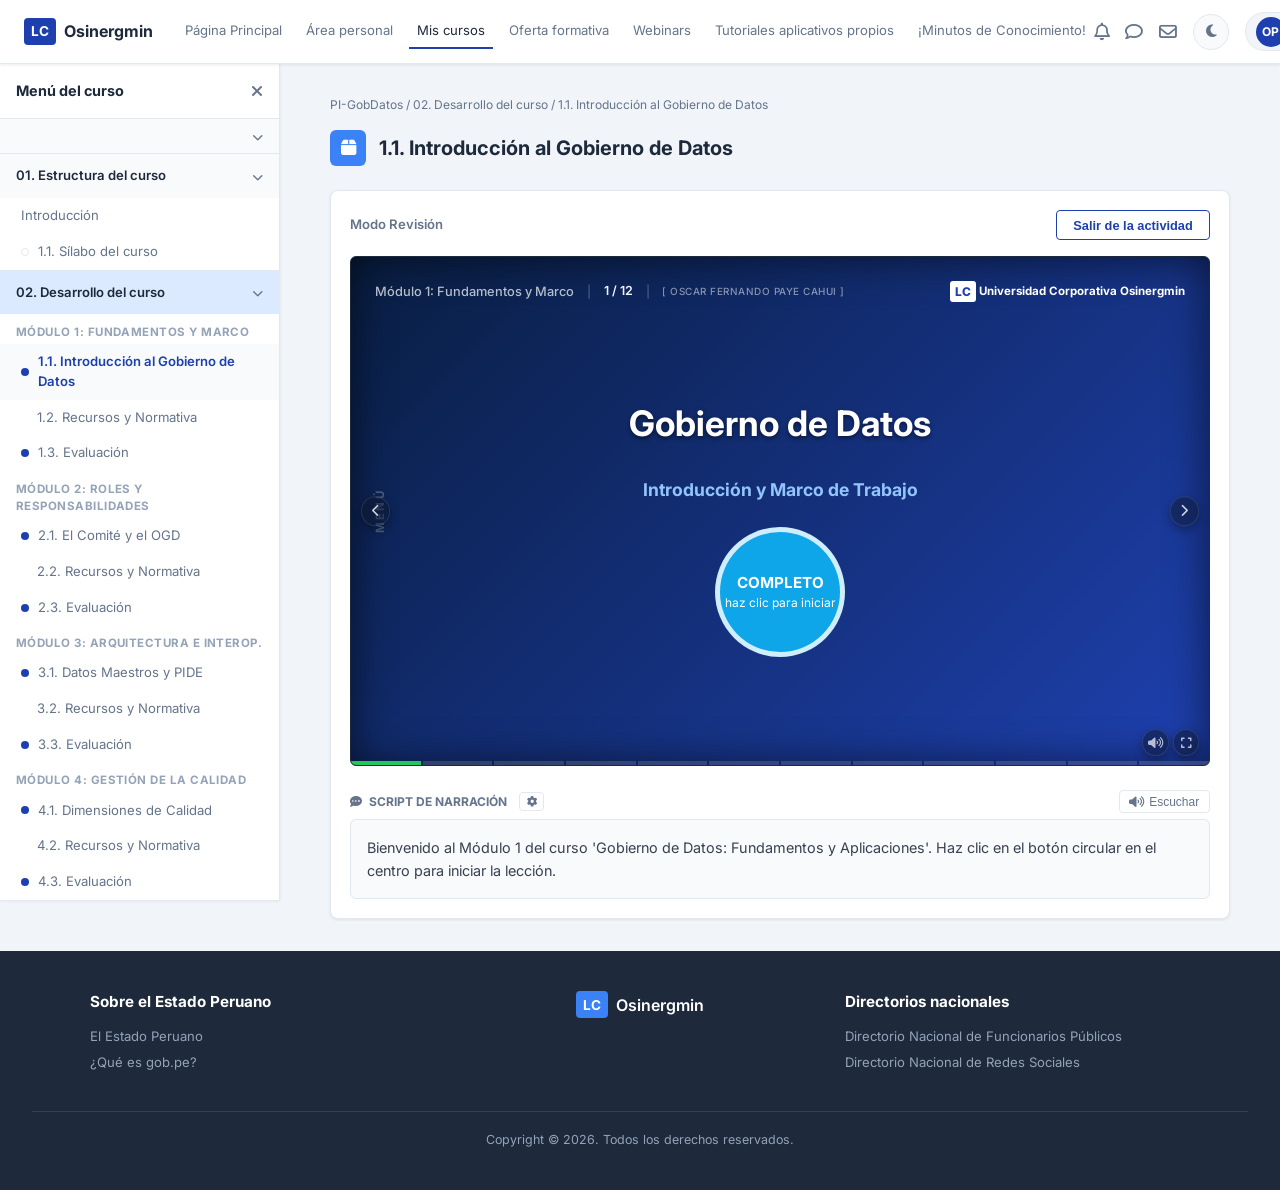
<file: index.html>
<!DOCTYPE html>
<html lang="es">
<head>
    <meta charset="UTF-8">
    <meta name="viewport" content="width=device-width, initial-scale=1.0">
    <title>Reproductor SCORM - Gobierno de Datos | Osinergmin</title>
    <meta name="description" content="Reproductor interactivo SCORM para el curso de Gobierno de Datos: Fundamentos y Aplicaciones - Universidad Corporativa Osinergmin.">
    <link rel="stylesheet" href="css/theme.css">
    <link rel="stylesheet" href="css/styles.css">
    <script src="js/theme.js"></script>
    <link rel="stylesheet" href="https://cdnjs.cloudflare.com/ajax/libs/font-awesome/6.4.0/css/all.min.css">
    <link href="https://fonts.googleapis.com/css2?family=Inter:wght@300;400;500;600;700&display=swap" rel="stylesheet">
    <style>
        body { font-family: 'Inter', 'Segoe UI', sans-serif; background: var(--bg-main); color: var(--text-primary); }

        /* ── Header ── */
        .header {
            height: var(--header-height);
            background-color: var(--bg-header);
            display: flex;
            align-items: center;
            justify-content: space-between;
            padding: 0 1.5rem;
            position: fixed;
            top: 0; left: 0;
            width: 100%;
            z-index: 1000;
            border-bottom: 1px solid var(--header-border);
        }
        .header-left { display: flex; align-items: center; gap: 1.5rem; }
        .logo { display: flex; align-items: center; gap: 0.5rem; font-weight: bold; font-size: 1rem; color: var(--logo-text); }
        .logo .lc-box { background: var(--accent-blue); color: white; padding: 0.2rem 0.45rem; border-radius: 4px; font-size: 0.85rem; }
        .nav-menu { display: flex; gap: 0.5rem; }
        .nav-item { color: var(--nav-item-color); font-size: 0.82rem; padding: 0.4rem 0.5rem; white-space: nowrap; text-decoration: none; transition: color 0.2s; }
        .nav-item:hover, .nav-item.active { color: var(--nav-item-active); }
        .header-right { display: flex; align-items: center; gap: 1rem; color: var(--icon-color); }
        .icon-btn { cursor: pointer; font-size: 1.1rem; color: var(--icon-color); }
        .user-profile { display: flex; align-items: center; gap: 0.5rem; background: var(--bg-user-pill); padding: 0.2rem 0.6rem; border-radius: 20px; color: var(--text-primary); border: 1px solid var(--border-color); }
        .avatar { width: 30px; height: 30px; background: var(--accent-blue); border-radius: 50%; display: flex; align-items: center; justify-content: center; font-weight: 700; font-size: 0.75rem; color: white; }

        /* ── Sidebar (light, like Moodle) ── */
        .sidebar-moodle {
            width: var(--sidebar-width);
            background: var(--bg-sidebar);
            border-right: 1px solid var(--border-color);
            position: fixed;
            top: var(--header-height);
            left: 0;
            height: calc(100vh - var(--header-height));
            overflow-y: auto;
            z-index: 100;
            box-shadow: var(--shadow-sm);
        }
        .sidebar-moodle::-webkit-scrollbar { width: 4px; }
        .sidebar-moodle::-webkit-scrollbar-thumb { background: var(--border-color); border-radius: 2px; }

        .sidebar-top-bar {
            display: flex; align-items: center; justify-content: space-between;
            padding: 1rem; border-bottom: 1px solid var(--border-color);
            position: sticky; top: 0; background: var(--bg-sidebar); z-index: 10;
        }
        .sidebar-top-bar h3 { font-size: 0.9rem; font-weight: 700; color: var(--text-primary); }
        .sidebar-top-bar .close-btn { cursor: pointer; color: var(--text-secondary); font-size: 1rem; }

        .sidebar-section { border-bottom: 1px solid var(--border-color); }
        .sidebar-section-header {
            display: flex; align-items: center; justify-content: space-between;
            padding: 0.75rem 1rem; cursor: pointer;
            background: var(--bg-elevated); transition: background var(--transition); user-select: none;
        }
        .sidebar-section-header:hover { background: var(--bg-subtle); }
        .sidebar-section-header.active-section { background: var(--accent-blue-subtle); }
        .sec-label { font-size: 0.82rem; font-weight: 600; color: var(--text-primary); }
        .chevron { font-size: 0.68rem; color: var(--text-secondary); transition: transform 0.25s; }
        .sidebar-section-header.open .chevron { transform: rotate(180deg); }

        .sidebar-section-body { display: none; background: var(--bg-sidebar); }
        .sidebar-section-body.open { display: block; }

        .sidebar-item {
            display: flex; align-items: center; gap: 0.6rem;
            padding: 0.5rem 1rem 0.5rem 1.3rem;
            font-size: 0.82rem; color: var(--text-secondary);
            cursor: pointer; transition: background var(--transition);
        }
        .sidebar-item:hover { background: var(--bg-elevated); }
        .sidebar-item.active { color: var(--accent-blue); font-weight: 600; background: var(--bg-elevated); }
        .dot { width: 8px; height: 8px; border-radius: 50%; background: var(--accent-blue); flex-shrink: 0; }
        .dot.empty { background: transparent; border: 1.5px solid var(--border-color); }
        .subgroup-label { padding: 0.6rem 1rem 0.2rem 1rem; font-size: 0.72rem; font-weight: 700; color: var(--text-muted); text-transform: uppercase; letter-spacing: 0.04em; }

        /* ── Main layout ── */
        .main-wrapper { display: flex; margin-top: var(--header-height); min-height: calc(100vh - var(--header-height)); }
        .content-area { flex: 1; margin-left: var(--sidebar-width); padding: 2rem; background: var(--bg-main); }

        .player-container {
            max-width: 900px;
            margin: 0 auto;
        }

        /* ── Breadcrumb ── */
        .player-breadcrumb {
            font-size: 0.75rem;
            color: #64748b;
            margin-bottom: 1rem;
        }

        /* ── Activity Header Title ── */
        .activity-header {
            display: flex;
            align-items: center;
            gap: 0.8rem;
            margin-bottom: 1.5rem;
        }
        .activity-header-icon {
            width: 36px;
            height: 36px;
            background: #3b82f6;
            color: white;
            border-radius: 6px;
            display: flex;
            align-items: center;
            justify-content: center;
            font-size: 1.1rem;
        }
        .activity-header-title {
            font-size: 1.25rem;
            font-weight: 700;
            color: var(--text-primary);
        }

        /* ── SCORM Frame Box ── */
        .player-frame {
            background: var(--bg-card);
            border: 1px solid var(--border-color);
            border-radius: 8px;
            padding: 1.2rem;
            box-shadow: var(--shadow-sm);
            position: relative;
        }

        /* Fullscreen styles for immersive presentation mode on the slide screen directly */
        #slide-screen:fullscreen {
            width: 100vw;
            height: 100vh;
            max-width: calc(100vh * (16 / 9.5));
            max-height: calc(100vw * (9.5 / 16));
            aspect-ratio: 16 / 9.5;
            margin: auto;
            border-radius: 0;
            padding: 1.5rem 2.5rem 1rem 2.5rem;
            box-sizing: border-box;
            background: linear-gradient(135deg, #091e42 0%, #1e40af 100%);
            display: flex;
            flex-direction: column;
            justify-content: space-between;
            box-shadow: 0 10px 30px rgba(0,0,0,0.5);
        }

        /* Mathematically exact base font size when fullscreen is active to maintain 100% faithful proportions */
        html.fullscreen-active {
            font-size: calc(min(100vw, calc(100vh * (16 / 9.5))) * (16 / 860));
        }

        /* Fullscreen toggle button style in the slide controls bar */
        .control-btn.fullscreen {
            background: rgba(255, 255, 255, 0.1);
            color: rgba(255, 255, 255, 0.8);
            width: 22px;
            height: 22px;
            border-radius: 50%;
            display: flex;
            align-items: center;
            justify-content: center;
            cursor: pointer;
            transition: all 0.2s;
            font-size: 0.7rem;
            margin-left: 0.5rem;
        }
        .control-btn.fullscreen:hover {
            background: rgba(255, 255, 255, 0.2);
            color: white;
            transform: scale(1.1);
        }

        .player-frame-top {
            display: flex;
            justify-content: space-between;
            align-items: center;
            margin-bottom: 1rem;
        }

        .mode-label {
            font-size: 0.82rem;
            font-weight: 600;
            color: var(--text-secondary);
        }

        .btn-exit-activity {
            background: var(--bg-card);
            border: 1px solid var(--accent-blue);
            color: var(--accent-blue);
            font-size: 0.8rem;
            font-weight: 600;
            padding: 0.4rem 1rem;
            border-radius: 4px;
            cursor: pointer;
            transition: all 0.2s;
        }
        .btn-exit-activity:hover {
            background: var(--accent-blue-subtle);
        }

        /* ── Presentation Slide Screen ── */
        .slide-screen {
            position: relative;
            width: 100%;
            aspect-ratio: 16 / 9.5;
            background: linear-gradient(135deg, #091e42 0%, #1e40af 100%);
            border-radius: 6px;
            overflow: hidden;
            display: flex;
            flex-direction: column;
            justify-content: space-between;
            padding: 1.5rem 1.5rem 0.5rem 1.5rem;
            box-shadow: inset 0 0 40px rgba(0,0,0,0.6);
            border: 1px solid #1e293b;
        }

        /* Slide layout items */
        .slide-header {
            display: flex;
            justify-content: space-between;
            align-items: center;
            width: 100%;
            color: rgba(255,255,255,0.7);
            font-size: 0.8rem;
            font-weight: 500;
            z-index: 10;
        }
        .slide-header-left {
            display: flex;
            align-items: center;
            gap: 0.8rem;
        }
        .slide-header-divider {
            color: rgba(255,255,255,0.25);
            font-size: 0.75rem;
            user-select: none;
        }
        #slide-indicator {
            font-weight: 600;
            color: rgba(255, 255, 255, 0.95);
            font-size: 0.78rem;
        }

        .slide-logo {
            display: flex;
            align-items: center;
            font-size: 0.72rem;
            color: white;
            font-weight: bold;
        }
        .slide-logo .lc-box {
            background: white;
            color: #1e40af;
            font-weight: 800;
            padding: 0.1rem 0.3rem;
            border-radius: 3px;
            margin-right: 0.2rem;
            font-size: 0.75rem;
        }

        .slide-menu-label {
            position: absolute;
            left: 0.5rem;
            top: 50%;
            transform: translateY(-50%) rotate(-90deg);
            color: rgba(255,255,255,0.25);
            font-weight: 700;
            letter-spacing: 0.2em;
            font-size: 0.72rem;
            pointer-events: none;
            z-index: 10;
        }

        .slide-body {
            flex: 1;
            display: flex;
            align-items: center;
            justify-content: center;
            z-index: 10;
            padding: 0.5rem 2.5rem;
            position: relative;
            min-height: 0;
            overflow-y: auto;
        }
        /* Custom scrollbar to keep a high-end look */
        .slide-body::-webkit-scrollbar {
            width: 6px;
        }
        .slide-body::-webkit-scrollbar-track {
            background: rgba(255, 255, 255, 0.02);
            border-radius: 3px;
        }
        .slide-body::-webkit-scrollbar-thumb {
            background: rgba(255, 255, 255, 0.15);
            border-radius: 3px;
        }
        .slide-body::-webkit-scrollbar-thumb:hover {
            background: rgba(255, 255, 255, 0.25);
        }

        /* ── Slide Types Styling ── */
        .welcome-center {
            display: flex;
            flex-direction: column;
            align-items: center;
            gap: 1.5rem;
        }

        .pulse-welcome-btn {
            width: 8.125rem;
            height: 8.125rem;
            border-radius: 50%;
            background: #0ea5e9;
            border: 0.3125rem solid rgba(255,255,255,0.8);
            color: white;
            font-weight: 700;
            font-size: 0.95rem;
            display: flex;
            flex-direction: column;
            align-items: center;
            justify-content: center;
            text-align: center;
            cursor: pointer;
            box-shadow: 0 0 0 0 rgba(14, 165, 233, 0.7);
            animation: welcome-pulse 2s infinite;
            user-select: none;
            transition: transform 0.2s;
        }
        .pulse-welcome-btn:hover {
            transform: scale(1.05);
        }
        @keyframes welcome-pulse {
            0% { box-shadow: 0 0 0 0 rgba(14, 165, 233, 0.7); }
            70% { box-shadow: 0 0 0 1.25rem rgba(14, 165, 233, 0); }
            100% { box-shadow: 0 0 0 0 rgba(14, 165, 233, 0); }
        }

        .slide-title-large {
            font-size: 2.2rem;
            font-weight: 700;
            color: white;
            text-align: center;
            line-height: 1.2;
            text-shadow: 0 2px 4px rgba(0,0,0,0.5);
        }
        .slide-subtitle-large {
            font-size: 1.1rem;
            color: #93c5fd;
            text-align: center;
            margin-top: 0.5rem;
        }
        .slide-desc-large {
            font-size: 0.85rem;
            color: rgba(255,255,255,0.7);
            margin-top: 1.5rem;
            text-align: center;
        }

        /* Exercise Cover Card */
        .exercise-cover-card {
            background: white;
            color: #1e293b;
            padding: 2rem;
            border-radius: 0.625rem;
            max-width: 30rem;
            width: 100%;
            text-align: center;
            box-shadow: 0 10px 25px rgba(0,0,0,0.3);
            display: flex;
            flex-direction: column;
            align-items: center;
            gap: 1rem;
        }
        .exercise-cover-card h3 {
            font-size: 1.25rem;
            font-weight: 700;
            color: #0ea5e9;
        }
        .exercise-cover-card p {
            font-size: 0.88rem;
            line-height: 1.5;
            color: #475569;
        }
        .btn-start-exercise {
            background: #0ea5e9;
            color: white;
            border: none;
            padding: 0.5rem 2rem;
            font-size: 0.9rem;
            font-weight: 600;
            border-radius: 20px;
            cursor: pointer;
            transition: background 0.2s;
        }
        .btn-start-exercise:hover {
            background: #0284c7;
        }

        /* Exercise Play State */
        .exercise-question-box {
            color: white;
            max-width: 37.5rem;
            width: 100%;
            display: flex;
            flex-direction: column;
            gap: 1rem;
        }
        .exercise-question-title {
            font-size: 1rem;
            font-weight: 600;
            line-height: 1.4;
            margin-bottom: 0.5rem;
        }
        .exercise-options-list {
            display: flex;
            flex-direction: column;
            gap: 0.6rem;
        }
        .exercise-option {
            background: rgba(255,255,255,0.08);
            border: 1px solid rgba(255,255,255,0.15);
            border-radius: 6px;
            padding: 0.8rem 1.2rem;
            color: white;
            font-size: 0.85rem;
            cursor: pointer;
            transition: all 0.2s;
            text-align: left;
            width: 100%;
            display: flex;
            align-items: center;
            justify-content: space-between;
        }
        .exercise-option:hover {
            background: rgba(255,255,255,0.15);
            border-color: rgba(255,255,255,0.3);
        }
        .exercise-option.correct {
            background: rgba(16, 185, 129, 0.25);
            border-color: #10b981;
            color: #a7f3d0;
            pointer-events: none;
        }
        .exercise-option.incorrect {
            background: rgba(239, 68, 68, 0.25);
            border-color: #ef4444;
            color: #fca5a5;
            pointer-events: none;
        }
        .exercise-feedback {
            font-size: 0.82rem;
            padding: 0.6rem 1rem;
            border-radius: 4px;
            margin-top: 0.5rem;
            display: none;
        }
        .exercise-feedback.success {
            background: rgba(16, 185, 129, 0.15);
            border: 1px solid rgba(16, 185, 129, 0.3);
            color: #34d399;
            display: block;
        }
        .exercise-feedback.error {
            background: rgba(239, 68, 68, 0.15);
            border: 1px solid rgba(239, 68, 68, 0.3);
            color: #f87171;
            display: block;
        }

        /* ── Player Bar Controls (Moodle style) ── */
        /* ── Floating Navigation Controls ── */
        .nav-arrow {
            position: absolute;
            top: 50%;
            transform: translateY(-50%);
            width: 1.85rem;
            height: 1.85rem;
            border-radius: 50%;
            background: rgba(15, 23, 42, 0.45);
            border: 1px solid rgba(255, 255, 255, 0.1);
            color: rgba(255, 255, 255, 0.8);
            display: flex;
            align-items: center;
            justify-content: center;
            cursor: pointer;
            z-index: 100;
            transition: all 0.2s cubic-bezier(0.4, 0, 0.2, 1);
            font-size: 0.8rem;
            box-shadow: 0 4px 10px rgba(0,0,0,0.3);
            padding: 0;
            outline: none;
        }
        .nav-arrow:hover {
            background: rgba(15, 23, 42, 0.8);
            border-color: rgba(255, 255, 255, 0.3);
            color: #ffffff;
            transform: translateY(-50%) scale(1.12);
            box-shadow: 0 6px 15px rgba(0,0,0,0.5);
        }
        .nav-arrow.prev-arrow {
            left: 0.6rem;
        }
        .nav-arrow.next-arrow {
            right: 0.6rem;
        }

        /* ── Floating Fullscreen Button ── */
        .fullscreen-float-btn {
            position: absolute;
            right: 0.6rem;
            bottom: 0.6rem;
            width: 1.65rem;
            height: 1.65rem;
            border-radius: 50%;
            background: rgba(15, 23, 42, 0.45);
            border: 1px solid rgba(255, 255, 255, 0.1);
            color: rgba(255, 255, 255, 0.7);
            display: flex;
            align-items: center;
            justify-content: center;
            cursor: pointer;
            z-index: 100;
            transition: all 0.2s cubic-bezier(0.4, 0, 0.2, 1);
            font-size: 0.75rem;
            box-shadow: 0 4px 10px rgba(0,0,0,0.3);
            padding: 0;
            outline: none;
        }
        .fullscreen-float-btn:hover {
            background: rgba(15, 23, 42, 0.8);
            border-color: rgba(255, 255, 255, 0.3);
            color: #ffffff;
            transform: scale(1.12);
            box-shadow: 0 6px 15px rgba(0,0,0,0.5);
        }

        .tts-float-btn {
            position: absolute;
            right: 2.5rem;
            bottom: 0.6rem;
            width: 1.65rem;
            height: 1.65rem;
            border-radius: 50%;
            background: rgba(15, 23, 42, 0.45);
            border: 1px solid rgba(255, 255, 255, 0.1);
            color: rgba(255, 255, 255, 0.7);
            display: flex;
            align-items: center;
            justify-content: center;
            cursor: pointer;
            z-index: 100;
            transition: all 0.2s cubic-bezier(0.4, 0, 0.2, 1);
            font-size: 0.75rem;
            box-shadow: 0 4px 10px rgba(0,0,0,0.3);
            padding: 0;
            outline: none;
        }
        .tts-float-btn:hover {
            background: rgba(15, 23, 42, 0.8);
            border-color: rgba(255, 255, 255, 0.3);
            color: #ffffff;
            transform: scale(1.12);
            box-shadow: 0 6px 15px rgba(0,0,0,0.5);
        }

        /* ── Thin Progress Bar at the Bottom Edge ── */
        .progress-bar-bottom {
            position: absolute;
            bottom: 0;
            left: 0;
            width: 100%;
            height: 4px;
            display: flex;
            gap: 2px;
            z-index: 100;
        }
        .progress-bar-bottom .segment {
            flex: 1;
            height: 100%;
            background: rgba(255, 255, 255, 0.15);
            border-radius: 0;
            transition: background 0.3s ease;
        }
        .progress-bar-bottom .segment.filled {
            background: #22c55e; /* green */
        }

        .student-name {
            font-weight: 500;
            color: rgba(255,255,255,0.5);
            text-transform: uppercase;
            font-size: 0.62rem;
            letter-spacing: 0.05em;
        }

        /* ── Script Box ── */
        .script-section {
            margin-top: 1.5rem;
        }
        .script-header {
            font-size: 0.75rem;
            font-weight: 700;
            color: var(--text-secondary);
            text-transform: uppercase;
            margin-bottom: 0.4rem;
            display: flex;
            align-items: center;
            gap: 0.4rem;
        }
        .script-body {
            background: var(--bg-elevated);
            border: 1px solid var(--border-color);
            border-radius: 6px;
            padding: 1rem;
            font-size: 0.9rem;
            line-height: 1.6;
            color: var(--text-body);
            min-height: 80px;
        }

        /* Drag & Drop Exercise */
        .dragdrop-container {
            display: flex;
            gap: 0.6rem;
            width: 100%;
            max-width: 48.75rem;
            align-items: stretch;
            color: white;
        }
        .dragdrop-column {
            flex: 1;
            display: flex;
            flex-direction: column;
            gap: 0.25rem;
            background: rgba(255, 255, 255, 0.03);
            border: 1px solid rgba(255, 255, 255, 0.08);
            border-radius: 6px;
            padding: 0.35rem;
        }
        .dragdrop-column h5 {
            font-size: 0.65rem;
            font-weight: 700;
            color: #38bdf8;
            margin-bottom: 0.1rem;
            text-transform: uppercase;
            letter-spacing: 0.05em;
            text-align: center;
        }
        .drag-item {
            background: rgba(255, 255, 255, 0.08);
            border: 1px solid rgba(255, 255, 255, 0.15);
            border-radius: 4px;
            padding: 0.25rem 0.45rem;
            font-size: 0.58rem;
            cursor: grab;
            user-select: none;
            transition: all 0.2s;
            line-height: 1.2;
        }
        .drag-item:hover {
            background: rgba(255, 255, 255, 0.15);
            border-color: #38bdf8;
        }
        .drag-item.selected {
            background: rgba(56, 189, 248, 0.25);
            border-color: #38bdf8;
            box-shadow: 0 0 8px rgba(56, 189, 248, 0.4);
        }
        .drag-item.correct {
            background: rgba(16, 185, 129, 0.15) !important;
            border-color: #10b981 !important;
            color: #a7f3d0 !important;
            cursor: not-allowed;
            opacity: 0.75;
        }
        .drop-zone {
            background: rgba(255, 255, 255, 0.04);
            border: 1.5px dashed rgba(255, 255, 255, 0.2);
            border-radius: 4px;
            padding: 0.25rem 0.4rem;
            min-height: 32px;
            display: flex;
            flex-direction: column;
            gap: 0.1rem;
            font-size: 0.58rem;
            transition: all 0.2s;
        }
        .drop-zone-header {
            display: flex;
            justify-content: space-between;
            align-items: center;
            font-weight: 600;
            color: #94a3b8;
            font-size: 0.58rem;
            text-transform: uppercase;
        }
        .drop-zone-header .platform-tag {
            background: rgba(56, 189, 248, 0.15);
            color: #38bdf8;
            padding: 0.02rem 0.15rem;
            border-radius: 2px;
            font-size: 0.52rem;
        }
        .drop-zone.hovered {
            background: rgba(56, 189, 248, 0.08);
            border-color: #38bdf8;
        }
        .drop-zone.correct {
            background: rgba(16, 185, 129, 0.06);
            border-color: #10b981;
            border-style: solid;
        }

        /* Fill in Blanks Exercise */
        .fillin-container {
            background: rgba(255, 255, 255, 0.03);
            border: 1px solid rgba(255, 255, 255, 0.08);
            border-radius: 0.5rem;
            padding: 1.2rem;
            max-width: 45rem;
            width: 100%;
            color: white;
            display: flex;
            flex-direction: column;
            gap: 1rem;
        }
        .fillin-text {
            font-size: 0.82rem;
            line-height: 2.0;
            text-align: justify;
        }
        .fillin-select {
            background: #1e293b;
            color: #38bdf8;
            border: 1px solid rgba(255, 255, 255, 0.2);
            border-radius: 4px;
            padding: 0.15rem 0.4rem;
            font-size: 0.8rem;
            font-weight: 600;
            cursor: pointer;
            outline: none;
            transition: all 0.2s;
            margin: 0 0.2rem;
            display: inline-block;
        }
        .fillin-select:focus {
            border-color: #38bdf8;
            box-shadow: 0 0 5px rgba(56, 189, 248, 0.5);
        }
        .fillin-select.correct {
            border-color: #10b981 !important;
            color: #10b981 !important;
            background: rgba(16, 185, 129, 0.1);
        }
        .fillin-select.incorrect {
            border-color: #ef4444 !important;
            color: #ef4444 !important;
            background: rgba(239, 68, 68, 0.1);
        }
        .btn-fillin-check {
            background: #0ea5e9;
            color: white;
            border: none;
            padding: 0.45rem 1.5rem;
            font-size: 0.8rem;
            font-weight: 600;
            border-radius: 4px;
            cursor: pointer;
            align-self: center;
            transition: background 0.2s;
        }
        .btn-fillin-check:hover {
            background: #0284c7;
        }

        /* Choose Your Own Adventure Exercise */
        .adventure-container {
            background: rgba(255, 255, 255, 0.03);
            border: 1px solid rgba(255, 255, 255, 0.08);
            border-radius: 0.5rem;
            padding: 1.2rem;
            max-width: 45rem;
            width: 100%;
            color: white;
            display: flex;
            flex-direction: column;
            gap: 1rem;
        }
        .adventure-scenario {
            background: rgba(14, 165, 233, 0.08);
            border-left: 4px solid #0ea5e9;
            padding: 0.8rem 1rem;
            font-size: 0.82rem;
            line-height: 1.5;
            border-radius: 0 4px 4px 0;
        }
        .adventure-options {
            display: flex;
            flex-direction: column;
            gap: 0.6rem;
        }
        .adventure-option-btn {
            background: rgba(255, 255, 255, 0.06);
            border: 1px solid rgba(255, 255, 255, 0.12);
            border-radius: 6px;
            padding: 0.7rem 1rem;
            color: white;
            font-size: 0.78rem;
            text-align: left;
            line-height: 1.4;
            cursor: pointer;
            transition: all 0.2s;
            width: 100%;
        }
        .adventure-option-btn:hover {
            background: rgba(255, 255, 255, 0.12);
            border-color: rgba(255, 255, 255, 0.25);
        }
        .adventure-option-btn.correct {
            background: rgba(16, 185, 129, 0.15) !important;
            border-color: #10b981 !important;
            color: #a7f3d0 !important;
        }
        .adventure-option-btn.incorrect {
            background: rgba(239, 68, 68, 0.15) !important;
            border-color: #ef4444 !important;
            color: #fca5a5 !important;
        }

        /* Content Slides Specifics */
        .content-split {
            display: flex;
            gap: 1.5rem;
            width: 100%;
            color: white;
            align-items: center;
        }
        .content-split-left {
            flex: 1;
            display: flex;
            flex-direction: column;
            align-items: center;
            justify-content: center;
            background: rgba(255, 255, 255, 0.04);
            border: 1px solid rgba(255, 255, 255, 0.08);
            border-radius: 8px;
            padding: 1.5rem;
            text-align: center;
        }
        .content-split-right {
            flex: 1.2;
            display: flex;
            flex-direction: column;
            gap: 0.8rem;
        }
        .metric-circle {
            width: 100px;
            height: 100px;
            border-radius: 50%;
            border: 6px solid #f59e0b; /* amber */
            display: flex;
            flex-direction: column;
            align-items: center;
            justify-content: center;
            font-size: 1.8rem;
            font-weight: 800;
            color: #f59e0b;
            margin-bottom: 0.5rem;
            box-shadow: 0 0 15px rgba(245, 158, 11, 0.2);
        }
        .list-card {
            background: rgba(255, 255, 255, 0.06);
            border-radius: 6px;
            padding: 0.6rem 0.8rem;
            font-size: 0.78rem;
            line-height: 1.4;
            display: flex;
            gap: 0.6rem;
            align-items: flex-start;
        }
        .list-card i {
            color: #f59e0b;
            font-size: 0.95rem;
            margin-top: 0.1rem;
        }
        .list-card-title {
            font-weight: 700;
            margin-bottom: 0.15rem;
            color: white;
        }
        .comparison-container {
            display: flex;
            gap: 1.2rem;
            width: 100%;
            max-width: 47.5rem;
            color: white;
        }
        .comparison-box {
            flex: 1;
            background: rgba(255,255,255,0.03);
            border: 1px solid rgba(255,255,255,0.08);
            border-radius: 8px;
            padding: 1.2rem;
            display: flex;
            flex-direction: column;
            align-items: center;
            text-align: center;
            gap: 0.5rem;
            transition: all 0.3s cubic-bezier(0.4, 0, 0.2, 1);
        }
        .comparison-box:hover {
            transform: translateY(-5px);
            background: rgba(255, 255, 255, 0.06);
        }
        .comparison-box.blue-theme {
            border-top: 4px solid #3b82f6;
        }
        .comparison-box.blue-theme:hover {
            border-top-color: #60a5fa;
            box-shadow: 0 12px 30px rgba(59, 130, 246, 0.2);
        }
        .comparison-box.green-theme {
            border-top: 4px solid #10b981;
        }
        .comparison-box.green-theme:hover {
            border-top-color: #34d399;
            box-shadow: 0 12px 30px rgba(16, 185, 129, 0.2);
        }
        .comparison-icon {
            font-size: 2.2rem;
            margin-bottom: 0.3rem;
        }
        .comparison-box.blue-theme .comparison-icon { color: #3b82f6; }
        .comparison-box.green-theme .comparison-icon { color: #10b981; }

        /* Elegant image frame to showcase graphics */
        .comparison-image-frame {
            background: #ffffff;
            padding: 0.5rem;
            border-radius: 0.5rem;
            display: flex;
            align-items: center;
            justify-content: center;
            width: 100%;
            height: 8.75rem;
            box-shadow: 0 4px 12px rgba(0, 0, 0, 0.15);
            transition: all 0.3s cubic-bezier(0.4, 0, 0.2, 1);
            margin-bottom: 0.6rem;
            overflow: hidden;
        }
        .comparison-box:hover .comparison-image-frame {
            transform: scale(1.04);
            box-shadow: 0 8px 24px rgba(0, 0, 0, 0.3);
        }

        /* Global premium image frame for single images inside slides */
        .slide-image-frame {
            background: #ffffff;
            padding: 0.5rem;
            border-radius: 0.5rem;
            display: flex;
            align-items: center;
            justify-content: center;
            box-shadow: 0 8px 24px rgba(0,0,0,0.3);
            transition: all 0.3s cubic-bezier(0.4, 0, 0.2, 1);
            overflow: hidden;
            margin: 0 auto 1rem auto;
        }
        .slide-image-frame img {
            max-width: 100%;
            max-height: 100%;
            object-fit: contain;
            transition: all 0.3s ease;
        }
        .slide-image-frame:hover {
            transform: scale(1.03);
            box-shadow: 0 12px 30px rgba(0,0,0,0.45);
        }

        .slide-visual-mockup {
            display: flex;
            flex-direction: column;
            gap: 0.6rem;
            background: rgba(0,0,0,0.25);
            border: 1px solid rgba(255,255,255,0.1);
            border-radius: 8px;
            padding: 1rem;
            width: 100%;
            max-width: 42.5rem;
            color: white;
        }
        .slide-visual-desc {
            background: rgba(255, 255, 255, 0.05);
            border-radius: 4px;
            padding: 0.5rem 0.8rem;
            font-size: 0.72rem;
            color: #94a3b8;
            font-style: italic;
            display: flex;
            align-items: center;
            gap: 0.5rem;
        }

        /* Slide 3: Flip and Staggered Animations */
        @keyframes slideInAndReveal {
            0% { opacity: 0; transform: translateY(15px); }
            100% { opacity: 1; transform: translateY(0); }
        }
        @keyframes flipToCorp {
            0% { transform: rotateY(0deg); }
            100% { transform: rotateY(180deg); }
        }
        .comparison-box.staggered-box {
            opacity: 0;
            animation: slideInAndReveal 0.6s cubic-bezier(0.4, 0, 0.2, 1) forwards;
        }
        .staggered-box-1 { animation-delay: 0.1s; }
        .staggered-box-2 { animation-delay: 0.2s; }
        .staggered-box-3 { animation-delay: 0.3s; }
        .staggered-box-4 { animation-delay: 0.4s; }
        .staggered-box-5 { animation-delay: 0.5s; }
        .staggered-box-6 { animation-delay: 0.6s; }
        .staggered-box-7 { animation-delay: 0.7s; }
        .staggered-box-8 { animation-delay: 0.8s; }

        .icon-flip-container {
            perspective: 1000px;
            width: 2.2rem;
            height: 2.2rem;
            display: inline-flex;
            align-items: center;
            justify-content: center;
            margin-bottom: 0.3rem;
        }
        .icon-flip-inner {
            position: relative;
            width: 100%;
            height: 100%;
            text-align: center;
            transition: transform 0.6s cubic-bezier(0.4, 0, 0.2, 1);
            transform-style: preserve-3d;
        }
        .icon-food, .icon-corp {
            position: absolute;
            width: 100%;
            height: 100%;
            backface-visibility: hidden;
            display: flex;
            align-items: center;
            justify-content: center;
            font-size: 1.3rem;
            top: 0;
            left: 0;
        }
        .icon-corp {
            transform: rotateY(180deg);
        }
        .icon-flip-inner.auto-flip {
            animation: flipToCorp 0.8s cubic-bezier(0.4, 0, 0.2, 1) forwards;
        }
        .flip-delay-1 { animation-delay: 12.5s; }
        .flip-delay-2 { animation-delay: 16.5s; }
        .flip-delay-3 { animation-delay: 21.5s; }
        .flip-delay-4 { animation-delay: 25.5s; }
        .flip-delay-5 { animation-delay: 30.5s; }
        .flip-delay-6 { animation-delay: 35.5s; }
        .flip-delay-7 { animation-delay: 41.5s; }
        .flip-delay-8 { animation-delay: 46.5s; }

        .comparison-box.staggered-box:hover .icon-flip-inner {
            transform: rotateY(0deg) scale(1.15) !important;
        }

        /* Slide 4 Conductor animations */
        @keyframes floatConductor {
            0% { transform: translateY(0px) rotate(0deg); }
            50% { transform: translateY(-6px) rotate(3deg); }
            100% { transform: translateY(0px) rotate(0deg); }
        }
        @keyframes pulseBorder {
            0% { transform: scale(1); opacity: 0.8; }
            100% { transform: scale(1.06); opacity: 0; }
        }
        .gov-card {
            transition: all 0.3s cubic-bezier(0.4, 0, 0.2, 1) !important;
        }
        .gov-card:hover {
            transform: translateY(-5px);
            box-shadow: 0 12px 24px rgba(255,255,255,0.06);
            background: rgba(255,255,255,0.05) !important;
        }
        .center-conductor-card:hover {
            box-shadow: 0 16px 36px rgba(168,85,247,0.35) !important;
        }

        /* Module 3 interactive styles */
        @keyframes glowPulse {
            0% { box-shadow: 0 0 4px rgba(34,197,94,0.4); }
            100% { box-shadow: 0 0 15px rgba(34,197,94,0.8); }
        }
        .game-opt {
            cursor: grab;
            user-select: none;
            transition: all 0.2s ease;
        }
        .game-opt:hover {
            transform: translateY(-2px);
            box-shadow: 0 4px 10px rgba(255,255,255,0.05);
        }

        footer { background: var(--footer-bg); padding: 2.5rem 2rem; color: var(--footer-text); }
        .footer-content { max-width: 1100px; margin: 0 auto; display: grid; grid-template-columns: repeat(3,1fr); gap: 2rem; }
        .footer-content h4 { color: white; font-size: 0.95rem; margin-bottom: 0.8rem; }
        .footer-content li { font-size: 0.82rem; margin-bottom: 0.4rem; color: var(--footer-text); }
        .footer-bottom { text-align: center; margin-top: 2rem; padding-top: 1.2rem; border-top: 1px solid var(--footer-border); font-size: 0.78rem; }

        /* ── Modal de Descargas ── */
        .modal-overlay {
            position: fixed;
            top: 0; left: 0; right: 0; bottom: 0;
            background: rgba(0, 0, 0, 0.5);
            display: none;
            align-items: center;
            justify-content: center;
            z-index: 1000;
            backdrop-filter: blur(4px);
        }
        .modal-overlay.open {
            display: flex;
        }
        .modal-card {
            background: var(--bg-card);
            border: 1px solid var(--border-color);
            border-radius: 8px;
            width: 90%;
            max-width: 550px;
            box-shadow: var(--shadow-lg);
            overflow: hidden;
            animation: modalFadeIn 0.3s ease;
        }
        @keyframes modalFadeIn {
            from { transform: translateY(10px); opacity: 0; }
            to { transform: translateY(0); opacity: 1; }
        }
        .modal-header {
            background: var(--bg-elevated);
            padding: 1rem 1.25rem;
            border-bottom: 1px solid var(--border-color);
            display: flex;
            align-items: center;
            justify-content: space-between;
        }
        .modal-header h3 {
            font-size: 0.95rem;
            font-weight: 700;
            color: var(--text-primary);
            margin: 0;
            display: flex;
            align-items: center;
            gap: 0.5rem;
        }
        .modal-close-btn {
            background: transparent;
            border: none;
            color: var(--text-secondary);
            font-size: 1.1rem;
            cursor: pointer;
            transition: color var(--transition);
        }
        .modal-close-btn:hover {
            color: var(--text-primary);
        }
        .modal-body {
            padding: 1.25rem;
            max-height: 400px;
            overflow-y: auto;
        }
        .downloads-list {
            display: flex;
            flex-direction: column;
            gap: 0.8rem;
        }
        .download-item {
            background: var(--bg-main);
            border: 1px solid var(--border-color);
            border-radius: 6px;
            padding: 0.75rem 1rem;
            display: flex;
            align-items: center;
            justify-content: space-between;
            transition: background var(--transition), border-color var(--transition);
        }
        .download-item:hover {
            background: var(--accent-blue-subtle);
            border-color: var(--accent-blue);
        }
        .download-info {
            display: flex;
            align-items: flex-start;
            gap: 0.8rem;
            flex: 1;
            margin-right: 1rem;
        }
        .download-info i {
            font-size: 1.3rem;
            color: #ef4444;
            margin-top: 0.1rem;
        }
        .download-details {
            display: flex;
            flex-direction: column;
            gap: 0.15rem;
        }
        .download-name {
            font-size: 0.82rem;
            font-weight: 600;
            color: var(--text-primary);
        }
        .download-desc {
            font-size: 0.72rem;
            color: var(--text-muted);
            line-height: 1.3;
        }
        .btn-download-action {
            background: var(--accent-blue);
            color: white;
            border: none;
            border-radius: 4px;
            padding: 0.4rem 0.8rem;
            font-size: 0.75rem;
            font-weight: 600;
            cursor: pointer;
            display: flex;
            align-items: center;
            gap: 0.3rem;
            transition: background var(--transition);
            text-decoration: none;
        }
        .btn-download-action:hover {
            background: var(--accent-blue-hover);
        }

        /* ── Roles Organigram Chart ── */
        .roles-org-chart {
            display: flex;
            flex-direction: column;
            align-items: center;
            width: 100%;
            margin: 0.1rem 0;
            font-family: 'Inter', sans-serif;
        }
        .chart-row {
            display: flex;
            justify-content: center;
            width: 100%;
            position: relative;
        }
        .chart-card {
            background: rgba(255, 255, 255, 0.03);
            border: 1px solid rgba(255, 255, 255, 0.08);
            border-radius: 4px;
            padding: 0.25rem 0.4rem;
            min-width: 120px;
            width: 120px;
            text-align: center;
            box-shadow: 0 4px 10px rgba(0, 0, 0, 0.15);
            transition: all 0.3s ease;
            backdrop-filter: blur(8px);
            display: flex;
            flex-direction: column;
            align-items: center;
            gap: 0.1rem;
            box-sizing: border-box;
        }
        .chart-card:hover {
            transform: translateY(-1px);
            border-color: rgba(255, 255, 255, 0.2);
            box-shadow: 0 4px 12px rgba(56, 189, 248, 0.15);
        }
        .card-icon {
            font-size: 0.9rem;
            margin-bottom: 0.05rem;
        }
        .card-title {
            font-size: 0.6rem;
            font-weight: 700;
            color: #f8fafc;
            line-height: 1.1;
        }
        .card-details {
            font-size: 0.55rem;
            color: #94a3b8;
            text-align: left;
            align-self: flex-start;
            width: 100%;
            margin-left: 0.2rem;
            line-height: 1.3;
        }
        .card-director {
            border-left: 3px solid #38bdf8; /* Cyan accent */
        }
        .card-ogd {
            border-left: 3px solid #c084fc; /* Purple accent */
        }
        .card-owner {
            border-left: 3px solid #fb923c; /* Orange accent */
        }
        .card-steward {
            border-left: 3px solid #fb923c; /* Orange accent */
        }
        .card-technical {
            border-left: 3px solid #fb923c; /* Orange accent */
            padding-bottom: 0.5rem;
        }
        
        /* Connector lines */
        .chart-line-vertical {
            width: 2px;
            height: 10px;
            background: rgba(255, 255, 255, 0.15);
        }
        .chart-row-staff {
            display: flex;
            align-items: center;
            width: 100%;
            padding-left: 50%; /* Start line from center */
            position: relative;
            margin: 0.02rem 0;
            box-sizing: border-box;
        }
        .chart-line-horizontal-staff {
            width: 10px;
            height: 2px;
            background: rgba(255, 255, 255, 0.15);
            position: absolute;
            left: calc(50% - 1px);
        }
        .chart-row-staff .chart-card {
            margin-left: 9px;
            min-width: 115px;
            width: 115px;
            padding: 0.25rem 0.35rem;
        }
        .chart-line-split-container {
            width: 50%;
            height: 10px;
            position: relative;
            border-top: 2px solid rgba(255, 255, 255, 0.15);
            border-left: 2px solid rgba(255, 255, 255, 0.15);
            border-right: 2px solid rgba(255, 255, 255, 0.15);
            margin-top: -6px; /* Align vertical line to center of top border */
            z-index: 1;
            box-sizing: border-box;
        }
        .chart-columns {
            display: flex;
            justify-content: space-between;
            width: 100%;
            margin-top: 2px;
            gap: 0.4rem;
            box-sizing: border-box;
        }
        .chart-column {
            display: flex;
            flex-direction: column;
            align-items: center;
            flex: 1;
            max-width: 125px;
        }
        .chart-line-arrow {
            color: rgba(255, 255, 255, 0.2);
            margin: 0.02rem 0;
            font-size: 0.55rem;
        }
        
        .purple-text {
            color: #c084fc;
        }
        .orange-text {
            color: #fb923c;
        }
        
        /* Tab buttons */
        .visual-tab-btn.active-tab {
            background: rgba(255, 255, 255, 0.1) !important;
            box-shadow: 0 2px 6px rgba(0,0,0,0.2);
        }
        .visual-tab-btn:hover {
            background: rgba(255, 255, 255, 0.05);
        }
    </style>
</head>
<body>

<!-- ══ HEADER ══ -->
<header class="header">
    <div class="header-left">
        <div class="logo">
            <span class="lc-box">LC</span>
            <span>Osinergmin</span>
        </div>
        <nav class="nav-menu">
            <a href="index.html" class="nav-item">Página Principal</a>
            <a href="area-personal.html" class="nav-item">Área personal</a>
            <a href="mis-cursos.html" class="nav-item active">Mis cursos</a>
            <a href="#" class="nav-item">Oferta formativa</a>
            <a href="#" class="nav-item">Webinars</a>
            <a href="#" class="nav-item">Tutoriales aplicativos propios</a>
            <a href="#" class="nav-item">¡Minutos de Conocimiento!</a>
        </nav>
    </div>
    <div class="header-right">
        <i class="fa-regular fa-bell icon-btn"></i>
        <i class="fa-regular fa-comment icon-btn"></i>
        <i class="fa-regular fa-envelope icon-btn"></i>
        <button id="theme-toggle" class="theme-toggle-btn" onclick="toggleTheme()"><i class="fa-solid fa-moon"></i></button>
        <div class="user-profile">
            <div class="avatar">OP</div>
            <i class="fa-solid fa-chevron-down" style="font-size:0.65rem;"></i>
        </div>
    </div>
</header>

<div class="main-wrapper">

    <!-- ══ SIDEBAR ══ -->
    <aside class="sidebar-moodle">
        <div class="sidebar-top-bar">
            <h3>Menú del curso</h3>
            <i class="fa-solid fa-xmark close-btn"></i>
        </div>

        <!-- Top blank section -->
        <div class="sidebar-section">
            <div class="sidebar-section-header open" onclick="toggleSection(this)">
                <span class="sec-label" style="color:#94a3b8;font-size:0.7rem;"></span>
                <i class="fa-solid fa-chevron-up chevron"></i>
            </div>
        </div>

        <!-- 01. Estructura -->
        <div class="sidebar-section">
            <div class="sidebar-section-header open" onclick="toggleSection(this)">
                <span class="sec-label">01. Estructura del curso</span>
                <i class="fa-solid fa-chevron-up chevron"></i>
            </div>
            <div class="sidebar-section-body open">
                <div class="sidebar-item" onclick="window.location.href='seccion-01.html'">Introducción</div>
                <div class="sidebar-item" onclick="window.location.href='curso.html'">
                    <span class="dot empty"></span>
                    1.1. Sílabo del curso
                </div>
            </div>
        </div>

        <!-- 02. Desarrollo -->
        <div class="sidebar-section">
            <div class="sidebar-section-header open active-section" onclick="toggleSection(this)">
                <span class="sec-label">02. Desarrollo del curso</span>
                <i class="fa-solid fa-chevron-up chevron"></i>
            </div>
            <div class="sidebar-section-body open">
                <div class="subgroup-label">Módulo 1: Fundamentos y Marco</div>
                <div class="sidebar-item" id="side-mod1_1" onclick="loadModule('1')"><span class="dot"></span>1.1. Introducción al Gobierno de Datos</div>
                <div class="sidebar-item" onclick="openDownloadsModal('1')">&nbsp;&nbsp;&nbsp;&nbsp;1.2. Recursos y Normativa</div>
                <div class="sidebar-item" onclick="window.location.href='evaluacion.html?module=1'"><span class="dot"></span>1.3. Evaluación</div>

                <div class="subgroup-label">Módulo 2: Roles y Responsabilidades</div>
                <div class="sidebar-item" id="side-mod2_1" onclick="loadModule('2')"><span class="dot"></span>2.1. El Comité y el OGD</div>
                <div class="sidebar-item" onclick="openDownloadsModal('2')">&nbsp;&nbsp;&nbsp;&nbsp;2.2. Recursos y Normativa</div>
                <div class="sidebar-item" onclick="window.location.href='evaluacion.html?module=2'"><span class="dot"></span>2.3. Evaluación</div>

                <div class="subgroup-label">Módulo 3: Arquitectura e Interop.</div>
                <div class="sidebar-item" id="side-mod3_1" onclick="loadModule('3')"><span class="dot"></span>3.1. Datos Maestros y PIDE</div>
                <div class="sidebar-item" onclick="openDownloadsModal('3')">&nbsp;&nbsp;&nbsp;&nbsp;3.2. Recursos y Normativa</div>
                <div class="sidebar-item" onclick="window.location.href='evaluacion.html?module=3'"><span class="dot"></span>3.3. Evaluación</div>

                <div class="subgroup-label">Módulo 4: Gestión de la Calidad</div>
                <div class="sidebar-item" id="side-mod4_1" onclick="loadModule('4')"><span class="dot"></span>4.1. Dimensiones de Calidad</div>
                <div class="sidebar-item" onclick="openDownloadsModal('4')">&nbsp;&nbsp;&nbsp;&nbsp;4.2. Recursos y Normativa</div>
                <div class="sidebar-item" onclick="window.location.href='evaluacion.html?module=4'"><span class="dot"></span>4.3. Evaluación</div>

                <div class="subgroup-label">Módulo 5: Metadatos y Trazabilidad</div>
                <div class="sidebar-item" id="side-mod5_1" onclick="loadModule('5')"><span class="dot"></span>5.1. ADN del Dato</div>
                <div class="sidebar-item" onclick="openDownloadsModal('5')">&nbsp;&nbsp;&nbsp;&nbsp;5.2. Recursos y Normativa</div>
                <div class="sidebar-item" onclick="window.location.href='evaluacion.html?module=5'"><span class="dot"></span>5.3. Evaluación</div>

                <div class="subgroup-label">Módulo 6: Seguridad y Ética del Dato</div>
                <div class="sidebar-item" id="side-mod6_1" onclick="loadModule('6')"><span class="dot empty"></span>6.1. Anonimización y Privacidad</div>
                <div class="sidebar-item" onclick="openDownloadsModal('6')">&nbsp;&nbsp;&nbsp;&nbsp;6.2. Recursos y Normativa</div>
                <div class="sidebar-item" onclick="window.location.href='evaluacion.html?module=6'"><span class="dot"></span>6.3. Evaluación</div>
            </div>
        </div>

        <!-- 03. Retroalimentación -->
        <div class="sidebar-section">
            <div class="sidebar-section-header open" onclick="toggleSection(this)">
                <span class="sec-label">03. Retroalimentación del cu...</span>
                <i class="fa-solid fa-chevron-up chevron"></i>
            </div>
            <div class="sidebar-section-body open">
                <div class="sidebar-item" onclick="window.location.href='modulo.html?m=3'"><span class="dot"></span>3.1. Encuesta de valoración del c...</div>
            </div>
        </div>

        <!-- 04. Acreditación -->
        <div class="sidebar-section">
            <div class="sidebar-section-header open" onclick="toggleSection(this)">
                <span class="sec-label">04. Acreditación del curso</span>
                <i class="fa-solid fa-chevron-up chevron"></i>
            </div>
            <div class="sidebar-section-body open">
                <div class="sidebar-item" onclick="window.location.href='modulo.html?m=4'"><span class="dot"></span>Certificado de 6 horas cronológi...</div>
            </div>
        </div>
    </aside>

    <!-- ══ MAIN CONTENT ══ -->
    <main class="content-area">
        <div class="player-container">
            
            <!-- Breadcrumb -->
            <div class="player-breadcrumb" id="player-breadcrumb">
                PI-GobDatos / 02. Desarrollo del curso / 1.1. Introducción al Gobierno de Datos
            </div>

            <!-- Activity Header -->
            <div class="activity-header">
                <div class="activity-header-icon">
                    <i class="fa-solid fa-box"></i>
                </div>
                <div class="activity-header-title" id="activity-title">
                    1.1. Introducción al Gobierno de Datos
                </div>
            </div>

            <!-- SCORM Box Frame -->
            <div class="player-frame">
                <div class="player-frame-top">
                    <span class="mode-label">Modo Revisión</span>
                    <button class="btn-exit-activity" id="btn-exit" onclick="exitActivity()">Salir de la actividad</button>
                </div>

                <!-- Slide Screen Area -->
                <div class="slide-screen" id="slide-screen">
                    
                    <!-- Slide Header -->
                    <div class="slide-header">
                        <div class="slide-header-left">
                            <span id="slide-header-module">Módulo 1</span>
                            <span class="slide-header-divider">|</span>
                            <span id="slide-indicator">1 / 5</span>
                            <span class="slide-header-divider">|</span>
                            <span class="student-name">[ Oscar Fernando Paye Cahui ]</span>
                        </div>
                        <div class="slide-logo">
                            <span class="lc-box">LC</span>
                            <span>Universidad Corporativa Osinergmin</span>
                        </div>
                    </div>

                    <!-- Slide Menu Side Indicator -->
                    <div class="slide-menu-label">MENÚ</div>

                    <!-- Slide Body Content -->
                    <div class="slide-body" id="slide-body">
                        <!-- Loaded dynamically via JS -->
                    </div>

                    <!-- Floating Navigation Controls -->
                    <button class="nav-arrow prev-arrow" onclick="prevSlide()"><i class="fa-solid fa-chevron-left"></i></button>
                    <button class="nav-arrow next-arrow" onclick="nextSlide()"><i class="fa-solid fa-chevron-right"></i></button>

                    <!-- TTS & Fullscreen Buttons -->
                    <button class="tts-float-btn tts-btn" onclick="readCurrentScript()" title="Escuchar">
                        <i class="fa-solid fa-volume-high"></i>
                    </button>
                    <button class="fullscreen-float-btn" id="btn-fullscreen-slide" onclick="toggleFullscreen()" title="Pantalla completa">
                        <i class="fa-solid fa-expand"></i>
                    </button>

                    <!-- Bottom-edge Progress Bar -->
                    <div class="progress-bar-bottom" id="progress-mod-segments"></div>

                </div><!-- /slide-screen -->

                <!-- Narrator Script Section -->
                <div class="script-section">
                    <div class="script-header">
                        <i class="fa-solid fa-comment-dots"></i> Script de Narración
                        <button onclick="TTS.configure()" title="Configurar API Key" style="margin-left:0.4rem;background:transparent;border:1px solid var(--border-color);color:var(--text-secondary);border-radius:4px;padding:0.2rem 0.4rem;cursor:pointer;font-size:0.65rem;">
                            <i class="fa-solid fa-gear"></i>
                        </button>
                        <button class="tts-btn" onclick="readCurrentScript()" title="Escuchar" style="margin-left:auto;background:transparent;border:1px solid var(--border-color);color:var(--text-secondary);border-radius:4px;padding:0.2rem 0.6rem;cursor:pointer;font-size:0.75rem;display:flex;align-items:center;gap:0.3rem;">
                            <i class="fa-solid fa-volume-high"></i> Escuchar
                        </button>
                    </div>
                    <div class="script-body" id="narrator-script">
                        Bienvenido al Módulo 1.
                    </div>
                </div>

            </div><!-- /player-frame -->

        </div>
    </main>
</div>

<!-- Footer -->
<footer>
    <div class="footer-content">
        <div>
            <h4>Sobre el Estado Peruano</h4>
            <ul>
                <li>El Estado Peruano</li>
                <li>¿Qué es gob.pe?</li>
            </ul>
        </div>
        <div style="text-align:center;">
            <div class="logo" style="justify-content:center; margin-bottom:0.8rem;">
                <span class="lc-box" style="background:#3b82f6;color:white;">LC</span>
                <span style="color:white;font-weight:600;">Osinergmin</span>
            </div>
        </div>
        <div>
            <h4>Directorios nacionales</h4>
            <ul>
                <li>Directorio Nacional de Funcionarios Públicos</li>
                <li>Directorio Nacional de Redes Sociales</li>
            </ul>
        </div>
    </div>
    <div class="footer-bottom">Copyright © 2026. Todos los derechos reservados.</div>
</footer>

<script src="js/tts.js"></script>
<script>
    function readCurrentScript() {
        const scriptEl = document.getElementById('narrator-script');
        if (scriptEl) TTS.toggle(scriptEl.textContent);
    }
    // Slide show mock database for all 6 modules
    const modulesSlidesData = {
        "1": {
            title: "1.1. Introducción al Gobierno de Datos",
            subtitle: "Módulo 1: Fundamentos y Marco",
            salirHash: "#mod1_1",
            slides: [
                {
                    type: "welcome",
                    title: "Gobierno de Datos",
                    subtitle: "Introducción y Marco de Trabajo",
                    buttonText: "COMPLETO<br><span style='font-size:0.75rem;font-weight:normal;'>haz clic para iniciar</span>",
                    script: "Bienvenido al Módulo 1 del curso 'Gobierno de Datos: Fundamentos y Aplicaciones'. Haz clic en el botón circular en el centro para iniciar la lección."
                },
                {
                    type: "intro",
                    title: "Módulo 1",
                    subtitle: "Fundamentos y Marco de Gobierno de Datos en el Estado Peruano",
                    desc: "Curso desarrollado para el fortalecimiento de conocimientos sobre el Gobierno de Datos",
                    script: "En este módulo revisaremos los Fundamentos y el Marco de Gobierno de Datos en el Estado Peruano. Este curso te ayudará a comprender cómo los datos se convierten en activos estratégicos de la institución."
                },
                {
                    type: "content",
                    title: "Valor Público: Beneficios del Gobierno de Datos",
                    contentHtml: `
                        <div class="content-split">
                            <div class="content-split-left" style="display:flex; flex-direction:column; align-items:center; justify-content:center;">
                                <div class="slide-image-frame" style="width: 13.75rem; height: 11.5rem; margin-bottom: 1rem;">
                                    <img src="imagenes/modulo-01/valor-publico.png" alt="Impacto Estratégico">
                                </div>
                                <div style="font-size:0.85rem;font-weight:bold;color:#10b981;text-transform:uppercase;letter-spacing:1px;">Impacto Estratégico</div>
                                <div style="font-size:0.7rem;color:rgba(255,255,255,0.6);margin-top:0.3rem;">Eficiencia y Valor</div>
                            </div>
                            <div class="content-split-right">
                                <div class="list-card">
                                    <i class="fa-solid fa-bullseye" style="color:#10b981;"></i>
                                    <div>
                                        <div class="list-card-title">Decisiones Precisas</div>
                                        <div style="color:rgba(255,255,255,0.7);">Información confiable y oportuna para diseñar políticas públicas basadas en evidencia real.</div>
                                    </div>
                                </div>
                                <div class="list-card">
                                    <i class="fa-solid fa-rocket" style="color:#10b981;"></i>
                                    <div>
                                        <div class="list-card-title">Eficiencia Operativa</div>
                                        <div style="color:rgba(255,255,255,0.7);">Reducción de costos al eliminar la duplicidad de datos y automatizar procesos manuales.</div>
                                    </div>
                                </div>
                            </div>
                        </div>
                    `,
                    script: "El Gobierno de Datos no es solo un cumplimiento normativo, sino una herramienta para generar valor público. Al implementarlo, logramos decisiones más precisas basadas en evidencia y una mayor eficiencia operativa, eliminando el retrabajo y los errores derivados de datos inconsistentes."
                },
                {
                    type: "content",
                    title: "El Cambio de Paradigma: De 'Archivo' a 'Activo'",
                    contentHtml: `
                        <div class="comparison-container">
                            <div class="comparison-box blue-theme">
                                <div class="comparison-image-frame">
                                    <img src="imagenes/modulo-01/archivo.png" alt="Residuo" style="max-width:100%;max-height:100%;object-fit:contain;filter:drop-shadow(0 4px 8px rgba(0,0,0,0.1));">
                                </div>
                                <h4 style="font-size:0.9rem;font-weight:700;">Enfoque Tradicional: El Residuo</h4>
                                <p style="font-size:0.75rem;color:rgba(255,255,255,0.7);line-height:1.4;">El dato como un simple subproducto de la burocracia. Se llena un formulario, se archiva físicamente y el dato 'muere' en el papel.</p>
                            </div>
                            <div class="comparison-box green-theme">
                                <div class="comparison-image-frame">
                                    <img src="imagenes/modulo-01/activo.png" alt="Activo" style="max-width:100%;max-height:100%;object-fit:contain;filter:drop-shadow(0 4px 8px rgba(0,0,0,0.1));">
                                </div>
                                <h4 style="font-size:0.9rem;font-weight:700;">Enfoque Moderno: Activo Estratégico</h4>
                                <p style="font-size:0.75rem;color:rgba(255,255,255,0.7);line-height:1.4;">Un recurso expansivo y renovable. A diferencia de los recursos físicos, el dato bien gobernado genera más valor cuanto más se utiliza y cruza con otros.</p>
                            </div>
                        </div>
                    `,
                    script: "Históricamente, los datos eran vistos como meros archivos o residuos administrativos de un trámite burocrático. Hoy en día, el Gobierno de Datos promueve tratarlos como activos estratégicos y fuentes de verdad. A diferencia del petróleo, que se agota al usarse, los datos gobernados multiplican su valor al cruzarse y analizarse."
                },
                {
                    type: "content",
                    title: "Marco Legal y Plataformas del Estado",
                    contentHtml: `
                        <div style="display:flex;flex-direction:column;gap:0.7rem;width:100%;color:white;font-size:0.78rem;">
                            <div style="background:rgba(255,255,255,0.04);border:1px solid rgba(255,255,255,0.08);border-radius:6px;padding:0.6rem 0.8rem;display:flex;align-items:center;gap:0.8rem;">
                                <i class="fa-solid fa-gavel" style="font-size:1.4rem;color:#38bdf8;width:24px;text-align:center;"></i>
                                <div><strong>Decreto Legislativo N° 1412 (Ley de Gobierno Digital):</strong> Establece la obligación legal de gestionar los datos como activos de información pública.</div>
                            </div>
                            <div style="background:rgba(255,255,255,0.04);border:1px solid rgba(255,255,255,0.08);border-radius:6px;padding:0.6rem 0.8rem;display:flex;align-items:center;gap:0.8rem;">
                                <i class="fa-solid fa-route" style="font-size:1.4rem;color:#10b981;width:24px;text-align:center;"></i>
                                <div><strong>Estrategia Nacional 2026-2030:</strong> Tiene la visión de posicionar al Perú como referente regional, alcanzando el nivel 4 de madurez de datos.</div>
                            </div>
                            <div style="display:grid;grid-template-columns:repeat(3, 1fr);gap:0.6rem;">
                                <div style="background:rgba(56,189,248,0.1);border:1px solid rgba(56,189,248,0.2);border-radius:6px;padding:0.5rem;text-align:center;">
                                    <strong style="color:#38bdf8;font-size:0.7rem;text-transform:uppercase;">PIDE</strong>
                                    <div style="font-size:0.62rem;color:rgba(255,255,255,0.7);margin-top:0.2rem;">Interoperabilidad segura de sistemas estatales.</div>
                                </div>
                                <div style="background:rgba(16,185,129,0.1);border:1px solid rgba(16,185,129,0.2);border-radius:6px;padding:0.5rem;text-align:center;">
                                    <strong style="color:#10b981;font-size:0.7rem;text-transform:uppercase;">PNDA</strong>
                                    <div style="font-size:0.62rem;color:rgba(255,255,255,0.7);margin-top:0.2rem;">Datos abiertos y reutilizables por la ciudadanía.</div>
                                </div>
                                <div style="background:rgba(168,85,247,0.1);border:1px solid rgba(168,85,247,0.2);border-radius:6px;padding:0.5rem;text-align:center;">
                                    <strong style="color:#c084fc;font-size:0.7rem;text-transform:uppercase;">GeoPerú</strong>
                                    <div style="font-size:0.62rem;color:rgba(255,255,255,0.7);margin-top:0.2rem;">Plataforma nacional de análisis geográfico y territorial.</div>
                                </div>
                            </div>
                        </div>
                    `,
                    script: "El Gobierno de Datos ya no es opcional en el Estado peruano. La Ley de Gobierno Digital (Decreto Legislativo 1412) obliga a tratar el dato como activo estratégico. Para lograr la integración y eliminar silos, contamos con plataformas transversales como PIDE para interoperabilidad, PNDA para datos abiertos y GeoPerú para análisis territorial."
                },
                {
                    type: "content",
                    title: "Del Caos a la Sinfonía",
                    contentHtml: `
                        <div class="slide-visual-mockup" style="display:flex; flex-direction:column; align-items:center; text-align:center; padding:1.5rem;">
                            <div class="slide-image-frame" style="width: 100%; max-width: 25rem; height: 10rem; margin-bottom: 1rem;">
                                <img src="imagenes/modulo-01/director-orquesta.png" alt="Director de Orquesta">
                            </div>
                            <h4 style="font-size:1.25rem;color:#f59e0b;font-weight:700;margin-bottom:0.8rem;text-transform:uppercase;letter-spacing:1px;">Del Caos a la Sinfonía</h4>
                            <p style="font-size:0.9rem;line-height:1.6;color:rgba(255,255,255,0.95);margin:0;max-width:85%;">
                                El Gobierno de Datos actúa como el director de la orquesta. El director no toca ningún instrumento ni conecta cables; su labor es asegurar que todos los miembros de la organización sigan la misma "partitura" y las mismas reglas para transformar el ruido y el desorden (silos de datos) en una armonía perfecta.
                            </p>
                        </div>
                    `,
                    script: "Veamos este concepto gráfico. El Gobierno de Datos es como un director de orquesta. No realiza el trabajo de programación o ingreso directo de todos los datos individuales, sino que establece las directrices comunes para que todas las áreas toquen armónicamente con la misma partitura."
                },
                {
                    type: "content",
                    title: "Confianza en las Decisiones",
                    contentHtml: `
                        <div class="slide-visual-mockup" style="display:flex; flex-direction:column; align-items:center; text-align:center; padding:1.2rem;">
                            <div class="slide-image-frame" style="width: 100%; max-width: 22rem; height: 9rem; margin-bottom: 0.6rem;">
                                <img src="imagenes/modulo-01/vehiculo-calidad.png" alt="Control de Calidad de Vehículo">
                            </div>
                            <h4 style="font-size:1.15rem;color:#10b981;font-weight:700;margin-bottom:0.4rem;text-transform:uppercase;letter-spacing:1px;">Confianza en nuestras Decisiones</h4>
                            <p style="font-size:0.82rem;line-height:1.5;color:rgba(255,255,255,0.95);margin:0;max-width:90%;text-align:justify;">
                                Así como no comprarías un auto nuevo si no cumple con estándares de seguridad, frenos confiables y garantías de fabricación, no podemos tomar decisiones estratégicas de negocio con datos que no han sido validados. El Gobierno de Datos es el control de calidad y la "garantía" de nuestra información.
                            </p>
                        </div>
                    `,
                    script: "Para ilustrar esto, podemos comparar la confianza en los datos con la seguridad de un automóvil. Antes de conducir a alta velocidad en decisiones estratégicas, necesitamos la garantía técnica de que los datos tienen la calidad y veracidad requeridas. La gobernanza de datos es esa garantía."
                },
                {
                    type: "content",
                    title: "El Ecosistema del Estado",
                    contentHtml: `
                        <div class="slide-visual-mockup" style="display:flex; flex-direction:column; align-items:center; text-align:center; padding:1.2rem;">
                            <div class="slide-image-frame" style="width: 100%; max-width: 32rem; height: 15rem; margin-bottom: 0.6rem;">
                                <img src="imagenes/modulo-01/engranajes-estado.jpg" alt="Ecosistema de Engranajes del Estado">
                            </div>
                            <h4 style="font-size:1.15rem;color:#c084fc;font-weight:700;margin-bottom:0.4rem;text-transform:uppercase;letter-spacing:1px;">El Ecosistema del Estado</h4>
                            <p style="font-size:0.82rem;line-height:1.5;color:rgba(255,255,255,0.95);margin:0;max-width:90%;text-align:justify;">
                                Destruir los silos de información es posible usando las herramientas transversales que el Estado peruano pone a nuestra disposición. Compartimos información pública en la PNDA, analizamos el territorio en GeoPerú y conectamos sistemas transaccionales directos usando la PIDE.
                            </p>
                        </div>
                    `,
                    script: "También es importante visualizar los tres engranajes del ecosistema del Estado. Mediante el uso estratégico de la PIDE, la PNDA y GeoPerú, logramos romper definitivamente los silos de información, facilitando la integración de los procesos y servicios al ciudadano."
                },
                {
                    type: "dragdrop",
                    title: "Ejercicio 1: El Rompecabezas del Ecosistema",
                    instruction: "Arrastra el problema de la izquierda hacia la solución o plataforma correcta de la derecha. (En móviles, puedes hacer clic en un elemento y luego en su destino).",
                    items: [
                        { id: "item1", text: "Cada vez que un ciudadano inicia un trámite, la entidad le exige llevar una copia física de su DNI, haciéndolo perder tiempo en colas.", shortText: "Copia física de DNI", match: "zone-pide" },
                        { id: "item2", text: "Los ciudadanos e investigadores sospechan de la transparencia en las contrataciones porque los datos del Estado están ocultos o en formatos inaccesibles.", shortText: "Falta de transparencia", match: "zone-pnda" },
                        { id: "item3", text: "Al planificar la infraestructura educativa, los ingenieros no pueden ver si los terrenos asignados para nuevos colegios están en zonas de alto riesgo de inundación.", shortText: "Riesgos de inundación", match: "zone-geoperu" },
                        { id: "item4", text: "Cada gerencia de la institución guarda su información en discos duros locales o servidores aislados, impidiendo que las áreas coordinen entre sí.", shortText: "Silos de información", match: "zone-ssot" },
                        { id: "item5", text: "El sistema genera reportes con registros de usuarios duplicados, datos incompletos o información que caducó hace meses, provocando errores en las decisiones.", shortText: "Registros duplicados", match: "zone-calidad" },
                        { id: "item6", text: "Cuando se detecta un error grave en un reporte del sistema, nadie se hace responsable porque no existen roles asignados sobre quién controla esa información.", shortText: "Sin responsable de datos", match: "zone-roles" }
                    ],
                    zones: [
                        { id: "zone-pide", title: "PIDE", tag: "Interoperabilidad", desc: "Plataforma de Interoperabilidad: Permite que las entidades públicas consulten el DNI en la RENIEC de forma automática y digital." },
                        { id: "zone-pnda", title: "PNDA", tag: "Datos Abiertos", desc: "Plataforma Nacional de Datos Abiertos: Publica los contratos y presupuestos en formatos libres para que cualquiera pueda auditarlos." },
                        { id: "zone-geoperu", title: "GeoPerú", tag: "Territorio", desc: "Plataforma Georreferencial: Cruza mapas de infraestructura pública con mapas de peligro ambiental en un solo visor territorial." },
                        { id: "zone-ssot", title: "SSOT", tag: "Silos", desc: "Gobernanza contra Silos: Establece una \"Fuente Única de Verdad\" para que todas las áreas consuman la misma información oficial." },
                        { id: "zone-calidad", title: "Calidad", tag: "Calidad", desc: "Gestión de Calidad del Dato: Implementa reglas automáticas de validación y limpieza para asegurar que la información sea exacta y vigente." },
                        { id: "zone-roles", title: "Roles", tag: "Responsabilidad", desc: "Roles y Responsabilidad: Define explícitamente quién es el \"Dueño del Dato\" para garantizar su custodia y rendición de cuentas." }
                    ],
                    feedbackSuccess: "¡Excelente! Has asociado correctamente cada situación con la plataforma o dimensión de gobernanza del Estado correspondiente.",
                    script: "Es momento de poner a prueba lo aprendido. Arrastra cada elemento de la izquierda a su zona de emparejamiento correspondiente en la derecha."
                },
                {
                    type: "fillin",
                    title: "Ejercicio 2: Beneficios del Gobierno de Datos",
                    instruction: "Selecciona el término correcto del menú desplegable para completar la política de madurez y gobernanza de la institución.",
                    textTemplate: "El objetivo central del Gobierno de Datos es generar {select1} mediante el uso de la información como un {select2}. Esto permite tomar {select3} basadas en evidencia y mejorar la {select4} al eliminar la duplicidad. Para lograrlo, es fundamental romper los {select5} y establecer responsabilidades claras sobre la calidad de la información.",
                    selects: {
                        "select1": {
                            options: ["costos operativos", "valor público", "burocracia"],
                            correct: "valor público"
                        },
                        "select2": {
                            options: ["residuo administrativo", "activo estratégico", "archivo digital"],
                            correct: "activo estratégico"
                        },
                        "select3": {
                            options: ["decisiones precisas", "aproximaciones", "intuiciones"],
                            correct: "decisiones precisas"
                        },
                        "select4": {
                            options: ["imagen pública", "eficiencia operativa", "infraestructura física"],
                            correct: "eficiencia operativa"
                        },
                        "select5": {
                            options: ["silos de información", "servidores locales", "canales de comunicación"],
                            correct: "silos de información"
                        }
                    },
                    feedbackSuccess: "¡Perfecto! Has identificado correctamente cómo el Gobierno de Datos genera valor y eficiencia institucional.",
                    script: "Realiza el segundo ejercicio. Completa el párrafo seleccionando la opción correcta en cada uno de los menús desplegables."
                },
                {
                    type: "adventure",
                    title: "Ejercicio 3: Caso Práctico - Decisión Estratégica",
                    instruction: "Analiza el escenario operacional y elige el curso de acción correcto según los principios de Gobierno de Datos.",
                    scenario: "Como Director de Área en Osinergmin, notas que tu equipo gasta 2 horas diarias cruzando archivos Excel de forma manual para un reporte urgente de fiscalización porque los datos de tu área no coinciden con los de otra gerencia técnica. ¿Cómo abordas esta ineficiencia?",
                    options: [
                        {
                            text: "Opción A (Enfoque de Parche / Reactivo): Asignar un analista dedicado exclusivamente a consolidar los Excel mediante macros automatizadas de forma local. Esto garantiza que el reporte de fiscalización se entregue a tiempo esta semana sin alterar los sistemas de la otra gerencia.",
                            correct: false,
                            feedback: "Alivia la carga inmediata, pero perpetúa el silo de información y el riesgo de errores humanos. No soluciona la raíz del problema."
                        },
                        {
                            text: "Opción B (Enfoque de Gobernanza / Proactivo - CORRECTA): Iniciar la conciliación de datos en la Mesa de Gobernanza institucional para unificar el origen de la variable bajo el marco de interoperabilidad estatal (DL 1412), y priorizar el desarrollo de un servicio web (API) que conecte ambas bases de datos.",
                            correct: true,
                            feedback: "¡Correcto! Aunque requiere mayor coordinación inicial, tratas el dato como un activo estratégico y construyes una 'Fuente Única de Verdad' (SSOT) que elimina los reprocesos para siempre."
                        },
                        {
                            text: "Opción C (Enfoque de Control Interno / Burocrático): Emitir un informe formal de disconformidad a la Oficina de TI solicitando que rechacen los reportes de la otra gerencia hasta que ellos corrijan y alineen sus datos con los tuyos.",
                            correct: false,
                            feedback: "Paraliza la fiscalización y genera fricción interinstitucional en lugar de resolver la calidad de la información."
                        }
                    ],
                    feedbackSuccess: "¡Felicitaciones! Has resuelto la encrucijada aplicando la gobernanza de datos para crear soluciones sostenibles y normalizadas en Osinergmin.",
                    script: "Para el último ejercicio, lee detenidamente el caso del cruce manual de Exceles y selecciona la alternativa de gobernanza correcta."
                },
                {
                    type: "completion",
                    title: "¡Felicitaciones!",
                    subtitle: "Has completado la actividad 1.1",
                    script: "¡Excelente trabajo! Has terminado esta actividad de aprendizaje interactivo. Haz clic en el botón 'Salir de la actividad' en la esquina superior derecha para regresar al panel."
                }
            ]
        },
        "2": {
            title: "2.1. El Ecosistema Humano",
            subtitle: "Módulo 2: Roles y Responsabilidades",
            salirHash: "#mod2_1",
            slides: [
                {
                    type: "welcome",
                    title: "Gobierno de Datos",
                    subtitle: "El Ecosistema Humano: Roles y Responsabilidades",
                    buttonText: "COMPLETO<br><span style='font-size:0.75rem;font-weight:normal;'>haz clic para iniciar</span>",
                    script: "Bienvenido al Módulo 2 del curso 'Gobierno de Datos: Fundamentos y Aplicaciones'. Haz clic en el botón circular en el centro para iniciar la lección sobre el Ecosistema Humano y sus roles."
                },
                {
                    type: "intro",
                    title: "Módulo 2",
                    subtitle: "Roles, Responsabilidades y Modelos Operativos",
                    desc: "Curso desarrollado por la Oficina de Gobierno de Datos para Osinergmin",
                    script: "En este módulo revisaremos los roles, las responsabilidades y los modelos operativos en el Gobierno de Datos. Aprenderemos cómo estructurar el ecosistema humano para pasar del caos a la sinfonía."
                },
                {
                    type: "content",
                    title: "La Cadena de Suministro del Dato",
                    contentHtml: `
                        <div style="display:flex; flex-direction:column; gap:0.5rem; width:100%; max-width:48rem; box-sizing:border-box;">
                            <!-- Tabs Selector -->
                            <div style="display:flex; justify-content:center; margin-bottom:0.2rem;">
                                <div style="display:inline-flex; background:rgba(255,255,255,0.03); border:1px solid rgba(255,255,255,0.08); border-radius:30px; padding:0.25rem; gap:0.25rem;">
                                    <button id="btn-tab-negocio" onclick="
                                        document.getElementById('tab-negocio').style.display='grid';
                                        document.getElementById('tab-tecnico').style.display='none';
                                        this.style.background='rgba(192,132,252,0.15)';
                                        this.style.borderColor='rgba(192,132,252,0.4)';
                                        this.style.color='#c084fc';
                                        this.style.boxShadow='0 0 10px rgba(168,85,247,0.2)';
                                        const btnTec = document.getElementById('btn-tab-tecnico');
                                        btnTec.style.background='transparent';
                                        btnTec.style.borderColor='transparent';
                                        btnTec.style.color='rgba(255,255,255,0.5)';
                                        btnTec.style.boxShadow='none';
                                    " style="padding:0.35rem 1rem; border-radius:20px; border:1px solid rgba(192,132,252,0.4); background:rgba(192,132,252,0.15); color:#c084fc; font-size:0.62rem; font-weight:700; text-transform:uppercase; cursor:pointer; transition:all 0.25s; display:flex; align-items:center; gap:0.3rem; box-shadow:0 0 10px rgba(168,85,247,0.2); outline:none;">
                                        <i class="fa-solid fa-users" style="font-size:0.7rem;"></i> Roles de Negocio y Estrategia
                                    </button>
                                    <button id="btn-tab-tecnico" onclick="
                                        document.getElementById('tab-negocio').style.display='none';
                                        document.getElementById('tab-tecnico').style.display='grid';
                                        this.style.background='rgba(52,211,153,0.15)';
                                        this.style.borderColor='rgba(52,211,153,0.4)';
                                        this.style.color='#34d399';
                                        this.style.boxShadow='0 0 10px rgba(52,211,153,0.2)';
                                        const btnNeg = document.getElementById('btn-tab-negocio');
                                        btnNeg.style.background='transparent';
                                        btnNeg.style.borderColor='transparent';
                                        btnNeg.style.color='rgba(255,255,255,0.5)';
                                        btnNeg.style.boxShadow='none';
                                    " style="padding:0.35rem 1rem; border-radius:20px; border:1px solid transparent; background:transparent; color:rgba(255,255,255,0.5); font-size:0.62rem; font-weight:700; text-transform:uppercase; cursor:pointer; transition:all 0.25s; display:flex; align-items:center; gap:0.3rem; outline:none;">
                                        <i class="fa-solid fa-gears" style="font-size:0.7rem;"></i> Roles Técnicos y de Soporte
                                    </button>
                                </div>
                            </div>

                            <!-- Pestaña 1: Negocio -->
                            <div id="tab-negocio" style="display:grid; grid-template-columns: repeat(2, 1fr); gap: 0.5rem; width: 100%;">
                                <!-- Box 1 -->
                                <div class="comparison-box blue-theme staggered-box staggered-box-1" style="padding:0.6rem 0.8rem; display:flex; flex-direction:row; align-items:flex-start; text-align:left; gap:0.8rem; border-top:3px solid #3b82f6; width:100%; box-sizing:border-box;">
                                    <div class="icon-flip-container" style="height:1.8rem; width:1.8rem; margin:0; flex-shrink:0; background:rgba(255,255,255,0.03); border:1px solid rgba(255,255,255,0.08); border-radius:50%; padding:0.2rem;">
                                        <div class="icon-flip-inner auto-flip flip-delay-1" style="font-size:1rem; height:100%; width:100%;">
                                            <i class="fa-solid fa-coins icon-food" style="color:#38bdf8; font-size:1rem;"></i>
                                            <i class="fa-solid fa-users icon-corp" style="color:#38bdf8; font-size:1rem;"></i>
                                        </div>
                                    </div>
                                    <div style="flex:1;">
                                        <h5 style="font-size:0.78rem; font-weight:700; margin:0; color:#fff; line-height:1.2;">1. Alta Dirección</h5>
                                        <span style="font-size:0.56rem; font-weight:600; color:#38bdf8; text-transform:uppercase; letter-spacing:0.5px; display:block; margin-top:0.05rem;">Los Inversionistas</span>
                                        <p style="font-size:0.64rem; color:rgba(255,255,255,0.7); line-height:1.3; margin:0.2rem 0 0 0;">Aprueban el modelo de gobernanza y priorizan los recursos de la institución.</p>
                                    </div>
                                </div>

                                <!-- Box 2 -->
                                <div class="comparison-box blue-theme staggered-box staggered-box-2" style="padding:0.6rem 0.8rem; display:flex; flex-direction:row; align-items:flex-start; text-align:left; gap:0.8rem; border-top:3px solid #c084fc; width:100%; box-sizing:border-box;">
                                    <div class="icon-flip-container" style="height:1.8rem; width:1.8rem; margin:0; flex-shrink:0; background:rgba(255,255,255,0.03); border:1px solid rgba(255,255,255,0.08); border-radius:50%; padding:0.2rem;">
                                        <div class="icon-flip-inner auto-flip flip-delay-2" style="font-size:1rem; height:100%; width:100%;">
                                            <i class="fa-solid fa-clipboard-list icon-food" style="color:#c084fc; font-size:1rem;"></i>
                                            <i class="fa-solid fa-user-tie icon-corp" style="color:#c084fc; font-size:1rem;"></i>
                                        </div>
                                    </div>
                                    <div style="flex:1;">
                                        <h5 style="font-size:0.78rem; font-weight:700; margin:0; color:#fff; line-height:1.2;">2. Oficial de Gobierno (OGD)</h5>
                                        <span style="font-size:0.56rem; font-weight:600; color:#c084fc; text-transform:uppercase; letter-spacing:0.5px; display:block; margin-top:0.05rem;">El Director Operativo</span>
                                        <p style="font-size:0.64rem; color:rgba(255,255,255,0.7); line-height:1.3; margin:0.2rem 0 0 0;">Articula todas las áreas y supervisa la marcha general de la gobernanza (sin cocinar).</p>
                                    </div>
                                </div>

                                <!-- Box 3 -->
                                <div class="comparison-box blue-theme staggered-box staggered-box-3" style="padding:0.6rem 0.8rem; display:flex; flex-direction:row; align-items:flex-start; text-align:left; gap:0.8rem; border-top:3px solid #818cf8; width:100%; box-sizing:border-box;">
                                    <div class="icon-flip-container" style="height:1.8rem; width:1.8rem; margin:0; flex-shrink:0; background:rgba(255,255,255,0.03); border:1px solid rgba(255,255,255,0.08); border-radius:50%; padding:0.2rem;">
                                        <div class="icon-flip-inner auto-flip flip-delay-3" style="font-size:1rem; height:100%; width:100%;">
                                            <i class="fa-solid fa-utensils icon-food" style="color:#818cf8; font-size:1rem;"></i>
                                            <i class="fa-solid fa-diagram-project icon-corp" style="color:#818cf8; font-size:1rem;"></i>
                                        </div>
                                    </div>
                                    <div style="flex:1;">
                                        <h5 style="font-size:0.78rem; font-weight:700; margin:0; color:#fff; line-height:1.2;">3. Líder del Dato</h5>
                                        <span style="font-size:0.56rem; font-weight:600; color:#818cf8; text-transform:uppercase; letter-spacing:0.5px; display:block; margin-top:0.05rem;">Gerente de Categoría</span>
                                        <p style="font-size:0.64rem; color:rgba(255,255,255,0.7); line-height:1.3; margin:0.2rem 0 0 0;">Define la estrategia del menú de datos y resuelve conflictos funcionales entre gerencias.</p>
                                    </div>
                                </div>

                                <!-- Box 4 -->
                                <div class="comparison-box blue-theme staggered-box staggered-box-4" style="padding:0.6rem 0.8rem; display:flex; flex-direction:row; align-items:flex-start; text-align:left; gap:0.8rem; border-top:3px solid #fb923c; width:100%; box-sizing:border-box;">
                                    <div class="icon-flip-container" style="height:1.8rem; width:1.8rem; margin:0; flex-shrink:0; background:rgba(255,255,255,0.03); border:1px solid rgba(255,255,255,0.08); border-radius:50%; padding:0.2rem;">
                                        <div class="icon-flip-inner auto-flip flip-delay-4" style="font-size:1rem; height:100%; width:100%;">
                                            <i class="fa-solid fa-tractor icon-food" style="color:#fb923c; font-size:1rem;"></i>
                                            <i class="fa-solid fa-user-shield icon-corp" style="color:#fb923c; font-size:1rem;"></i>
                                        </div>
                                    </div>
                                    <div style="flex:1;">
                                        <h5 style="font-size:0.78rem; font-weight:700; margin:0; color:#fff; line-height:1.2;">4. Dueño de Datos (Owner)</h5>
                                        <span style="font-size:0.56rem; font-weight:600; color:#fb923c; text-transform:uppercase; letter-spacing:0.5px; display:block; margin-top:0.05rem;">Dueño de la Granja</span>
                                        <p style="font-size:0.64rem; color:rgba(255,255,255,0.7); line-height:1.3; margin:0.2rem 0 0 0;">Asume responsabilidad legal, aprueba reglas de calidad y define quién accede a los datos.</p>
                                    </div>
                                </div>
                            </div>

                            <!-- Pestaña 2: Técnico -->
                            <div id="tab-tecnico" style="display:none; grid-template-columns: repeat(2, 1fr); gap: 0.5rem; width: 100%;">
                                <!-- Box 5 -->
                                <div class="comparison-box green-theme staggered-box staggered-box-5" style="padding:0.6rem 0.8rem; display:flex; flex-direction:row; align-items:flex-start; text-align:left; gap:0.8rem; border-top:3px solid #f59e0b; width:100%; box-sizing:border-box;">
                                    <div class="icon-flip-container" style="height:1.8rem; width:1.8rem; margin:0; flex-shrink:0; background:rgba(255,255,255,0.03); border:1px solid rgba(255,255,255,0.08); border-radius:50%; padding:0.2rem;">
                                        <div class="icon-flip-inner auto-flip flip-delay-5" style="font-size:1rem; height:100%; width:100%;">
                                            <i class="fa-solid fa-warehouse icon-food" style="color:#f59e0b; font-size:1rem;"></i>
                                            <i class="fa-solid fa-clipboard-check icon-corp" style="color:#f59e0b; font-size:1rem;"></i>
                                        </div>
                                    </div>
                                    <div style="flex:1;">
                                        <h5 style="font-size:0.78rem; font-weight:700; margin:0; color:#fff; line-height:1.2;">5. Gestor de Datos (Steward)</h5>
                                        <span style="font-size:0.56rem; font-weight:600; color:#f59e0b; text-transform:uppercase; letter-spacing:0.5px; display:block; margin-top:0.05rem;">Supervisor de Calidad</span>
                                        <p style="font-size:0.64rem; color:rgba(255,255,255,0.7); line-height:1.3; margin:0.2rem 0 0 0;">Ejecuta controles operativos de calidad del dato en el día a día y coordina con áreas.</p>
                                    </div>
                                </div>

                                <!-- Box 6 -->
                                <div class="comparison-box green-theme staggered-box staggered-box-6" style="padding:0.6rem 0.8rem; display:flex; flex-direction:row; align-items:flex-start; text-align:left; gap:0.8rem; border-top:3px solid #3b82f6; width:100%; box-sizing:border-box;">
                                    <div class="icon-flip-container" style="height:1.8rem; width:1.8rem; margin:0; flex-shrink:0; background:rgba(255,255,255,0.03); border:1px solid rgba(255,255,255,0.08); border-radius:50%; padding:0.2rem;">
                                        <div class="icon-flip-inner auto-flip flip-delay-6" style="font-size:1rem; height:100%; width:100%;">
                                            <i class="fa-solid fa-truck icon-food" style="color:#3b82f6; font-size:1rem;"></i>
                                            <i class="fa-solid fa-database icon-corp" style="color:#3b82f6; font-size:1rem;"></i>
                                        </div>
                                    </div>
                                    <div style="flex:1;">
                                        <h5 style="font-size:0.78rem; font-weight:700; margin:0; color:#fff; line-height:1.2;">6. Custodio Técnico</h5>
                                        <span style="font-size:0.56rem; font-weight:600; color:#3b82f6; text-transform:uppercase; letter-spacing:0.5px; display:block; margin-top:0.05rem;">El Transportista</span>
                                        <p style="font-size:0.64rem; color:rgba(255,255,255,0.7); line-height:1.3; margin:0.2rem 0 0 0;">Administra servidores físicos y virtuales, realiza respaldos e implementa la seguridad técnica.</p>
                                    </div>
                                </div>

                                <!-- Box 7 -->
                                <div class="comparison-box green-theme staggered-box staggered-box-7" style="padding:0.6rem 0.8rem; display:flex; flex-direction:row; align-items:flex-start; text-align:left; gap:0.8rem; border-top:3px solid #34d399; width:100%; box-sizing:border-box;">
                                    <div class="icon-flip-container" style="height:1.8rem; width:1.8rem; margin:0; flex-shrink:0; background:rgba(255,255,255,0.03); border:1px solid rgba(255,255,255,0.08); border-radius:50%; padding:0.2rem;">
                                        <div class="icon-flip-inner auto-flip flip-delay-7" style="font-size:1rem; height:100%; width:100%;">
                                            <i class="fa-solid fa-bowl-food icon-food" style="color:#34d399; font-size:1rem;"></i>
                                            <i class="fa-solid fa-chart-column icon-corp" style="color:#34d399; font-size:1rem;"></i>
                                        </div>
                                    </div>
                                    <div style="flex:1;">
                                        <h5 style="font-size:0.78rem; font-weight:700; margin:0; color:#fff; line-height:1.2;">7. Equipo BI / Analítica</h5>
                                        <span style="font-size:0.56rem; font-weight:600; color:#34d399; text-transform:uppercase; letter-spacing:0.5px; display:block; margin-top:0.05rem;">El Chef Gourmet</span>
                                        <p style="font-size:0.64rem; color:rgba(255,255,255,0.7); line-height:1.3; margin:0.2rem 0 0 0;">Toma los datos limpios y diseña modelos predictivos y tableros visuales para el negocio.</p>
                                    </div>
                                </div>

                                <!-- Box 8 -->
                                <div class="comparison-box green-theme staggered-box staggered-box-8" style="padding:0.6rem 0.8rem; display:flex; flex-direction:row; align-items:flex-start; text-align:left; gap:0.8rem; border-top:3px solid #10b981; width:100%; box-sizing:border-box;">
                                    <div class="icon-flip-container" style="height:1.8rem; width:1.8rem; margin:0; flex-shrink:0; background:rgba(255,255,255,0.03); border:1px solid rgba(255,255,255,0.08); border-radius:50%; padding:0.2rem;">
                                        <div class="icon-flip-inner auto-flip flip-delay-8" style="font-size:1rem; height:100%; width:100%;">
                                            <i class="fa-solid fa-mug-hot icon-food" style="color:#10b981; font-size:1rem;"></i>
                                            <i class="fa-solid fa-circle-user icon-corp" style="color:#10b981; font-size:1rem;"></i>
                                        </div>
                                    </div>
                                    <div style="flex:1;">
                                        <h5 style="font-size:0.78rem; font-weight:700; margin:0; color:#fff; line-height:1.2;">8. Usuario de Datos</h5>
                                        <span style="font-size:0.56rem; font-weight:600; color:#10b981; text-transform:uppercase; letter-spacing:0.5px; display:block; margin-top:0.05rem;">El Comensal</span>
                                        <p style="font-size:0.64rem; color:rgba(255,255,255,0.7); line-height:1.3; margin:0.2rem 0 0 0;">Consume la información final bajo políticas estrictas de confidencialidad y ética pública.</p>
                                    </div>
                                </div>
                            </div>
                        </div>
                        <div style="font-size: 0.52rem; color: rgba(255,255,255,0.4); text-align: center; margin-top: 0.2rem; font-style: italic;">
                            Pasa el cursor sobre un cuadro para recordar su analogía gastronómica
                        </div>
                    `,
                    script: "Implementar tecnología sin definir roles es simplemente automatizar el desorden. En muchas entidades públicas sufrimos del síndrome de la 'Propiedad Difusa': todos modifican y usan la información, pero cuando hay un error crítico, nadie rinde cuentas. Para solucionar esto y asegurar la calidad, nuestro Procedimiento Interno PI-59 establece 8 roles oficiales. Para entenderlos sin tecnicismos, asociemos el ciclo de vida de nuestros datos con la cadena de suministro de un restaurante de alta cocina: La Alta Dirección son los Inversionistas; aprueban el modelo de gobernanza y priorizan los recursos. El Oficial de Gobierno de Datos (OGD) es el Director Operativo; articula a todas las áreas y supervisa que el restaurante funcione, pero no cocina. El Líder del Dato (Head of Data) es el Gerente de Categoría; define la estrategia del menú y resuelve conflictos funcionales entre áreas. El Dueño de Datos (Data Owner) es el Dueño de la Granja; asume la responsabilidad legal, decide quién accede a sus ingredientes y aprueba sus reglas de calidad. El Gestor de Datos (Data Steward) es el Supervisor de Calidad; ejecuta los controles operativos día a día y coordina con las áreas usuarias. El Custodio Técnico (Data Custodian) es el Transportista y Jefe de Seguridad; administra los servidores, implementa respaldos y habilita accesos técnicos protegiendo la carga. El Equipo de Analítica es el Chef; toma los ingredientes limpios y diseña soluciones visuales para el negocio. Y finalmente, el Usuario de Datos es el Comensal; quien consume la información bajo estrictas políticas de confidencialidad y uso correcto."
                },
                {
                    type: "content",
                    title: "El Oficial de Gobierno de Datos y la Gobernanza No Invasiva",
                    contentHtml: `
                        <div class="ogd-governance-layout" style="display:flex; align-items:stretch; justify-content:center; gap:1.2rem; width:100%; padding:0.5rem 0;">
                            <!-- Left: Rigor Normativo -->
                            <div class="gov-card rigor-card" style="flex:1; background:rgba(255,255,255,0.03); border:1px solid rgba(239, 68, 68, 0.2); border-radius:12px; padding:0.8rem; display:flex; flex-direction:column; align-items:center; text-align:center;">
                                <div style="background:rgba(239, 68, 68, 0.1); border-radius:50%; width:3.2rem; height:3.2rem; display:flex; align-items:center; justify-content:center; margin-bottom:0.6rem; border:1px solid rgba(239, 68, 68, 0.3);">
                                    <i class="fa-solid fa-scale-balanced" style="font-size:1.6rem; color:#ef4444;"></i>
                                </div>
                                <h4 style="font-size:0.85rem; color:#ef4444; font-weight:700; margin:0 0 0.4rem 0; text-transform:uppercase; letter-spacing:1px;">Rigor Normativo</h4>
                                <div style="font-size:0.64rem; color:rgba(255,255,255,0.9); line-height:1.35; text-align:left; width:100%;">
                                    <p style="margin:0 0 0.3rem 0;"><strong>• Resoluciones SGTD</strong><br>N° 001-2022 y 002-2023-PCM/SGTD.</p>
                                    <p style="margin:0 0 0.3rem 0;"><strong>• Comité de Gobierno Digital</strong><br>Órgano que aprueba formalmente el Plan de Acción de Gobierno de Datos.</p>
                                    <p style="margin:0;"><strong>• Procedimiento PI-59</strong><br>Norma interna de Osinergmin con reporte directo a la Alta Dirección.</p>
                                </div>
                            </div>
                            
                            <!-- Center: Director de Orquesta -->
                            <div class="gov-card center-conductor-card" style="flex:1.2; background:linear-gradient(135deg, rgba(147, 51, 234, 0.15), rgba(59, 130, 246, 0.15)); border:2px solid rgba(168, 85, 247, 0.4); border-radius:16px; padding:1rem; display:flex; flex-direction:column; align-items:center; text-align:center; box-shadow:0 8px 24px rgba(168,85,247,0.15); position:relative;">
                                <div class="conductor-pulse" style="position:absolute; width:100%; height:100%; top:0; left:0; border-radius:16px; border: 1px solid rgba(168, 85, 247, 0.15); animation: pulseBorder 2s infinite;"></div>
                                <div style="background:rgba(168, 85, 247, 0.2); border-radius:50%; width:4.2rem; height:4.2rem; display:flex; align-items:center; justify-content:center; margin-bottom:0.7rem; border:2px solid rgba(168, 85, 247, 0.5); box-shadow:0 0 12px rgba(168, 85, 247, 0.3);">
                                    <i class="fa-solid fa-music" style="font-size:1.8rem; color:#c084fc; animation: floatConductor 3s ease-in-out infinite;"></i>
                                </div>
                                <h4 style="font-size:0.95rem; color:#c084fc; font-weight:700; margin:0 0 0.2rem 0; text-transform:uppercase; letter-spacing:1px;">El OGD</h4>
                                <div style="font-size:0.7rem; color:#ffffff; font-weight:600; margin-bottom:0.4rem;">Director de la Orquesta Sinfónica</div>
                                <p style="font-size:0.62rem; color:rgba(255,255,255,0.85); line-height:1.35; margin:0; text-align:justify;">
                                    Supervisa y asegura que el <strong>Dueño</strong>, el <strong>Gestor</strong> y el <strong>Custodio</strong> sigan la misma partitura de calidad, pero <strong>no toca ningún instrumento</strong> (no es dueño de los datos).
                                </p>
                            </div>
                            
                            <!-- Right: Tranquilidad Cultural -->
                            <div class="gov-card culture-card" style="flex:1; background:rgba(255,255,255,0.03); border:1px solid rgba(16, 185, 129, 0.2); border-radius:12px; padding:0.8rem; display:flex; flex-direction:column; align-items:center; text-align:center;">
                                <div style="background:rgba(16, 185, 129, 0.1); border-radius:50%; width:3.2rem; height:3.2rem; display:flex; align-items:center; justify-content:center; margin-bottom:0.6rem; border:1px solid rgba(16, 185, 129, 0.3);">
                                    <i class="fa-solid fa-hands-holding" style="font-size:1.6rem; color:#10b981;"></i>
                                </div>
                                <h4 style="font-size:0.85rem; color:#10b981; font-weight:700; margin:0 0 0.4rem 0; text-transform:uppercase; letter-spacing:1px;">Tranquilidad Cultural</h4>
                                <div style="font-size:0.64rem; color:rgba(255,255,255,0.9); line-height:1.4; text-align:left; width:100%;">
                                    <p style="margin:0 0 0.4rem 0;"><strong>• Gobernanza No Invasiva</strong><br>Propuesta metodológica de Robert S. Seiner.</p>
                                    <p style="margin:0;"><strong>• "Formalizar lo que ya haces"</strong><br>No crea burocracia ni nuevos puestos; reconoce y oficializa tu rol operativo actual.</p>
                                </div>
                            </div>
                        </div>
                    `,
                    script: "Es fundamental entender que el Oficial de Gobierno de Datos (OGD) no es el dueño absoluto de toda la información de la entidad. En realidad, actúa como el Director de una Orquesta Sinfónica: se asegura de que el Dueño, el Gestor y el Custodio sigan exactamente la misma partitura de calidad, pero él no toca ningún instrumento. Este rol está estrictamente respaldado por la Presidencia del Consejo de Ministros mediante las Resoluciones SGTD N° 001-2022 y 002-2023, y operativizado en Osinergmin a través de nuestro PI-59, exigiendo un reporte directo a la Alta Dirección. Asimismo, es el Comité de Gobierno y Transformación Digital de la entidad el encargado de aprobar formalmente el Plan de Acción de Gobierno de Datos. ¿Significa esto que crearemos nuevas burocracias o amenazaremos la cultura de la institución? Absolutamente no. Aquí aplicamos el principio de la Gobernanza de Datos No Invasiva. No estamos inventando puestos de trabajo adicionales; estamos identificando y formalizando las responsabilidades que ustedes, como colaboradores, ya ejercen sobre la información en su día a día. En palabras simples: si por tu función actual ya defines, produces o consumes datos, en la práctica ya eres un custodio. El modelo simplemente oficializa y reconoce tu rol para garantizar la trazabilidad y la transparencia en beneficio del ciudadano."
                },

                {
                    type: "content",
                    title: "¿Quién cocina nuestros datos?",
                    contentHtml: `
                        <div style="display:flex;flex-direction:column;align-items:center;width:100%;color:white;font-size:0.75rem;gap:0.6rem;">
                            <h4 style="font-size:1rem;color:#f59e0b;font-weight:700;margin:0;text-transform:uppercase;letter-spacing:1px;">¿Quién cocina nuestros datos?</h4>
                            <div style="display:flex;align-items:center;justify-content:center;gap:0;width:100%;max-width:38rem;">
                                <div style="display:flex;flex-direction:column;align-items:center;gap:0.25rem;flex:1;">
                                    <div style="background:rgba(251,191,36,0.12);border:2px solid #f59e0b;border-radius:50%;width:3.8rem;height:3.8rem;display:flex;align-items:center;justify-content:center;">
                                        <i class="fa-solid fa-wheat-awn" style="font-size:1.6rem;color:#fbbf24;"></i>
                                    </div>
                                    <div style="font-weight:700;color:#fbbf24;font-size:0.6rem;text-transform:uppercase;">🌾 Granja (Negocio)</div>
                                    <div style="font-size:0.5rem;color:rgba(255,255,255,0.6);text-align:center;max-width:6rem;line-height:1.3;">Define reglas de calidad y el propósito del dato</div>
                                </div>
                                <div style="display:flex;align-items:center;justify-content:center;flex-shrink:0;width:2rem;">
                                    <i class="fa-solid fa-arrow-right" style="color:rgba(255,255,255,0.25);font-size:1.1rem;"></i>
                                </div>
                                <div style="display:flex;flex-direction:column;align-items:center;gap:0.25rem;flex:1;">
                                    <div style="background:rgba(59,130,246,0.12);border:2px solid #3b82f6;border-radius:50%;width:3.8rem;height:3.8rem;display:flex;align-items:center;justify-content:center;">
                                        <i class="fa-solid fa-truck" style="font-size:1.6rem;color:#60a5fa;"></i>
                                    </div>
                                    <div style="font-weight:700;color:#60a5fa;font-size:0.6rem;text-transform:uppercase;">🚚 Transporte (TI)</div>
                                    <div style="font-size:0.5rem;color:rgba(255,255,255,0.6);text-align:center;max-width:6rem;line-height:1.3;">Gestiona almacenamiento, respaldos y accesos</div>
                                </div>
                                <div style="display:flex;align-items:center;justify-content:center;flex-shrink:0;width:2rem;">
                                    <i class="fa-solid fa-arrow-right" style="color:rgba(255,255,255,0.25);font-size:1.1rem;"></i>
                                </div>
                                <div style="display:flex;flex-direction:column;align-items:center;gap:0.25rem;flex:1;">
                                    <div style="background:rgba(16,185,129,0.12);border:2px solid #10b981;border-radius:50%;width:3.8rem;height:3.8rem;display:flex;align-items:center;justify-content:center;">
                                        <i class="fa-solid fa-utensils" style="font-size:1.6rem;color:#34d399;"></i>
                                    </div>
                                    <div style="font-weight:700;color:#34d399;font-size:0.6rem;text-transform:uppercase;">🍽️ Mesa (Consumidor)</div>
                                    <div style="font-size:0.5rem;color:rgba(255,255,255,0.6);text-align:center;max-width:6rem;line-height:1.3;">Usuario final / Ciudadano beneficiado</div>
                                </div>
                            </div>
                            <div style="width:100%;max-width:36rem;background:rgba(255,255,255,0.04);border:1px solid rgba(255,255,255,0.08);border-radius:8px;padding:0.4rem 0.6rem;text-align:center;font-size:0.58rem;color:rgba(255,255,255,0.75);line-height:1.4;">
                                <strong style="color:#f59e0b;">Lección clave:</strong> TI no es dueño del significado del dato. Solo el Negocio (Dueño/Gestor) define las reglas de calidad y el propósito.
                            </div>
                        </div>
                    `,
                    script: "Para entender los roles de gobernanza, utilicemos la analogía de la preparación de alimentos. Así como el productor de ingredientes es el Negocio que define las reglas del dato, el transportista es TI que solo gestiona la infraestructura sin ser dueño de su significado. El consumidor final es el ciudadano que recibe el servicio."
                },
                {
                    type: "content",
                    title: "El Oficial de Gobierno de Datos (OGD)",
                    contentHtml: `
                        <div class="slide-visual-mockup" style="max-width: 50rem; padding: 0.6rem;">
                            <div style="display: flex; gap: 1rem; align-items: stretch; width: 100%;">
                                <!-- Left Column: Visual Content (Diagram or Image) -->
                                <div style="flex: 1.25; display: flex; align-items: center; justify-content: center; background: rgba(0,0,0,0.15); border-radius: 6px; padding: 0.4rem; border: 1px solid rgba(255,255,255,0.05); min-height: 280px; position: relative;">
                                    
                                    <!-- Tab Content 1: CSS Diagram -->
                                    <div id="visual-tab-interactive-content" style="width:100%;">
                                        <div class="roles-org-chart">
                                            <!-- Row 1: Alta Dirección -->
                                            <div class="chart-row">
                                                <div class="chart-card card-director">
                                                    <i class="fa-solid fa-users card-icon" style="color:#38bdf8;"></i>
                                                    <div class="card-title">Alta Dirección</div>
                                                    <div style="font-size:0.5rem; color:#94a3b8; font-weight: normal; line-height: 1.1;">Estratégico / Patrocinio</div>
                                                </div>
                                            </div>
                                            
                                            <!-- Vertical connector -->
                                            <div class="chart-line-vertical"></div>
                                            
                                            <!-- Staff line & OGD -->
                                            <div class="chart-row-staff">
                                                <div class="chart-line-horizontal-staff"></div>
                                                <div class="chart-card card-ogd">
                                                    <i class="fa-solid fa-user-tie card-icon purple-text"></i>
                                                    <div class="card-title">Oficial de Gobierno</div>
                                                    <div style="font-size:0.5rem; color:#94a3b8; font-weight: normal; line-height: 1.1;">Articulador (OGD)</div>
                                                </div>
                                            </div>
                                            
                                            <!-- Vertical connector below staff -->
                                            <div class="chart-line-vertical" style="height: 10px; margin-top: -4px;"></div>
                                            
                                            <!-- Horizontal split line and vertical drops -->
                                            <div class="chart-line-split-container"></div>
                                            
                                            <!-- Columns below the split -->
                                            <div class="chart-columns">
                                                <!-- Left Column: Business & Strategy -->
                                                <div class="chart-column">
                                                    <div class="chart-card" style="border-left: 3px solid #818cf8; margin-bottom: 0.2rem;">
                                                        <i class="fa-solid fa-diagram-project card-icon" style="color:#818cf8;"></i>
                                                        <div class="card-title">Líder del Dato (Head)</div>
                                                        <div style="font-size:0.5rem; color:#94a3b8; font-weight: normal; line-height: 1.1;">Estratega de Dominio</div>
                                                    </div>
                                                    <div class="chart-line-arrow">
                                                        <i class="fa-solid fa-chevron-down"></i>
                                                    </div>
                                                    <div class="chart-card card-owner" style="margin-bottom: 0.2rem;">
                                                        <i class="fa-solid fa-user-shield card-icon" style="color:#fb923c;"></i>
                                                        <div class="card-title">Dueño de Datos (Owner)</div>
                                                        <div style="font-size:0.5rem; color:#94a3b8; font-weight: normal; line-height: 1.1;">Resp. Funcional</div>
                                                    </div>
                                                    <div class="chart-line-arrow">
                                                        <i class="fa-solid fa-chevron-down"></i>
                                                    </div>
                                                    <div class="chart-card card-steward">
                                                        <i class="fa-solid fa-clipboard-check card-icon" style="color:#f59e0b;"></i>
                                                        <div class="card-title">Gestor de Datos (Steward)</div>
                                                        <div style="font-size:0.5rem; color:#94a3b8; font-weight: normal; line-height: 1.1;">Gestor Operativo</div>
                                                    </div>
                                                </div>
                                                
                                                <!-- Right Column: Technical & Value -->
                                                <div class="chart-column">
                                                    <div class="chart-card" style="border-left: 3px solid #3b82f6; margin-bottom: 0.2rem;">
                                                        <i class="fa-solid fa-database card-icon" style="color:#3b82f6;"></i>
                                                        <div class="card-title">Custodio Técnico</div>
                                                        <div style="font-size:0.5rem; color:#94a3b8; font-weight: normal; line-height: 1.1;">Brazo Tecnológico</div>
                                                    </div>
                                                    <div class="chart-line-arrow">
                                                        <i class="fa-solid fa-chevron-down"></i>
                                                    </div>
                                                    <div class="chart-card" style="border-left: 3px solid #34d399; margin-bottom: 0.2rem;">
                                                        <i class="fa-solid fa-chart-column card-icon" style="color:#34d399;"></i>
                                                        <div class="card-title">Equipo BI / Analítica</div>
                                                        <div style="font-size:0.5rem; color:#94a3b8; font-weight: normal; line-height: 1.1;">Creador de Valor</div>
                                                    </div>
                                                    <div class="chart-line-arrow">
                                                        <i class="fa-solid fa-chevron-down"></i>
                                                    </div>
                                                    <div class="chart-card" style="border-left: 3px solid #10b981;">
                                                        <i class="fa-solid fa-circle-user card-icon" style="color:#10b981;"></i>
                                                        <div class="card-title">Usuario de Datos (User)</div>
                                                        <div style="font-size:0.5rem; color:#94a3b8; font-weight: normal; line-height: 1.1;">Consumidor</div>
                                                    </div>
                                                </div>
                                            </div>
                                        </div>
                                    </div>
                                    
                                    <!-- Tab Content 2: Reference Image is removed -->
                                </div>
                                
                                <!-- Right Column: Information & Description -->
                                <div style="flex: 0.75; display: flex; flex-direction: column; justify-content: space-between; padding: 0.2rem 0; box-sizing: border-box;">
                                    <div>
                                        <h4 style="font-size:0.85rem;color:#10b981;font-weight:700;margin:0 0 0.3rem 0;">Ecosistema Humano de Gobierno de Datos</h4>
                                        <p style="font-size:0.62rem;line-height:1.3;color:rgba(255,255,255,0.85);margin:0;text-align:justify;">
                                            El OGD actúa como el director de orquesta que coordina transversalmente a la <strong>Alta Dirección</strong> (estratégico), los <strong>Líderes de Datos</strong>, los <strong>Dueños de Datos</strong> y <strong>Gestores (stewards)</strong> en el negocio, con el brazo técnico y analítico (<strong>Custodios</strong>, <strong>BI/Analítica</strong> y <strong>Usuarios</strong>), asegurando la alineación operativa en Osinergmin.
                                        </p>
                                    </div>
                                    
                                    <div style="background: rgba(255,255,255,0.03); border: 1px solid rgba(255,255,255,0.06); border-radius: 4px; padding: 0.35rem; margin-top: 0.4rem; box-sizing: border-box;">
                                        <div style="font-size: 0.58rem; font-weight: bold; color: #38bdf8; margin-bottom: 0.1rem; text-transform: uppercase;">Alineación de Niveles:</div>
                                        <div style="font-size: 0.52rem; color: rgba(255,255,255,0.7); line-height: 1.25;">
                                            • <strong>Estratégico:</strong> Alta Dirección, OGD, Líderes.<br>
                                            • <strong>Táctico/Funcional:</strong> Dueños (Owners) y Gestores.<br>
                                            • <strong>Técnico/Consumo:</strong> Custodio, Analítica y Usuarios.
                                        </div>
                                    </div>
                                </div>
                            </div>
                        </div>
                    `,
                    script: "En pantalla observamos el nuevo Organigrama de 8 Roles. El OGD coordina transversalmente desde el centro, comunicando la Alta Dirección y los Líderes del Dominio con los roles funcionales (Dueños y Gestores) y el brazo técnico/analítico (Custodio, BI y Usuarios de Datos)."
                },
                {
                    type: "content",
                    title: "Eligiendo nuestro Modelo Operativo",
                    contentHtml: `
                        <div style="display:flex;flex-direction:column;gap:0.5rem;width:100%;color:white;font-size:0.75rem;">
                            <div style="display:flex;gap:0.4rem;align-items:stretch;">
                                <div style="flex:1;background:rgba(59,130,246,0.06);border:1px solid rgba(59,130,246,0.25);border-radius:8px;padding:0.5rem 0.4rem;display:flex;flex-direction:column;align-items:center;text-align:center;gap:0.3rem;">
                                    <i class="fa-solid fa-building-columns" style="font-size:1.3rem;color:#60a5fa;"></i>
                                    <div style="font-weight:700;color:#60a5fa;font-size:0.7rem;text-transform:uppercase;letter-spacing:0.5px;">Centralizado</div>
                                    <div style="font-size:0.55rem;color:rgba(255,255,255,0.75);line-height:1.35;">Una sola oficina dicta todas las directrices. Excelente para iniciar con baja madurez, pero genera cuellos de botella al escalar.</div>
                                    <div style="margin-top:auto;font-size:0.5rem;color:rgba(239,68,68,0.6);font-weight:600;">⚠️ Cuello de botella</div>
                                </div>
                                <div style="flex:1;background:rgba(245,158,11,0.06);border:1px solid rgba(245,158,11,0.25);border-radius:8px;padding:0.5rem 0.4rem;display:flex;flex-direction:column;align-items:center;text-align:center;gap:0.3rem;">
                                    <i class="fa-solid fa-sitemap" style="font-size:1.3rem;color:#fbbf24;"></i>
                                    <div style="font-weight:700;color:#fbbf24;font-size:0.7rem;text-transform:uppercase;letter-spacing:0.5px;">Descentralizado</div>
                                    <div style="font-size:0.55rem;color:rgba(255,255,255,0.75);line-height:1.35;">Cada gerencia actúa con autonomía total. Ofrece máxima agilidad local, pero dificulta la integración y crea silos.</div>
                                    <div style="margin-top:auto;font-size:0.5rem;color:rgba(239,68,68,0.6);font-weight:600;">⚠️ Silos de información</div>
                                </div>
                                <div style="flex:1;background:rgba(16,185,129,0.06);border:2px solid #10b981;border-radius:8px;padding:0.5rem 0.4rem;display:flex;flex-direction:column;align-items:center;text-align:center;gap:0.3rem;">
                                    <i class="fa-solid fa-scale-balanced" style="font-size:1.3rem;color:#34d399;"></i>
                                    <div style="font-weight:700;color:#34d399;font-size:0.7rem;text-transform:uppercase;letter-spacing:0.5px;">Federado / Híbrido ⭐</div>
                                    <div style="font-size:0.55rem;color:rgba(255,255,255,0.75);line-height:1.35;">El modelo ideal. La oficina central define lineamientos comunes, pero cada gerencia los implementa con agilidad y flexibilidad local.</div>
                                    <div style="margin-top:auto;font-size:0.5rem;color:#34d399;font-weight:700;">✅ Modelo recomendado</div>
                                </div>
                            </div>
                        </div>
                    `,
                    script: "Al elegir un modelo operativo debemos balancear control central vs. autonomía local. El modelo federado o híbrido es el recomendado porque permite directrices unificadas desde la oficina de gobierno de datos, mientras cada gerencia mantiene la agilidad para implementar según su realidad."
                },
                {
                    type: "dragdrop",
                    title: "Ejercicio 1: De la Cocina a los Roles Reales",
                    leftHeader: "La Responsabilidad en la 'Cocina de Datos'",
                    rightHeader: "El Rol Correcto (Solución)",
                    instruction: "Asocia cada responsabilidad específica de Osinergmin con su correspondiente rol técnico en el Gobierno de Datos, usando la analogía de la cocina como marco narrativo. (En móviles, puedes hacer clic en un elemento y luego en su destino).",
                    items: [
                        { id: "item1", text: "Es el líder del área que rinde cuentas legalmente por la existencia y seguridad de la información (ej. la base de datos de empresas supervisadas). Es el dueño de los insumos.", shortText: "Líder/Responsable Legal", match: "zone-owner" },
                        { id: "item2", text: "Es quien define las reglas del negocio, traduce las normas legales a formatos técnicos y se asegura de que los datos tengan la calidad adecuada en el día a día. Organiza el estante.", shortText: "Define reglas y calidad", match: "zone-steward" },
                        { id: "item3", text: "Es el administrador de TI o el ingeniero de infraestructura que se encarga del almacenamiento seguro, los respaldos (backups) y los accesos a los servidores. Transporta y almacena en frío.", shortText: "Servidores/Infraestructura TI", match: "zone-custodian" },
                        { id: "item4", text: "Es el equipo técnico que transforma los datos crudos en tableros de control (Dashboards), reportes de analítica e indicadores para la toma de decisiones. Cocina el plato de alto valor.", shortText: "Desarrolla tableros/reportes", match: "zone-bi" },
                        { id: "item5", text: "Son los fiscalizadores, analistas o usuarios finales que consultan los reportes listos para realizar sus tareas diarias y operativos en la institución. El comensal.", shortText: "Fiscalizadores/Usuarios", match: "zone-user" }
                    ],
                    zones: [
                        { id: "zone-owner", title: "DUEÑO DE DATOS", desc: "Data Owner" },
                        { id: "zone-steward", title: "GESTOR DE DATOS", desc: "Data Steward" },
                        { id: "zone-custodian", title: "CUSTODIO TÉCNICO", desc: "Data Custodian" },
                        { id: "zone-bi", title: "EQUIPO BI / ANALÍTICA", desc: "Creadores de Valor" },
                        { id: "zone-user", title: "USUARIO DE DATOS", desc: "Data User" }
                    ],
                    feedbackSuccess: "¡Excelente! Has asociado correctamente cada responsabilidad con su rol técnico oficial en el Gobierno de Datos de Osinergmin.",
                    feedbackError: "Ese rol no asume esta responsabilidad. ¡Inténtalo de nuevo!",
                    script: "Completa el primer ejercicio interactivo asociando las responsabilidades de datos de Osinergmin con su rol de gobernanza real."
                },
                {
                    type: "fillin",
                    title: "Ejercicio 2: Elige la Estructura y Formaliza",
                    instruction: "Selecciona el término correcto del menú desplegable para completar las políticas de modelamiento operativo.",
                    textTemplate: "Si nuestra entidad es poco madura en gestión de información, nos conviene iniciar con un modelo operativo {select1} donde la Oficina de Gobierno dicte las reglas. Sin embargo, a medida que crecemos, el modelo ideal es el {select2} porque equilibra la gobernanza corporativa con la agilidad local. Bajo un enfoque {select3}, ser un steward no es un cargo nuevo, sino una forma de {select4} las responsabilidades y rendición de cuentas que los colaboradores ya tienen en su día a día.",
                    selects: {
                        "select1": {
                            options: ["Centralizado", "Descentralizado", "Federado"],
                            correct: "Centralizado"
                        },
                        "select2": {
                            options: ["Centralizado", "Descentralizado", "Federado (Híbrido)"],
                            correct: "Federado (Híbrido)"
                        },
                        "select3": {
                            options: ["Invasivo", "No Invasivo", "Burocrático"],
                            correct: "No Invasivo"
                        },
                        "select4": {
                            options: ["eliminar", "formalizar", "ignorar"],
                            correct: "formalizar"
                        }
                    },
                    feedbackSuccess: "¡Excelente! Has completado el texto definiendo con precisión los modelos y el enfoque de gobernanza no invasiva.",
                    script: "Completa el segundo ejercicio de rellenar espacios seleccionando las alternativas que completan la política corporativa."
                },
                {
                    type: "adventure",
                    title: "Ejercicio 3: Caso Práctico - Resolviendo el Incendio",
                    instruction: "Analiza el escenario operacional y decide a qué actor de gobernanza debes acudir para resolver el conflicto.",
                    scenario: "Como Oficial de Gobierno de Datos, detectas que hay un grave error recurrente en los reportes de cobranzas de Osinergmin porque los usuarios ingresan las fechas en distintos formatos y con errores de tipeo. ¿A quién acudes primero para resolver la regla de negocio?",
                    options: [
                        {
                            text: "Coordinar con la Jefatura de TI para que implemente restricciones técnicas obligatorias y máscaras de entrada en el formulario del sistema, bloqueando cualquier formato de fecha que no sea estandarizado.",
                            correct: false,
                            feedback: "¡Cuidado! Aunque implementar una restricción técnica es necesario, la Jefatura de TI (Custodio Técnico) no debe definir la regla de negocio de manera aislada sin la participación del área dueña de los datos. Hacerlo podría generar fricción y parches técnicos sin alineación operativa."
                        },
                        {
                            text: "Convocar a la Gerencia de Cobranzas para establecer la regla de negocio del formato oficial de fecha requerido, validando el impacto que tendrá esta estandarización en sus operaciones diarias.",
                            correct: true,
                            feedback: "¡Excelente! Bajo los principios de Gobierno de Datos, la Gerencia de Cobranzas (Dueño de Datos) es quien debe definir primero la regla de negocio y evaluar su impacto. Posteriormente, TI (Custodio Técnico) automatizará y habilitará el control en los sistemas."
                        }
                    ],
                    feedbackSuccess: "¡Perfecto! Has resuelto la discrepancia de roles coordinando entre el Dueño del Dato de negocio y el Custodio Técnico.",
                    script: "Por último, lee la situación operacional y selecciona la alternativa de escalamiento y resolución de reglas de negocio adecuada."
                },
                {
                    type: "completion",
                    title: "¡Felicitaciones!",
                    subtitle: "Has completado la actividad 2.1",
                    script: "¡Excelente! Has finalizado esta lección interactiva de Roles y Responsabilidades. Haz clic en el botón superior para regresar al panel."
                }
            ]
        },
        "3": {
            title: "3.1. Arquitectura de Plataformas",
            subtitle: "Módulo 3: Arquitectura e Interop.",
            salirHash: "#mod3_1",
            slides: [
                {
                    type: "welcome",
                    title: "Gobierno de Datos",
                    subtitle: "Arquitectura, Plataformas e Interoperabilidad",
                    buttonText: "COMPLETO<br><span style='font-size:0.75rem;font-weight:normal;'>haz clic para iniciar</span>",
                    script: "Bienvenido al Módulo 3. Haz clic en el botón circular en el centro para iniciar la lección sobre Arquitectura de Información e Interoperabilidad."
                },
                {
                    type: "intro",
                    title: "Módulo 3",
                    subtitle: "La Caja de Herramientas y Refinamiento de Datos",
                    desc: "Curso desarrollado por la Oficina de Gobierno de Datos para Osinergmin",
                    script: "En este módulo estudiaremos las herramientas tecnológicas y arquitecturas de refinamiento que permiten integrar y compartir los datos en el Estado."
                },
                {
                    type: "content",
                    title: "Construyendo las Tuberías y la Caja de Herramientas",
                    contentHtml: `
                        <div style="display:flex;flex-direction:column;gap:0.5rem;width:100%;color:white;font-size:0.7rem;">
                            <div style="background:rgba(239,68,68,0.08);border:1px solid rgba(239,68,68,0.2);border-radius:5px;padding:0.45rem 0.6rem;display:flex;align-items:center;gap:0.4rem;">
                                <i class="fa-solid fa-gavel" style="color:#ef4444;font-size:0.8rem;"></i>
                                <div><strong style="color:#fca5a5;">DL N° 1246</strong> — Principio de <strong style="color:#fca5a5;">"Una Sola Vez"</strong>: prohibido exigir al ciudadano documentos que el Estado ya posee.</div>
                            </div>
                            <div style="display:grid;grid-template-columns:repeat(3, 1fr);gap:0.4rem;">
                                <div style="background:rgba(56,189,248,0.08);border:1px solid rgba(56,189,248,0.2);border-radius:5px;padding:0.4rem;text-align:center;">
                                    <strong style="color:#38bdf8;font-size:0.65rem;text-transform:uppercase;">PIDE</strong>
                                    <div style="font-size:0.55rem;color:rgba(255,255,255,0.7);margin-top:0.1rem;">Intercambio seguro en tiempo real mediante APIs con formato <strong>JSON / XML</strong>.</div>
                                </div>
                                <div style="background:rgba(16,185,129,0.08);border:1px solid rgba(16,185,129,0.2);border-radius:5px;padding:0.4rem;text-align:center;">
                                    <strong style="color:#10b981;font-size:0.65rem;text-transform:uppercase;">PNDA</strong>
                                    <div style="font-size:0.55rem;color:rgba(255,255,255,0.7);margin-top:0.1rem;">Publicación de datos abiertos para la ciudadanía en CSV/JSON.</div>
                                </div>
                                <div style="background:rgba(168,85,247,0.08);border:1px solid rgba(168,85,247,0.2);border-radius:5px;padding:0.4rem;text-align:center;">
                                    <strong style="color:#c084fc;font-size:0.65rem;text-transform:uppercase;">GeoPerú</strong>
                                    <div style="font-size:0.55rem;color:rgba(255,255,255,0.7);margin-top:0.1rem;">Plataforma nacional de análisis geográfico y territorial.</div>
                                </div>
                            </div>
                            <div style="background:rgba(255,255,255,0.03);border:1px solid rgba(255,255,255,0.08);border-radius:5px;padding:0.45rem 0.6rem;line-height:1.35;">
                                <strong>Datos Maestros del Estado:</strong> Nuestros sistemas consultan el <strong>DNI</strong> directamente a <i class="fa-solid fa-building-columns" style="color:#38bdf8;"></i> <strong>RENIEC</strong>, el <strong>RUC</strong> a <i class="fa-solid fa-building-columns" style="color:#10b981;"></i> <strong>SUNAT</strong> y el <strong>Ubigeo</strong> a <i class="fa-solid fa-building-columns" style="color:#c084fc;"></i> <strong>INEI</strong>, todo a través de la PIDE con APIs.
                            </div>
                            <div style="background:rgba(245,158,11,0.06);border:1px solid rgba(245,158,11,0.15);border-radius:5px;padding:0.45rem 0.6rem;line-height:1.35;">
                                <strong style="color:#fcd34d;">Nuestra Caja de Herramientas (PI-59):</strong> Los datos son como libros en una biblioteca:
                                <div style="display:grid;grid-template-columns:repeat(2,1fr);gap:0.3rem;margin-top:0.3rem;">
                                    <div style="background:rgba(255,255,255,0.04);border-radius:4px;padding:0.25rem 0.4rem;display:flex;align-items:center;gap:0.35rem;">
                                        <i class="fa-solid fa-book" style="color:#38bdf8;font-size:0.7rem;"></i>
                                        <div><strong style="color:#38bdf8;">Glosario</strong> — el acuerdo del idioma común.</div>
                                    </div>
                                    <div style="background:rgba(255,255,255,0.04);border-radius:4px;padding:0.25rem 0.4rem;display:flex;align-items:center;gap:0.35rem;">
                                        <i class="fa-solid fa-clipboard-list" style="color:#10b981;font-size:0.7rem;"></i>
                                        <div><strong style="color:#10b981;">Diccionario</strong> — la ficha técnica de los datos.</div>
                                    </div>
                                    <div style="background:rgba(255,255,255,0.04);border-radius:4px;padding:0.25rem 0.4rem;display:flex;align-items:center;gap:0.35rem;">
                                        <i class="fa-solid fa-magnifying-glass" style="color:#c084fc;font-size:0.7rem;"></i>
                                        <div><strong style="color:#c084fc;">Catálogo</strong> — el buscador de activos.</div>
                                    </div>
                                    <div style="background:rgba(255,255,255,0.04);border-radius:4px;padding:0.25rem 0.4rem;display:flex;align-items:center;gap:0.35rem;">
                                        <i class="fa-solid fa-passport" style="color:#f59e0b;font-size:0.7rem;"></i>
                                        <div><strong style="color:#f59e0b;">Linaje</strong> — el pasaporte del dato.</div>
                                    </div>
                                </div>
                            </div>
                            <div style="background:rgba(255,255,255,0.03);border:1px solid rgba(255,255,255,0.08);border-radius:5px;padding:0.35rem 0.6rem;line-height:1.3;font-size:0.65rem;">
                                <i class="fa-solid fa-diagram-project" style="color:#38bdf8;"></i> El estándar <strong>DAMA-DMBOK2</strong> recomienda el diseño <strong>Hub-and-Spoke</strong> (centro y radios) frente a conexiones punto a punto, reduciendo la complejidad técnica.
                            </div>
                        </div>
                    `,
                    script: "Para que el gobierno de datos funcione, necesitamos conectar la teoría con la arquitectura real. En el Perú, la interoperabilidad no es solo una buena idea, es un mandato. El Decreto Legislativo N° 1246 establece el principio de simplificación administrativa o el principio de 'Una Sola Vez'. Esto significa que está estrictamente prohibido exigirle al ciudadano un documento físico cuya información el Estado ya posee en sus bases de datos. No podemos seguir utilizando al ciudadano como nuestro mensajero no remunerado. Para lograrlo, utilizamos la Plataforma de Interoperabilidad del Estado (PIDE). Piensen en la PIDE como un sistema de carreteras digitales seguras. A través de estas carreteras, nuestros sistemas se comunican mediante conectores llamados APIs, utilizando formatos de texto universales y ligeros como JSON o XML. ¿Y qué viaja por estas carreteras? Principalmente Datos Maestros. Los datos maestros son la versión única, oficial y central de una entidad. Por ejemplo, en Osinergmin no inventamos la identidad de una persona; si necesitamos validarla, nuestro sistema consulta el DNI directamente a RENIEC, quien es el dueño oficial de ese dato maestro. Si validamos una empresa, consultamos el RUC a SUNAT, y para ubicar un distrito, usamos el Ubigeo oficial del INEI. Finalmente, para gobernar todo este flujo dentro de Osinergmin, nuestro Procedimiento Interno PI-59 nos exige organizar nuestra propia 'Caja de Herramientas'. Imaginen que los datos son libros en una inmensa biblioteca: El Glosario de Negocio es el acuerdo que define qué significa cada término para que todos hablemos el mismo idioma. El Diccionario de Datos es la ficha técnica que describe la estructura, el tipo de formato y las reglas de esos datos. El Catálogo de Datos es el sistema de búsqueda interactivo que nos permite saber exactamente qué información tenemos disponible y quién es el responsable. Y el Linaje de Datos (Data Lineage) es el 'pasaporte' del dato: nos cuenta la historia de dónde nació la información, cómo se transformó y por qué sistemas viajó hasta llegar a nuestro reporte final."
                },
                {
                    type: "content",
                    title: "La Pirámide de Refinamiento de Datos",
                    contentHtml: `
                        <div style="display:flex;flex-direction:column;gap:0.5rem;width:100%;color:white;font-size:0.75rem;">
                            <p style="margin:0;line-height:1.35;">Según el procedimiento corporativo PI-59 de Osinergmin, los datos pasan por tres capas en nuestro repositorio de datos:</p>
                            <div style="display:flex;flex-direction:column;gap:0.4rem;">
                                <div style="background:rgba(234,179,8,0.08);border:1px solid rgba(234,179,8,0.25);border-radius:5px;padding:0.45rem 0.6rem;display:flex;align-items:center;gap:0.6rem;">
                                    <span style="font-weight:bold;color:#eab308;background:rgba(234,179,8,0.2);padding:0.1rem 0.3rem;border-radius:3px;font-size:0.65rem;">Capa Amarilla (Bronce)</span>
                                    <div>Datos crudos (Raw Landing) recién extraídos, sin filtros, conservando el historial.</div>
                                </div>
                                <div style="background:rgba(16,185,129,0.08);border:1px solid rgba(16,185,129,0.25);border-radius:5px;padding:0.45rem 0.6rem;display:flex;align-items:center;gap:0.6rem;">
                                    <span style="font-weight:bold;color:#10b981;background:rgba(16,185,129,0.2);padding:0.1rem 0.3rem;border-radius:3px;font-size:0.65rem;">Capa Verde (Plata)</span>
                                    <div>Zona de confianza (Trusted). Se aplican reglas de limpieza, deduplicación y estandarización.</div>
                                </div>
                                <div style="background:rgba(59,130,246,0.08);border:1px solid rgba(59,130,246,0.25);border-radius:5px;padding:0.45rem 0.6rem;display:flex;align-items:center;gap:0.6rem;">
                                    <span style="font-weight:bold;color:#3b82f6;background:rgba(59,130,246,0.2);padding:0.1rem 0.3rem;border-radius:3px;font-size:0.65rem;">Capa Azul (Oro)</span>
                                    <div>Datos refinados y listos como 'Productos de Datos' para Inteligencia Artificial y dashboards gerenciales.</div>
                                </div>
                            </div>
                        </div>
                    `,
                    script: "Internamente en Osinergmin, refinamos los datos según el estándar PI-59. El dato entra como crudo a la Capa Amarilla (Bronce); tras limpiarse y estandarizarse pasa a la Capa Verde (Plata) como dato gobernado; y finalmente se consolida en la Capa Azul (Oro) listo para analítica e IA avanzada."
                },
                {
                    type: "content",
                    title: "Los Enfoques de Implementación",
                    contentHtml: `
                        <div class="comparison-container">
                            <div class="comparison-box blue-theme" style="padding:0.8rem;">
                                <h5 style="font-size:0.8rem;font-weight:700;margin:0 0 0.3rem 0;">Top-Down (Arriba-Abajo)</h5>
                                <p style="font-size:0.68rem;color:rgba(255,255,255,0.7);line-height:1.3;margin:0;">Control absoluto de TI. Alta seguridad y rigidez, pero crea cuellos de botella para el negocio.</p>
                            </div>
                            <div class="comparison-box blue-theme" style="padding:0.8rem;">
                                <h5 style="font-size:0.8rem;font-weight:700;margin:0 0 0.3rem 0;">Bottom-Up (Abajo-Arriba)</h5>
                                <p style="font-size:0.68rem;color:rgba(255,255,255,0.7);line-height:1.3;margin:0;">Acceso libre a datos crudos por todos. Alta agilidad, pero es caótico, inconsistente y peligroso.</p>
                            </div>
                            <div class="comparison-box green-theme" style="padding:0.8rem;">
                                <h5 style="font-size:0.8rem;font-weight:700;color:#10b981;margin:0 0 0.3rem 0;">Colaborativo</h5>
                                <p style="font-size:0.68rem;color:rgba(255,255,255,0.7);line-height:1.3;margin:0;">El equilibrio ideal. Combina seguridad defensiva (control) con agilidad ofensiva (lupa analítica y exploración).</p>
                            </div>
                        </div>
                    `,
                    script: "La literatura especializada en gobernanza advierte que existen tres enfoques de implementación. El enfoque Top-Down, controlado solo por TI, genera demoras; el Bottom-Up, de libre acceso, genera desorden; mientras que el enfoque Colaborativo representa el punto de equilibrio para asegurar cumplimiento sin paralizar la innovación analítica."
                },
                {
                    type: "content",
                    title: "El Ciclo de Vida del Dato (PI-59) y la 'Deuda Técnica'",
                    contentHtml: `
                        <div class="slide-visual-mockup" style="display:flex; flex-direction:column; gap:0.8rem; padding:1.2rem; align-items:center; width:100%;">
                            <h4 style="font-size:1.1rem; color:#38bdf8; font-weight:700; margin:0 0 0.2rem 0; text-transform:uppercase; letter-spacing:1px; text-align:center;">El Ciclo del Dato y la Deuda Técnica</h4>
                            
                            <div style="display:flex; gap:1.2rem; width:100%; align-items:stretch; justify-content:center;">
                                <!-- Left Column: Flowchart -->
                                <div style="flex:1; background:rgba(255,255,255,0.03); border:1px solid rgba(255,255,255,0.08); border-radius:10px; padding:0.8rem; display:flex; flex-direction:column; justify-content:space-between; gap:0.4rem;">
                                    <div style="font-size:0.6rem; font-weight:700; color:#38bdf8; text-transform:uppercase; text-align:center; letter-spacing:0.5px;">Ciclo de Vida (PI-59)</div>
                                    
                                    <div style="display:flex; flex-direction:column; gap:0.3rem;">
                                        <!-- Step 1 -->
                                        <div style="display:flex; align-items:center; gap:0.5rem; background:rgba(255,255,255,0.02); padding:0.3rem 0.5rem; border-radius:5px; border-left:3px solid #38bdf8;">
                                            <span style="font-weight:700; color:#38bdf8; font-size:0.65rem;">1.</span>
                                            <i class="fa-solid fa-plus-circle" style="color:#38bdf8; font-size:0.8rem;"></i>
                                            <span style="font-size:0.64rem; font-weight:600;">Generación de Datos</span>
                                        </div>
                                        <!-- Step 2 -->
                                        <div style="display:flex; align-items:center; gap:0.5rem; background:rgba(255,255,255,0.02); padding:0.3rem 0.5rem; border-radius:5px; border-left:3px solid #818cf8;">
                                            <span style="font-weight:700; color:#818cf8; font-size:0.65rem;">2.</span>
                                            <i class="fa-solid fa-cubes" style="color:#818cf8; font-size:0.8rem;"></i>
                                            <span style="font-size:0.64rem; font-weight:600;">Organización por Dominios</span>
                                        </div>
                                        <!-- Step 3 -->
                                        <div style="display:flex; align-items:center; gap:0.5rem; background:rgba(255,255,255,0.02); padding:0.3rem 0.5rem; border-radius:5px; border-left:3px solid #c084fc;">
                                            <span style="font-weight:700; color:#c084fc; font-size:0.65rem;">3.</span>
                                            <i class="fa-solid fa-key" style="color:#c084fc; font-size:0.8rem;"></i>
                                            <span style="font-size:0.64rem; font-weight:600;">Datos Maestros (Catálogo)</span>
                                        </div>
                                        <!-- Step 4 -->
                                        <div style="display:flex; align-items:center; gap:0.5rem; background:rgba(255,255,255,0.02); padding:0.3rem 0.5rem; border-radius:5px; border-left:3px solid #f59e0b;">
                                            <span style="font-weight:700; color:#f59e0b; font-size:0.65rem;">4.</span>
                                            <i class="fa-solid fa-box-archive" style="color:#f59e0b; font-size:0.8rem;"></i>
                                            <span style="font-size:0.64rem; font-weight:600;">Productos de Datos</span>
                                        </div>
                                        <!-- Step 5 -->
                                        <div style="display:flex; align-items:center; gap:0.5rem; background:rgba(255,255,255,0.02); padding:0.3rem 0.5rem; border-radius:5px; border-left:3px solid #10b981;">
                                            <span style="font-weight:700; color:#10b981; font-size:0.65rem;">5.</span>
                                            <i class="fa-solid fa-brain" style="color:#10b981; font-size:0.8rem;"></i>
                                            <span style="font-size:0.64rem; font-weight:600;">Analítica Avanzada / IA</span>
                                        </div>
                                    </div>
                                </div>
                                
                                <!-- Right Column: Legacy & APIs Metaphor -->
                                <div style="flex:1.2; background:rgba(255,255,255,0.03); border:1px solid rgba(255,255,255,0.08); border-radius:10px; padding:0.8rem; display:flex; flex-direction:column; align-items:center; justify-content:space-between; gap:0.5rem; position:relative; overflow:hidden;">
                                    <div style="font-size:0.6rem; font-weight:700; color:#fb923c; text-transform:uppercase; text-align:center; letter-spacing:0.5px;">Estrategia para Sistemas "Legacy" (Antiguos)</div>
                                    
                                    <div style="display:flex; width:100%; justify-content:space-around; align-items:center; min-height:100px; margin:0.3rem 0;">
                                        <!-- Legacy House -->
                                        <div style="display:flex; flex-direction:column; align-items:center; text-align:center; width:80px; z-index:2;">
                                            <div style="position:relative;">
                                                <i class="fa-solid fa-house-chimney-window" style="font-size:2.5rem; color:#94a3b8; animation: floatConductor 3s ease-in-out infinite;"></i>
                                                <span style="position:absolute; top:-3px; right:-3px; background:#ef4444; color:white; font-size:0.45rem; padding:1px 3px; border-radius:3px; font-weight:bold;">LEGACY</span>
                                            </div>
                                            <span style="font-size:0.55rem; color:#94a3b8; margin-top:0.3rem; font-weight:700; line-height:1.2;">Sistema Antiguo</span>
                                        </div>
                                        
                                        <!-- Glowing Pipe Connector -->
                                        <div style="flex:1; display:flex; flex-direction:column; align-items:center; margin:0 -10px; position:relative;">
                                            <div style="font-size:0.48rem; color:#38bdf8; font-weight:bold; background:rgba(56,189,248,0.1); padding:1px 4px; border-radius:3px; margin-bottom:0.15rem; z-index:2; border:1px solid rgba(56,189,248,0.25);">API / Tubería Externa</div>
                                            <div style="height:4px; width:90%; background:linear-gradient(90deg, #94a3b8, #38bdf8); box-shadow:0 0 10px #38bdf8; border-radius:2px;"></div>
                                        </div>
                                        
                                        <!-- Modern Tank (Single Source of Truth) -->
                                        <div style="display:flex; flex-direction:column; align-items:center; text-align:center; width:80px; z-index:2;">
                                            <i class="fa-solid fa-server" style="font-size:2.5rem; color:#38bdf8; animation: floatConductor 3s ease-in-out infinite; animation-delay:1.5s;"></i>
                                            <span style="font-size:0.55rem; color:#38bdf8; margin-top:0.3rem; font-weight:700; line-height:1.2;">Arquitectura Moderna</span>
                                        </div>
                                    </div>
                                    
                                    <p style="font-size:0.6rem; color:rgba(255,255,255,0.7); line-height:1.35; text-align:justify; margin:0; padding:0.3rem; background:rgba(0,0,0,0.15); border-radius:4px;">
                                        <strong>Remodelar la casa sin mudarse:</strong> Construimos APIs por fuera para extraer datos valiosos de sistemas antiguos sin interrumpir la operación del negocio.
                                    </p>
                                </div>
                            </div>
                        </div>
                    `,
                    script: "De acuerdo con nuestro Procedimiento PI-59, los datos en Osinergmin y en el Estado tienen un ciclo de vida exacto: se generan, se organizan por dominios, se documentan, se convierten en productos y finalmente impulsan la Inteligencia Artificial. Si este ciclo se rompe, los datos mueren en sistemas aislados. Pero seamos realistas: sabemos que la normativa nos exige modernizarnos, pero muchas áreas operan con sistemas antiguos o 'Legacy'. ¿Cómo cumplimos la norma sin paralizar la operación diaria? Apliquemos la estrategia de 'Remodelar la casa sin mudarse'. No necesitas derrumbar tus sistemas antiguos de la noche a la mañana. En lugar de eso, el equipo de Tecnología construye 'tuberías nuevas' por fuera (llamadas APIs) para extraer los datos valiosos de tu sistema viejo y conectarlos a la arquitectura moderna. Poco a poco, apagaremos las cañerías viejas sin que el negocio deje de funcionar."
                },
                {
                    type: "content",
                    title: "Interoperabilidad (PIDE) y el Fin del 'Mensajero No Remunerado'",
                    contentHtml: `
                        <div class="pide-mini-game" style="display:flex; flex-direction:column; gap:0.6rem; width:100%; font-size:0.75rem; align-items:center; color:white; background:rgba(0,0,0,0.15); padding:1rem; border-radius:10px; border:1px solid rgba(255,255,255,0.06);">
                            <div style="font-weight:700; color:#38bdf8; text-transform:uppercase; font-size:0.85rem; letter-spacing:0.5px; margin-bottom:0.2rem;">Mini-Reto: El Fin del Mensajero del Estado</div>
                            <div id="game-instruction" style="text-align:center; font-size:0.68rem; color:rgba(255,255,255,0.85); margin-bottom:0.4rem; max-width:85%;">
                                Haz clic en la opción correcta (o arrástrala sobre el ciudadano) para liberarlo de la carga burocrática de papeles.
                            </div>
                            
                            <div style="display:flex; width:100%; justify-content:space-around; align-items:center; min-height:120px; position:relative; margin:0.4rem 0;">
                                <!-- Left: Citizen and Papers -->
                                <div id="citizen-zone" ondragover="event.preventDefault();" ondrop="dropPideGame(event)" style="display:flex; flex-direction:column; align-items:center; position:relative; width:130px; transition:all 0.5s;">
                                    <!-- Papers Stack -->
                                    <div id="papers-stack" style="position:absolute; bottom:40px; display:flex; flex-direction:column; gap:2px; align-items:center; transition: all 0.5s; opacity:1; transform:scale(1);">
                                        <div style="width:36px; height:6px; background:#e2e8f0; border:1px solid #cbd5e1; border-radius:1px; transform:rotate(-2deg);"></div>
                                        <div style="width:40px; height:6px; background:#f1f5f9; border:1px solid #cbd5e1; border-radius:1px; transform:rotate(1deg);"></div>
                                        <div style="width:38px; height:6px; background:#e2e8f0; border:1px solid #cbd5e1; border-radius:1px; transform:rotate(-1deg);"></div>
                                        <div style="width:44px; height:6px; background:#ffffff; border:1px solid #cbd5e1; border-radius:1px; transform:rotate(3deg);"></div>
                                        <div style="width:42px; height:6px; background:#f8fafc; border:1px solid #cbd5e1; border-radius:1px; transform:rotate(-3deg);"></div>
                                    </div>
                                    
                                    <!-- Citizen Icon -->
                                    <i id="citizen-icon" class="fa-solid fa-person-walking-luggage" style="font-size:2.8rem; color:#f87171; transition:all 0.5s; margin-top:20px;"></i>
                                    <span id="citizen-label" style="font-size:0.58rem; font-weight:700; margin-top:0.3rem; color:#f87171;">Ciudadano Mensajero</span>
                                </div>
                                
                                <!-- Center Connection Line -->
                                <div id="connection-line" style="display:none; flex-direction:column; align-items:center; position:absolute; width:120px; left:50%; top:50%; transform:translate(-50%, -50%); transition:all 0.5s;">
                                    <div style="font-size:0.52rem; color:#22c55e; font-weight:700; text-transform:uppercase; margin-bottom:0.1rem; text-shadow:0 0 4px rgba(34,197,94,0.3);">Consulta Digital</div>
                                    <div style="height:3px; width:100px; background:linear-gradient(90deg, #38bdf8, #22c55e); box-shadow:0 0 8px #22c55e; border-radius:2px; animation: glowPulse 1.5s infinite alternate;"></div>
                                    <i class="fa-solid fa-bolt" style="color:#eab308; font-size:0.8rem; margin-top:0.15rem; animation: floatConductor 2s ease-in-out infinite;"></i>
                                </div>
                                
                                <!-- Right: Target Entities -->
                                <div id="reniec-target" style="display:none; flex-direction:column; align-items:center; width:90px; text-align:center;">
                                    <i class="fa-solid fa-building-columns" style="font-size:2.4rem; color:#38bdf8;"></i>
                                    <span style="font-size:0.58rem; font-weight:700; color:#38bdf8; margin-top:0.3rem; text-transform:uppercase;">RENIEC (PIDE)</span>
                                </div>

                                <!-- Draggable Cards Box -->
                                <div id="options-box" style="display:flex; flex-direction:column; gap:0.4rem; width:170px;">
                                    <!-- Option A -->
                                    <div class="game-opt" draggable="true" ondragstart="dragPideGame(event, 'opt-impresoras')" onclick="clickOptPideGame('opt-impresoras')" style="background:rgba(255,255,255,0.05); border:1px solid rgba(255,255,255,0.1); border-radius:6px; padding:0.35rem 0.5rem; cursor:grab; transition:all 0.2s;">
                                        <strong style="color:#ef4444; font-size:0.6rem;">A)</strong> <span style="font-size:0.58rem;">Comprar más impresoras</span>
                                    </div>
                                    <!-- Option B -->
                                    <div class="game-opt" draggable="true" ondragstart="dragPideGame(event, 'opt-archiveros')" onclick="clickOptPideGame('opt-archiveros')" style="background:rgba(255,255,255,0.05); border:1px solid rgba(255,255,255,0.1); border-radius:6px; padding:0.35rem 0.5rem; cursor:grab; transition:all 0.2s;">
                                        <strong style="color:#f59e0b; font-size:0.6rem;">B)</strong> <span style="font-size:0.58rem;">Contratar más archiveros</span>
                                    </div>
                                    <!-- Option C -->
                                    <div class="game-opt" draggable="true" ondragstart="dragPideGame(event, 'opt-pide')" onclick="clickOptPideGame('opt-pide')" style="background:rgba(56,189,248,0.1); border:1px dashed #38bdf8; border-radius:6px; padding:0.35rem 0.5rem; cursor:grab; transition:all 0.2s; box-shadow:0 0 5px rgba(56,189,248,0.1);">
                                        <strong style="color:#38bdf8; font-size:0.6rem;">C)</strong> <span style="font-size:0.58rem; font-weight:700;">Conectarse a la PIDE</span>
                                    </div>
                                </div>
                            </div>

                            <!-- Feedback Message Box -->
                            <div id="game-feedback" style="min-height:22px; font-size:0.64rem; font-weight:600; text-align:center; padding:0.2rem; border-radius:4px; width:100%; transition:all 0.3s; color:#94a3b8;">
                                Selecciona o suelta tu respuesta sobre el ciudadano...
                            </div>
                        </div>
                    `,
                    script: "Ahora hablemos de cómo compartimos estos datos. Imagina que vas a un restaurante, pides tu plato favorito y el mozo te responde: 'Claro que sí, pero primero vaya al mercado, compre los ingredientes, lávelos y tráigalos a la cocina'. Suena absurdo, ¿verdad? Pues eso es exactamente lo que hacemos cuando le pedimos a un ciudadano una copia literal de su DNI o una vigencia de poder que el propio Estado ya posee. Convertimos al ciudadano en el mensajero no remunerado de nuestras propias instituciones. Para eliminar esto, el Estado cuenta con la Plataforma de Interoperabilidad del Estado (PIDE). PIDE funciona como un servicio de mensajería instantánea ultra-seguro entre entidades. En lugar de pedir papeles, tus sistemas consultan directamente a RENIEC, SUNAT o SUNARP en milisegundos y con valor legal. Al interoperar, reducimos costos, eliminamos el fraude documental y, lo más importante, recuperamos la confianza del ciudadano."
                },
                {
                    type: "content",
                    title: "Arquitectura de Apertura (PNDA y GeoPerú)",
                    contentHtml: `
                        <div class="slide-visual-mockup" style="display:flex; flex-direction:column; gap:0.6rem; padding:1.2rem; align-items:center; width:100%;">
                            <h4 style="font-size:1.15rem; color:#c084fc; font-weight:700; margin:0 0 0.2rem 0; text-transform:uppercase; letter-spacing:1px; text-align:center;">Arquitectura de Apertura al Ciudadano</h4>
                            
                            <div style="display:flex; gap:1.2rem; width:100%; align-items:stretch; justify-content:center; margin-top:0.2rem;">
                                <!-- Left: PNDA -->
                                <div style="flex:1; background:rgba(255,255,255,0.03); border:1px solid rgba(56,189,248,0.2); border-radius:12px; padding:1rem; display:flex; flex-direction:column; align-items:center; text-align:center; transition:all 0.3s;">
                                    <div style="background:rgba(56,189,248,0.1); border-radius:50%; width:3.5rem; height:3.5rem; display:flex; align-items:center; justify-content:center; margin-bottom:0.75rem; border:1px solid rgba(56,189,248,0.3);">
                                        <div style="position:relative; display:flex; align-items:center; justify-content:center;">
                                            <i class="fa-solid fa-file-csv" style="font-size:2rem; color:#38bdf8; position:absolute; left:-18px; transform: scale(0.9); animation: floatConductor 3s ease-in-out infinite;"></i>
                                            <i class="fa-solid fa-arrow-right-long" style="font-size:0.8rem; color:white; z-index:2;"></i>
                                            <i class="fa-solid fa-chart-simple" style="font-size:2rem; color:#22c55e; position:absolute; right:-18px; transform: scale(0.9); animation: floatConductor 3s ease-in-out infinite; animation-delay:1.5s;"></i>
                                        </div>
                                    </div>
                                    <h5 style="font-size:0.9rem; color:#38bdf8; font-weight:700; margin:0 0 0.4rem 0; text-transform:uppercase;">PNDA (Datos Abiertos)</h5>
                                    <p style="font-size:0.64rem; color:rgba(255,255,255,0.85); line-height:1.4; text-align:justify; margin:0;">
                                        Democratiza la información pública publicando archivos limpios y legibles por computadora (Excel, CSV) para que la academia y empresas los investiguen y creen valor.
                                    </p>
                                </div>
                                
                                <!-- Right: GeoPerú -->
                                <div style="flex:1; background:rgba(255,255,255,0.03); border:1px solid rgba(168,85,247,0.2); border-radius:12px; padding:1rem; display:flex; flex-direction:column; align-items:center; text-align:center; transition:all 0.3s;">
                                    <div style="background:rgba(168,85,247,0.1); border-radius:50%; width:3.5rem; height:3.5rem; display:flex; align-items:center; justify-content:center; margin-bottom:0.75rem; border:1px solid rgba(168,85,247,0.3);">
                                        <div style="position:relative; display:flex; align-items:center; justify-content:center;">
                                            <i class="fa-solid fa-map-location-dot" style="font-size:1.8rem; color:#c084fc; animation: floatConductor 3.5s ease-in-out infinite;"></i>
                                            <i class="fa-solid fa-location-pin" style="font-size:1.2rem; color:#ef4444; position:absolute; top:-12px; animation: glowPulse 1.2s infinite alternate;"></i>
                                        </div>
                                    </div>
                                    <h5 style="font-size:0.9rem; color:#c084fc; font-weight:700; margin:0 0 0.4rem 0; text-transform:uppercase;">GeoPerú (Territorio)</h5>
                                    <p style="font-size:0.64rem; color:rgba(255,255,255,0.85); line-height:1.4; text-align:justify; margin:0;">
                                        Aporta el mapa del tesoro. Integra capas geoespaciales para visualizar en qué distritos y calles ocurren los eventos eléctricos o de hidrocarburos, cruzando datos territoriales.
                                    </p>
                                </div>
                            </div>
                        </div>
                    `,
                    script: "Finalmente, los datos que no son confidenciales deben ser devueltos a la sociedad para generar innovación. Para esto, contamos con dos plataformas clave: La Plataforma Nacional de Datos Abiertos (PNDA): Es nuestro gran libro contable público, donde subimos archivos limpios y procesables (como CSVs) para que la academia o el sector privado investiguen. La plataforma GeoPerú: Es nuestro mapa del tesoro. Aporta el componente territorial. No es lo mismo saber cuántas interrupciones eléctricas hubo, que ver exactamente en qué distrito y calle están ocurriendo en un mapa interactivo. Al publicar en estas plataformas, no solo cumplimos con la transparencia, sino que permitimos que emprendedores e investigadores crucen nuestra información y encuentren soluciones que nosotros, por la carga del día a día, no habríamos visto."
                },
                {
                    type: "dragdrop",
                    title: "Ejercicio 1: Ordenando la Caja de Herramientas",
                    leftHeader: "La Necesidad Real en la Gestión",
                    rightHeader: "La Solución Exacta",
                    instruction: "Asocia cada situación o necesidad operativa de Osinergmin con la herramienta tecnológica o plataforma gubernamental adecuada. (En móviles, puedes hacer clic en un elemento y luego en su destino).",
                    items: [
                        { id: "item1", text: "El área de Fiscalización de Hidrocarburos y el área de Administración no se ponen de acuerdo sobre si el término 'Usuario' se refiere a la empresa concesionaria o al ciudadano final.", shortText: "Glosario de término 'Usuario'", match: "zone-glossary" },
                        { id: "item2", text: "El equipo de desarrollo de software necesita saber con precisión la longitud, el tipo de dato y las restricciones de clave primaria de la tabla GFIS_EMPRESAS para realizar una migración.", shortText: "Estructura de GFIS_EMPRESAS", match: "zone-dictionary" },
                        { id: "item3", text: "Un nuevo analista de TI necesita un motor de búsqueda único para indexar y localizar rápidamente en qué servidores o bases de datos se encuentran guardados todos los activos de información de la institución.", shortText: "Indexar y buscar activos", match: "zone-catalog" },
                        { id: "item4", text: "Tras detectar un error en el Tablero de Control de Cobranzas, el equipo técnico necesita rastrear hacia atrás todo el camino del dato para ver en qué etapa de la extracción o transformación (ETL) se corrompió.", shortText: "Rastrear error en ETL de Cobranzas", match: "zone-lineage" },
                        { id: "item5", text: "El área de Planeamiento institucional debe disponibilizar las estadísticas de sanciones anuales en formatos CSV o JSON para cumplir con la Ley de Transparencia y permitir que la ciudadanía las descargue de forma libre.", shortText: "Publicar estadísticas CSV/JSON", match: "zone-pnda" },
                        { id: "item6", text: "Para agilizar el proceso de reclamos, el sistema de atención al usuario de Osinergmin necesita validar en tiempo real los antecedentes de una empresa conectándose directamente con los servidores del Ministerio de la Producción.", shortText: "Conexión en tiempo real con PRODUCE", match: "zone-pide" },
                        { id: "item7", text: "La Alta Dirección requiere visualizar sobre un mapa interactivo la densidad de las denuncias de usuarios comerciales cruzadas con los distritos en estado de emergencia.", shortText: "Visualizar denuncias en mapa", match: "zone-geoperu" }
                    ],
                    zones: [
                        { id: "zone-glossary", title: "Glosario de Negocio", desc: "" },
                        { id: "zone-dictionary", title: "Diccionario de Datos", desc: "" },
                        { id: "zone-catalog", title: "Catálogo de Datos", desc: "" },
                        { id: "zone-lineage", title: "Linaje de Datos", desc: "" },
                        { id: "zone-pnda", title: "PNDA", desc: "" },
                        { id: "zone-pide", title: "PIDE", desc: "" },
                        { id: "zone-geoperu", title: "GeoPerú", desc: "" }
                    ],
                    feedbackSuccess: "¡Excelente! Has asociado correctamente cada caso de uso real con su herramienta técnica o plataforma correspondiente de Gobierno de Datos.",
                    feedbackError: "Esa no es la herramienta o plataforma que soluciona esta necesidad operativa. ¡Inténtalo de nuevo!",
                    script: "Completa el primer ejercicio de emparejamiento asociando los casos y necesidades operativas con las herramientas y plataformas correspondientes."
                },
                {
                    type: "fillin",
                    title: "Ejercicio 2: El Enfoque Correcto y las Capas",
                    instruction: "Completa el párrafo seleccionando la opción correcta en cada menú desplegable según el flujo de arquitectura corporativa.",
                    textTemplate: "Si el área de TI asume el control total y actúa como el único guardián de las bases de datos, estamos aplicando un enfoque {select1}, lo cual crea cuellos de botella para el negocio. Para escalar con éxito sin violar leyes de privacidad, las mejores prácticas recomiendan adoptar un enfoque {select2}, donde se equilibre el cumplimiento normativo con el acceso a los datos. Asimismo, los datos recién extraídos ingresan a la {select3} (Bronce) y, tras aplicarse las reglas del catálogo, se consolidan en la {select4} (Plata) como data gobernada.",
                    selects: {
                        "select1": {
                            options: ["Top-Down (De arriba a abajo)", "Bottom-Up", "Colaborativo"],
                            correct: "Top-Down (De arriba a abajo)"
                        },
                        "select2": {
                            options: ["Top-Down", "Bottom-Up", "Colaborativo"],
                            correct: "Colaborativo"
                        },
                        "select3": {
                            options: ["Capa Amarilla", "Capa Verde", "Capa Azul"],
                            correct: "Capa Amarilla"
                        },
                        "select4": {
                            options: ["Capa Amarilla", "Capa Verde", "Capa Azul"],
                            correct: "Capa Verde"
                        }
                    },
                    feedbackSuccess: "¡Perfecto! Has identificado los enfoques arquitectónicos y el proceso de refinamiento de datos corporativo.",
                    script: "Completa el segundo ejercicio seleccionando los enfoques organizacionales y las capas de refinamiento de datos en los campos en blanco."
                },
                {
                    type: "adventure",
                    title: "Ejercicio 3: Caso Práctico - Decisión Arquitectónica",
                    instruction: "Analiza la situación y selecciona la decisión de diseño que simplifique las operaciones y cumpla con el marco legal peruano.",
                    scenario: "Estás diseñando un nuevo trámite digital para los ciudadanos en tu institución. Para completarlo, el sistema necesita comprobar que el usuario no tiene antecedentes penales (Poder Judicial) y que su empresa existe formalmente en registros públicos (SUNARP). ¿Cómo diseñas la arquitectura del flujo tecnológico?",
                    options: [
                        {
                            text: "Opción A (Enfoque Descentralizado / En Tiempo Real): Configurar el formulario web para que realice peticiones síncronas por cada trámite iniciado, conectándose directamente a las APIs del Poder Judicial y de la SUNARP a través de la plataforma PIDE, validando los datos en caliente durante la sesión del ciudadano.",
                            correct: true,
                            feedback: "¡Excelente! El Modelo de Interoperabilidad del Estado Peruano promueve el consumo síncrono en tiempo real vía PIDE. Esto evita la duplicidad de repositorios o bases de datos locales, garantizando que siempre se consulte la fuente única y oficial de la información sin crear silos redundantes."
                        },
                        {
                            text: "Opción B (Enfoque de Réplica / Por Lotes): Establecer un convenio de intercambio de datos para descargar semanalmente el subconjunto de datos maestros actualizados de SUNARP y Poder Judicial a un servidor local seguro, permitiendo que el sistema realice las consultas internamente sin depender de la latencia o disponibilidad de las redes externas.",
                            correct: false,
                            feedback: "¡Cuidado! Aunque parezca una opción para mitigar problemas de latencia, almacenar réplicas locales de datos maestros externos duplica repositorios e incumple las directivas del Modelo de Interoperabilidad, el cual exige el consumo síncrono desde la fuente oficial para evitar datos desactualizados e inconsistencias legales."
                        }
                    ],
                    feedbackSuccess: "¡Felicitaciones! Has optimizado la arquitectura digital de la entidad reduciendo la fricción para el administrado.",
                    script: "Finalmente, lee el caso práctico de trámites del ciudadano y toma la mejor decisión arquitectónica usando interoperabilidad."
                },
                {
                    type: "completion",
                    title: "¡Felicitaciones!",
                    subtitle: "Has completado la actividad 3.1",
                    script: "¡Excelente trabajo! Has terminado la lección de Arquitectura e Interoperabilidad. Sal de la actividad para regresar al panel del curso."
                }
            ]
        },
        "4": {
            title: "4.1. Calidad y Estandarización",
            subtitle: "Módulo 4: Gestión de la Calidad",
            salirHash: "#mod4_1",
            slides: [
                {
                    type: "welcome",
                    title: "Gobierno de Datos",
                    subtitle: "Gestión de la Calidad (Data Quality)",
                    buttonText: "COMPLETO<br><span style='font-size:0.75rem;font-weight:normal;'>haz clic para iniciar</span>",
                    script: "Bienvenido al Módulo 4. Haz clic en el botón circular en el centro para iniciar la lección sobre Gestión de la Calidad y Estandarización."
                },
                {
                    type: "intro",
                    title: "Módulo 4",
                    subtitle: "La Calidad Determina el Valor del Dato",
                    desc: "Curso desarrollado por la Oficina de Gobierno de Datos para Osinergmin",
                    script: "En este módulo estudiaremos las dimensiones de calidad de datos, el impacto del error en el ciudadano y la importancia de automatizar las validaciones."
                },
                {
                    type: "content",
                    title: "La Calidad y el Impacto en el Ciudadano",
                    contentHtml: `
                        <div class="content-split" style="gap:0.5rem;">
                            <div class="content-split-left" style="background:rgba(59,130,246,0.08);border-color:rgba(59,130,246,0.2);display:flex;flex-direction:column;align-items:center;justify-content:center;text-align:center;gap:0.35rem;">
                                <i class="fa-solid fa-water" style="font-size:2.5rem;color:#60a5fa;"></i>
                                <div style="font-weight:bold;color:#60a5fa;font-size:0.85rem;text-transform:uppercase;">Analogía: Planta de Tratamiento</div>
                                <div style="font-size:0.65rem;color:rgba(255,255,255,0.75);line-height:1.4;max-width:90%;">
                                    Tú no beberías agua directamente de un río turbio ni se la darías a tu familia. Necesitas una planta de tratamiento (el Programa Institucional de Calidad) para filtrarla. Los datos son iguales: requieren filtros antes de ser consumidos por la Alta Dirección o los ciudadanos.
                                </div>
                                <div style="display:flex;gap:0.3rem;font-size:0.55rem;flex-wrap:wrap;justify-content:center;">
                                    <span style="background:rgba(96,165,250,0.15);padding:0.15rem 0.4rem;border-radius:4px;">🌊 Río turbio</span>
                                    <span style="color:rgba(255,255,255,0.3);font-size:0.7rem;">→</span>
                                    <span style="background:rgba(16,185,129,0.15);padding:0.15rem 0.4rem;border-radius:4px;">🧪 Planta (PI-59)</span>
                                    <span style="color:rgba(255,255,255,0.3);font-size:0.7rem;">→</span>
                                    <span style="background:rgba(251,191,36,0.15);padding:0.15rem 0.4rem;border-radius:4px;">🚰 Agua potable</span>
                                </div>
                            </div>
                            <div class="content-split-right" style="display:flex;flex-direction:column;gap:0.4rem;">
                                <div class="list-card" style="padding:0.5rem 0.7rem;">
                                    <i class="fa-solid fa-file-shield" style="color:#38bdf8;"></i>
                                    <div>
                                        <div class="list-card-title" style="font-size:0.75rem;">Programa Institucional de Calidad (PI-59)</div>
                                        <div style="color:rgba(255,255,255,0.7);font-size:0.68rem;">Alineado a ISO/IEC 25000 y al Eje 2 de la Estrategia Nacional de Gobierno de Datos 2026-2030. Nuestro procedimiento que asegura la calidad desde el origen.</div>
                                    </div>
                                </div>
                                <div class="list-card" style="padding:0.5rem 0.7rem;">
                                    <i class="fa-solid fa-user-xmark" style="color:#ef4444;"></i>
                                    <div>
                                        <div class="list-card-title" style="font-size:0.75rem;">Impacto en el Ciudadano</div>
                                        <div style="color:rgba(255,255,255,0.7);font-size:0.68rem;">Coordenadas erróneas envían inspectores a lugares equivocados; un nombre mal escrito en un padrón bloquea el cobro de un bono. La mala calidad no es un problema informático, es un problema de servicio público.</div>
                                    </div>
                                </div>
                            </div>
                        </div>
                    `,
                    script: "Tener datos almacenados no sirve de nada si estos están contaminados. Por ello, el Eje 2 de la Estrategia Nacional de Gobierno de Datos 2026-2030 nos exige asegurar la calidad de la información desde su origen. En Osinergmin, alineamos nuestro esfuerzo a la norma internacional ISO/IEC 25000 y lo aterrizamos en nuestro propio Programa Institucional de Calidad de Datos a través del procedimiento PI-59. ¿Por qué somos tan estrictos con esto? Porque los errores de datos impactan directamente en el ciudadano. Imagina que enviamos inspectores a una planta basándonos en coordenadas erróneas, o que un ciudadano no puede cobrar un beneficio porque su nombre está mal escrito en nuestra base de datos. La mala calidad no es un problema informático; es un problema de servicio público."
                },
                {
                    type: "content",
                    title: "De la Corrección Manual a la Automatización Escalar",
                    contentHtml: `
                        <div style="display:flex;gap:1rem;width:100%;color:white;align-items:stretch;">
                            <div style="flex:1;background:rgba(255,255,255,0.03);border:1px solid rgba(255,255,255,0.08);border-radius:6px;padding:0.6rem;display:flex;flex-direction:column;gap:0.4rem;font-size:0.75rem;">
                                <strong style="color:#38bdf8;text-transform:uppercase;font-size:0.7rem;">Controles Clave</strong>
                                <div><strong>La Validez:</strong> Detectar errores operativos al introducir los datos manualmente.</div>
                                <div><strong>La Consistencia:</strong> Asegurar que el dato coincida en todos los sistemas.</div>
                                <div><strong>La Integridad:</strong> Monitorear posibles errores técnicos durante la transferencia.</div>
                            </div>
                            <div style="flex:1.2;background:rgba(255,255,255,0.03);border:1px solid rgba(255,255,255,0.08);border-radius:6px;padding:0.6rem;display:flex;flex-direction:column;gap:0.4rem;font-size:0.75rem;">
                                <strong style="color:#10b981;text-transform:uppercase;font-size:0.7rem;">Mejores Prácticas: Automatización</strong>
                                <p style="margin:0;line-height:1.4;color:rgba(255,255,255,0.85);">Corregir errores a mano en archivos Excel no es escalable a largo plazo.</p>
                                <p style="margin:0;line-height:1.4;color:rgba(255,255,255,0.85);font-weight:bold;">Debemos parametrizar reglas, definir métricas, generar reportes de excepciones y usar perfilamiento automatizado proactivo en lugar de parches manuales.</p>
                            </div>
                        </div>
                    `,
                    script: "Históricamente, las entidades corrigen errores a mano en Excel de forma reactiva. Los expertos en gobernanza de datos señalan que esto es insostenible. Se deben definir reglas de calidad y perfilamientos automatizados que descubran anomalías en origen."
                },
                {
                    type: "content",
                    title: "¿Conducirías a ciegas? El Impacto de la Mala Calidad",
                    contentHtml: `
                        <div class="slide-visual-mockup" style="display:flex; flex-direction:column; align-items:center; text-align:center; padding:1.2rem;">
                            <div class="slide-image-frame" style="width: 100%; max-width: 30rem; height: 16rem; margin-bottom: 0.6rem;">
                                <img src="imagenes/modulo-04/coche-calidad.png" alt="¿Conducirías a ciegas?">
                            </div>
                            <h4 style="font-size:1.15rem;color:#f59e0b;font-weight:700;margin-bottom:0.4rem;text-transform:uppercase;letter-spacing:1px;">¿Conducirías a ciegas? El Impacto de la Mala Calidad</h4>
                            <p style="font-size:0.82rem;line-height:1.5;color:rgba(255,255,255,0.95);margin:0;max-width:90%;text-align:justify;">
                                Así como al buscar un coche nuevo el requisito mínimo es la alta calidad y fiabilidad, al utilizar datos para Osinergmin debemos exigir garantías. Tomar decisiones con datos sin evaluar es como conducir un coche averiado. Un error de tipeo no es solo un problema técnico; es un trámite rechazado, una subvención no cobrada y una insatisfacción directa del ciudadano.
                            </p>
                        </div>
                    `,
                    script: "Para comprender el impacto de la mala calidad, comparemos la toma de decisiones con datos no verificados con la conducción de un auto averiado. En el sector público, la mala calidad de los datos se traduce directamente en perjuicios directos para el ciudadano."
                },
                {
                    type: "content",
                    title: "El Tablero de la Calidad (Dimensiones)",
                    contentHtml: `
                        <style>
                        @keyframes dimPulse { 0%,100% { border-color:#3b82f6; } 50% { border-color:#10b981; } }
                        .dim-caso-selected { border-color:#60a5fa !important; background:rgba(96,165,250,0.12) !important; box-shadow:0 0 10px rgba(96,165,250,0.3); }
                        </style>
                        <div style="display:flex;flex-direction:column;gap:0.5rem;width:100%;color:white;font-size:0.75rem;">
                            <!-- 6 Dimension cards grid -->
                            <div style="display:grid;grid-template-columns:1fr 1fr 1fr;gap:0.3rem;">
                                <div style="background:rgba(99,102,241,0.08);border:1px solid rgba(99,102,241,0.2);border-radius:6px;padding:0.3rem 0.4rem;text-align:left;">
                                    <div style="font-weight:700;color:#818cf8;font-size:0.6rem;text-transform:uppercase;margin-bottom:0.15rem;">🔍 Exactitud</div>
                                    <div style="font-size:0.55rem;color:rgba(255,255,255,0.7);">¿El dato refleja la realidad?<br><span style="color:rgba(255,255,255,0.35);font-style:italic;">Ej: Coordenadas de estación apuntan al mar en vez de su ubicación real.</span></div>
                                </div>
                                <div style="background:rgba(16,185,129,0.08);border:1px solid rgba(16,185,129,0.2);border-radius:6px;padding:0.3rem 0.4rem;text-align:left;">
                                    <div style="font-weight:700;color:#34d399;font-size:0.6rem;text-transform:uppercase;margin-bottom:0.15rem;">📋 Completitud</div>
                                    <div style="font-size:0.55rem;color:rgba(255,255,255,0.7);">¿Falta algún campo obligatorio?<br><span style="color:rgba(255,255,255,0.35);font-style:italic;">Ej: Expediente de reclamo sin número de teléfono de contacto.</span></div>
                                </div>
                                <div style="background:rgba(245,158,11,0.08);border:1px solid rgba(245,158,11,0.2);border-radius:6px;padding:0.3rem 0.4rem;text-align:left;">
                                    <div style="font-weight:700;color:#fbbf24;font-size:0.6rem;text-transform:uppercase;margin-bottom:0.15rem;">🔗 Consistencia</div>
                                    <div style="font-size:0.55rem;color:rgba(255,255,255,0.7);">¿El dato coincide en todos los sistemas?<br><span style="color:rgba(255,255,255,0.35);font-style:italic;">Ej: Operador "Habilitado" en Fiscalización pero "Inactivo" en Administración.</span></div>
                                </div>
                                <div style="background:rgba(239,68,68,0.08);border:1px solid rgba(239,68,68,0.2);border-radius:6px;padding:0.3rem 0.4rem;text-align:left;">
                                    <div style="font-weight:700;color:#f87171;font-size:0.6rem;text-transform:uppercase;margin-bottom:0.15rem;">⏱️ Oportunidad</div>
                                    <div style="font-size:0.55rem;color:rgba(255,255,255,0.7);">¿El dato está disponible a tiempo para decidir?<br><span style="color:rgba(255,255,255,0.35);font-style:italic;">Ej: Precio de combustibles de hace 3 años para un análisis actual.</span></div>
                                </div>
                                <div style="background:rgba(168,85,247,0.08);border:1px solid rgba(168,85,247,0.2);border-radius:6px;padding:0.3rem 0.4rem;text-align:left;">
                                    <div style="font-weight:700;color:#a78bfa;font-size:0.6rem;text-transform:uppercase;margin-bottom:0.15rem;">✅ Validez</div>
                                    <div style="font-size:0.55rem;color:rgba(255,255,255,0.7);">¿El formato y tipo son correctos?<br><span style="color:rgba(255,255,255,0.35);font-style:italic;">Ej: RUC registrado con solo 5 dígitos en vez de 11.</span></div>
                                </div>
                                <div style="background:rgba(236,72,153,0.08);border:1px solid rgba(236,72,153,0.2);border-radius:6px;padding:0.3rem 0.4rem;text-align:left;">
                                    <div style="font-weight:700;color:#f472b6;font-size:0.6rem;text-transform:uppercase;margin-bottom:0.15rem;">👥 Unicidad</div>
                                    <div style="font-size:0.55rem;color:rgba(255,255,255,0.7);">¿Hay registros duplicados?<br><span style="color:rgba(255,255,255,0.35);font-style:italic;">Ej: Una misma estación de servicio aparece 2 veces con IDs distintos.</span></div>
                                </div>
                            </div>
                            <!-- Interactive: Diagnóstico de Dimensiones -->
                            <div style="width:100%;background:rgba(15,23,42,0.5);border:2px dashed rgba(59,130,246,0.3);border-radius:8px;padding:0.5rem;text-align:center;margin-top:0.15rem;">
                                <div style="font-size:0.6rem;color:#60a5fa;font-weight:700;text-transform:uppercase;margin-bottom:0.3rem;">🧪 Diagnóstico Rápido: ¿Qué dimensión falla?</div>
                                <div style="display:flex;gap:0.4rem;justify-content:center;flex-wrap:wrap;margin-bottom:0.4rem;">
                                    <div id="dim-caso-a" class="dim-caso" style="flex:1;min-width:7rem;max-width:8.5rem;padding:0.3rem;background:rgba(255,255,255,0.04);border:1px solid rgba(255,255,255,0.15);border-radius:6px;cursor:pointer;transition:all 0.3s;font-size:0.55rem;" onclick="window.seleccionarCaso('A')">
                                        <div style="font-weight:700;color:#f8fafc;margin-bottom:0.2rem;font-size:0.6rem;">📄 Caso A</div>
                                        <div style="color:rgba(255,255,255,0.7);font-size:0.5rem;line-height:1.3;">El formulario web de registro de estaciones permite guardar el campo "RUC" aunque tenga solo 5 dígitos.</div>
                                    </div>
                                    <div id="dim-caso-b" class="dim-caso" style="flex:1;min-width:7rem;max-width:8.5rem;padding:0.3rem;background:rgba(255,255,255,0.04);border:1px solid rgba(255,255,255,0.15);border-radius:6px;cursor:pointer;transition:all 0.3s;font-size:0.55rem;" onclick="window.seleccionarCaso('B')">
                                        <div style="font-weight:700;color:#f8fafc;margin-bottom:0.2rem;font-size:0.6rem;">📄 Caso B</div>
                                        <div style="color:rgba(255,255,255,0.7);font-size:0.5rem;line-height:1.3;">Un operador logístico figura como "Habilitado" en el sistema de Fiscalización pero como "Inactivo" en Administración.</div>
                                    </div>
                                    <div id="dim-caso-c" class="dim-caso" style="flex:1;min-width:7rem;max-width:8.5rem;padding:0.3rem;background:rgba(255,255,255,0.04);border:1px solid rgba(255,255,255,0.15);border-radius:6px;cursor:pointer;transition:all 0.3s;font-size:0.55rem;" onclick="window.seleccionarCaso('C')">
                                        <div style="font-weight:700;color:#f8fafc;margin-bottom:0.2rem;font-size:0.6rem;">📄 Caso C</div>
                                        <div style="color:rgba(255,255,255,0.7);font-size:0.5rem;line-height:1.3;">Las coordenadas GPS de una estación de servicio apuntan al océano Pacífico en vez de la Av. Principal registrada en el expediente.</div>
                                    </div>
                                </div>
                                <div style="font-size:0.5rem;color:rgba(255,255,255,0.4);margin-bottom:0.25rem;">Haz clic en un caso y luego elige la dimensión que corresponde:</div>
                                <div style="display:flex;gap:0.25rem;justify-content:center;flex-wrap:wrap;">
                                    <button onclick="window.diagnosticarDimension('exactitud')" class="dim-btn" data-dim="exactitud" style="padding:0.25rem 0.5rem;background:rgba(99,102,241,0.1);border:1px solid #6366f1;border-radius:4px;color:#a5b4fc;font-size:0.5rem;font-weight:600;cursor:pointer;transition:all 0.3s;">Exactitud</button>
                                    <button onclick="window.diagnosticarDimension('completitud')" class="dim-btn" data-dim="completitud" style="padding:0.25rem 0.5rem;background:rgba(16,185,129,0.1);border:1px solid #10b981;border-radius:4px;color:#6ee7b7;font-size:0.5rem;font-weight:600;cursor:pointer;transition:all 0.3s;">Completitud</button>
                                    <button onclick="window.diagnosticarDimension('consistencia')" class="dim-btn" data-dim="consistencia" style="padding:0.25rem 0.5rem;background:rgba(245,158,11,0.1);border:1px solid #f59e0b;border-radius:4px;color:#fcd34d;font-size:0.5rem;font-weight:600;cursor:pointer;transition:all 0.3s;">Consistencia</button>
                                    <button onclick="window.diagnosticarDimension('oportunidad')" class="dim-btn" data-dim="oportunidad" style="padding:0.25rem 0.5rem;background:rgba(239,68,68,0.1);border:1px solid #ef4444;border-radius:4px;color:#fca5a5;font-size:0.5rem;font-weight:600;cursor:pointer;transition:all 0.3s;">Oportunidad</button>
                                    <button onclick="window.diagnosticarDimension('validez')" class="dim-btn" data-dim="validez" style="padding:0.25rem 0.5rem;background:rgba(168,85,247,0.1);border:1px solid #a855f7;border-radius:4px;color:#c084fc;font-size:0.5rem;font-weight:600;cursor:pointer;transition:all 0.3s;">Validez</button>
                                    <button onclick="window.diagnosticarDimension('unicidad')" class="dim-btn" data-dim="unicidad" style="padding:0.25rem 0.5rem;background:rgba(236,72,153,0.1);border:1px solid #ec4899;border-radius:4px;color:#f9a8d4;font-size:0.5rem;font-weight:600;cursor:pointer;transition:all 0.3s;">Unicidad</button>
                                </div>
                                <div id="dim-diagnostic-feedback" style="margin-top:0.35rem;font-size:0.55rem;color:rgba(255,255,255,0.5);min-height:1.3rem;">
                                    Selecciona un caso clicando en él y luego elige la dimensión.
                                </div>
                            </div>
                        </div>
                    `,
                    script: "Para medir la salud de nuestra información, el PI-59 establece dimensiones de calidad específicas que debemos evaluar en nuestro Tablero Institucional. Conozcamos las principales: Exactitud — el dato debe reflejar la realidad, como que una instalación activa figure como 'Activa' y no como 'Inactiva'. Completitud — no deben faltar datos obligatorios; un registro de contacto no sirve si el campo de teléfono está vacío. Consistencia — los datos no deben contradecirse entre sistemas; el sistema de multas no puede decir que una empresa debe 100 soles y el de cobranzas decir que debe 50. Oportunidad — el dato debe estar actualizado; un precio de combustible de hace tres años no nos sirve hoy. Validez — el dato debe cumplir los formatos acordados, como un RUC que obligatoriamente debe tener 11 dígitos. Unicidad — no deben existir registros duplicados sin control. Ahora practica con el diagnóstico interactivo de abajo: selecciona cada caso y elige la dimensión que corresponde."
                },
                {
                    type: "content",
                    title: "Automatizar para Escalar (Mejora Continua)",
                    contentHtml: `
                        <div class="slide-visual-mockup" style="display:flex; flex-direction:column; align-items:center; text-align:center; padding:1.2rem;">
                            <div class="slide-image-frame" style="width: 100%; max-width: 30rem; height: 16rem; margin-bottom: 0.6rem;">
                                <img src="imagenes/modulo-04/automatizacion-calidad.png" alt="Automatizar para Escalar">
                            </div>
                            <h4 style="font-size:1.15rem;color:#c084fc;font-weight:700;margin-bottom:0.4rem;text-transform:uppercase;letter-spacing:1px;">Automatizar para Escalar (Mejora Continua)</h4>
                            <p style="font-size:0.82rem;line-height:1.5;color:rgba(255,255,255,0.95);margin:0;max-width:90%;text-align:justify;">
                                No podemos depender de correcciones manuales eternas. Para que la calidad del dato crezca, debemos usar soluciones automatizadas que detecten valores nulos de forma proactiva, perfilen la base de datos y reporten excepciones atacando siempre la causa raíz del error.
                            </p>
                        </div>
                    `,
                    script: "Asimismo, observemos la diferencia entre parches manuales reactivos y la automatización inteligente. Para sostener el Gobierno de Datos, es vital usar herramientas automáticas que perfilen la base de datos y prevengan errores en la causa raíz."
                },
                {
                    type: "dragdrop",
                    title: "Ejercicio 1: Los Medidores del Coche",
                    instruction: "Arrastra la situación de negocio de la izquierda hacia la dimensión o tipo de falla de calidad que representa de la derecha. (En móviles, puedes hacer clic en un elemento y luego en su destino).",
                    items: [
                        { id: "item1", text: "El sistema de registro de estaciones de servicio acepta que el usuario guarde el campo de correo electrónico sin el símbolo @ y permite ingresar un RUC de solo 5 dígitos en lugar de 11.", match: "zone-validez" },
                        { id: "item2", text: "Al contrastar el padrón de empresas autorizadas, la Gerencia de Fiscalización encuentra que un mismo operador aparece activo con el estado de \"Habilitado\", pero en el sistema de Administración figura como \"Inactivo\".", match: "zone-consistencia" },
                        { id: "item3", text: "Al revisar el padrón de estaciones de servicio, el analista detecta que la 'Estación Los Olivos' aparece registrada 3 veces con códigos distintos y direcciones ligeramente diferentes.", match: "zone-unicidad" },
                        { id: "item4", text: "El equipo de analítica necesita calcular el índice de variación del precio de los combustibles de esta semana para un reporte de la Alta Dirección, pero la última actualización de la base de datos es de hace tres meses.", match: "zone-oportunidad" },
                        { id: "item5", text: "El equipo de catastro encuentra que las coordenadas GPS registradas para 15 estaciones de servicio apuntan al océano Pacífico, a 3 km de la ubicación real verificada en campo.", match: "zone-exactitud" },
                        { id: "item6", text: "Al revisar la base de datos de reclamos, el analista descubre que el campo 'Dirección del Domicilio del Reclamante' está vacío en el 40% de los registros del último trimestre.", match: "zone-completitud" }
                    ],
                    zones: [
                        { id: "zone-validez", title: "Falla de Validez", desc: "" },
                        { id: "zone-consistencia", title: "Falla de Consistencia", desc: "" },
                        { id: "zone-unicidad", title: "Falla de Unicidad", desc: "" },
                        { id: "zone-oportunidad", title: "Falla de Oportunidad", desc: "" },
                        { id: "zone-exactitud", title: "Falla de Exactitud", desc: "" },
                        { id: "zone-completitud", title: "Falla de Completitud", desc: "" }
                    ],
                    feedbackSuccess: "¡Excelente! Has asociado correctamente cada escenario con la dimensión de calidad afectada.",
                    script: "Resuelve el primer ejercicio clasificando las anomalías de calidad de la información según su dimensión técnica."
                },
                {
                    type: "fillin",
                    title: "Ejercicio 2: Escalando la Calidad",
                    instruction: "Completa el párrafo seleccionando la opción adecuada en cada menú desplegable según el modelo de mejora continua.",
                    textTemplate: "Según las mejores prácticas internacionales, para gestionar eficazmente la calidad de la información se debe priorizar la creación de reglas, métricas e informes de {select1}. Los estándares de gobernanza recomiendan utilizar soluciones {select2} (como perfiladores de datos), ya que depender de correcciones manuales en Excel impedirá, en última instancia, sostener y {select3} nuestro programa de Gobierno de Datos, condenándonos a parches reactivos en lugar de una mejora continua en la {select4}.",
                    selects: {
                        "select1": {
                            options: ["excepciones", "usuarios", "servidores"],
                            correct: "excepciones"
                        },
                        "select2": {
                            options: ["manuales", "impresas", "automatizadas"],
                            correct: "automatizadas"
                        },
                        "select3": {
                            options: ["bloquear", "limitar", "escalar"],
                            correct: "escalar"
                        },
                        "select4": {
                            options: ["causa raíz", "interfaz de usuario", "velocidad de red"],
                            correct: "causa raíz"
                        }
                    },
                    feedbackSuccess: "¡Perfecto! Has completado el enunciado con los pilares del control automático y la erradicación del error en el origen.",
                    script: "Completa el segundo párrafo seleccionando los conceptos de automatización de reglas e identificación de la causa raíz."
                },
                {
                    type: "adventure",
                    title: "Ejercicio 3: Caso Práctico - Cortando el Problema de Raíz",
                    instruction: "Analiza la situación y selecciona la decisión táctica del Custodio de Datos para erradicar las fallas del dataset.",
                    scenario: "Como Custodio de Datos de Recursos Humanos en Osinergmin, notas que el campo 'Fecha de Nacimiento' tiene miles de inconsistencias porque los usuarios lo llenan de forma manual usando distintos formatos (DD/MM/AA, MM-DD-AA, etc.), impidiendo realizar cálculos estadísticos automáticos.",
                    options: [
                        {
                            text: "Asigno a un practicante para que todos los viernes abra el archivo maestro en Excel y corrija a mano el formato de las fechas una por una para que el reporte de fin de mes salga limpio.",
                            correct: false,
                            feedback: "¡Cuidado! Estás aplicando un parche reactivo al final del proceso. Esto consume valiosas horas-hombre, no soluciona el origen del problema y no evita que ingresen datos corruptos en el próximo registro."
                        },
                        {
                            text: "Analizo la causa raíz y coordino con TI para parametrizar el formulario de ingreso del sistema web con un calendario desplegable obligatorio (regla de validez de formato), impidiendo que el error entre al sistema desde la ventanilla origen.",
                            correct: true,
                            feedback: "¡Excelente! Has implementado un control de calidad preventivo en el origen. Aseguras la dimensión de Validez desde la captura y erradicas futuros reprocesos para toda la gerencia."
                        }
                    ],
                    feedbackSuccess: "¡Perfecto! Has resuelto la incidencia aplicando controles preventivos integrados en los formularios del sistema.",
                    script: "Finalmente, lee la encrucijada de Recursos Humanos y decide si aplicar un parche manual reactivo o una validación preventiva en el origen."
                },
                {
                    type: "completion",
                    title: "¡Felicitaciones!",
                    subtitle: "Has completado la actividad 4.1",
                    script: "¡Excelente trabajo! Has terminado la lección interactiva de Calidad de Datos. Sal de la actividad para continuar con el programa."
                }
            ]
        },
        "5": {
            title: "5.1. Metadatos y Linaje",
            subtitle: "Módulo 5: Metadatos y Trazabilidad",
            salirHash: "#mod5_1",
            slides: [
                {
                    type: "welcome",
                    title: "Gobierno de Datos",
                    subtitle: "Metadatos, Documentación y Trazabilidad",
                    buttonText: "COMPLETO<br><span style='font-size:0.75rem;font-weight:normal;'>haz clic para iniciar</span>",
                    script: "Bienvenido al Módulo 5. Haz clic en el botón circular en el centro para iniciar la lección sobre Metadatos y Trazabilidad de la Información."
                },
                {
                    type: "intro",
                    title: "Módulo 5",
                    subtitle: "El ADN y el Linaje del Dato",
                    desc: "Curso desarrollado por la Oficina de Gobierno de Datos para Osinergmin",
                    script: "En este módulo estudiaremos los metadatos como el ADN de los datos y la importancia del linaje o trazabilidad para auditar procesos e implementar IA segura."
                },
                {
                    type: "content",
                    title: "La Infraestructura Invisible (DCAT-AP y el Ecosistema de Metadatos)",
                    contentHtml: `
                        <style>
                        @keyframes glowPulse { 0%,100% { opacity:1; } 50% { opacity:0.4; } }
                        @keyframes slideInRight { from { opacity:0; transform:translateX(30px); } to { opacity:1; transform:translateX(0); } }
                        </style>
                        <div style="display:flex;flex-direction:column;gap:0.5rem;width:100%;padding:0.2rem 0;">
                            <!-- Library analogy top -->
                            <div style="display:flex;gap:0.6rem;align-items:center;width:100%;">
                                <div style="flex:1;background:rgba(255,255,255,0.03);border:1px solid rgba(255,255,255,0.08);border-radius:8px;padding:0.6rem;text-align:center;">
                                    <div style="display:flex;gap:0.2rem;justify-content:center;margin-bottom:0.3rem;">
                                        <div style="width:0.8rem;height:1.4rem;background:rgba(148,163,184,0.3);border-radius:2px;border:1px solid rgba(255,255,255,0.1);"></div>
                                        <div style="width:0.8rem;height:1.4rem;background:rgba(148,163,184,0.3);border-radius:2px;border:1px solid rgba(255,255,255,0.1);"></div>
                                        <div style="width:0.8rem;height:1.4rem;background:rgba(148,163,184,0.3);border-radius:2px;border:1px solid rgba(255,255,255,0.1);"></div>
                                    </div>
                                    <div style="font-size:0.55rem;color:#94a3b8;font-weight:600;">📚 Datos sin metadatos</div>
                                    <div style="font-size:0.42rem;color:rgba(255,255,255,0.4);">Libros sin título ni autor</div>
                                </div>
                                <div style="font-size:1.2rem;color:#fbbf24;">→</div>
                                <div style="flex:1;background:rgba(16,185,129,0.06);border:1px solid #10b981;border-radius:8px;padding:0.6rem;text-align:center;box-shadow:0 0 10px rgba(16,185,129,0.1);">
                                    <div style="display:flex;gap:0.2rem;justify-content:center;margin-bottom:0.2rem;">
                                        <div style="width:0.8rem;height:1.4rem;background:rgba(16,185,129,0.2);border-radius:2px;border:1px solid #10b981;position:relative;">
                                            <div style="position:absolute;bottom:-1px;left:0;right:0;font-size:0.3rem;color:#10b981;line-height:1;">🔖</div>
                                        </div>
                                        <div style="width:0.8rem;height:1.4rem;background:rgba(16,185,129,0.2);border-radius:2px;border:1px solid #10b981;position:relative;">
                                            <div style="position:absolute;bottom:-1px;left:0;right:0;font-size:0.3rem;color:#10b981;line-height:1;">🔖</div>
                                        </div>
                                        <div style="width:0.8rem;height:1.4rem;background:rgba(16,185,129,0.2);border-radius:2px;border:1px solid #10b981;position:relative;">
                                            <div style="position:absolute;bottom:-1px;left:0;right:0;font-size:0.3rem;color:#10b981;line-height:1;">🔖</div>
                                        </div>
                                    </div>
                                    <div style="font-size:0.55rem;color:#10b981;font-weight:700;">Con metadatos (DCAT-AP)</div>
                                    <div style="font-size:0.42rem;color:rgba(255,255,255,0.5);">Autor · Actualización · Licencia · Formato</div>
                                </div>
                            </div>
                            <!-- DCAT-AP details -->
                            <div style="display:flex;gap:0.4rem;width:100%;">
                                <div style="flex:1;background:rgba(59,130,246,0.06);border:1px solid rgba(59,130,246,0.2);border-radius:6px;padding:0.35rem 0.5rem;text-align:center;">
                                    <div style="font-size:0.5rem;color:#93c5fd;font-weight:600;">📋 ¿Qué es DCAT-AP?</div>
                                    <div style="font-size:0.48rem;color:rgba(255,255,255,0.7);">Estándar internacional (SGTD-PCM) para catalogar datos en la PNDA. Como el "idioma universal" de los catálogos.</div>
                                </div>
                                <div style="flex:1;background:rgba(16,185,129,0.06);border:1px solid rgba(16,185,129,0.2);border-radius:6px;padding:0.35rem 0.5rem;text-align:center;">
                                    <div style="font-size:0.5rem;color:#6ee7b7;font-weight:600;">🔄 ¿Para qué sirve?</div>
                                    <div style="font-size:0.48rem;color:rgba(255,255,255,0.7);">Permite que ministerios, investigadores y plataformas internacionales lean y crucen datos automáticamente.</div>
                                </div>
                            </div>
                        </div>
                    `,
                    script: "Todos hemos escuchado que los metadatos son 'datos sobre otros datos', pero llevemos esto a la realidad. Imaginen entrar a la Biblioteca Nacional y descubrir que ningún libro tiene título, lomo, autor ni índice. Encontrar la información que necesitan sería imposible. Los metadatos son exactamente esas fichas bibliográficas. Para evitar que la Plataforma Nacional de Datos Abiertos (PNDA) se convierta en una biblioteca caótica, el Perú no inventa sus propias reglas. La Secretaría de Gobierno y Transformación Digital (SGTD) de la PCM promueve el uso del estándar internacional DCAT-AP (Data Catalog Vocabulary - Application Profile). No se asusten por las siglas; piénsenlo como el 'idioma universal' de los catálogos. Usar DCAT-AP garantiza que cuando Osinergmin publica un dataset, los sistemas de otros ministerios, investigadores o plataformas europeas puedan leer, entender y cruzar nuestras categorías de forma automática y sin intervención humana."
                },
                {
                    type: "content",
                    title: "Trazabilidad, Versionado y Auditoría de IA",
                    contentHtml: `
                        <style>
                        @keyframes borderPulse { 0%,100% { border-color:#3b82f6; } 50% { border-color:#10b981; } }
                        </style>
                        <div style="display:flex;flex-direction:column;gap:0.5rem;width:100%;color:white;font-size:0.75rem;">
                            <!-- Row 1: Linaje -->
                            <div style="background:rgba(255,255,255,0.04);border:1px solid rgba(255,255,255,0.08);border-radius:6px;padding:0.4rem 0.6rem;display:flex;align-items:center;gap:0.6rem;">
                                <i class="fa-solid fa-route" style="font-size:1.2rem;color:#f43f5e;width:22px;text-align:center;"></i>
                                <div><strong>Linaje del Dato:</strong> El pasaporte que cuenta la historia completa del dato: dónde nació, quién lo modificó y hacia dónde viaja.<br>
                                <span style="font-size:0.5rem;color:rgba(255,255,255,0.5);font-style:italic;">Ej: Sistema de Reclamos → ETL → Base Refinada → Dashboard de Fiscalización</span></div>
                            </div>
                            <!-- Row 2: Versionado -->
                            <div style="background:rgba(16,185,129,0.06);border:1px solid #10b981;border-radius:6px;padding:0.4rem 0.6rem;display:flex;align-items:flex-start;gap:0.6rem;">
                                <i class="fa-solid fa-clock-rotate-left" style="font-size:1.2rem;color:#10b981;width:22px;text-align:center;margin-top:0.1rem;"></i>
                                <div><strong>Versionado de Datasets para IA:</strong> Si un algoritmo de fiscalización toma hoy una decisión equivocada basándose en datos que publicamos hace un año, debemos poder auditar qué versión exacta del dataset lo alimentó. Sin versionado, no podemos abrir la caja negra de la IA.<br>
                                <span style="font-size:0.5rem;color:rgba(255,255,255,0.5);font-style:italic;">Regla de oro: Dataset v1.0 que entrenó la IA ≠ Dataset actual. Guardar ambas versiones es una exigencia de ética algorítmica.</span></div>
                            </div>
                            <!-- Row 3: Automatización -->
                            <div style="background:rgba(255,255,255,0.04);border:1px solid rgba(255,255,255,0.08);border-radius:6px;padding:0.4rem 0.6rem;display:flex;align-items:center;gap:0.6rem;">
                                <i class="fa-solid fa-microchip" style="font-size:1.2rem;color:#38bdf8;width:22px;text-align:center;"></i>
                                <div><strong>Automatización:</strong> Catálogos vivos (Collibra, Atlan, Informatica) para que la trazabilidad no dependa de memorias humanas ni archivos Excel.</div>
                            </div>

                            <!-- Interactive: Auditoría Algorítmica -->
                            <div style="width:100%;background:rgba(15,23,42,0.5);border:2px dashed rgba(239,68,68,0.3);border-radius:8px;padding:0.5rem;text-align:center;margin-top:0.2rem;">
                                <div style="font-size:0.6rem;color:#f87171;font-weight:700;text-transform:uppercase;margin-bottom:0.3rem;">🤖 Auditoría Algorítmica: La IA falló. ¿Qué versión del dataset revisas?</div>
                                <div style="display:flex;gap:0.4rem;justify-content:center;flex-wrap:wrap;">
                                    <button onclick="window.auditarVersion('actual')" style="flex:1;padding:0.35rem 0.3rem;background:rgba(239,68,68,0.1);border:1px solid #ef4444;border-radius:6px;color:#fca5a5;font-size:0.55rem;font-weight:700;cursor:pointer;transition:all 0.3s;min-width:6rem;">
                                        📁 Dataset Actual
                                    </button>
                                    <button onclick="window.auditarVersion('codigo')" style="flex:1;padding:0.35rem 0.3rem;background:rgba(255,255,255,0.03);border:1px solid rgba(255,255,255,0.15);border-radius:6px;color:rgba(255,255,255,0.6);font-size:0.55rem;font-weight:700;cursor:pointer;transition:all 0.3s;min-width:6rem;">
                                        📄 Código Fuente
                                    </button>
                                    <button onclick="window.auditarVersion('v1')" id="btn-version-v1" style="flex:1;padding:0.35rem 0.3rem;background:rgba(16,185,129,0.1);border:1px solid #10b981;border-radius:6px;color:#6ee7b7;font-size:0.55rem;font-weight:700;cursor:pointer;transition:all 0.3s;min-width:6rem;">
                                        📚 Dataset Versión 1.0
                                    </button>
                                </div>
                                <div id="audit-feedback" style="margin-top:0.3rem;font-size:0.55rem;color:rgba(255,255,255,0.5);min-height:1.2rem;">
                                    Selecciona la carpeta que necesitas para auditar la decisión errónea de la IA.
                                </div>
                            </div>
                        </div>
                    `,
                    script: "El segundo pilar de este módulo es la Trazabilidad o Linaje del Dato (Data Lineage). Esto es, básicamente, el pasaporte que cuenta la historia completa del dato: dónde nació, quién lo modificó y hacia dónde viaja. Aquí existe una regla de oro que muchas entidades olvidan: El Versionado de los Datasets. Hoy en día, nuestra información alimenta modelos de Inteligencia Artificial para agilizar procesos. Pero, ¿qué pasa si un algoritmo de fiscalización toma una decisión equivocada o discriminatoria hoy, basándose en un dataset que publicamos hace un año? Si nuestro Custodio de Datos no guardó la 'versión exacta' de los datos con los que esa IA aprendió en ese momento específico, no podremos auditar la decisión. El versionado no es solo un tema de almacenamiento para el área de TI; es una exigencia de ética algorítmica y reproducibilidad. Nos permite abrir la caja negra de la IA y asegurar que el Estado rinda cuentas ante el ciudadano por cada decisión automatizada."
                },
                {
                    type: "content",
                    title: "Los Metadatos: El ADN del Dato",
                    contentHtml: `
                        <div class="slide-visual-mockup" style="display:flex; flex-direction:column; align-items:center; text-align:center; padding:0.8rem 1.2rem 1.2rem;">
                            <h4 style="font-size:1.1rem;color:#f59e0b;font-weight:700;margin-bottom:0.6rem;text-transform:uppercase;letter-spacing:1px;">El ADN del Dato (Caso Práctico)</h4>
                            <div class="interactive-container" style="display:flex; gap:1.5rem; align-items:center; justify-content:center; width:100%; max-width:46rem; min-height:15rem; padding:0.5rem; background:rgba(255,255,255,0.02); border:1px solid rgba(255,255,255,0.08); border-radius:12px; position:relative;">
                                
                                <!-- Left column: Canned food / Excel data representation -->
                                <div style="flex:1; display:flex; flex-direction:column; align-items:center; justify-content:center; background:rgba(255,255,255,0.03); border:1px solid rgba(255,255,255,0.05); border-radius:10px; padding:0.8rem; min-height:13.5rem; position:relative; transition: all 0.3s ease;">
                                    <div id="canned-food-container" style="position:relative; width:6.2rem; height:7.5rem; background:linear-gradient(135deg, #475569 0%, #1e293b 100%); border:3px solid #64748b; border-radius:12px; display:flex; flex-direction:column; align-items:center; justify-content:center; box-shadow:0 10px 20px rgba(0,0,0,0.4); overflow:hidden; transition: all 0.4s ease;">
                                        <!-- Canned metal ridges -->
                                        <div style="width:100%; height:8px; background:#475569; border-bottom:1px solid #334155; position:absolute; top:8px;"></div>
                                        <div style="width:100%; height:8px; background:#475569; border-bottom:1px solid #334155; position:absolute; top:20px;"></div>
                                        <div style="width:100%; height:8px; background:#475569; border-top:1px solid #334155; position:absolute; bottom:20px;"></div>
                                        <div style="width:100%; height:8px; background:#475569; border-top:1px solid #334155; position:absolute; bottom:8px;"></div>
                                        
                                        <!-- Canned label / Excel sheet preview (unlabeled) -->
                                        <div id="canned-label-area" style="width:100%; height:3rem; background:#334155; display:flex; align-items:center; justify-content:center; color:#94a3b8; font-size:1.6rem; z-index:2; transition: all 0.4s cubic-bezier(0.175, 0.885, 0.32, 1.275);">
                                            <i class="fa-solid fa-question" id="canned-status-icon"></i>
                                        </div>
                                    </div>
                                    
                                    <!-- Table Representation representing raw codeless data -->
                                    <div style="margin-top:0.6rem; width:100%; font-family:monospace; font-size:0.55rem; background:rgba(0,0,0,0.3); padding:0.3rem 0.5rem; border-radius:4px; border:1px solid rgba(255,255,255,0.05); color:#94a3b8; text-align:left;">
                                        <div style="border-bottom:1px solid rgba(255,255,255,0.1); padding-bottom:2px; font-weight:bold; color:#f8fafc;">EXCEL_SIN_ETIQUETA.xlsx</div>
                                        <div style="display:flex; justify-content:space-between; margin-top:2px;"><span>102837</span><span>456.80</span><span>24/06</span><span>A</span></div>
                                        <div style="display:flex; justify-content:space-between; opacity:0.6;"><span>102838</span><span>120.00</span><span>24/06</span><span>I</span></div>
                                    </div>
                                </div>
                                
                                <!-- Middle: Interactivity Trigger -->
                                <div style="display:flex; flex-direction:column; align-items:center; justify-content:center; gap:0.4rem; z-index:3;">
                                    <button onclick="window.applyMetadataLabel()" style="background:linear-gradient(135deg, #f59e0b 0%, #d97706 100%); border:none; border-radius:50%; width:3.2rem; height:3.2rem; color:white; font-size:1.2rem; cursor:pointer; display:flex; align-items:center; justify-content:center; box-shadow:0 0 15px rgba(245,158,11,0.4); transition: all 0.3s ease;" class="pulse-button" title="Pegar Etiqueta de Metadatos">
                                        <i class="fa-solid fa-tag"></i>
                                    </button>
                                    <span style="font-size:0.58rem; color:#f59e0b; font-weight:600; text-transform:uppercase; letter-spacing:1px; text-align:center;">Pegar Etiqueta</span>
                                </div>

                                <!-- Right column: Nutritional Metadata Label -->
                                <div id="metadata-label-container" style="flex:1.2; display:flex; flex-direction:column; background:#f8fafc; border:2px solid #0f172a; border-radius:6px; padding:0.6rem; min-height:13.5rem; color:#0f172a; opacity:0.15; transform: translateX(20px); filter: blur(2px); transition: all 0.5s cubic-bezier(0.175, 0.885, 0.32, 1.275); box-shadow:0 10px 25px rgba(0,0,0,0.5); text-align:left;">
                                    <!-- Title and barcode -->
                                    <div style="display:flex; justify-content:space-between; align-items:center; border-bottom:3px solid #0f172a; padding-bottom:0.3rem; margin-bottom:0.3rem;">
                                        <div>
                                            <h4 style="margin:0; font-size:0.85rem; font-weight:900; text-transform:uppercase; font-family:'Inter',sans-serif; letter-spacing:0.5px; color:#0f172a;">METADATOS (PI-59)</h4>
                                            <span style="font-size:0.5rem; color:#475569; font-weight:600;">Ecosistema de Datos Osinergmin</span>
                                        </div>
                                        <i class="fa-solid fa-barcode" style="font-size:1.5rem; color:#0f172a;"></i>
                                    </div>
                                    
                                    <!-- Nutrition label items -->
                                    <div style="font-size:0.58rem; display:flex; flex-direction:column; gap:0.25rem; font-family:'Inter', sans-serif;">
                                        <div style="display:flex; justify-content:space-between; border-bottom:1px solid #cbd5e1; padding-bottom:1px;">
                                            <span style="font-weight:800; text-transform:uppercase;">Ingredientes (Origen)</span>
                                            <span style="font-weight:600; color:#1e293b;">Sistema de Fiscalización</span>
                                        </div>
                                        <div style="display:flex; justify-content:space-between; border-bottom:1px solid #cbd5e1; padding-bottom:1px;">
                                            <span style="font-weight:800; text-transform:uppercase;">Vigencia (Actualización)</span>
                                            <span style="font-weight:600; color:#1e293b;">Diaria (Cierre 23:59)</span>
                                        </div>
                                        <div style="display:flex; justify-content:space-between; border-bottom:1px solid #cbd5e1; padding-bottom:1px;">
                                            <span style="font-weight:800; text-transform:uppercase;">Reglas de Negocio</span>
                                            <span style="font-weight:600; color:#1e293b; text-align:right;">RUC de 11 dígitos, oblig.</span>
                                        </div>
                                        <div style="display:flex; justify-content:space-between; border-bottom:1px solid #cbd5e1; padding-bottom:1px;">
                                            <span style="font-weight:800; text-transform:uppercase;">Confidencialidad</span>
                                            <span style="font-weight:600; color:#1e293b;">Uso Interno / Ley 29733</span>
                                        </div>
                                        <div style="display:flex; justify-content:space-between; border-bottom:1px solid #cbd5e1; padding-bottom:1px;">
                                            <span style="font-weight:800; text-transform:uppercase;">Custodio / Dueño</span>
                                            <span style="font-weight:600; color:#1e293b;">Data Steward / Owner</span>
                                        </div>
                                        <div style="margin-top:0.2rem; padding:0.2rem; background:#fee2e2; border-left:3px solid #ef4444; border-radius:2px;">
                                            <div style="font-weight:900; font-size:0.5rem; color:#991b1b; text-transform:uppercase;">NIVEL DE PROTECCIÓN:</div>
                                            <div style="font-size:0.48rem; color:#7f1d1d; line-height:1.2; margin-top:1px;">Datos personales sensibles. Requiere enmascaramiento antes de compartir internamente.</div>
                                        </div>
                                    </div>
                                </div>
                            </div>
                        </div>
                    `,
                    script: "Imagina que vas al supermercado y compras una lata de conservas que no tiene etiqueta. No sabes si contiene atún, duraznos o algo a lo que eres alérgico. ¿Te la comerías? Probablemente no. Lo mismo ocurre con nuestra información. Un conjunto de datos sin contexto es solo una matriz de números y letras sin sentido. Aquí entran los Metadatos: son el ADN del dato. De acuerdo con nuestro PI-59, los metadatos documentan el origen, la vigencia, las reglas de negocio y el nivel de confidencialidad de la información. Sin metadatos, sufrimos de amnesia institucional. Si el experto que creó el reporte renuncia o se jubila, la institución pierde la capacidad de entender su propia información. Registrar metadatos no es una tarea opcional de Sistemas; es una obligación del Gestor de Datos (Data Steward) y del Dueño de Datos para asegurar que la información sea reutilizable."
                },
                {
                    type: "content",
                    title: "Trazabilidad (Linaje del Dato)",
                    contentHtml: `
                        <div class="slide-visual-mockup" style="display:flex; flex-direction:column; align-items:center; text-align:center; padding:1.2rem;">
                            <div class="slide-image-frame" style="width: 100%; max-width: 22rem; height: 9rem; margin-bottom: 0.6rem;">
                                <img src="imagenes/modulo-05/mapa-linaje.png" alt="Trazabilidad (Linaje del Dato)">
                            </div>
                            <h4 style="font-size:1.15rem;color:#10b981;font-weight:700;margin-bottom:0.4rem;text-transform:uppercase;letter-spacing:1px;">Trazabilidad (Linaje del Dato)</h4>
                            <p style="font-size:0.82rem;line-height:1.5;color:rgba(255,255,255,0.95);margin:0;max-width:90%;text-align:justify;">
                                Es la historia del dato. Nos permite rastrear un reporte gerencial o un dashboard hacia atrás, paso a paso, hasta descubrir exactamente en qué sistema de origen, en qué base de datos y por qué funcionario se originó la información.
                            </p>
                        </div>
                    `,
                    script: "También debemos analizar el linaje o trazabilidad de los datos. Funciona como un mapa de ruta que nos permite rastrear cualquier cifra en un dashboard hacia atrás hasta su origen transaccional."
                },
                {
                    type: "content",
                    title: "Automatizando la Memoria Institucional",
                    contentHtml: `
                        <div class="slide-visual-mockup" style="display:flex; flex-direction:column; align-items:center; text-align:center; padding:1.2rem;">
                            <div class="slide-image-frame" style="width: 100%; max-width: 22rem; height: 9rem; margin-bottom: 0.6rem;">
                                <img src="imagenes/modulo-05/automatizacion-metadatos.png" alt="Automatizando la Memoria Institucional">
                            </div>
                            <h4 style="font-size:1.15rem;color:#c084fc;font-weight:700;margin-bottom:0.4rem;text-transform:uppercase;letter-spacing:1px;">Automatizando la Memoria Institucional</h4>
                            <p style="font-size:0.82rem;line-height:1.5;color:rgba(255,255,255,0.95);margin:0;max-width:90%;text-align:justify;">
                                Según los estándares internacionales de gobernanza, el volumen de datos hace imposible documentar a mano de manera sostenible. Necesitamos soluciones técnicas automatizadas (Catálogos y Linaje digital) para que la confianza en nuestras decisiones no dependa de si un funcionario clave se fue de vacaciones.
                            </p>
                        </div>
                    `,
                    script: "Por otro lado, vemos la importancia de la automatización en la documentación. Los expertos en gobernanza señalan que para que la memoria institucional no se pierda, es fundamental usar herramientas automáticas en vez de hojas de cálculo manuales."
                },
                {
                    type: "dragdrop",
                    title: "Ejercicio 1: Desarmando el Contexto",
                    instruction: "Arrastra el concepto o estándar de la izquierda hacia su definición correspondiente de la derecha. (En móviles, puedes hacer clic en un elemento y luego en su destino).",
                    items: [
                        { id: "item1", text: "Son los 'datos sobre los datos', proporcionan el contexto (quién, cómo, cuándo).", match: "zone-metadatos" },
                        { id: "item2", text: "Es el historial completo y el camino que el dato ha recorrido desde su origen.", match: "zone-linaje" },
                        { id: "item3", text: "Tipo de solución recomendada por las mejores prácticas en gobernanza cuando el volumen de datos crece y la documentación manual falla.", match: "zone-catalogo" },
                        { id: "item4", text: "Es el estándar europeo de vocabulario de catálogo de datos que usa el Perú para la interoperabilidad.", match: "zone-dcat" }
                    ],
                    zones: [
                        { id: "zone-metadatos", title: "Metadatos", desc: "El ADN de la información" },
                        { id: "zone-linaje", title: "Trazabilidad / Linaje", desc: "Historial de vida del dato" },
                        { id: "zone-catalogo", title: "Catálogos Automatizados", desc: "Soluciones de software" },
                        { id: "zone-dcat", title: "DCAT-AP", desc: "Estándar de Interoperabilidad" }
                    ],
                    feedbackSuccess: "¡Correcto! Has relacionado con precisión cada término del ecosistema de documentación y metadatos.",
                    script: "Realiza el primer ejercicio interactivo emparejando los conceptos de la caja de herramientas de documentación."
                },
                {
                    type: "fillin",
                    title: "Ejercicio 2: La Regla de Oro",
                    instruction: "Completa el texto seleccionando el concepto correcto en cada menú desplegable según el ciclo de vida del dato.",
                    textTemplate: "De acuerdo con ILDA, si publicamos un dato sin su respectiva {select1}, impedimos su correcta reutilización por parte de otras áreas. Asimismo, los estándares internacionales de gobernanza nos enseñan que a medida que los datos crecen en {select2}, debemos abandonar los registros manuales en Excel e implementar {select3} para mantener viva la trazabilidad, de forma que los dashboards finales mantengan siempre la {select4} institucional.",
                    selects: {
                        "select1": {
                            options: ["seguridad", "documentación", "auditoría"],
                            correct: "documentación"
                        },
                        "select2": {
                            options: ["volumen y complejidad", "tamaño de servidores", "costo de licencias"],
                            correct: "volumen y complejidad"
                        },
                        "select3": {
                            options: ["hojas de cálculo Excel", "carpetas compartidas", "soluciones técnicas automatizadas"],
                            correct: "soluciones técnicas automatizadas"
                        },
                        "select4": {
                            options: ["fuerza", "confianza", "velocidad"],
                            correct: "confianza"
                        }
                    },
                    feedbackSuccess: "¡Excelente! Has completado las reglas sobre documentación automática y confianza institucional de los reportes.",
                    script: "Completa la regla de oro de la documentación de metadatos seleccionando los términos de volumen y soluciones técnicas."
                },
                {
                    type: "adventure",
                    title: "Ejercicio 3: Caso Práctico - La Auditoría Inesperada",
                    instruction: "Analiza la situación y decide qué herramienta de Gobierno de Datos utilizarás para responder la auditoría del regulador.",
                    scenario: "Un órgano de control (Contraloría) audita el Ministerio y detecta que el reporte anual de 'Inversión en Obras' de 2025 no cuadra con el presupuesto asignado. Te piden que expliques de dónde salió el número final del reporte. ¿Qué herramienta utilizas?",
                    options: [
                        {
                            text: "Abro el archivo Excel final que me envió el practicante e intento adivinar de qué celdas sumó los montos para responder rápido.",
                            correct: false,
                            feedback: "Estás perpetuando la cultura del parche. Sin una historia de vida documentada de la extracción del dato, la respuesta pierde validez, no es auditable y expone a la institución a un riesgo de auditoría severo."
                        },
                        {
                            text: "Utilizo el mapa de Trazabilidad (Linaje de Datos) de la institución para rastrear el dato hacia atrás, demostrando de qué sistema de origen se extrajo y qué transformaciones sufrió en el camino.",
                            correct: true,
                            feedback: "¡Excelente! La trazabilidad te permite realizar una auditoría exacta, identificar si hubo un error en la transformación o agregación del dato y rendir cuentas ante los reguladores con total transparencia."
                        }
                    ],
                    feedbackSuccess: "¡Felicitaciones! Has defendido el reporte ministerial con total transparencia basándote en la trazabilidad auditable del dato.",
                    script: "Finalmente, lee el caso de auditoría presupuestaria y selecciona la alternativa de linaje de datos o control manual."
                },
                {
                    type: "content",
                    title: "La Capa Azul y la Analítica",
                    contentHtml: `
                        <style>
                        @keyframes shake-robot {
                            0%, 100% { transform: translateX(0); }
                            25% { transform: translateX(-4px) translateY(-2px); }
                            75% { transform: translateX(4px) translateY(2px); }
                        }
                        </style>
                        <div class="slide-visual-mockup" style="display:flex; flex-direction:column; align-items:center; text-align:center; padding:0.6rem 1.2rem 1.2rem;">
                            <h4 style="font-size:1.1rem;color:#38bdf8;font-weight:700;margin-bottom:0.6rem;text-transform:uppercase;letter-spacing:1px;">El Refinamiento en la Capa Azul (Oro)</h4>
                            <div style="display:flex; width:100%; gap:1.2rem; align-items:center; justify-content:center; flex-wrap:wrap; margin-top:0.4rem;">
                                
                                <!-- Left: Pipes Container -->
                                <div style="flex:1; display:flex; flex-direction:column; gap:0.5rem; min-width:13rem; text-align:left;">
                                    <div style="font-size:0.6rem; color:#94a3b8; font-weight:700; text-transform:uppercase; margin-bottom:0.2rem;">Selecciona la tubería para alimentar a la IA:</div>
                                    
                                    <!-- Pipe Amarilla -->
                                    <button onclick="window.feedAI('amarilla')" class="pipe-btn" id="pipe-ama" style="display:flex; align-items:center; justify-content:space-between; padding:0.5rem 0.7rem; background:linear-gradient(90deg, rgba(234,179,8,0.12) 0%, rgba(15,23,42,0.8) 100%); border:1px solid #eab308; border-radius:6px; color:#fef08a; font-family:'Inter',sans-serif; font-size:0.65rem; font-weight:700; cursor:pointer; transition:all 0.3s ease; width:100%;">
                                        <div style="display:flex; align-items:center; gap:0.4rem;">
                                            <i class="fa-solid fa-water-ladder" style="color:#eab308; font-size:1rem;"></i>
                                            <div>
                                                <div style="font-weight:900;">Tubería Amarilla (Sucia / Bronce)</div>
                                                <div style="font-size:0.5rem; color:rgba(255,255,255,0.6); font-weight:normal;">Datos crudos en silos, duplicados y sin validar</div>
                                            </div>
                                        </div>
                                        <i class="fa-solid fa-chevron-right" style="font-size:0.55rem;"></i>
                                    </button>
                                    
                                    <!-- Pipe Verde -->
                                    <button onclick="window.feedAI('verde')" class="pipe-btn" id="pipe-ver" style="display:flex; align-items:center; justify-content:space-between; padding:0.5rem 0.7rem; background:linear-gradient(90deg, rgba(16,185,129,0.12) 0%, rgba(15,23,42,0.8) 100%); border:1px solid #10b981; border-radius:6px; color:#a7f3d0; font-family:'Inter',sans-serif; font-size:0.65rem; font-weight:700; cursor:pointer; transition:all 0.3s ease; width:100%;">
                                        <div style="display:flex; align-items:center; gap:0.4rem;">
                                            <i class="fa-solid fa-filter" style="color:#10b981; font-size:1rem;"></i>
                                            <div>
                                                <div style="font-weight:900;">Tubería Verde (Gobernada / Plata)</div>
                                                <div style="font-size:0.5rem; color:rgba(255,255,255,0.6); font-weight:normal;">Normalizada e integrada con reglas básicas</div>
                                            </div>
                                        </div>
                                        <i class="fa-solid fa-chevron-right" style="font-size:0.55rem;"></i>
                                    </button>
                                    
                                    <!-- Pipe Azul -->
                                    <button onclick="window.feedAI('azul')" class="pipe-btn" id="pipe-azu" style="display:flex; align-items:center; justify-content:space-between; padding:0.5rem 0.7rem; background:linear-gradient(90deg, rgba(59,130,246,0.15) 0%, rgba(15,23,42,0.8) 100%); border:2px solid #3b82f6; border-radius:6px; color:#93c5fd; font-family:'Inter',sans-serif; font-size:0.65rem; font-weight:700; cursor:pointer; transition:all 0.3s ease; width:100%;">
                                        <div style="display:flex; align-items:center; gap:0.4rem;">
                                            <i class="fa-solid fa-glass-water-droplet" style="color:#3b82f6; font-size:1rem;"></i>
                                            <div>
                                                <div style="font-weight:900;">Tubería Azul (Refinada / Oro)</div>
                                                <div style="font-size:0.5rem; color:rgba(255,255,255,0.7); font-weight:normal;">Fuente Única de Verdad lista para explotación</div>
                                            </div>
                                        </div>
                                        <i class="fa-solid fa-chevron-right" style="font-size:0.55rem;"></i>
                                    </button>
                                </div>
                                
                                <!-- Right: IA Robot & Feedback Container -->
                                <div style="flex:1; display:flex; flex-direction:column; align-items:center; justify-content:center; background:rgba(15,23,42,0.6); border:1px solid rgba(255,255,255,0.08); border-radius:10px; padding:0.8rem; min-height:13.5rem; text-align:center;" id="robot-feedback-panel">
                                    <div id="ai-robot-container" style="position:relative; width:4rem; height:4rem; display:flex; align-items:center; justify-content:center; font-size:2.4rem; color:#94a3b8; margin-bottom:0.5rem; transition:all 0.4s;">
                                        <div id="robot-glow" style="position:absolute; inset:-4px; border:2px dashed rgba(148,163,184,0.3); border-radius:50%; transition:all 0.4s;"></div>
                                        <i class="fa-solid fa-robot" id="ai-robot-icon"></i>
                                    </div>
                                    <div id="ai-feedback-title" style="font-size:0.7rem; font-weight:800; color:#cbd5e1; text-transform:uppercase; margin-bottom:0.2rem;">Estado de la IA: Hambriento</div>
                                    <p id="ai-feedback-desc" style="font-size:0.55rem; color:rgba(255,255,255,0.85); line-height:1.35; margin:0;">
                                        El modelo de IA está listo para ser entrenado. Elige una de las tuberías de refinamiento para alimentar el algoritmo.
                                    </p>
                                </div>
                            </div>
                        </div>
                    `,
                    script: "Hemos llegado a la cima de nuestra Pirámide de Refinamiento: La Capa Azul o Capa de Oro. Después de que nuestros datos han sido capturados, organizados en dominios y limpiados matemáticamente, es el momento de generar valor. De acuerdo con la Fase 3 de nuestro PI-59, aquí entra en acción nuestro Equipo de BI y Analítica (los Científicos de Datos). Ellos toman esta Fuente Única de Verdad para construir tableros de control y entrenar modelos predictivos. Pero debemos ser tajantes en una regla de oro: la Inteligencia Artificial no hace magia. Si alimentan a un modelo de IA con datos de la Capa Amarilla, la IA aprenderá esos errores y multiplicará el caos. La analítica avanzada solo funciona si se construye sobre los cimientos sólidos de la gobernanza."
                },
                {
                    type: "content",
                    title: "La IA en Políticas Públicas y el 'Humano en el Circuito'",
                    contentHtml: `
                        <div class="slide-visual-mockup" style="display:flex; flex-direction:column; align-items:center; text-align:center; padding:0.6rem 1.2rem 1.2rem;">
                            <h4 style="font-size:1.1rem;color:#10b981;font-weight:700;margin-bottom:0.6rem;text-transform:uppercase;letter-spacing:1px;">El Principio del Humano en el Circuito</h4>
                            <div style="display:flex; width:100%; gap:1.2rem; align-items:center; justify-content:center; flex-wrap:wrap; margin-top:0.4rem;">
                                
                                <!-- Left: Cockpit Visual representation -->
                                <div id="cockpit-container" style="flex:1; display:flex; flex-direction:column; align-items:center; justify-content:center; background:linear-gradient(135deg, #0f172a 0%, #1e293b 100%); border:2px solid rgba(255,255,255,0.1); border-radius:10px; padding:0.8rem; min-height:13.5rem; position:relative; overflow:hidden;">
                                    <!-- Radar and meters -->
                                    <div style="display:flex; gap:0.4rem; margin-bottom:0.6rem; width:100%; justify-content:space-around;">
                                        <div style="border:1px solid #38bdf8; width:3.2rem; height:3.2rem; border-radius:50%; position:relative; display:flex; align-items:center; justify-content:center; background:rgba(56,189,248,0.05); overflow:hidden;">
                                            <div style="width:100%; height:1px; background:#38bdf8; position:absolute; top:50%; left:0;"></div>
                                            <div style="width:1px; height:100%; background:#38bdf8; position:absolute; left:50%; top:0;"></div>
                                            <div id="radar-sweep" style="width:50%; height:100%; background:linear-gradient(90deg, rgba(56,189,248,0.3) 0%, transparent 100%); position:absolute; left:50%; top:0; transform-origin:left center; animation: spin-identity 4s linear infinite;"></div>
                                            <span style="font-size:0.4rem; color:#38bdf8; z-index:2; font-family:monospace; font-weight:bold;">RADAR IA</span>
                                        </div>
                                        <div style="border:1px solid #10b981; width:3.2rem; height:3.2rem; border-radius:4px; display:flex; flex-direction:column; align-items:center; justify-content:center; background:rgba(16,185,129,0.05); font-family:monospace; font-size:0.48rem; color:#10b981; gap:2px;">
                                            <div>ALT: 32000</div>
                                            <div>SPD: 420KT</div>
                                            <div style="font-size:0.4rem; color:#64748b; font-weight:bold;">ESTABLE</div>
                                        </div>
                                    </div>
                                    
                                    <!-- Pilot icon -->
                                    <div style="font-size:2.5rem; color:#38bdf8; transition:all 0.3s ease; cursor:pointer;" id="cockpit-control-icon">
                                        <i class="fa-solid fa-computer" id="cockpit-main-icon"></i>
                                    </div>
                                    
                                    <div style="font-size:0.52rem; color:#38bdf8; font-family:monospace; margin-top:0.4rem;" id="cockpit-status-bar">MODO: PILOTO AUTOMÁTICO ACTIVO</div>
                                </div>
                                
                                <!-- Right: Interaction and Text Panel -->
                                <div style="flex:1.2; display:flex; flex-direction:column; gap:0.5rem; min-height:13.5rem; justify-content:center; text-align:left;">
                                    <div style="font-size:0.6rem; color:#94a3b8; font-weight:700; text-transform:uppercase;">Control de la Decisión Algorítmica:</div>
                                    
                                    <div style="display:flex; gap:0.4rem;">
                                        <button onclick="window.toggleCockpit('ia')" id="btn-ia-cockpit" style="flex:1; padding:0.4rem; background:linear-gradient(135deg, #1e3a8a 0%, #172554 100%); border:1px solid #3b82f6; border-radius:6px; color:#93c5fd; font-size:0.6rem; font-weight:700; cursor:pointer; text-transform:uppercase; transition:all 0.3s ease; box-shadow:0 0 10px rgba(59,130,246,0.3);">
                                            <i class="fa-solid fa-robot"></i> Piloto IA
                                        </button>
                                        <button onclick="window.toggleCockpit('humano')" id="btn-human-cockpit" style="flex:1; padding:0.4rem; background:transparent; border:1px dashed rgba(255,255,255,0.2); border-radius:6px; color:#cbd5e1; font-size:0.6rem; font-weight:700; cursor:pointer; text-transform:uppercase; transition:all 0.3s ease;">
                                            <i class="fa-solid fa-hand-holding-hand"></i> Capitán Humano
                                        </button>
                                    </div>
                                    
                                    <div style="background:rgba(15,23,42,0.6); border:1px solid rgba(255,255,255,0.08); border-radius:8px; padding:0.5rem; min-height:5.5rem;" id="cockpit-info-panel">
                                        <strong style="font-size:0.7rem; color:#38bdf8; display:block; margin-bottom:0.2rem;" id="cockpit-panel-title">Piloto Automático Inteligente (IA)</strong>
                                        <p style="font-size:0.55rem; color:rgba(255,255,255,0.85); line-height:1.35; margin:0;" id="cockpit-panel-desc">
                                            El algoritmo de IA procesa miles de variables por segundo para predecir e identificar riesgos de interrupción o atención prioritaria. La máquina propone la ruta óptima de acción.
                                        </p>
                                    </div>
                                </div>
                            </div>
                        </div>
                    `,
                    script: "La Inteligencia Artificial tiene un potencial transformador para el Estado: puede procesar el lenguaje natural de los ciudadanos, cruzar miles de variables georreferenciadas en GeoPerú y predecir dónde ocurrirá la próxima interrupción eléctrica antes de que suceda. Sin embargo, en el sector público, la máquina propone, pero el humano dispone. Aquí aplicamos el principio del Humano en el Circuito (Human-in-the-loop). Un algoritmo puede recomendar a qué empresas fiscalizar o qué ciudadanos requieren atención prioritaria, pero la IA jamás debe ser el decisor final y autónomo. El Dueño del Dato y el funcionario a cargo evalúan la evidencia, asumen la responsabilidad legal e institucional, y toman la decisión final."
                },
                {
                    type: "content",
                    title: "Ética, Transparencia y Rendición de Cuentas",
                    contentHtml: `
                        <div class="slide-visual-mockup" style="display:flex; flex-direction:column; align-items:center; text-align:center; padding:0.6rem 1.2rem 1.2rem;">
                            <h4 style="font-size:1.1rem;color:#f87171;font-weight:700;margin-bottom:0.6rem;text-transform:uppercase;letter-spacing:1px;">Núcleo de IA y Ética</h4>
                            <div style="display:flex; width:100%; gap:1.2rem; align-items:stretch; justify-content:center; flex-wrap:wrap; margin-top:0.4rem;">
                                
                                <!-- Left: 4 Quadrants Grid -->
                                <div style="flex:1.2; display:grid; grid-template-columns:1fr 1fr; gap:0.5rem; min-width:14rem;">
                                    
                                    <!-- Quadrant 1: Transparencia -->
                                    <div onclick="window.selectEthic('trans')" class="ethic-quad" id="quad-trans" style="background:rgba(255,255,255,0.03); border:1px solid rgba(255,255,255,0.1); border-radius:6px; padding:0.5rem; cursor:pointer; transition:all 0.3s ease; text-align:left; display:flex; flex-direction:column; gap:0.2rem;">
                                        <div style="display:flex; align-items:center; gap:0.25rem; font-weight:800; font-size:0.6rem; color:#38bdf8;">
                                            <i class="fa-solid fa-eye"></i>
                                            <span>TRANSPARENCIA</span>
                                        </div>
                                        <div style="font-size:0.46rem; color:rgba(255,255,255,0.7); line-height:1.2;">Evitar cajas negras; poder explicar la lógica del algoritmo al ciudadano.</div>
                                    </div>
                                    
                                    <!-- Quadrant 2: Equidad -->
                                    <div onclick="window.selectEthic('equidad')" class="ethic-quad" id="quad-equidad" style="background:rgba(255,255,255,0.03); border:1px solid rgba(255,255,255,0.1); border-radius:6px; padding:0.5rem; cursor:pointer; transition:all 0.3s ease; text-align:left; display:flex; flex-direction:column; gap:0.2rem;">
                                        <div style="display:flex; align-items:center; gap:0.25rem; font-weight:800; font-size:0.6rem; color:#10b981;">
                                            <i class="fa-solid fa-scale-balanced"></i>
                                            <span>EQUIDAD</span>
                                        </div>
                                        <div style="font-size:0.46rem; color:rgba(255,255,255,0.7); line-height:1.2;">Mitigar sesgos históricos para evitar exclusiones injustas en los modelos.</div>
                                    </div>
                                    
                                    <!-- Quadrant 3: Privacidad -->
                                    <div onclick="window.selectEthic('privacidad')" class="ethic-quad" id="quad-privacidad" style="background:rgba(255,255,255,0.03); border:1px solid rgba(255,255,255,0.1); border-radius:6px; padding:0.5rem; cursor:pointer; transition:all 0.3s ease; text-align:left; display:flex; flex-direction:column; gap:0.2rem;">
                                        <div style="display:flex; align-items:center; gap:0.25rem; font-weight:800; font-size:0.6rem; color:#818cf8;">
                                            <i class="fa-solid fa-user-shield"></i>
                                            <span>PRIVACIDAD</span>
                                        </div>
                                        <div style="font-size:0.46rem; color:rgba(255,255,255,0.7); line-height:1.2;">Garantizar la protección de datos personales desde el diseño e IA ética.</div>
                                    </div>
                                    
                                    <!-- Quadrant 4: Rendición de Cuentas -->
                                    <div onclick="window.selectEthic('cuentas')" class="ethic-quad" id="quad-cuentas" style="background:rgba(255,255,255,0.03); border:2px solid #ef4444; border-radius:6px; padding:0.5rem; cursor:pointer; transition:all 0.3s ease; text-align:left; display:flex; flex-direction:column; gap:0.2rem; box-shadow:0 0 10px rgba(239,68,68,0.15);">
                                        <div style="display:flex; align-items:center; gap:0.25rem; font-weight:800; font-size:0.6rem; color:#f87171;">
                                            <i class="fa-solid fa-gavel" style="animation: pulse 1s infinite alternate;"></i>
                                            <span>RENDICIÓN DE CTAS.</span>
                                        </div>
                                        <div style="font-size:0.46rem; color:rgba(255,255,255,0.85); line-height:1.2; font-weight:bold;">Si la IA falla, existe un humano responsable de auditar y responder.</div>
                                    </div>
                                </div>
                                
                                <!-- Right: Detailed Ethics Panel -->
                                <div style="flex:1; display:flex; flex-direction:column; background:rgba(15,23,42,0.6); border:1px solid rgba(255,255,255,0.08); border-radius:8px; padding:0.6rem; min-height:13.5rem; justify-content:center; text-align:left;" id="ethics-detail-panel">
                                    <div id="ethic-panel-title" style="font-size:0.75rem; font-weight:800; color:#cbd5e1; text-transform:uppercase; margin-bottom:0.25rem; display:flex; align-items:center; gap:0.25rem;">
                                        <i class="fa-solid fa-scroll" style="color:#ef4444;"></i>
                                        <span>Gobernanza Algorítmica</span>
                                    </div>
                                    <p id="ethic-panel-desc" style="font-size:0.55rem; color:rgba(255,255,255,0.85); line-height:1.4; margin:0;">
                                        Haz clic en cualquiera de los cuadrantes del <strong>Núcleo de IA y Ética</strong> de Osinergmin para analizar los pilares fundamentales que nos guían en el uso público de algoritmos predictivos.
                                    </p>
                                </div>
                            </div>
                        </div>
                    `,
                    script: "Finalmente, el uso de analítica y algoritmos nos obliga a mantener un estándar ético inquebrantable frente a la sociedad, basado en cuatro pilares: Transparencia, Equidad, Privacidad y Rendición de Cuentas. Si un ciudadano cuestiona por qué se tomó una decisión regulatoria o administrativa, no podemos responderle: Lo dijo la máquina. Debemos evitar las cajas negras. Gracias a los metadatos y a la trazabilidad que documenta el Gestor de Datos, el Estado siempre debe poder explicar qué información se utilizó para entrenar el algoritmo y cómo se mitigan los sesgos históricos. La tecnología avanza, pero la rendición de cuentas siempre será profundamente humana."
                },
                {
                    type: "completion",
                    title: "¡Felicitaciones!",
                    subtitle: "Has completado la actividad 5.1",
                    script: "¡Excelente trabajo! Has terminado la lección interactiva de Metadatos, Analítica Avanzada e IA Ética. Sal de la actividad para continuar con el curso."
                }
            ]
        },
        "6": {
            title: "6.1. Anonimización y Privacidad",
            subtitle: "Módulo 6: Seguridad y Ética",
            salirHash: "#mod6_1",
            slides: [
                {
                    type: "welcome",
                    title: "Gobierno de Datos",
                    subtitle: "Seguridad, Anonimización y Ética del Dato",
                    buttonText: "COMPLETO<br><span style='font-size:0.75rem;font-weight:normal;'>haz clic para iniciar</span>",
                    script: "Bienvenido al Módulo 6 del curso. Haz clic en el botón circular en el centro para iniciar la lección final sobre Anonimización, Privacidad y Ética."
                },
                {
                    type: "intro",
                    title: "Módulo 6",
                    subtitle: "Estrategias de Datos y Protección al Ciudadano",
                    desc: "Curso desarrollado por la Oficina de Gobierno de Datos para Osinergmin",
                    script: "En este módulo final estudiaremos cómo equilibrar el valor de la información con los derechos del ciudadano, aplicando la Ley 29733 de Protección de Datos Personales."
                },
                {
                    type: "content",
                    title: "El Equilibrio Estratégico: Defensiva vs. Ofensiva",
                    contentHtml: `
                        <div style="display:flex;flex-direction:column;gap:0.5rem;width:100%;align-items:center;padding:0.2rem 0;">
                            <div style="display:flex;width:100%;gap:0.8rem;align-items:stretch;">
                                <div style="flex:1;background:rgba(239,68,68,0.1);border:2px solid #ef4444;border-radius:8px;padding:0.8rem;text-align:center;">
                                    <div style="font-size:2rem;margin-bottom:0.3rem;">🛡️</div>
                                    <h4 style="font-size:0.85rem;font-weight:700;margin:0 0 0.3rem 0;color:#ef4444;">ESTRATEGIA DEFENSIVA</h4>
                                    <p style="font-size:0.62rem;color:rgba(255,255,255,0.8);line-height:1.35;margin:0;">Protege a la institución y al ciudadano. Cumple la <strong>Ley N° 29733</strong> y evita multas de la <strong>ANPD</strong> de hasta <strong>100 UIT</strong>. Un error aquí destruye la confianza pública.</p>
                                </div>
                                <div style="flex:1;background:rgba(16,185,129,0.1);border:2px solid #10b981;border-radius:8px;padding:0.8rem;text-align:center;">
                                    <div style="font-size:2rem;margin-bottom:0.3rem;">⚽</div>
                                    <h4 style="font-size:0.85rem;font-weight:700;margin:0 0 0.3rem 0;color:#10b981;">ESTRATEGIA OFENSIVA</h4>
                                    <p style="font-size:0.62rem;color:rgba(255,255,255,0.8);line-height:1.35;margin:0;">Usa datos limpios para innovar, crear tableros analíticos y mejorar servicios. Genera <strong>Valor Público</strong> y <strong>Mejores Decisiones</strong> para el ciudadano.</p>
                                </div>
                            </div>
                            <div style="width:100%;text-align:center;background:rgba(255,255,255,0.04);border:1px dashed rgba(255,255,255,0.15);border-radius:6px;padding:0.4rem 0.6rem;">
                                <p style="font-size:0.6rem;color:#fbbf24;margin:0;font-weight:600;">⚖️ Un equipo sin defensa pierde por goleada legal; un equipo sin ofensiva no genera valor al ciudadano.</p>
                            </div>
                        </div>
                    `,
                    script: "El gobierno de datos es un acto de equilibrio entre jugar a la defensiva y a la ofensiva. Jugar a la defensiva significa proteger a la institución y al ciudadano. Aquí las reglas son estrictas, porque si fallamos, las consecuencias son devastadoras. Exponer información personal no solo destruye la confianza pública, sino que vulnera la Ley N° 29733 de Protección de Datos Personales. Un error aquí puede resultar en que la Autoridad Nacional de Protección de Datos (ANPD) nos imponga multas gravísimas de hasta 100 UIT. Por otro lado, jugar a la ofensiva significa usar los datos limpios para innovar, crear tableros analíticos y mejorar nuestros servicios. Pero recuerda: no puedes tener una buena ofensiva (innovación) si tu defensiva (seguridad) es frágil y expone a la entidad a riesgos legales."
                },
                {
                    type: "content",
                    title: "Técnicas de Protección y Ética en IA",
                    contentHtml: `
                        <style>
                        .tech-example { font-size:0.5rem;color:rgba(255,255,255,0.5);font-style:italic;margin-top:0.1rem;line-height:1.2; }
                        </style>
                        <div style="display:flex;flex-direction:column;gap:0.6rem;width:100%;color:white;font-size:0.75rem;">
                            <div style="background:rgba(255,255,255,0.04);border:1px solid rgba(255,255,255,0.08);border-radius:4px;padding:0.4rem 0.6rem;display:flex;align-items:flex-start;gap:0.6rem;">
                                <i class="fa-solid fa-mask" style="color:#eab308;font-size:1.2rem;width:24px;text-align:center;margin-top:0.1rem;"></i>
                                <div><strong>Seudonimización:</strong> Reemplaza el identificador por un alias reversible. El dato sigue bajo la Ley 29733 porque se guarda la llave de reversión.<br>
                                <span class="tech-example">Ej: "María López Rojas" → ID_USU_8392 (tabla de mapeo en servidor restringido)</span></div>
                            </div>
                            <div style="background:rgba(255,255,255,0.04);border:1px solid rgba(255,255,255,0.08);border-radius:4px;padding:0.4rem 0.6rem;display:flex;align-items:flex-start;gap:0.6rem;">
                                <i class="fa-solid fa-user-slash" style="color:#10b981;font-size:1.2rem;width:24px;text-align:center;margin-top:0.1rem;"></i>
                                <div><strong>Anonimización:</strong> Proceso irreversible que elimina toda posibilidad de identificar a una persona. Fuera del ámbito restrictivo de la ley. Dos técnicas clave:<br>
                                <span class="tech-example">• Supresión: Borrar columnas enteras (DNI, teléfono, correo)<br>
                                • Generalización: Reemplazar valores exactos por rangos ("15/04/1990" → "Abril 1990"; "S/ 4,732" → "S/ 4,000 - 5,000")</span></div>
                            </div>
                            <div style="background:rgba(255,255,255,0.04);border:1px solid rgba(255,255,255,0.08);border-radius:4px;padding:0.4rem 0.6rem;display:flex;align-items:flex-start;gap:0.6rem;">
                                <i class="fa-solid fa-users-gear" style="color:#38bdf8;font-size:1.2rem;width:24px;text-align:center;margin-top:0.1rem;"></i>
                                <div><strong>Ética e IA:</strong> Los datos históricos pueden contener sesgos del pasado. Si entrenas una IA con ellos, la máquina amplificará esos sesgos automáticamente. Exige supervisión humana (<strong>Human-in-the-loop</strong>).<br>
                                <span class="tech-example">Ej: Si el 90% de contrataciones históricas fueron hombres, la IA descartará mujeres aunque borres el campo "género"</span></div>
                            </div>
                        </div>
                    `,
                    script: "Para habilitar la ofensiva sin descuidar la defensa, aplicamos desidentificación. Mientras la seudonimización es reversible (ejemplo: convertimos nombres en códigos como ID_USU_8392 y guardamos la tabla de mapeo en un servidor seguro), la anonimización es un proceso irreversible que aplica dos técnicas: la supresión de columnas sensibles (como borrar el DNI o el teléfono) y la generalización por rangos (como convertir una fecha exacta '15/04/1990' en solo 'Abril 1990' para proteger la identidad sin perder el análisis estadístico). Finalmente, al trabajar con Inteligencia Artificial, recuerda que los datos históricos heredan sesgos humanos del pasado. Por ejemplo, si durante 20 años contratamos mayoritariamente hombres, la IA aprenderá a preferirlos aunque le borremos la columna 'género'. Por eso la ética exige mantener supervisión humana activa: el Human-in-the-loop."
                },
                {
                    type: "content",
                    title: "Seguridad, Privacidad y 'La Tormenta Perfecta'",
                    contentHtml: `
                        <div class="slide-visual-mockup" style="display:flex; flex-direction:column; align-items:center; text-align:center; padding:0.6rem 1.2rem 1.2rem;">
                            <h4 style="font-size:1.1rem;color:#f87171;font-weight:700;margin-bottom:0.6rem;text-transform:uppercase;letter-spacing:1px;">Riesgo Integrado: La Tormenta Perfecta</h4>
                            <div style="display:flex; width:100%; gap:1.2rem; align-items:center; justify-content:center; flex-wrap:wrap; margin-top:0.4rem;">
                                
                                <!-- Left: Venn Diagram container -->
                                <div style="position:relative; width:13rem; height:13rem; display:flex; align-items:center; justify-content:center; background:rgba(0,0,0,0.15); border-radius:50%; border:1px solid rgba(255,255,255,0.03);">
                                    
                                    <!-- Circle 1: Gobernanza (Top) -->
                                    <div id="venn-gov" class="venn-circle" onclick="window.selectVenn('gov')" style="position:absolute; top:0.4rem; width:7.2rem; height:7.2rem; border-radius:50%; background:rgba(234,179,8,0.2); border:2px solid #eab308; display:flex; flex-direction:column; align-items:center; justify-content:flex-start; padding-top:0.5rem; cursor:pointer; transition:all 0.3s ease; z-index:2; text-align:center;">
                                        <i class="fa-solid fa-sitemap" style="color:#eab308; font-size:1rem; margin-bottom:0.1rem;"></i>
                                        <span style="font-size:0.5rem; font-weight:800; color:#fef08a; text-transform:uppercase; letter-spacing:0.5px;">Gobernanza</span>
                                        <span style="font-size:0.42rem; color:rgba(255,255,255,0.85); width:85%; line-height:1; margin-top:2px;">Silos sin Data Owner</span>
                                    </div>

                                    <!-- Circle 2: Seguridad (Bottom Left) -->
                                    <div id="venn-seg" class="venn-circle" onclick="window.selectVenn('seg')" style="position:absolute; bottom:0.4rem; left:0.4rem; width:7.2rem; height:7.2rem; border-radius:50%; background:rgba(239,68,68,0.2); border:2px solid #ef4444; display:flex; flex-direction:column; align-items:center; justify-content:center; padding-bottom:0.5rem; cursor:pointer; transition:all 0.3s ease; z-index:2; text-align:center;">
                                        <i class="fa-solid fa-shield-virus" style="color:#ef4444; font-size:1rem; margin-bottom:0.1rem;"></i>
                                        <span style="font-size:0.5rem; font-weight:800; color:#fecaca; text-transform:uppercase; letter-spacing:0.5px;">Seguridad</span>
                                        <span style="font-size:0.42rem; color:rgba(255,255,255,0.85); width:80%; line-height:1; margin-top:2px;">Ataques & Malware</span>
                                    </div>

                                    <!-- Circle 3: Privacidad (Bottom Right) -->
                                    <div id="venn-priv" class="venn-circle" onclick="window.selectVenn('priv')" style="position:absolute; bottom:0.4rem; right:0.4rem; width:7.2rem; height:7.2rem; border-radius:50%; background:rgba(59,130,246,0.2); border:2px solid #3b82f6; display:flex; flex-direction:column; align-items:center; justify-content:center; padding-bottom:0.5rem; cursor:pointer; transition:all 0.3s ease; z-index:2; text-align:center;">
                                        <i class="fa-solid fa-user-lock" style="color:#3b82f6; font-size:1rem; margin-bottom:0.1rem;"></i>
                                        <span style="font-size:0.5rem; font-weight:800; color:#dbeafe; text-transform:uppercase; letter-spacing:0.5px;">Privacidad</span>
                                        <span style="font-size:0.42rem; color:rgba(255,255,255,0.85); width:80%; line-height:1; margin-top:2px;">Retención Excesiva</span>
                                    </div>

                                    <!-- Center Overlap: La Tormenta Perfecta -->
                                    <div id="venn-center" class="venn-circle-center" onclick="window.selectVenn('center')" style="position:absolute; width:2.8rem; height:2.8rem; border-radius:50%; background:rgba(255,255,255,0.15); border:1px dashed rgba(255,255,255,0.5); display:flex; align-items:center; justify-content:center; cursor:pointer; z-index:5; transition:all 0.3s ease; box-shadow:0 0 15px rgba(0,0,0,0.5);">
                                        <i class="fa-solid fa-bolt" id="venn-center-icon" style="color:#f59e0b; font-size:1.1rem; animation: glowPulse 1.5s infinite;"></i>
                                    </div>
                                </div>
                                
                                <!-- Right: Detail Panel -->
                                <div id="venn-detail-panel" style="flex:1.2; display:flex; flex-direction:column; background:rgba(15,23,42,0.6); border:1px solid rgba(255,255,255,0.08); border-radius:8px; padding:0.6rem; min-height:13rem; justify-content:center; transition:all 0.3s ease; text-align:left;">
                                    <div id="venn-detail-title" style="font-size:0.8rem; font-weight:700; color:#e2e8f0; margin-bottom:0.3rem; text-transform:uppercase; display:flex; align-items:center; gap:0.3rem;">
                                        <i class="fa-solid fa-circle-info" style="color:#38bdf8;"></i>
                                        <span>Riesgos Cruzados (Slide 33)</span>
                                    </div>
                                    <p id="venn-detail-desc" style="font-size:0.68rem; color:rgba(255,255,255,0.8); line-height:1.4; margin:0; text-align:justify;">
                                        Haz clic en cualquiera de los tres círculos de riesgo (Gobernanza, Seguridad o Privacidad) para analizar sus fallas técnicas y legales, o haz clic en el centro del diagrama para desatar <strong>'La Tormenta Perfecta'</strong>.
                                    </p>
                                </div>
                            </div>
                        </div>
                    `,
                    script: "Es vital separar dos conceptos que a menudo se confunden: La Seguridad es el candado en la puerta; asegura que los hackers no entren. La Privacidad, regulada por la Ley N° 29733, define qué pueden ver las personas que ya están adentro de la casa. ¿Qué pasa cuando fallan los controles? Nuestro Taller de Sensibilización advierte sobre un riesgo crítico llamado 'La Tormenta Perfecta'. Esto ocurre cuando tres fallas se cruzan: Un error técnico extrae información personal (Falla de Seguridad), se retienen datos de ciudadanos sin su consentimiento o por más tiempo del debido (Falla de Privacidad), y la base de datos está alojada en un servidor olvidado sin un Data Owner claro (Falla de Gobernanza). El resultado es el daño máximo institucional: pérdida total de la confianza ciudadana y multas millonarias."
                },
                {
                    type: "content",
                    title: "Soberanía en la Nube y Anonimización (Gap 4)",
                    contentHtml: `
                        <style>
                        @keyframes spin-identity {
                            from { transform: rotate(0deg); }
                            to { transform: rotate(360deg); }
                        }
                        </style>
                        <div class="slide-visual-mockup" style="display:flex; flex-direction:column; align-items:center; text-align:center; padding:0.6rem 1.2rem 1.2rem;">
                            <h4 style="font-size:1.1rem;color:#10b981;font-weight:700;margin-bottom:0.6rem;text-transform:uppercase;letter-spacing:1px;">Soberanía y Desidentificación de Datos</h4>
                            <div style="display:flex; width:100%; gap:1.5rem; align-items:center; justify-content:center; flex-wrap:wrap; margin-top:0.4rem;">
                                
                                <!-- Left: Citizen Face Card -->
                                <div style="position:relative; width:10.5rem; height:13.5rem; background:rgba(15,23,42,0.8); border:2px solid rgba(255,255,255,0.15); border-radius:10px; display:flex; flex-direction:column; align-items:center; justify-content:center; overflow:hidden; box-shadow:0 10px 20px rgba(0,0,0,0.5); transition:all 0.3s ease;" id="citizen-card">
                                    
                                    <!-- Face Container -->
                                    <div style="position:relative; width:5.5rem; height:5.5rem; display:flex; align-items:center; justify-content:center;" id="face-container">
                                        <!-- Outer glow and target line -->
                                        <div style="position:absolute; inset:-4px; border:2px dashed rgba(56,189,248,0.4); border-radius:50%; animation: spin-identity 20s linear infinite;"></div>
                                        
                                        <!-- The face icon representation -->
                                        <div id="citizen-face-element" style="position:relative; width:4.8rem; height:4.8rem; background:#334155; border-radius:50%; border:3px solid #64748b; display:flex; align-items:center; justify-content:center; font-size:2.4rem; color:#94a3b8; transition:all 0.4s cubic-bezier(0.175, 0.885, 0.32, 1.275); overflow:hidden;">
                                            <i class="fa-solid fa-user-tie" id="citizen-face-icon"></i>
                                            
                                            <!-- Superhero mask overlay (for seudonimización) -->
                                            <div id="mask-overlay" style="display:none; position:absolute; width:100%; height:1.4rem; background:#1e1b4b; border-top:2px solid #312e81; border-bottom:2px solid #312e81; top:1.8rem; left:0; transform: rotate(-5deg); z-index:3; align-items:center; justify-content:center;">
                                                <div style="width:0.5rem; height:0.5rem; background:#fbbf24; border-radius:50%; margin:0 0.2rem;"></div>
                                                <div style="width:0.5rem; height:0.5rem; background:#fbbf24; border-radius:50%; margin:0 0.2rem;"></div>
                                            </div>
                                        </div>
                                    </div>

                                    <!-- ID Details -->
                                    <div style="margin-top:0.8rem; text-align:center; width:90%; font-family:monospace; text-align:left; padding-left:0.4rem;" id="citizen-card-details">
                                        <div style="font-size:0.68rem; color:#f8fafc; font-weight:700;" id="cit-name">Juan Pérez Romero</div>
                                        <div style="font-size:0.58rem; color:#38bdf8; margin-top:2px;" id="cit-dni">DNI: 45789210</div>
                                        <div style="font-size:0.48rem; color:#94a3b8; margin-top:2px;" id="cit-status">ESTADO: Identificable</div>
                                    </div>
                                    
                                    <!-- Irreversible lock overlay (for anonimización) -->
                                    <div id="irreversible-lock" style="display:none; position:absolute; inset:0; background:rgba(15,23,42,0.85); align-items:center; justify-content:center; flex-direction:column; z-index:5;">
                                        <i class="fa-solid fa-lock" style="font-size:2.2rem; color:#10b981; animation: glowPulse 2s infinite;"></i>
                                        <span style="font-size:0.55rem; color:#10b981; font-weight:800; letter-spacing:1px; margin-top:0.4rem; text-transform:uppercase;">Irreversible</span>
                                    </div>
                                </div>
                                
                                <!-- Right: Buttons and Info Panel -->
                                <div style="flex:1.2; display:flex; flex-direction:column; gap:0.6rem; min-height:13.5rem; justify-content:center; text-align:left;">
                                    <div style="display:flex; gap:0.5rem;">
                                        <button onclick="window.applyIdentity('seuda')" style="flex:1; padding:0.4rem; background:linear-gradient(135deg, #312e81 0%, #1e1b4b 100%); border:1px solid #4338ca; border-radius:6px; color:#c7d2fe; font-size:0.62rem; font-weight:700; cursor:pointer; text-transform:uppercase; transition:all 0.3s ease;">
                                            <i class="fa-solid fa-mask"></i> Seudonimizar
                                        </button>
                                        <button onclick="window.applyIdentity('anoni')" style="flex:1; padding:0.4rem; background:linear-gradient(135deg, #064e3b 0%, #022c22 100%); border:1px solid #047857; border-radius:6px; color:#a7f3d0; font-size:0.62rem; font-weight:700; cursor:pointer; text-transform:uppercase; transition:all 0.3s ease;">
                                            <i class="fa-solid fa-user-slash"></i> Anonimizar
                                        </button>
                                    </div>
                                    
                                    <button onclick="window.applyIdentity('reset')" style="padding:0.25rem; background:transparent; border:1px dashed rgba(255,255,255,0.2); border-radius:4px; color:#94a3b8; font-size:0.55rem; cursor:pointer; transition:all 0.3s ease; text-align:center;">
                                        <i class="fa-solid fa-rotate-left"></i> Restablecer Rostro Original
                                    </button>

                                    <div style="background:rgba(15,23,42,0.6); border:1px solid rgba(255,255,255,0.08); border-radius:8px; padding:0.6rem;" id="identity-info-panel">
                                        <strong style="font-size:0.7rem; color:#38bdf8; display:block; margin-bottom:0.2rem;" id="id-panel-title">Selector de Identidad</strong>
                                        <p style="font-size:0.58rem; color:rgba(255,255,255,0.85); line-height:1.35; margin:0;" id="id-panel-desc">
                                            Haz clic en los botones de protección para experimentar la diferencia: ¿Es un cambio de identidad temporal o se destruye el molde de manera permanente?
                                        </p>
                                    </div>
                                    <div style="display:flex;gap:0.4rem;flex-wrap:wrap;">
                                        <div style="flex:1;background:rgba(59,130,246,0.08);border:1px solid rgba(59,130,246,0.2);border-radius:4px;padding:0.25rem 0.35rem;text-align:center;">
                                            <div style="font-size:0.45rem;color:#93c5fd;font-weight:600;">📋 Marco Normativo</div>
                                            <div style="font-size:0.5rem;color:white;">DU N° 007-2020<br><span style="color:rgba(255,255,255,0.5);font-size:0.42rem;">Confianza Digital</span></div>
                                        </div>
                                        <div style="flex:1;background:rgba(139,92,246,0.08);border:1px solid rgba(139,92,246,0.2);border-radius:4px;padding:0.25rem 0.35rem;text-align:center;">
                                            <div style="font-size:0.45rem;color:#c4b5fd;font-weight:600;">👤 Rol Clave</div>
                                            <div style="font-size:0.5rem;color:white;">Oficial de Datos<br>Personales<br><span style="color:rgba(255,255,255,0.5);font-size:0.42rem;">Enlace ANPD</span></div>
                                        </div>
                                    </div>
                                </div>
                            </div>
                        </div>
                    `,
                    script: "Hoy en día, la modernización bajo el Marco de Confianza Digital (Decreto de Urgencia N° 007-2020) nos impulsa a utilizar la Nube. Pero, ¿cómo mantenemos la soberanía de los datos de los peruanos si los servidores de la nube están en el extranjero? La respuesta está en la responsabilidad compartida y en la protección desde el diseño. Antes de que un dato sensible salga de nuestra entidad, el Custodio Técnico debe aplicar técnicas de protección, coordinando con el Oficial de Datos Personales, quien es nuestro enlace oficial con la Autoridad Nacional de Protección de Datos (ANPD). Recuerda este rol: el Oficial de Datos Personales es el encargado de velar por el cumplimiento de la Ley N° 29733 y de articular con la ANPD. Aquí es crucial no confundirse al momento de abrir datos: no es lo mismo seudonimizar que anonimizar. La Seudonimización es como ponerle una máscara a un ciudadano; si alguien tiene la llave o el código, puede quitarle la máscara y descubrir quién es. Esto sigue siendo un dato personal ante la ley. La Anonimización es destruir el molde irreversiblemente. Es imposible volver a identificar a la persona, quedando fuera del alcance de la Ley de Protección de Datos. Solo publicamos datos en formato abierto (como en la PNDA) cuando están total y estrictamente anonimizados."
                },
                {
                    type: "content",
                    title: "Las 4 A's de DAMA, el Entitlement y el Ataque de Enlace",
                    contentHtml: `
                        <style>
                        @keyframes glowPulse { 0%,100% { opacity:1; } 50% { opacity:0.4; } }
                        @keyframes shakeAlert { 0%,100% { transform:translateX(0); } 25% { transform:translateX(-4px); } 75% { transform:translateX(4px); } }
                        </style>
                        <div style="display:flex;flex-direction:column;gap:0.6rem;width:100%;padding:0.2rem 0;">
                            <!-- Part 1: Las 4 A's -->
                            <div style="display:flex;flex-direction:column;gap:0.3rem;width:100%;">
                                <h4 style="font-size:0.8rem;color:#c084fc;font-weight:700;margin:0;text-transform:uppercase;letter-spacing:1px;text-align:center;">Las 4 A's de la Seguridad</h4>
                                <div style="display:flex;gap:0.4rem;width:100%;">
                                    <div style="flex:1;text-align:center;background:rgba(56,189,248,0.1);border:1px solid #38bdf8;border-radius:6px;padding:0.35rem 0.2rem;">
                                        <div style="font-size:1.1rem;">🔑</div>
                                        <div style="font-size:0.55rem;font-weight:700;color:#38bdf8;">Autenticación</div>
                                        <div style="font-size:0.45rem;color:rgba(255,255,255,0.65);">¿Quién eres?</div>
                                    </div>
                                    <div style="flex:1;text-align:center;background:rgba(16,185,129,0.1);border:1px solid #10b981;border-radius:6px;padding:0.35rem 0.2rem;">
                                        <div style="font-size:1.1rem;">📋</div>
                                        <div style="font-size:0.55rem;font-weight:700;color:#10b981;">Autorización</div>
                                        <div style="font-size:0.45rem;color:rgba(255,255,255,0.65);">¿Qué puedes ver?</div>
                                    </div>
                                    <div style="flex:1;text-align:center;background:rgba(251,191,36,0.1);border:1px solid #fbbf24;border-radius:6px;padding:0.35rem 0.2rem;">
                                        <div style="font-size:1.1rem;">🚪</div>
                                        <div style="font-size:0.55rem;font-weight:700;color:#fbbf24;">Acceso</div>
                                        <div style="font-size:0.45rem;color:rgba(255,255,255,0.65);">¿Por dónde entras?</div>
                                    </div>
                                    <div style="flex:1;text-align:center;background:rgba(239,68,68,0.1);border:1px solid #ef4444;border-radius:6px;padding:0.35rem 0.2rem;">
                                        <div style="font-size:1.1rem;">📝</div>
                                        <div style="font-size:0.55rem;font-weight:700;color:#ef4444;">Auditoría</div>
                                        <div style="font-size:0.45rem;color:rgba(255,255,255,0.65);">¿Qué hiciste?</div>
                                    </div>
                                </div>
                                <div style="text-align:center;font-size:0.6rem;color:#a78bfa;font-weight:600;padding:0.2rem 0;border-top:1px dashed rgba(255,255,255,0.1);">🔐 Las 4 A's juntas definen tu <strong>Entitlement</strong> (derecho legítimo de uso)</div>
                            </div>

                            <!-- Part 2: Linkage Attack -->
                            <div style="display:flex;flex-direction:column;gap:0.4rem;width:100%;text-align:center;">
                                <h4 style="font-size:0.8rem;color:#f87171;font-weight:700;margin:0;text-transform:uppercase;letter-spacing:1px;">Riesgo: Ataque de Enlace</h4>
                                <div style="display:flex;gap:0.6rem;align-items:center;justify-content:center;">
                                    <div style="background:rgba(16,185,129,0.1);border:1px solid #10b981;border-radius:6px;padding:0.3rem 0.5rem;text-align:center;width:7rem;">
                                        <div style="font-size:0.7rem;color:#10b981;">Dataset Anónimo A</div>
                                        <div style="font-size:0.45rem;color:rgba(255,255,255,0.6);">Edad: 34<br>Distrito: Miraflores<br>Profesión: Ingeniero</div>
                                    </div>
                                    <div style="font-size:1.2rem;color:#fbbf24;">+</div>
                                    <div style="background:rgba(56,189,248,0.1);border:1px solid #38bdf8;border-radius:6px;padding:0.3rem 0.5rem;text-align:center;width:7rem;">
                                        <div style="font-size:0.7rem;color:#38bdf8;">Dato Público B</div>
                                        <div style="font-size:0.45rem;color:rgba(255,255,255,0.6);">Padrón Electoral<br>Miraflores<br>Ingenieros 34 años</div>
                                    </div>
                                    <div style="font-size:1.2rem;color:#ef4444;animation:shakeAlert 0.5s infinite;">=</div>
                                    <div style="background:rgba(239,68,68,0.15);border:2px solid #ef4444;border-radius:6px;padding:0.3rem 0.5rem;text-align:center;width:7rem;animation:glowPulse 2s infinite;">
                                        <div style="font-size:0.7rem;color:#ef4444;font-weight:700;">⚠️ REIDENTIFICADO</div>
                                        <div style="font-size:0.45rem;color:#fca5a5;">Juan Pérez Romero<br>DNI: 45789210</div>
                                    </div>
                                </div>
                                <div style="font-size:0.55rem;color:rgba(255,255,255,0.7);padding:0.2rem 0.4rem;background:rgba(239,68,68,0.05);border-radius:4px;">
                                    <strong style="color:#fca5a5;">Linkage Attack:</strong> El cruce de datasets aparentemente anónimos con fuentes externas puede reidentificar a las personas. El Custodio y el Dueño del Dato deben garantizar una anonimización irreversible.
                                </div>
                            </div>
                        </div>
                    `,
                    script: "Para garantizar esta protección, todo acceso a la información en el Estado debe regirse por los pilares de la seguridad, conocidos como las 4 A's: Autenticación: Confirmar que realmente eres quien dices ser (ej. usar tu credencial). Autorización: Definir qué nivel de información tienes permitido ver. Acceso: La puerta tecnológica real por donde entras al dato. Auditoría: El registro inmutable de todo lo que hiciste mientras estuviste adentro. Juntas, estas 4 A's definen tu Entitlement o derecho de uso legítimo. Pero la seguridad tecnológica debe ir acompañada de la ética, especialmente al abrir datos a la ciudadanía. Imagina que publicamos un dataset supuestamente anónimo, pero alguien cruza esa información con otro registro público y logra reidentificar a un ciudadano. A esto se le llama Ataque de Enlace (Linkage Attack). Para evitarlo, nuestro Custodio de Datos y Dueño del Dato deben asegurar que las técnicas de anonimización aplicadas destruyan irreversiblemente cualquier patrón que permita rastrear a una persona."
                },
                {
                    type: "dragdrop",
                    title: "Ejercicio 1: Casos Prácticos de Seguridad y Privacidad",
                    instruction: "Arrastra cada escenario operativo de la izquierda hacia la estrategia o técnica de seguridad que le corresponde en la derecha. (En móviles, puedes hacer clic en un elemento y luego en su destino).",
                    items: [
                        { id: "item1", text: "Para un entorno de pruebas de desarrollo, el sistema debe reemplazar los nombres reales de los representantes legales por identificadores alfanuméricos aleatorios (ID_9482), almacenando la tabla de mapeo original en un servidor aislado y altamente restringido para auditorías futuras.", match: "zone-seudo" },
                        { id: "item2", text: "Al transferir una base de datos histórica a un centro de investigación externo, la Oficina de Asesoría Jurídica determina que las columnas que contienen números de DNI y números telefónicos fijos deben borrarse por completo del esquema para evitar cualquier riesgo de reidentificación.", match: "zone-supresion" },
                        { id: "item3", text: "Al publicar un reporte estadístico sobre las multas impuestas a las empresas de hidrocarburos, se decide agrupar los montos exactos de las penalizaciones en bloques (ej. 'De 10 a 50 UIT', 'De 51 a 100 UIT') para proteger la confidencialidad comercial de los pequeños operadores.", match: "zone-generalizacion" },
                        { id: "item4", text: "Implementar políticas estrictas de control de accesos, cifrado de datos en reposo y auditorías automáticas de logs en el sistema informático de la institución con la finalidad exclusiva de prevenir fugas de información y cumplir con las sanciones de la Autoridad Nacional de Protección de Datos Personales (ANPD).", match: "zone-defensa" },
                        { id: "item5", text: "Utilizar los datos históricos de consumo de energía y denuncias de usuarios comerciales para entrenar un modelo analítico de Machine Learning que permita predecir qué zonas geográficas sufrirán mayores índices de saturación de red, optimizando la asignación de las cuadrillas de fiscalización.", match: "zone-ofensiva" }
                    ],
                    zones: [
                        { id: "zone-seudo", title: "Seudonimización", desc: "" },
                        { id: "zone-supresion", title: "Supresión de variables", desc: "" },
                        { id: "zone-generalizacion", title: "Generalización", desc: "" },
                        { id: "zone-defensa", title: "Estrategia Defensiva", desc: "" },
                        { id: "zone-ofensiva", title: "Estrategia Ofensiva", desc: "" }
                    ],
                    feedbackSuccess: "¡Correcto! Has identificado correctamente cada técnica de seguridad y privacidad aplicada a casos reales de Osinergmin.",
                    script: "Realiza el primer ejercicio interactivo clasificando cada escenario operativo de Osinergmin según la técnica o estrategia de seguridad que corresponde."
                },
                {
                    type: "fillin",
                    title: "Ejercicio 2: El Escudo y el Motor",
                    instruction: "Completa el texto del Marco de Confianza Digital seleccionando la palabra adecuada de cada menú desplegable.",
                    textTemplate: "Bajo el Marco de {select1} (DU N° 007-2020), la publicación de datos no debe vulnerar la Ley N° 29733 de Protección de Datos Personales. Si el Estado se enfoca únicamente en la Estrategia {select2}, corremos el riesgo de paralizar la innovación por exceso de controles. Por otro lado, aplicar una Estrategia {select3} sin cuidado puede derivar en multas severas de hasta 100 UIT. El equilibrio se logra aplicando técnicas como la {select4}, la cual garantiza que la identificación del ciudadano sea {select5}, permitiendo que la información genere valor público sin riesgos legales.",
                    selects: {
                        "select1": {
                            options: ["Confianza Digital", "Simplificación Administrativa", "Interoperabilidad"],
                            correct: "Confianza Digital"
                        },
                        "select2": {
                            options: ["Defensiva", "Ofensiva", "Colaborativa"],
                            correct: "Defensiva"
                        },
                        "select3": {
                            options: ["Defensiva", "Ofensiva", "Burocrática"],
                            correct: "Ofensiva"
                        },
                        "select4": {
                            options: ["Seudonimización", "Anonimización", "Encriptación"],
                            correct: "Anonimización"
                        },
                        "select5": {
                            options: ["reversible", "irreversible", "temporal"],
                            correct: "irreversible"
                        }
                    },
                    feedbackSuccess: "¡Excelente! Has definido las tensiones y el punto medio óptimo entre cumplimiento de privacidad y explotación inteligente del dato.",
                    script: "Completa el segundo ejercicio final detallando la balanza de Confianza Digital, defensa y anonimización irreversible."
                },
                {
                    type: "adventure",
                    title: "Ejercicio 3: Dilema de Ética Algorítmica - Ceguera vs Gobernanza Activa",
                    instruction: "Analiza el escenario ético y selecciona el curso de acción que realmente evite la discriminación algorítmica en Osinergmin.",
                    scenario: "Tu equipo de Inteligencia Artificial está creando un modelo para automatizar el primer filtro de contratación de personal en Osinergmin. Te piden la base de datos histórica de los últimos 20 años de contrataciones, que contiene variables como la universidad de procedencia, código postal, género y edad. ¿Cómo tratas estas variables para evitar que el algoritmo discrimine?",
                    options: [
                        {
                            text: "Eliminar por completo las columnas de 'género' y 'edad' del conjunto de datos antes de entregarlo al equipo de IA. Si el algoritmo no puede ver estos datos sensibles durante su entrenamiento, es matemáticamente imposible que tome decisiones discriminatorias basadas en ellos.",
                            correct: false,
                            feedback: "¡Cuidado! Esta es la trampa de la 'Ceguera de Datos'. Aunque suene lógico, la IA puede inferir el género o la edad a través de variables proxy como la universidad de procedencia o el código postal (distritos históricamente segregados). Si borras los datos sensibles pero no auditas el modelo, la IA discriminará igual y tú no podrás detectarlo porque eliminaste las variables de control. La opción correcta no es borrar, sino generalizar y auditar."
                        },
                        {
                            text: "Aplicar generalización de variables (convertir edades en rangos amplios y direcciones en macrorregiones). Además, mantener la variable 'género' en un entorno de prueba aislado estrictamente para medir y corregir los sesgos históricos que el algoritmo intente replicar a través de variables secundarias (como la universidad de procedencia).",
                            correct: true,
                            feedback: "¡Excelente decisión! Has aplicado 'Gobernanza Activa'. Al generalizar los datos sensibles y conservar una muestra controlada para auditar, puedes detectar si la IA está usando variables proxy para discriminar indirectamente. Esto es lo que exige la ética algorítmica real: no ceguera, sino transparencia y medición activa del sesgo (Human-in-the-loop)."
                        }
                    ],
                    feedbackSuccess: "¡Felicitaciones! Has comprendido el verdadero dilema de la ética algorítmica: no se trata de ocultar datos, sino de auditar activamente para evitar que la IA replique discriminación histórica mediante variables proxy.",
                    script: "Finalmente, lee el escenario del filtro algorítmico y elige entre la 'Ceguera de Datos' (trampa intuitiva) y la 'Gobernanza Activa' (solución correcta) que enseña el concepto de variables proxy en IA."
                },
                {
                    type: "completion",
                    title: "¡Felicitaciones!",
                    subtitle: "Has completado la actividad 6.1",
                    script: "¡Excelente! Has finalizado el módulo final de aprendizaje y completado la navegación del curso interactivo. Sal de la actividad para completar la acreditación."
                }
            ]
        }
    };

    let currentModuleId = "1";
    let currentSlideIndex = 0;
    let exerciseStarted = false;

    // Load module on start or parameter check
    function getQueryParam(param) {
        const urlParams = new URLSearchParams(window.location.search);
        return urlParams.get(param);
    }

    // Toggle collapsible sidebar section
    function toggleSection(el) {
        el.classList.toggle('open');
        const body = el.nextElementSibling;
        if (body && body.classList.contains('sidebar-section-body')) {
            body.classList.toggle('open');
        }
    }

    // Load specific module data into player
    function loadModule(moduleId) {
        if (!modulesSlidesData[moduleId]) return;
        currentModuleId = moduleId;
        currentSlideIndex = 0;
        exerciseStarted = false;

        const data = modulesSlidesData[moduleId];

        // Update URL query parameter without page reload
        const url = new URL(window.location);
        if (url.searchParams.get('module') !== moduleId) {
            url.searchParams.set('module', moduleId);
            window.history.pushState({ module: moduleId }, '', url);
        }

        // Update titles
        document.getElementById('activity-title').textContent = data.title;
        document.getElementById('player-breadcrumb').textContent = `PI-GobDatos / 02. Desarrollo del curso / ${data.title}`;
        document.getElementById('slide-header-module').textContent = data.subtitle;

        // Highlight sidebar active item
        document.querySelectorAll('.sidebar-item').forEach(item => {
            item.classList.remove('active');
        });
        const activeSideItem = document.getElementById(`side-mod${moduleId}_1`);
        if (activeSideItem) {
            activeSideItem.classList.add('active');
        }

        renderSlide();
    }

    // Render current slide HTML & Script
    function renderSlide() {
        const moduleData = modulesSlidesData[currentModuleId];
        const slide = moduleData.slides[currentSlideIndex];

        const slideBody = document.getElementById('slide-body');
        const slideIndicator = document.getElementById('slide-indicator');
        const narratorScript = document.getElementById('narrator-script');

        // Update indicator
        slideIndicator.textContent = `${currentSlideIndex + 1} / ${moduleData.slides.length}`;

        // Render progress segments
        renderProgressModSegments(moduleData.slides.length, currentSlideIndex);

        // Update script box
        narratorScript.innerHTML = slide.script;

        // Render slide content based on type
        if (slide.type === "welcome") {
            slideBody.innerHTML = `
                <div class="welcome-center">
                    <h2 class="slide-title-large">${slide.title}</h2>
                    <h4 class="slide-subtitle-large">${slide.subtitle}</h4>
                    <div class="pulse-welcome-btn" onclick="nextSlide()">
                        ${slide.buttonText}
                    </div>
                </div>
            `;
        } else if (slide.type === "intro") {
            slideBody.innerHTML = `
                <div class="welcome-center">
                    <h2 class="slide-title-large" style="color:#22c55e;">${slide.title}</h2>
                    <h3 class="slide-subtitle-large" style="font-size:1.3rem;color:white;font-weight:600;text-align:center;">${slide.subtitle}</h3>
                    <p class="slide-desc-large">${slide.desc}</p>
                </div>
            `;
        } else if (slide.type === "content") {
            slideBody.innerHTML = slide.contentHtml;
        } else if (slide.type === "dragdrop") {
            if (!exerciseStarted) {
                slideBody.innerHTML = `
                    <div class="exercise-cover-card">
                        <i class="fa-solid fa-puzzle-piece" style="font-size: 2.5rem; color: #0ea5e9;"></i>
                        <h3>${slide.title}</h3>
                        <p>${slide.instruction}</p>
                        <button class="btn-start-exercise" onclick="startExercise()">iniciar</button>
                    </div>
                `;
            } else {
                // Initialize Drag & Drop state variables
                window.draggedItemId = null;
                window.selectedItemId = null;
                window.matchedCount = 0;

                // Render Left items
                let itemsHtml = '';
                slide.items.forEach(item => {
                    itemsHtml += `
                        <div class="drag-item" id="${item.id}" draggable="true" ondragstart="dragItemStart(event, '${item.id}')" onclick="clickSelectDragItem('${item.id}')">
                            ${item.text}
                        </div>
                    `;
                });

                // Render Right drop zones
                let zonesHtml = '';
                slide.zones.forEach(zone => {
                    const isLongDesc = zone.desc && zone.desc.length > 30;
                    zonesHtml += `
                        <div class="drop-zone" id="${zone.id}" ondragover="dragOverZone(event)" ondragleave="dragLeaveZone(event)" ondrop="dropInZone(event, '${zone.id}')" onclick="clickSelectDropZone('${zone.id}')" style="${isLongDesc ? 'min-height: 36px; padding: 0.2rem 0.35rem; display: flex; flex-direction: column; gap: 0.04rem; justify-content: flex-start; align-items: stretch;' : ''}">
                            <div class="drop-zone-header" style="${isLongDesc ? 'display: flex; justify-content: space-between; align-items: center; width: 100%; margin-bottom: 0.01rem;' : ''}">
                                <span style="font-weight: 700; font-size: 0.58rem;">${zone.title}</span>
                                ${isLongDesc ? (zone.tag ? `<span class="platform-tag" style="font-size: 0.5rem; padding: 0.01rem 0.1rem; text-transform: uppercase;">${zone.tag}</span>` : '') : (zone.desc ? `<span class="platform-tag">${zone.desc}</span>` : '')}
                            </div>
                            ${isLongDesc ? `<div style="font-size: 0.52rem; color: rgba(255,255,255,0.65); line-height: 1.25; text-transform: none; text-align: left; font-weight: normal; margin-top: 0.03rem;">${zone.desc}</div>` : ''}
                            <div class="drop-zone-content" style="flex:1;display:flex;align-items:center;justify-content:center;color:rgba(255,255,255,0.3);font-size:0.54rem;pointer-events:none; ${isLongDesc ? 'border-top: 1px dashed rgba(255,255,255,0.08); margin-top: 0.1rem; padding-top: 0.03rem;' : ''}">
                                soltar aquí
                            </div>
                        </div>
                    `;
                });

                slideBody.innerHTML = `
                    <div style="display:flex;flex-direction:column;gap:0.5rem;width:100%;align-items:center;">
                        <div style="font-size:0.75rem;text-transform:uppercase;color:#38bdf8;font-weight:700;">${slide.title}</div>
                        <div class="dragdrop-container">
                            <div class="dragdrop-column">
                                <h5>${slide.leftHeader || "Necesidades / Problemas"}</h5>
                                ${itemsHtml}
                            </div>
                            <div class="dragdrop-column">
                                <h5>${slide.rightHeader || "Soluciones / Plataformas"}</h5>
                                ${zonesHtml}
                            </div>
                        </div>
                        <div class="exercise-feedback" id="exercise-feedback" style="width:100%;max-width:48.75rem;"></div>
                    </div>
                `;
            }
        } else if (slide.type === "fillin") {
            if (!exerciseStarted) {
                slideBody.innerHTML = `
                    <div class="exercise-cover-card">
                        <i class="fa-solid fa-pen-to-square" style="font-size: 2.5rem; color: #0ea5e9;"></i>
                        <h3>${slide.title}</h3>
                        <p>${slide.instruction}</p>
                        <button class="btn-start-exercise" onclick="startExercise()">iniciar</button>
                    </div>
                `;
            } else {
                // Generate template HTML with selects
                let htmlText = slide.textTemplate;
                for (const selectKey in slide.selects) {
                    const sel = slide.selects[selectKey];
                    let selHtml = `<select class="fillin-select" id="${selectKey}" onchange="resetSelectStyle(this)">`;
                    selHtml += `<option value="">--seleccionar--</option>`;
                    sel.options.forEach(opt => {
                        selHtml += `<option value="${opt}">${opt}</option>`;
                    });
                    selHtml += `</select>`;
                    htmlText = htmlText.replace(`{${selectKey}}`, selHtml);
                }

                slideBody.innerHTML = `
                    <div style="display:flex;flex-direction:column;gap:0.7rem;width:100%;align-items:center;">
                        <div style="font-size:0.75rem;text-transform:uppercase;color:#38bdf8;font-weight:700;">${slide.title}</div>
                        <div class="fillin-container">
                            <div class="fillin-text">
                                ${htmlText}
                            </div>
                            <button class="btn-fillin-check" onclick="checkFillinAnswers()">Verificar respuestas</button>
                        </div>
                        <div class="exercise-feedback" id="exercise-feedback" style="width:100%;max-width:45rem;"></div>
                    </div>
                `;
            }
        } else if (slide.type === "adventure") {
            if (!exerciseStarted) {
                slideBody.innerHTML = `
                    <div class="exercise-cover-card">
                        <i class="fa-solid fa-compass" style="font-size: 2.5rem; color: #0ea5e9;"></i>
                        <h3>${slide.title}</h3>
                        <p>${slide.instruction}</p>
                        <button class="btn-start-exercise" onclick="startExercise()">iniciar</button>
                    </div>
                `;
            } else {
                let optionsHtml = '';
                slide.options.forEach((opt, idx) => {
                    optionsHtml += `
                        <button class="adventure-option-btn" onclick="selectAdventureOption(${idx}, ${opt.correct}, this)">
                            ${opt.text}
                        </button>
                    `;
                });

                slideBody.innerHTML = `
                    <div style="display:flex;flex-direction:column;gap:0.7rem;width:100%;align-items:center;">
                        <div style="font-size:0.75rem;text-transform:uppercase;color:#38bdf8;font-weight:700;">${slide.title}</div>
                        <div class="adventure-container">
                            <div class="adventure-scenario">
                                <strong>Escenario:</strong> ${slide.scenario}
                            </div>
                            <div class="adventure-options">
                                ${optionsHtml}
                            </div>
                        </div>
                        <div class="exercise-feedback" id="exercise-feedback" style="width:100%;max-width:45rem;"></div>
                    </div>
                `;
            }
        } else if (slide.type === "exercise") {
            if (!exerciseStarted) {
                // Show Activity Cover Card (like referencia-inicio-actividad.png)
                slideBody.innerHTML = `
                    <div class="exercise-cover-card">
                        <i class="fa-solid fa-clipboard-question" style="font-size: 2.2rem; color: #0ea5e9;"></i>
                        <h3>Actividad</h3>
                        <p>En este capítulo hemos presentado los conceptos más importantes. A continuación, practica lo aprendido respondiendo a la pregunta sobre el tema. ¡Éxitos!</p>
                        <button class="btn-start-exercise" onclick="startExercise()">iniciar</button>
                    </div>
                `;
            } else {
                // Show Question and options
                const q = slide.exercise;
                let optionsHtml = '';
                q.options.forEach((opt, idx) => {
                    optionsHtml += `
                        <button class="exercise-option" onclick="checkAnswer(${idx}, ${opt.correct}, this)">
                            <span>${opt.text}</span>
                            <i class="fa-regular fa-circle" id="opt-icon-${idx}" style="font-size:0.9rem;"></i>
                        </button>
                    `;
                });

                slideBody.innerHTML = `
                    <div class="exercise-question-box">
                        <div style="font-size:0.75rem;text-transform:uppercase;color:#0ea5e9;font-weight:700;">Ejercicio de Refuerzo</div>
                        <h4 class="exercise-question-title">${q.question}</h4>
                        <div class="exercise-options-list">
                            ${optionsHtml}
                        </div>
                        <div class="exercise-feedback" id="exercise-feedback"></div>
                    </div>
                `;
            }
        } else if (slide.type === "completion") {
            slideBody.innerHTML = `
                <div class="welcome-center" style="text-align:center;">
                    <i class="fa-solid fa-circle-check" style="font-size:4.5rem;color:#22c55e;"></i>
                    <h2 class="slide-title-large" style="margin-top:1rem;">${slide.title}</h2>
                    <h3 class="slide-subtitle-large">${slide.subtitle}</h3>
                    <p style="color:rgba(255,255,255,0.7);font-size:0.85rem;margin-top:0.8rem;max-width:25rem;">Has concluido con la lección interactiva de este módulo. Ya puedes presionar el botón "Salir de la actividad" arriba a la derecha para continuar.</p>
                </div>
            `;
        }
    }

    // Start exercise play mode
    function startExercise() {
        exerciseStarted = true;
        renderSlide();
    }

    // Check answer of multiple choice question
    function checkAnswer(index, isCorrect, btnElement) {
        const feedbackEl = document.getElementById('exercise-feedback');
        const slide = modulesSlidesData[currentModuleId].slides[currentSlideIndex];
        const iconEl = document.getElementById(`opt-icon-${index}`);

        // Reset all options
        document.querySelectorAll('.exercise-option').forEach(btn => {
            btn.classList.remove('correct', 'incorrect');
        });
        document.querySelectorAll('.exercise-option i').forEach(icon => {
            icon.className = 'fa-regular fa-circle';
        });

        if (isCorrect) {
            btnElement.classList.add('correct');
            iconEl.className = 'fa-solid fa-circle-check';
            feedbackEl.className = 'exercise-feedback success';
            feedbackEl.innerHTML = `<strong>Correcto:</strong> ${slide.exercise.feedbackSuccess}`;
        } else {
            btnElement.classList.add('incorrect');
            iconEl.className = 'fa-solid fa-circle-xmark';
            feedbackEl.className = 'exercise-feedback error';
            feedbackEl.innerHTML = `<strong>Incorrecto:</strong> ${slide.exercise.feedbackError}`;
        }
    }

    // Drag & Drop Helper Functions
    function dragItemStart(e, itemId) {
        window.draggedItemId = itemId;
        e.dataTransfer.setData('text/plain', itemId);
    }

    function dragOverZone(e) {
        e.preventDefault();
        e.currentTarget.classList.add('hovered');
    }

    function dragLeaveZone(e) {
        e.currentTarget.classList.remove('hovered');
    }

    function dropInZone(e, zoneId) {
        e.preventDefault();
        const zoneEl = e.currentTarget;
        zoneEl.classList.remove('hovered');
        
        const itemId = e.dataTransfer.getData('text/plain') || window.draggedItemId;
        if (!itemId) return;

        verifyMatching(itemId, zoneId, zoneEl);
    }

    // Mobile/Click-to-match fallback
    function clickSelectDragItem(itemId) {
        const itemEl = document.getElementById(itemId);
        if (itemEl.classList.contains('correct')) return;

        document.querySelectorAll('.drag-item').forEach(el => el.classList.remove('selected'));
        
        window.selectedItemId = itemId;
        itemEl.classList.add('selected');
    }

    function clickSelectDropZone(zoneId) {
        if (!window.selectedItemId) return;
        const zoneEl = document.getElementById(zoneId);
        if (zoneEl.classList.contains('correct')) return;

        verifyMatching(window.selectedItemId, zoneId, zoneEl);
        
        document.querySelectorAll('.drag-item').forEach(el => el.classList.remove('selected'));
        window.selectedItemId = null;
    }

    function verifyMatching(itemId, zoneId, zoneEl) {
        const slide = modulesSlidesData[currentModuleId].slides[currentSlideIndex];
        const itemObj = slide.items.find(i => i.id === itemId);
        const feedbackEl = document.getElementById('exercise-feedback');

        if (itemObj.match === zoneId) {
            const itemEl = document.getElementById(itemId);
            itemEl.classList.add('correct');
            itemEl.setAttribute('draggable', 'false');
            itemEl.onclick = null;
            
            zoneEl.classList.add('correct');
            const contentEl = zoneEl.querySelector('.drop-zone-content');
            const textToShow = itemObj.shortText || (itemObj.text.split(':')[0] || itemObj.text);
            contentEl.innerHTML = `<span style="color:#10b981;font-weight:600;font-size:0.54rem;"><i class="fa-solid fa-circle-check"></i> ${textToShow}</span>`;
            
            zoneEl.onclick = null;

            window.matchedCount++;

            if (window.matchedCount === slide.items.length) {
                feedbackEl.className = 'exercise-feedback success';
                feedbackEl.innerHTML = `<strong>¡Correcto!</strong> ${slide.feedbackSuccess}`;
            } else {
                feedbackEl.className = 'exercise-feedback success';
                feedbackEl.innerHTML = `¡Buen trabajo! Sigue conectando los demás elementos.`;
                feedbackEl.style.display = 'block';
            }
        } else {
            feedbackEl.className = 'exercise-feedback error';
            feedbackEl.innerHTML = `<strong>Incorrecto:</strong> ${slide.feedbackError || "Esa plataforma o concepto no es el adecuado para solucionar esta necesidad. ¡Inténtalo de nuevo!"}`;
            
            zoneEl.style.borderColor = '#ef4444';
            setTimeout(() => {
                if (!zoneEl.classList.contains('correct')) {
                    zoneEl.style.borderColor = 'rgba(255,255,255,0.2)';
                }
            }, 1000);
        }
    }

    // Fill-in-the-blanks Helper Functions
    function resetSelectStyle(selEl) {
        selEl.classList.remove('correct', 'incorrect');
    }

    function checkFillinAnswers() {
        const slide = modulesSlidesData[currentModuleId].slides[currentSlideIndex];
        const feedbackEl = document.getElementById('exercise-feedback');
        let allCorrect = true;

        for (const selectKey in slide.selects) {
            const selEl = document.getElementById(selectKey);
            const correctVal = slide.selects[selectKey].correct;
            
            if (selEl.value === correctVal) {
                selEl.className = 'fillin-select correct';
            } else {
                selEl.className = 'fillin-select incorrect';
                allCorrect = false;
            }
        }

        if (allCorrect) {
            feedbackEl.className = 'exercise-feedback success';
            feedbackEl.innerHTML = `<strong>¡Correcto!</strong> ${slide.feedbackSuccess}`;
        } else {
            feedbackEl.className = 'exercise-feedback error';
            feedbackEl.innerHTML = `<strong>Incorrecto:</strong> Algunos términos seleccionados son incorrectos. Revisa el texto e inténtalo de nuevo.`;
        }
    }

    // Choose Your Own Adventure Helper Functions
    function selectAdventureOption(optionIdx, isCorrect, btnElement) {
        const slide = modulesSlidesData[currentModuleId].slides[currentSlideIndex];
        const feedbackEl = document.getElementById('exercise-feedback');

        document.querySelectorAll('.adventure-option-btn').forEach(btn => {
            btn.classList.remove('correct', 'incorrect');
        });

        if (isCorrect) {
            btnElement.classList.add('correct');
            feedbackEl.className = 'exercise-feedback success';
            feedbackEl.innerHTML = `<strong>¡Correcto!</strong> ${slide.options[optionIdx].feedback}<br><br>${slide.feedbackSuccess}`;
        } else {
            btnElement.classList.add('incorrect');
            feedbackEl.className = 'exercise-feedback error';
            feedbackEl.innerHTML = `<strong>Incorrecto:</strong> ${slide.options[optionIdx].feedback}`;
        }
    }

    // Next Slide logic
    function nextSlide() {
        const slides = modulesSlidesData[currentModuleId].slides;
        if (currentSlideIndex < slides.length - 1) {
            currentSlideIndex++;
            renderSlide();
        }
    }

    // Prev Slide logic
    function prevSlide() {
        if (currentSlideIndex > 0) {
            currentSlideIndex--;
            renderSlide();
        }
    }

    // Render Moodle player bar progress segments
    function renderProgressModSegments(totalSlides, activeIndex) {
        const container = document.getElementById('progress-mod-segments');
        container.innerHTML = '';
        for (let i = 0; i < totalSlides; i++) {
            const segment = document.createElement('div');
            segment.className = 'segment' + (i <= activeIndex ? ' filled' : '');
            container.appendChild(segment);
        }
    }

    // Exit activity page and return to seccion-02.html with the right scroll anchor
    function exitActivity() {
        const moduleData = modulesSlidesData[currentModuleId];
        window.location.href = `seccion-02.html${moduleData.salirHash}`;
    }

    // Toggle native fullscreen for the slide-screen container directly
    function toggleFullscreen() {
        const slideScreen = document.getElementById('slide-screen');
        const fsButton = document.getElementById('btn-fullscreen-slide');
        
        if (!document.fullscreenElement) {
            slideScreen.requestFullscreen().then(() => {
                document.documentElement.classList.add('fullscreen-active');
                if (fsButton) {
                    fsButton.innerHTML = '<i class="fa-solid fa-compress"></i>';
                    fsButton.setAttribute('title', 'Salir de pantalla completa');
                }
            }).catch(err => {
                console.error(`Error al intentar activar pantalla completa: ${err.message}`);
            });
        } else {
            document.exitFullscreen().then(() => {
                document.documentElement.classList.remove('fullscreen-active');
                if (fsButton) {
                    fsButton.innerHTML = '<i class="fa-solid fa-expand"></i>';
                    fsButton.setAttribute('title', 'Pantalla completa');
                }
            });
        }
    }

    // Listener to update button when fullscreen changes (including pressing Esc key)
    document.addEventListener('fullscreenchange', () => {
        const fsButton = document.getElementById('btn-fullscreen-slide');
        if (document.fullscreenElement) {
            document.documentElement.classList.add('fullscreen-active');
            if (fsButton) {
                fsButton.innerHTML = '<i class="fa-solid fa-compress"></i>';
                fsButton.setAttribute('title', 'Salir de pantalla completa');
            }
        } else {
            document.documentElement.classList.remove('fullscreen-active');
            if (fsButton) {
                fsButton.innerHTML = '<i class="fa-solid fa-expand"></i>';
                fsButton.setAttribute('title', 'Pantalla completa');
            }
        }
    });

    // ── DATABASE OF DOWNLOADABLE RESOURCES ──
    const moduleDownloads = {
        "1": {
            title: "Descargables de Módulo 1",
            files: [
                { name: "Cap3_DAMA_Data_Governance.pdf", type: "Guía Internacional", desc: "DAMA-DMBOK2 (Data Management Body of Knowledge) - Capítulo 3: Data Governance." },
                { name: "DL_1412_Ley_Gobierno_Digital.pdf", type: "Marco Legal Principal", desc: "Decreto Legislativo N° 1412 y su marco de gobernanza y gestión de datos en el Estado." },
                { name: "DU_006_2020_Transformacion_Digital.pdf", type: "Marco Legal", desc: "Decreto de Urgencia N° 006-2020 que crea el Sistema Nacional de Transformación Digital." },
                { name: "Estrategia_Nacional_GobDatos_2026-2030.pdf", type: "Hoja de Ruta País", desc: "Estrategia oficial para posicionar al Perú como referente en gobernanza de datos." },
                { name: "PI-59_Procedimiento_Interno_Osinergmin.pdf", type: "Manual Interno", desc: "Procedimiento Interno de Gestión de Gobernanza de Datos adaptado para Osinergmin." }
            ]
        },
        "2": {
            title: "Descargables de Módulo 2",
            files: [
                { name: "Res_SGTD_001-2022_Oficial_GobDatos.pdf", type: "Marco Legal de Roles", desc: "Resolución del perfil y responsabilidades del Oficial de Gobierno de Datos." },
                { name: "Res_SGTD_002-2023_Oficial_Seguridad.pdf", type: "Marco Legal de Roles", desc: "Perfil y responsabilidades del Oficial de Seguridad y Confianza Digital." },
                { name: "PI-59_Procedimiento_Interno_Osinergmin.pdf", type: "Manual Corporativo", desc: "Procedimiento Interno de Gestión de Gobernanza de Datos (Osinergmin)." },
                { name: "Robert_Seiner_Non_Invasive_Data_Governance.pdf", type: "Lectura Complementaria", desc: "Capítulos 7, 8 y 9 sobre capas operativas, tácticas y estratégicas de la gobernanza." }
            ]
        },
        "3": {
            title: "Descargables de Módulo 3",
            files: [
                { name: "DL_1246_Simplificacion_Administrativa.pdf", type: "Marco Legal", desc: "Decreto Legislativo sobre el Principio de 'Una sola vez' (Once-Only) en trámites." },
                { name: "Lineamientos_PIDE_PNDA.pdf", type: "Marco Legal", desc: "Lineamientos oficiales de interoperabilidad y datos abiertos del Estado." },
                { name: "DAMA_DMBOK2_Data_Architecture.pdf", type: "Guía Internacional", desc: "Capítulo sobre Arquitectura e Integración de Datos de DAMA." },
                { name: "PI-59_Capas_Refinamiento_Osinergmin.pdf", type: "Manual Corporativo", desc: "Gestión de capas de datos (Bronce/Plata/Oro) de Osinergmin." },
                { name: "Flujograma_Productos_Datos_Osinergmin.pdf", type: "Manual Corporativo", desc: "Flujograma técnico de implementación de productos de datos." }
            ]
        },
        "4": {
            title: "Descargables de Módulo 4",
            files: [
                { name: "Estrategia_Nacional_GobDatos_2026-2030_Eje2.pdf", type: "Marco Legal", desc: "Eje 2 de la estrategia nacional sobre calidad, gestión y privacidad de datos." },
                { name: "ISO_IEC_25000_Calidad_Datos.pdf", type: "Estándar Internacional", desc: "Modelo general internacional de la calidad de datos." },
                { name: "Cap13_DAMA_Data_Quality.pdf", type: "Guía Internacional", desc: "Capítulo 13: Data Quality Management de DAMA-DMBOK2." },
                { name: "PI-59_Definiciones_Calidad_Osinergmin.pdf", type: "Manual Corporativo", desc: "Definiciones de calidad de datos gobernados según el procedimiento de Osinergmin." }
            ]
        },
        "5": {
            title: "Descargables de Módulo 5",
            files: [
                { name: "DAMA_DMBOK2_Metadata_Management.pdf", type: "Guía Internacional", desc: "Capítulo 11: Metadata Management del DAMA-DMBOK2." },
                { name: "Lineamientos_DCAT-AP_SGTD.pdf", type: "Estándar Normativo", desc: "Lineamientos del estándar de metadatos DCAT-AP para la Plataforma de Datos Abiertos." },
                { name: "PI-59_Procedimiento_Interno_Osinergmin.pdf", type: "Manual Corporativo", desc: "Procedimiento Interno de Gestión de Gobernanza de Datos (Osinergmin)." },
                { name: "Guias_ILDA_Ciclo_Vida_Dato.pdf", type: "Documento de Referencia", desc: "Guías de la Iniciativa Latinoamericana por los Datos Abiertos sobre ciclo de vida." }
            ]
        },
        "6": {
            title: "Descargables de Módulo 6",
            files: [
                { name: "Ley_29733_Proteccion_Datos_Personales.pdf", type: "Marco Legal", desc: "Ley peruana de protección de datos personales y sus principios rectores." },
                { name: "DU_007-2020_Confianza_Digital.pdf", type: "Marco Legal", desc: "Decreto de Urgencia que crea el Marco de Confianza Digital en el Perú." },
                { name: "Cap7_DAMA_Data_Security.pdf", type: "Guía Internacional", desc: "Capítulo 7: Data Security de DAMA-DMBOK2 (Las 4 A's de la Seguridad)." },
                { name: "PI-59_Politicas_Seguridad_Informacion.pdf", type: "Manual Corporativo", desc: "Políticas de Seguridad de la Información (SGI-PO-01) de Osinergmin." }
            ]
        }
    };

    function openDownloadsModal(moduleId) {
        const data = moduleDownloads[moduleId];
        if (!data) return;

        document.getElementById('modal-title-text').textContent = data.title;
        const container = document.getElementById('modal-downloads-container');
        container.innerHTML = '';

        data.files.forEach(file => {
            const itemHtml = `
                <div class="download-item">
                    <div class="download-info">
                        <i class="fa-solid fa-file-pdf"></i>
                        <div class="download-details">
                            <span class="download-name">${file.name}</span>
                            <span class="download-desc"><strong>${file.type}</strong>: ${file.desc}</span>
                        </div>
                    </div>
                    <button class="btn-download-action" onclick="triggerMockDownload('${file.name}', this)">
                        <i class="fa-solid fa-download"></i> <span>Descargar</span>
                    </button>
                </div>
            `;
            container.innerHTML += itemHtml;
        });

        document.getElementById('downloads-modal').classList.add('open');
    }

    function closeDownloadsModal() {
        document.getElementById('downloads-modal').classList.remove('open');
    }

    function triggerMockDownload(filename, buttonEl) {
        const originalContent = buttonEl.innerHTML;
        buttonEl.disabled = true;
        buttonEl.innerHTML = `<i class="fa-solid fa-spinner fa-spin"></i> <span>Descargando...</span>`;
        
        setTimeout(() => {
            buttonEl.innerHTML = `<i class="fa-solid fa-circle-check" style="color: #22c55e;"></i> <span>¡Listo!</span>`;
            
            const blob = new Blob([`Mockup PDF de descarga para: ${filename}\nUniversidad Corporativa Osinergmin\nCurso: Gobierno de Datos: Fundamentos y Aplicaciones (Gobierno de Datos)`], { type: 'text/plain' });
            const url = URL.createObjectURL(blob);
            const a = document.createElement('a');
            a.href = url;
            a.download = filename;
            document.body.appendChild(a);
            a.click();
            document.body.removeChild(a);
            URL.revokeObjectURL(url);

            setTimeout(() => {
                buttonEl.disabled = false;
                buttonEl.innerHTML = originalContent;
            }, 1500);
        }, 1200);
    }

    function toggleVisualTab(tabType) {
        const interactiveContent = document.getElementById('visual-tab-interactive-content');
        const referenceContent = document.getElementById('visual-tab-reference-content');
        const interactiveBtn = document.getElementById('tab-btn-interactive');
        const referenceBtn = document.getElementById('tab-btn-reference');

        if (tabType === 'interactive') {
            if (interactiveContent) interactiveContent.style.display = 'block';
            if (referenceContent) referenceContent.style.display = 'none';
            if (interactiveBtn) {
                interactiveBtn.classList.add('active-tab');
                interactiveBtn.style.color = 'white';
            }
            if (referenceBtn) {
                referenceBtn.classList.remove('active-tab');
                referenceBtn.style.color = '#64748b';
            }
        } else {
            if (interactiveContent) interactiveContent.style.display = 'none';
            if (referenceContent) referenceContent.style.display = 'block';
            if (interactiveBtn) {
                interactiveBtn.classList.remove('active-tab');
                interactiveBtn.style.color = '#64748b';
            }
            if (referenceBtn) {
                referenceBtn.classList.add('active-tab');
                referenceBtn.style.color = 'white';
            }
        }
    }
    window.toggleVisualTab = toggleVisualTab;
    function dragPideGame(ev, optId) {
        ev.dataTransfer.setData("text/plain", optId);
    }
    window.dragPideGame = dragPideGame;

    function dropPideGame(ev, targetId) {
        if (ev && ev.preventDefault) ev.preventDefault();
        const optId = ev.dataTransfer ? ev.dataTransfer.getData("text/plain") : targetId;
        const fb = document.getElementById("game-feedback");
        const stack = document.getElementById("papers-stack");
        const citIcon = document.getElementById("citizen-icon");
        const citLabel = document.getElementById("citizen-label");
        const connLine = document.getElementById("connection-line");
        const reniecTarget = document.getElementById("reniec-target");
        const optionsBox = document.getElementById("options-box");
        const citizenZone = document.getElementById("citizen-zone");

        if (!fb || !citIcon) return;

        if (optId === "opt-pide") {
            if (stack) {
                stack.style.opacity = "0";
                stack.style.transform = "scale(0) translateY(-20px)";
            }
            citIcon.className = "fa-solid fa-person-circle-check";
            citIcon.style.color = "#22c55e";
            if (citLabel) {
                citLabel.textContent = "¡Ciudadano Libre!";
                citLabel.style.color = "#22c55e";
            }
            
            if (optionsBox) optionsBox.style.display = "none";
            if (citizenZone) citizenZone.style.marginRight = "60px";
            if (reniecTarget) reniecTarget.style.display = "flex";
            if (connLine) connLine.style.display = "flex";
            
            fb.textContent = "¡Correcto! La PIDE permite consultar datos de RENIEC directamente sin exigirle papel físico al ciudadano.";
            fb.style.color = "#22c55e";
            fb.style.background = "rgba(34,197,94,0.1)";
        } else {
            fb.style.color = "#ef4444";
            fb.style.background = "rgba(239,68,68,0.1)";
            if (optId === "opt-impresoras") {
                fb.textContent = "Incorrecto. Comprar más impresoras solo aumenta el gasto de papel y no soluciona el problema de fondo.";
            } else if (optId === "opt-archiveros") {
                fb.textContent = "Incorrecto. Contratar más archiveros solo expande la burocracia física, el ciudadano sigue cargando con los papeles.";
            } else {
                fb.textContent = "Suelte su respuesta sobre el ciudadano...";
                fb.style.color = "#94a3b8";
                fb.style.background = "transparent";
            }
            
            citIcon.style.transform = "translateX(5px)";
            setTimeout(() => { citIcon.style.transform = "translateX(-5px)"; }, 100);
            setTimeout(() => { citIcon.style.transform = "translateX(5px)"; }, 200);
            setTimeout(() => { citIcon.style.transform = "translateX(0)"; }, 300);
        }
    }
    window.dropPideGame = dropPideGame;

    function clickOptPideGame(optId) {
        dropPideGame(null, optId);
    }
    window.clickOptPideGame = clickOptPideGame;

    // -- MODULE 5 & 6 INTERACTIVE HANDLERS --
    window.feedAI = function(type) {
        const robotIcon = document.getElementById('ai-robot-icon');
        const glow = document.getElementById('robot-glow');
        const title = document.getElementById('ai-feedback-title');
        const desc = document.getElementById('ai-feedback-desc');
        const panel = document.getElementById('robot-feedback-panel');

        if (!robotIcon) return;

        // Reset pipe button scales and shadows
        document.querySelectorAll('.pipe-btn').forEach(btn => {
            btn.style.transform = 'scale(1)';
            btn.style.boxShadow = 'none';
        });

        // Highlight selected
        let btnId = '';
        if (type === 'amarilla') btnId = 'pipe-ama';
        else if (type === 'verde') btnId = 'pipe-ver';
        else if (type === 'azul') btnId = 'pipe-azu';
        const selectedBtn = document.getElementById(btnId);
        if (selectedBtn) {
            selectedBtn.style.transform = 'scale(1.03)';
            selectedBtn.style.boxShadow = '0 0 10px rgba(255,255,255,0.1)';
        }

        if (type === 'amarilla') {
            robotIcon.className = 'fa-solid fa-robot';
            robotIcon.style.color = '#ef4444';
            robotIcon.style.animation = 'shake-robot 0.2s infinite';
            
            glow.style.borderColor = '#ef4444';
            glow.style.animation = 'none';
            
            panel.style.borderColor = 'rgba(239, 68, 68, 0.4)';
            title.textContent = 'Estado de la IA: Error (GIGO)';
            title.style.color = '#fca5a5';
            desc.innerHTML = `<div style="background:rgba(239,68,68,0.12); padding:0.4rem; border-radius:4px; border:1px solid rgba(239,68,68,0.2); margin-top:2px;">
                <strong>¡Falla Crítica! Basura entra, basura sale.</strong> Si entrenamos al algoritmo con datos sucios, duplicados o no validados de la Capa Amarilla (Bronce), la IA heredará y multiplicará esos errores a velocidad luz.
            </div>`;
        } else if (type === 'verde') {
            robotIcon.className = 'fa-solid fa-robot';
            robotIcon.style.color = '#eab308';
            robotIcon.style.animation = 'none';
            
            glow.style.borderColor = '#eab308';
            glow.style.animation = 'pulseBorder 1.5s infinite';
            
            panel.style.borderColor = 'rgba(234, 179, 8, 0.4)';
            title.textContent = 'Estado de la IA: Procesamiento Básico';
            title.style.color = '#fef08a';
            desc.innerHTML = `<strong>Normalización aceptada:</strong> La Capa Verde (Plata) ofrece datos depurados y limpios. Sin embargo, no contiene el modelado de negocio refinado ni los productos finales optimizados para la analítica avanzada predictiva.`;
        } else if (type === 'azul') {
            robotIcon.className = 'fa-solid fa-robot';
            robotIcon.style.color = '#38bdf8';
            robotIcon.style.animation = 'pulseBorder 1.2s infinite';
            
            glow.style.borderColor = '#38bdf8';
            glow.style.animation = 'spin-identity 6s linear infinite';
            
            panel.style.borderColor = 'rgba(56, 189, 248, 0.4)';
            title.textContent = 'Estado de la IA: Inteligente y Listo';
            title.style.color = '#bae6fd';
            desc.innerHTML = `<div style="background:rgba(56,189,248,0.12); padding:0.4rem; border-radius:4px; border:1px solid rgba(56,189,248,0.2); margin-top:2px;">
                <strong>¡Entrenamiento Exitoso!</strong> Alimentar al robot con datos refinados y gobernados (Capa Azul / Oro) crea una verdadera 'Fuente Única de Verdad'. La IA procesa con precisión y genera dashboards de decisiones estratégicas.
            </div>`;
        }
    };

    window.toggleCockpit = function(mode) {
        const mainIcon = document.getElementById('cockpit-main-icon');
        const statusBar = document.getElementById('cockpit-status-bar');
        const panelTitle = document.getElementById('cockpit-panel-title');
        const panelDesc = document.getElementById('cockpit-panel-desc');
        const infoPanel = document.getElementById('cockpit-info-panel');
        const btnIa = document.getElementById('btn-ia-cockpit');
        const btnHuman = document.getElementById('btn-human-cockpit');

        if (!mainIcon) return;

        if (mode === 'ia') {
            mainIcon.className = 'fa-solid fa-computer';
            mainIcon.style.color = '#38bdf8';
            statusBar.textContent = 'MODO: PILOTO AUTOMÁTICO ACTIVO';
            statusBar.style.color = '#38bdf8';
            
            btnIa.style.background = 'linear-gradient(135deg, #1e3a8a 0%, #172554 100%)';
            btnIa.style.border = '1px solid #3b82f6';
            btnIa.style.color = '#93c5fd';
            btnIa.style.boxShadow = '0 0 10px rgba(59,130,246,0.3)';
            
            btnHuman.style.background = 'transparent';
            btnHuman.style.border = '1px dashed rgba(255,255,255,0.2)';
            btnHuman.style.color = '#cbd5e1';
            btnHuman.style.boxShadow = 'none';

            panelTitle.textContent = 'Piloto Automático Inteligente (IA)';
            panelTitle.style.color = '#38bdf8';
            panelDesc.innerHTML = 'El algoritmo de IA procesa miles de variables por segundo para predecir e identificar riesgos de interrupción o atención prioritaria. La máquina <strong>propone la ruta óptima</strong>. Sin embargo, no está facultada legalmente para tomar la decisión por sí sola.';
            infoPanel.style.borderColor = 'rgba(56, 189, 248, 0.4)';
        } else if (mode === 'humano') {
            mainIcon.className = 'fa-solid fa-hands-holding-child';
            mainIcon.style.color = '#10b981';
            statusBar.textContent = 'MODO: HUMANO A CARGO (HUMAN-IN-THE-LOOP)';
            statusBar.style.color = '#10b981';

            btnHuman.style.background = 'linear-gradient(135deg, #064e3b 0%, #022c22 100%)';
            btnHuman.style.border = '1px solid #047857';
            btnHuman.style.color = '#a7f3d0';
            btnHuman.style.boxShadow = '0 0 10px rgba(4,120,87,0.3)';
            
            btnIa.style.background = 'transparent';
            btnIa.style.border = '1px dashed rgba(255,255,255,0.2)';
            btnIa.style.color = '#cbd5e1';
            btnIa.style.boxShadow = 'none';

            panelTitle.textContent = 'Capitán Humano al Mando';
            panelTitle.style.color = '#10b981';
            panelDesc.innerHTML = '<strong>El funcionario toma el mando en la cabina ética.</strong> Aunque la IA sugiere un curso de acción, el <strong>Dueño del Dato (Data Owner)</strong> evalúa la evidencia, asume la responsabilidad legal e institucional y firma la decisión final para asegurar un trato justo al ciudadano.';
            infoPanel.style.borderColor = 'rgba(16, 185, 129, 0.4)';
        }
    };

    window.selectEthic = function(type) {
        const title = document.getElementById('ethic-panel-title');
        const desc = document.getElementById('ethic-panel-desc');
        const panel = document.getElementById('ethics-detail-panel');
        
        document.querySelectorAll('.ethic-quad').forEach(q => {
            q.style.transform = 'scale(1)';
            q.style.background = 'rgba(255,255,255,0.03)';
        });

        if (type === 'trans') {
            const el = document.getElementById('quad-trans');
            el.style.transform = 'scale(1.04)';
            el.style.background = 'rgba(56,189,248,0.1)';
            
            panel.style.borderColor = 'rgba(56,189,248,0.4)';
            title.innerHTML = `<i class="fa-solid fa-eye" style="color:#38bdf8;"></i> <span style="color:#38bdf8;">Transparencia</span>`;
            desc.innerHTML = `<strong>Evitar las 'cajas negras':</strong> Si un ciudadano o regulador cuestiona por qué se tomó una decisión basada en IA, la institución debe poder explicar la lógica del algoritmo de forma transparente y auditable. Los metadatos y el linaje de datos documentados por el <strong>Data Steward</strong> garantizan esta capacidad.`;
        } else if (type === 'equidad') {
            const el = document.getElementById('quad-equidad');
            el.style.transform = 'scale(1.04)';
            el.style.background = 'rgba(16,185,129,0.1)';
            
            panel.style.borderColor = 'rgba(16,185,129,0.4)';
            title.innerHTML = `<i class="fa-solid fa-scale-balanced" style="color:#10b981;"></i> <span style="color:#10b981;">Equidad</span>`;
            desc.innerHTML = `<strong>Mitigar sesgos históricos:</strong> Si los datasets históricos utilizados para entrenar la IA contienen discriminación del pasado, la máquina aprenderá y amplificará de forma automatizada esa desigualdad. La gobernanza de datos audita de forma proactiva las variables de origen para garantizar tratos justos.`;
        } else if (type === 'privacidad') {
            const el = document.getElementById('quad-privacidad');
            el.style.transform = 'scale(1.04)';
            el.style.background = 'rgba(129,140,248,0.1)';
            
            panel.style.borderColor = 'rgba(129,140,248,0.4)';
            title.innerHTML = `<i class="fa-solid fa-user-shield" style="color:#818cf8;"></i> <span style="color:#818cf8;">Privacidad del Ciudadano</span>`;
            desc.innerHTML = `<strong>Privacidad por diseño:</strong> La IA debe respetar escrupulosamente los datos personales (Ley N° 29733). Solo se alimentan los modelos predictivos con datos anonimizados de forma irreversible o generalizados por rangos de valores para proteger identidades.`;
        } else if (type === 'cuentas') {
            const el = document.getElementById('quad-cuentas');
            el.style.transform = 'scale(1.04)';
            el.style.background = 'rgba(239,68,68,0.1)';
            
            panel.style.borderColor = '#ef4444';
            title.innerHTML = `<i class="fa-solid fa-gavel" style="color:#f87171;"></i> <span style="color:#f87171; font-weight:bold;">Rendición de Cuentas</span>`;
            desc.innerHTML = `<div style="background:rgba(239,68,68,0.15); padding:0.4rem; border-radius:4px; border:1px solid rgba(239,68,68,0.2); margin-top:2px;">
                <strong>El Humano Responsable:</strong> Si un modelo de Inteligencia Artificial falla en su predicción o genera un perjuicio, la culpa no es de 'la máquina'. El **Dueño del Dato (Data Owner)** es la autoridad responsable y legal de auditar, justificar y, si es necesario, reparar el impacto provocado por el algoritmo predictivo.
            </div>`;
        }
    };
    window.applyMetadataLabel = function() {
        const label = document.getElementById('metadata-label-container');
        const canFood = document.getElementById('canned-food-container');
        const labelArea = document.getElementById('canned-label-area');
        const icon = document.getElementById('canned-status-icon');
        
        if (label && canFood && labelArea && icon) {
            canFood.style.background = 'linear-gradient(135deg, #f59e0b 0%, #b45309 100%)';
            canFood.style.borderColor = '#fbbf24';
            
            labelArea.style.background = '#f8fafc';
            labelArea.style.color = '#b45309';
            icon.className = 'fa-solid fa-file-invoice';
            
            label.style.opacity = '1';
            label.style.transform = 'translateX(0)';
            label.style.filter = 'none';
            
            const button = document.querySelector('.pulse-button');
            if (button) {
                button.style.transform = 'scale(0.9)';
                setTimeout(() => { button.style.transform = 'none'; }, 150);
            }
        }
    };

    window.auditarVersion = function(opt) {
        const feedback = document.getElementById('audit-feedback');
        const btnActual = document.querySelector('button[onclick*=\"actual\"]');
        const btnCodigo = document.querySelector('button[onclick*=\"codigo\"]');
        const btnV1 = document.getElementById('btn-version-v1');
        
        if (opt === 'v1') {
            feedback.innerHTML = '<span style=\"color:#10b981;font-weight:700;\">✅ ¡Correcto! Solo a través del versionado exacto (Dataset Versión 1.0) podemos auditar qué información histórica sesgó o desvió la predicción del algoritmo. El versionado es una exigencia de ética algorítmica y reproducibilidad.</span>';
            document.getElementById('btn-version-v1').style.borderColor = '#10b981';
            document.getElementById('btn-version-v1').style.background = 'rgba(16,185,129,0.2)';
        } else if (opt === 'actual') {
            feedback.innerHTML = '<span style=\"color:#f87171;font-weight:700;\">❌ Incorrecto. El Dataset Actual contiene datos nuevos que la IA no usó para entrenarse. No puedes auditar una decisión pasada con datos del presente. Necesitas la versión histórica exacta.</span>';
        } else {
            feedback.innerHTML = '<span style=\"color:#f87171;font-weight:700;\">❌ Incorrecto. El Código Fuente te dice cómo procesa la IA, pero no qué datos específicos la alimentaron. Sin el dataset exacto de la versión 1.0, no puedes auditar si el error vino de los datos históricos.</span>';
        }
    };

    // Módulo 4: Interactive Dimension Diagnostic
    window._casoSeleccionado = null;
    window.seleccionarCaso = function(caso) {
        document.querySelectorAll('.dim-caso').forEach(el => {
            el.classList.remove('dim-caso-selected');
            el.style.borderColor = 'rgba(255,255,255,0.15)';
        });
        const el = document.getElementById('dim-caso-' + caso.toLowerCase());
        if (el) {
            el.classList.add('dim-caso-selected');
            el.style.borderColor = '#60a5fa';
        }
        window._casoSeleccionado = caso;
        const fb = document.getElementById('dim-diagnostic-feedback');
        if (fb) fb.innerHTML = 'Caso ' + caso + ' seleccionado. Ahora elige la dimensión.';
    };
    window.diagnosticarDimension = function(dim) {
        const caso = window._casoSeleccionado;
        const fb = document.getElementById('dim-diagnostic-feedback');
        if (!caso) {
            if (fb) fb.innerHTML = '<span style=\"color:#f87171;\">⚠️ Primero haz clic en un caso (A, B o C).</span>';
            return;
        }
        const respuestas = { A: 'validez', B: 'consistencia', C: 'exactitud' };
        const casoEl = document.getElementById('dim-caso-' + caso.toLowerCase());
        const correcta = respuestas[caso];
        if (dim === correcta) {
            if (casoEl) {
                casoEl.style.background = 'rgba(16,185,129,0.15)';
                casoEl.style.borderColor = '#10b981';
                casoEl.style.cursor = 'default';
                casoEl.onclick = null;
            }
            if (fb) fb.innerHTML = '<span style=\"color:#10b981;font-weight:700;\">✅ ¡Correcto! Caso ' + caso + ' es una falla de <strong>' + dim.charAt(0).toUpperCase() + dim.slice(1) + '</strong>.</span>';
            window._casoSeleccionado = null;
            // Check if all 3 solved
            const restantes = document.querySelectorAll('.dim-caso[onclick]');
            if (restantes.length === 0 && fb) {
                fb.innerHTML = '<span style=\"color:#34d399;font-weight:700;\">🎉 ¡Diagnóstico completo! Has clasificado correctamente los 3 casos. Ahora sabes identificar Exactitud, Consistencia y Validez en escenarios reales de Osinergmin.</span>';
            }
        } else {
            if (casoEl) {
                casoEl.style.background = 'rgba(239,68,68,0.15)';
                casoEl.style.borderColor = '#ef4444';
                setTimeout(() => {
                    casoEl.style.background = 'rgba(255,255,255,0.04)';
                    casoEl.style.borderColor = 'rgba(255,255,255,0.15)';
                }, 600);
            }
            if (fb) fb.innerHTML = '<span style=\"color:#f87171;font-weight:700;\">❌ Incorrecto. El Caso ' + caso + ' no corresponde a <strong>' + dim.charAt(0).toUpperCase() + dim.slice(1) + '</strong>. Relee el escenario e intenta de nuevo.</span>';
        }
    };

    window.selectVenn = function(type) {
        const title = document.getElementById('venn-detail-title');
        const desc = document.getElementById('venn-detail-desc');
        const panel = document.getElementById('venn-detail-panel');
        const centerIcon = document.getElementById('venn-center-icon');
        
        document.querySelectorAll('.venn-circle').forEach(el => {
            el.style.transform = 'scale(1)';
            el.style.boxShadow = 'none';
            el.style.zIndex = '2';
        });
        const center = document.getElementById('venn-center');
        if (center) {
            center.style.transform = 'scale(1)';
            center.style.background = 'rgba(255,255,255,0.15)';
            center.style.borderColor = 'rgba(255,255,255,0.4)';
        }
        if (centerIcon) {
            centerIcon.style.color = '#f59e0b';
            centerIcon.className = 'fa-solid fa-bolt';
        }

        if (type === 'gov') {
            const el = document.getElementById('venn-gov');
            el.style.transform = 'scale(1.05)';
            el.style.boxShadow = '0 0 15px rgba(234,179,8,0.4)';
            el.style.zIndex = '3';
            
            panel.style.borderColor = 'rgba(234,179,8,0.4)';
            title.innerHTML = `<i class="fa-solid fa-sitemap" style="color:#eab308;"></i> <span style="color:#fef08a;">Falla de Gobernanza</span>`;
            desc.innerHTML = `<strong>Silos sin Data Owner claro:</strong> Las bases de datos se alojan en servidores olvidados y desatendidos. Nadie sabe quién es el responsable de los datos ni quién debe autorizar o dar de baja la información. Esto genera desorden institucional y duplicidad.`;
        } else if (type === 'seg') {
            const el = document.getElementById('venn-seg');
            el.style.transform = 'scale(1.05)';
            el.style.boxShadow = '0 0 15px rgba(239,68,68,0.4)';
            el.style.zIndex = '3';
            
            panel.style.borderColor = 'rgba(239,68,68,0.4)';
            title.innerHTML = `<i class="fa-solid fa-shield-virus" style="color:#ef4444;"></i> <span style="color:#fecaca;">Falla de Seguridad</span>`;
            desc.innerHTML = `<strong>Ataques y Malware:</strong> Ausencia de candados técnicos. La falta de cifrado, de firewalls configurados o de autenticación robusta permite que intrusos cibernéticos o malware sustraigan bases de datos críticas de la entidad pública.`;
        } else if (type === 'priv') {
            const el = document.getElementById('venn-priv');
            el.style.transform = 'scale(1.05)';
            el.style.boxShadow = '0 0 15px rgba(59,130,246,0.4)';
            el.style.zIndex = '3';
            
            panel.style.borderColor = 'rgba(59,130,246,0.4)';
            title.innerHTML = `<i class="fa-solid fa-user-lock" style="color:#3b82f6;"></i> <span style="color:#dbeafe;">Falla de Privacidad</span>`;
            desc.innerHTML = `<strong>Incumplimiento de la Ley N° 29733:</strong> Las personas internas de la casa acceden y comparten datos sensibles sin consentimiento o por más tiempo del debido. Se violan las normativas de confidencialidad y los derechos de protección de datos personales.`;
        } else if (type === 'center') {
            if (center) {
                center.style.transform = 'scale(1.15)';
                center.style.background = 'rgba(239,68,68,0.3)';
                center.style.borderColor = '#ef4444';
            }
            if (centerIcon) {
                centerIcon.style.color = '#ef4444';
                centerIcon.className = 'fa-solid fa-circle-exclamation';
            }
            
            panel.style.borderColor = '#ef4444';
            title.innerHTML = `<i class="fa-solid fa-fire" style="color:#ef4444; animation: pulse 1s infinite;"></i> <span style="color:#fca5a5; font-weight:800;">La Tormenta Perfecta</span>`;
            desc.innerHTML = `<div style="background:rgba(239,68,68,0.15); padding:0.5rem; border-radius:4px; border:1px solid rgba(239,68,68,0.25); margin-top:2px;">
                <strong>¡Daño Institucional Máximo!</strong> Ocurre cuando se cruzan las tres fallas: un error técnico extrae información personal (Seguridad), se retenían datos de ciudadanos sin consentimiento (Privacidad), y no hay ningún Data Owner claro que responda por ese servidor desatendido (Gobernanza). El resultado: pérdida total de la confianza pública y multas de hasta 100 UIT por parte de la ANPD (Autoridad Nacional de Protección de Datos Personales).
            </div>`;
        }
    };

    window.applyIdentity = function(type) {
        const faceEl = document.getElementById('citizen-face-element');
        const mask = document.getElementById('mask-overlay');
        const lock = document.getElementById('irreversible-lock');
        
        const nameEl = document.getElementById('cit-name');
        const dniEl = document.getElementById('cit-dni');
        const statusEl = document.getElementById('cit-status');
        const card = document.getElementById('citizen-card');
        
        const pTitle = document.getElementById('id-panel-title');
        const pDesc = document.getElementById('id-panel-desc');
        const infoPanel = document.getElementById('identity-info-panel');

        if (!faceEl) return;

        if (type === 'seuda') {
            mask.style.display = 'flex';
            lock.style.display = 'none';
            faceEl.style.filter = 'none';
            faceEl.style.background = '#312e81';
            faceEl.style.borderColor = '#4338ca';
            
            nameEl.textContent = 'TOKEN_USER_A9';
            dniEl.textContent = 'KEY: [ENCRYPTED]';
            statusEl.textContent = 'ESTADO: Seudonimizado';
            statusEl.style.color = '#818cf8';
            card.style.borderColor = '#4338ca';
            
            pTitle.textContent = 'Seudonimización: Máscara Reversible';
            pTitle.style.color = '#818cf8';
            pDesc.innerHTML = '<strong>Es como usar una máscara de superhéroe.</strong> El DNI y nombre se ocultan tras un código o token. Sin embargo, si alguien tiene la llave para desencriptar, se le quita la máscara y vuelve a ser plenamente identificable. <strong>Por ley (Ley N° 29733), sigue considerándose un dato personal.</strong>';
            infoPanel.style.borderColor = 'rgba(67,56,202,0.4)';
        } else if (type === 'anoni') {
            mask.style.display = 'none';
            lock.style.display = 'flex';
            faceEl.style.filter = 'blur(10px)';
            faceEl.style.background = '#022c22';
            faceEl.style.borderColor = '#047857';
            
            nameEl.textContent = 'SUJETO_ANÓNIMO';
            dniEl.textContent = 'DNI: COMPLETAMENTE ELIMINADO';
            statusEl.textContent = 'ESTADO: Anonimizado';
            statusEl.style.color = '#34d399';
            card.style.borderColor = '#047857';
            
            pTitle.textContent = 'Anonimización: Destrucción Irreversible';
            pTitle.style.color = '#34d399';
            pDesc.innerHTML = '<strong>El molde se ha destruido.</strong> Se aplican técnicas de supresión de variables y generalización. Es imposible reidentificar a la persona por cualquier medio. Al no haber riesgo, el dato queda <strong>fuera del alcance de la Ley N° 29733</strong>, y está listo para ser publicado en la PNDA como dato abierto.';
            infoPanel.style.borderColor = 'rgba(4,120,87,0.4)';
        } else if (type === 'reset') {
            mask.style.display = 'none';
            lock.style.display = 'none';
            faceEl.style.filter = 'none';
            faceEl.style.background = '#334155';
            faceEl.style.borderColor = '#64748b';
            
            nameEl.textContent = 'Juan Pérez Romero';
            dniEl.textContent = 'DNI: 45789210';
            statusEl.textContent = 'ESTADO: Identificable';
            statusEl.style.color = '#94a3b8';
            card.style.borderColor = 'rgba(255,255,255,0.15)';
            
            pTitle.textContent = 'Selector de Identidad';
            pTitle.style.color = '#38bdf8';
            pDesc.textContent = 'Haz clic en los botones de protección para experimentar la diferencia: ¿Es un cambio de identidad temporal o se destruye el molde de manera permanente?';
            infoPanel.style.borderColor = 'rgba(255,255,255,0.08)';
        }
    };

    window.feedRobot = function(pipe) {
        const robot = document.getElementById('ia-robot');
        const msg = document.getElementById('robot-message');
        if (!robot || !msg) return;
        
        if (pipe === 'amarilla') {
            robot.style.color = '#ef4444';
            robot.style.transform = 'scale(0.9) rotate(5deg)';
            msg.innerHTML = '<strong style="color:#ef4444;">¡COLAPSO! Basura entra, basura sale (GIGO).</strong> La IA aprendió datos sucios y duplicados, alucinando y multiplicando el caos.';
        } else if (pipe === 'verde') {
            robot.style.color = '#10b981';
            robot.style.transform = 'scale(1.02) rotate(0deg)';
            msg.innerHTML = '<strong style="color:#10b981;">Capa Verde (Plata) conectada.</strong> Datos limpios, pero se requiere consolidarlos en la Capa Azul (Oro) para explotación analítica óptima.';
        } else if (pipe === 'azul') {
            robot.style.color = '#38bdf8';
            robot.style.transform = 'scale(1.15) rotate(0deg)';
            msg.innerHTML = '<strong style="color:#38bdf8;">¡CONEXIÓN EXITOSA!</strong> Capa Azul (Oro) activa. Alimentando la IA con la Fuente Única de Verdad refinada. Dashboard Estratégico generado.';
        }
    };

    window.toggleAutopilot = function(isOn) {
        const status = document.getElementById('cockpit-status');
        const btnOn = document.getElementById('btn-auto-on');
        const btnOff = document.getElementById('btn-auto-off');
        if (!status) return;
        
        if (isOn) {
            status.innerHTML = '<div style="background:rgba(56,189,248,0.15); border:1px solid #38bdf8; padding:0.5rem; border-radius:4px; margin-top:0.4rem; color:#e0f2fe;"><strong>Piloto Automático (IA) Activo:</strong> Procesando variables de GeoPerú y prediciendo incidencias. Sugiriendo empresas a fiscalizar...</div>';
            if (btnOn) {
                btnOn.style.background = '#38bdf8';
                btnOn.style.color = '#0f172a';
            }
            if (btnOff) {
                btnOff.style.background = 'rgba(255,255,255,0.05)';
                btnOff.style.color = '#94a3b8';
            }
        } else {
            status.innerHTML = '<div style="background:rgba(244,63,94,0.15); border:1px solid #f43f5e; padding:0.5rem; border-radius:4px; margin-top:0.4rem; color:#ffe4e6;"><strong>Humano en el Circuito (Capitán) al Mando:</strong> El funcionario evalúa la sugerencia de la IA, asume la responsabilidad legal y decide el curso de acción para proteger los derechos del ciudadano.</div>';
            if (btnOff) {
                btnOff.style.background = '#f43f5e';
                btnOff.style.color = '#ffffff';
            }
            if (btnOn) {
                btnOn.style.background = 'rgba(255,255,255,0.05)';
                btnOn.style.color = '#94a3b8';
            }
        }
    };

    window.selectEthicQuadrant = function(quadrant) {
        const textEl = document.getElementById('ethic-quadrant-text');
        const titleEl = document.getElementById('ethic-quadrant-title');
        const panel = document.getElementById('ethic-detail-panel');
        if (!textEl || !titleEl) return;
        
        document.querySelectorAll('.ethic-card').forEach(el => {
            el.style.borderColor = 'rgba(255,255,255,0.1)';
            el.style.background = 'rgba(255,255,255,0.02)';
        });
        
        const activeCard = document.getElementById('ethic-card-' + quadrant);
        if (activeCard) {
            activeCard.style.borderColor = '#c084fc';
            activeCard.style.background = 'rgba(192,132,252,0.08)';
        }
        
        if (quadrant === 'transparencia') {
            panel.style.borderColor = '#38bdf8';
            titleEl.innerHTML = '<i class="fa-solid fa-eye" style="color:#38bdf8; margin-right:4px;"></i> Transparencia';
            textEl.innerHTML = '<strong>Evitar las cajas negras.</strong> Debemos ser capaces de explicarle al ciudadano qué información entrenó el algoritmo, qué lógica o reglas de negocio se aplicaron, y cómo se llegó a una determinación regulatoria.';
        } else if (quadrant === 'equidad') {
            panel.style.borderColor = '#fbbf24';
            titleEl.innerHTML = '<i class="fa-solid fa-scale-balanced" style="color:#fbbf24; margin-right:4px;"></i> Equidad';
            textEl.innerHTML = '<strong>Prevenir la discriminación.</strong> Los algoritmos no deben heredar o multiplicar sesgos históricos o prejuicios. El entrenamiento debe ser auditado de forma continua para garantizar decisiones justas.';
        } else if (quadrant === 'privacidad') {
            panel.style.borderColor = '#10b981';
            titleEl.innerHTML = '<i class="fa-solid fa-user-shield" style="color:#10b981; margin-right:4px;"></i> Privacidad';
            textEl.innerHTML = '<strong>Protección desde el diseño.</strong> Ningún algoritmo debe consumir o exponer datos personales sin enmascaramiento dinámico o anonimización irreversible previa.';
        } else if (quadrant === 'rendicion') {
            panel.style.borderColor = '#ef4444';
            titleEl.innerHTML = '<i class="fa-solid fa-user-check" style="color:#ef4444; margin-right:4px;"></i> Rendición de Cuentas';
            textEl.innerHTML = '<strong>Responsabilidad Humana.</strong> Si el algoritmo de IA comete un error, la responsabilidad no es de "la máquina". El <strong>Dueño del Dato (Data Owner)</strong> y el funcionario competente asumen la responsabilidad legal e institucional de reparar el impacto.';
        }
    };

    // On Load initialization
    window.addEventListener('DOMContentLoaded', () => {
        const moduleParam = getQueryParam('module');
        const initialModuleId = moduleParam && modulesSlidesData[moduleParam] ? moduleParam : "1";
        loadModule(initialModuleId);
    });

    window.addEventListener('popstate', (event) => {
        const moduleParam = getQueryParam('module');
        const initialModuleId = moduleParam && modulesSlidesData[moduleParam] ? moduleParam : "1";
        loadModule(initialModuleId);
    });
</script>

<!-- HTML Structure for Downloads Modal -->
<div class="modal-overlay" id="downloads-modal" onclick="if(event.target === this) closeDownloadsModal()">
    <div class="modal-card">
        <div class="modal-header">
            <h3><i class="fa-solid fa-folder-open" style="color: #3b82f6;"></i> <span id="modal-title-text">Recursos del Módulo</span></h3>
            <button class="modal-close-btn" onclick="closeDownloadsModal()"><i class="fa-solid fa-xmark"></i></button>
        </div>
        <div class="modal-body">
            <div class="downloads-list" id="modal-downloads-container">
                <!-- Dynamically filled -->
            </div>
        </div>
    </div>
</div>
</body>
</html>
</file>
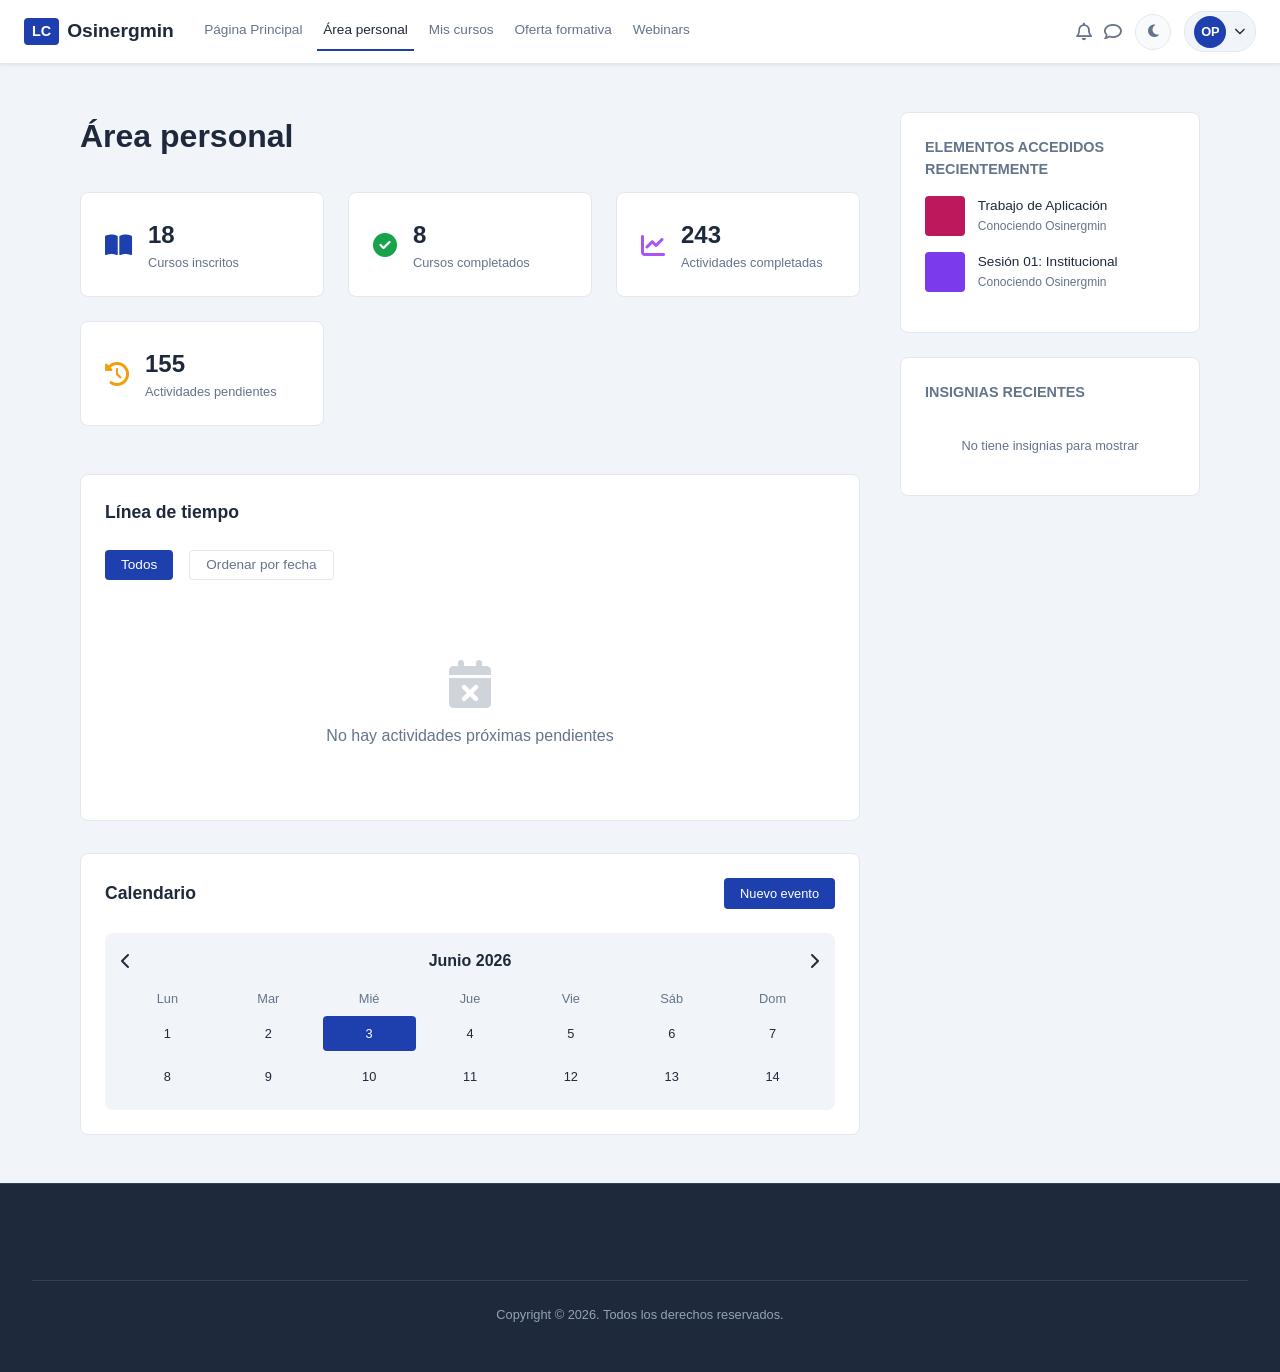
<file: area-personal.html>
<!DOCTYPE html>
<html lang="es">
<head>
    <meta charset="UTF-8">
    <meta name="viewport" content="width=device-width, initial-scale=1.0">
    <title>Área Personal - Osinergmin Mockup</title>
    <link rel="stylesheet" href="css/theme.css">
    <link rel="stylesheet" href="css/styles.css">
    <link rel="stylesheet" href="https://cdnjs.cloudflare.com/ajax/libs/font-awesome/6.4.0/css/all.min.css">
    <script src="js/theme.js"></script>
</head>
<body>
    <header class="header">
        <div class="header-left">
            <div class="logo">
                <span class="lc-box">LC</span>
                <span>Osinergmin</span>
            </div>
            <nav class="nav-menu">
                <a href="index.html" class="nav-item">Página Principal</a>
                <a href="area-personal.html" class="nav-item active">Área personal</a>
                <a href="mis-cursos.html" class="nav-item">Mis cursos</a>
                <a href="#" class="nav-item">Oferta formativa</a>
                <a href="#" class="nav-item">Webinars</a>
            </nav>
        </div>
        <div class="header-right">
            <i class="fa-regular fa-bell icon-btn"></i>
            <i class="fa-regular fa-comment icon-btn"></i>
            <button id="theme-toggle" class="theme-toggle-btn" onclick="toggleTheme()"><i class="fa-solid fa-moon"></i></button>
            <div class="user-profile">
                <div class="avatar">OP</div>
                <i class="fa-solid fa-chevron-down" style="font-size: 0.7rem;"></i>
            </div>
        </div>
    </header>

    <div class="main-wrapper" style="display: block;">
        <main class="content-area" style="margin-left: 0; padding: 3rem 5rem; display: grid; grid-template-columns: 1fr 300px; gap: 2.5rem;">
            <div>
                <h1 style="font-size: 2rem; margin-bottom: 2rem;">Área personal</h1>
                
                <div style="display: grid; grid-template-columns: repeat(auto-fit, minmax(200px, 1fr)); gap: 1.5rem; margin-bottom: 3rem;">
                    <!-- Stat 1 -->
                    <div style="background-color: var(--bg-card); padding: 1.5rem; border-radius: 8px; border: 1px solid var(--border-color); display: flex; align-items: center; gap: 1rem;">
                        <i class="fa-solid fa-book-open" style="font-size: 1.5rem; color: var(--accent-blue);"></i>
                        <div>
                            <p style="font-size: 1.5rem; font-weight: bold;">18</p>
                            <p style="font-size: 0.8rem; color: var(--text-secondary);">Cursos inscritos</p>
                        </div>
                    </div>
                    <!-- Stat 2 -->
                    <div style="background-color: var(--bg-card); padding: 1.5rem; border-radius: 8px; border: 1px solid var(--border-color); display: flex; align-items: center; gap: 1rem;">
                        <i class="fa-solid fa-circle-check" style="font-size: 1.5rem; color: var(--accent-green);"></i>
                        <div>
                            <p style="font-size: 1.5rem; font-weight: bold;">8</p>
                            <p style="font-size: 0.8rem; color: var(--text-secondary);">Cursos completados</p>
                        </div>
                    </div>
                    <!-- Stat 3 -->
                    <div style="background-color: var(--bg-card); padding: 1.5rem; border-radius: 8px; border: 1px solid var(--border-color); display: flex; align-items: center; gap: 1rem;">
                        <i class="fa-solid fa-chart-line" style="font-size: 1.5rem; color: #a855f7;"></i>
                        <div>
                            <p style="font-size: 1.5rem; font-weight: bold;">243</p>
                            <p style="font-size: 0.8rem; color: var(--text-secondary);">Actividades completadas</p>
                        </div>
                    </div>
                    <!-- Stat 4 -->
                    <div style="background-color: var(--bg-card); padding: 1.5rem; border-radius: 8px; border: 1px solid var(--border-color); display: flex; align-items: center; gap: 1rem;">
                        <i class="fa-solid fa-clock-rotate-left" style="font-size: 1.5rem; color: #f59e0b;"></i>
                        <div>
                            <p style="font-size: 1.5rem; font-weight: bold;">155</p>
                            <p style="font-size: 0.8rem; color: var(--text-secondary);">Actividades pendientes</p>
                        </div>
                    </div>
                </div>

                <div style="background-color: var(--bg-card); padding: 1.5rem; border-radius: 8px; border: 1px solid var(--border-color); margin-bottom: 2rem;">
                    <h3 style="font-size: 1.1rem; margin-bottom: 1.5rem;">Línea de tiempo</h3>
                    <div style="display: flex; gap: 1rem; margin-bottom: 2rem;">
                        <button style="background: var(--accent-blue); color: white; border: none; padding: 0.4rem 1rem; border-radius: 4px; font-size: 0.85rem; cursor: pointer;">Todos</button>
                        <button style="background: transparent; border: 1px solid var(--border-color); color: var(--text-secondary); padding: 0.4rem 1rem; border-radius: 4px; font-size: 0.85rem; cursor: pointer;">Ordenar por fecha</button>
                    </div>
                    <div style="text-align: center; padding: 3rem; color: var(--text-secondary);">
                        <i class="fa-solid fa-calendar-xmark" style="font-size: 3rem; margin-bottom: 1rem; opacity: 0.3;"></i>
                        <p>No hay actividades próximas pendientes</p>
                    </div>
                </div>

                <div style="background-color: var(--bg-card); padding: 1.5rem; border-radius: 8px; border: 1px solid var(--border-color);">
                    <div style="display: flex; justify-content: space-between; align-items: center; margin-bottom: 1.5rem;">
                        <h3 style="font-size: 1.1rem;">Calendario</h3>
                        <button class="btn-primary" style="font-size: 0.8rem;">Nuevo evento</button>
                    </div>
                    <!-- Simplified Calendar Mockup -->
                    <div style="background: var(--bg-main); border-radius: 8px; padding: 1rem;">
                        <div style="display: flex; justify-content: space-between; align-items: center; margin-bottom: 1rem;">
                            <i class="fa-solid fa-chevron-left"></i>
                            <span style="font-weight: bold;">Junio 2026</span>
                            <i class="fa-solid fa-chevron-right"></i>
                        </div>
                        <div style="display: grid; grid-template-columns: repeat(7, 1fr); gap: 0.5rem; text-align: center; font-size: 0.8rem;">
                            <div style="color: var(--text-secondary);">Lun</div>
                            <div style="color: var(--text-secondary);">Mar</div>
                            <div style="color: var(--text-secondary);">Mié</div>
                            <div style="color: var(--text-secondary);">Jue</div>
                            <div style="color: var(--text-secondary);">Vie</div>
                            <div style="color: var(--text-secondary);">Sáb</div>
                            <div style="color: var(--text-secondary);">Dom</div>
                            <!-- Days -->
                            <div style="padding: 0.5rem;">1</div><div style="padding: 0.5rem;">2</div><div style="padding: 0.5rem; background: var(--accent-blue); border-radius: 4px; color: white;">3</div><div style="padding: 0.5rem;">4</div><div style="padding: 0.5rem;">5</div><div style="padding: 0.5rem;">6</div><div style="padding: 0.5rem;">7</div>
                            <div style="padding: 0.5rem;">8</div><div style="padding: 0.5rem;">9</div><div style="padding: 0.5rem;">10</div><div style="padding: 0.5rem;">11</div><div style="padding: 0.5rem;">12</div><div style="padding: 0.5rem;">13</div><div style="padding: 0.5rem;">14</div>
                        </div>
                    </div>
                </div>
            </div>

            <aside>
                <div style="background-color: var(--bg-card); padding: 1.5rem; border-radius: 8px; border: 1px solid var(--border-color); margin-bottom: 1.5rem;">
                    <h4 style="font-size: 0.9rem; color: var(--text-secondary); margin-bottom: 1rem; text-transform: uppercase;">Elementos accedidos recientemente</h4>
                    <ul style="font-size: 0.85rem;">
                        <li style="margin-bottom: 1rem; display: flex; gap: 0.8rem;">
                            <div style="width: 40px; height: 40px; background: #be185d; border-radius: 4px; flex-shrink: 0;"></div>
                            <div>
                                <p style="font-weight: 500;">Trabajo de Aplicación</p>
                                <p style="font-size: 0.75rem; color: var(--text-secondary);">Conociendo Osinergmin</p>
                            </div>
                        </li>
                        <li style="margin-bottom: 1rem; display: flex; gap: 0.8rem;">
                            <div style="width: 40px; height: 40px; background: #7c3aed; border-radius: 4px; flex-shrink: 0;"></div>
                            <div>
                                <p style="font-weight: 500;">Sesión 01: Institucional</p>
                                <p style="font-size: 0.75rem; color: var(--text-secondary);">Conociendo Osinergmin</p>
                            </div>
                        </li>
                    </ul>
                </div>

                <div style="background-color: var(--bg-card); padding: 1.5rem; border-radius: 8px; border: 1px solid var(--border-color);">
                    <h4 style="font-size: 0.9rem; color: var(--text-secondary); margin-bottom: 1rem; text-transform: uppercase;">Insignias recientes</h4>
                    <div style="text-align: center; color: var(--text-secondary); font-size: 0.8rem; padding: 1rem;">
                        No tiene insignias para mostrar
                    </div>
                </div>
            </aside>
        </main>
    </div>

    <footer class="footer">
        <div class="footer-bottom">
            Copyright © 2026. Todos los derechos reservados.
        </div>
    </footer>

    <script src="js/script.js"></script>
</body>
</html>
</file>
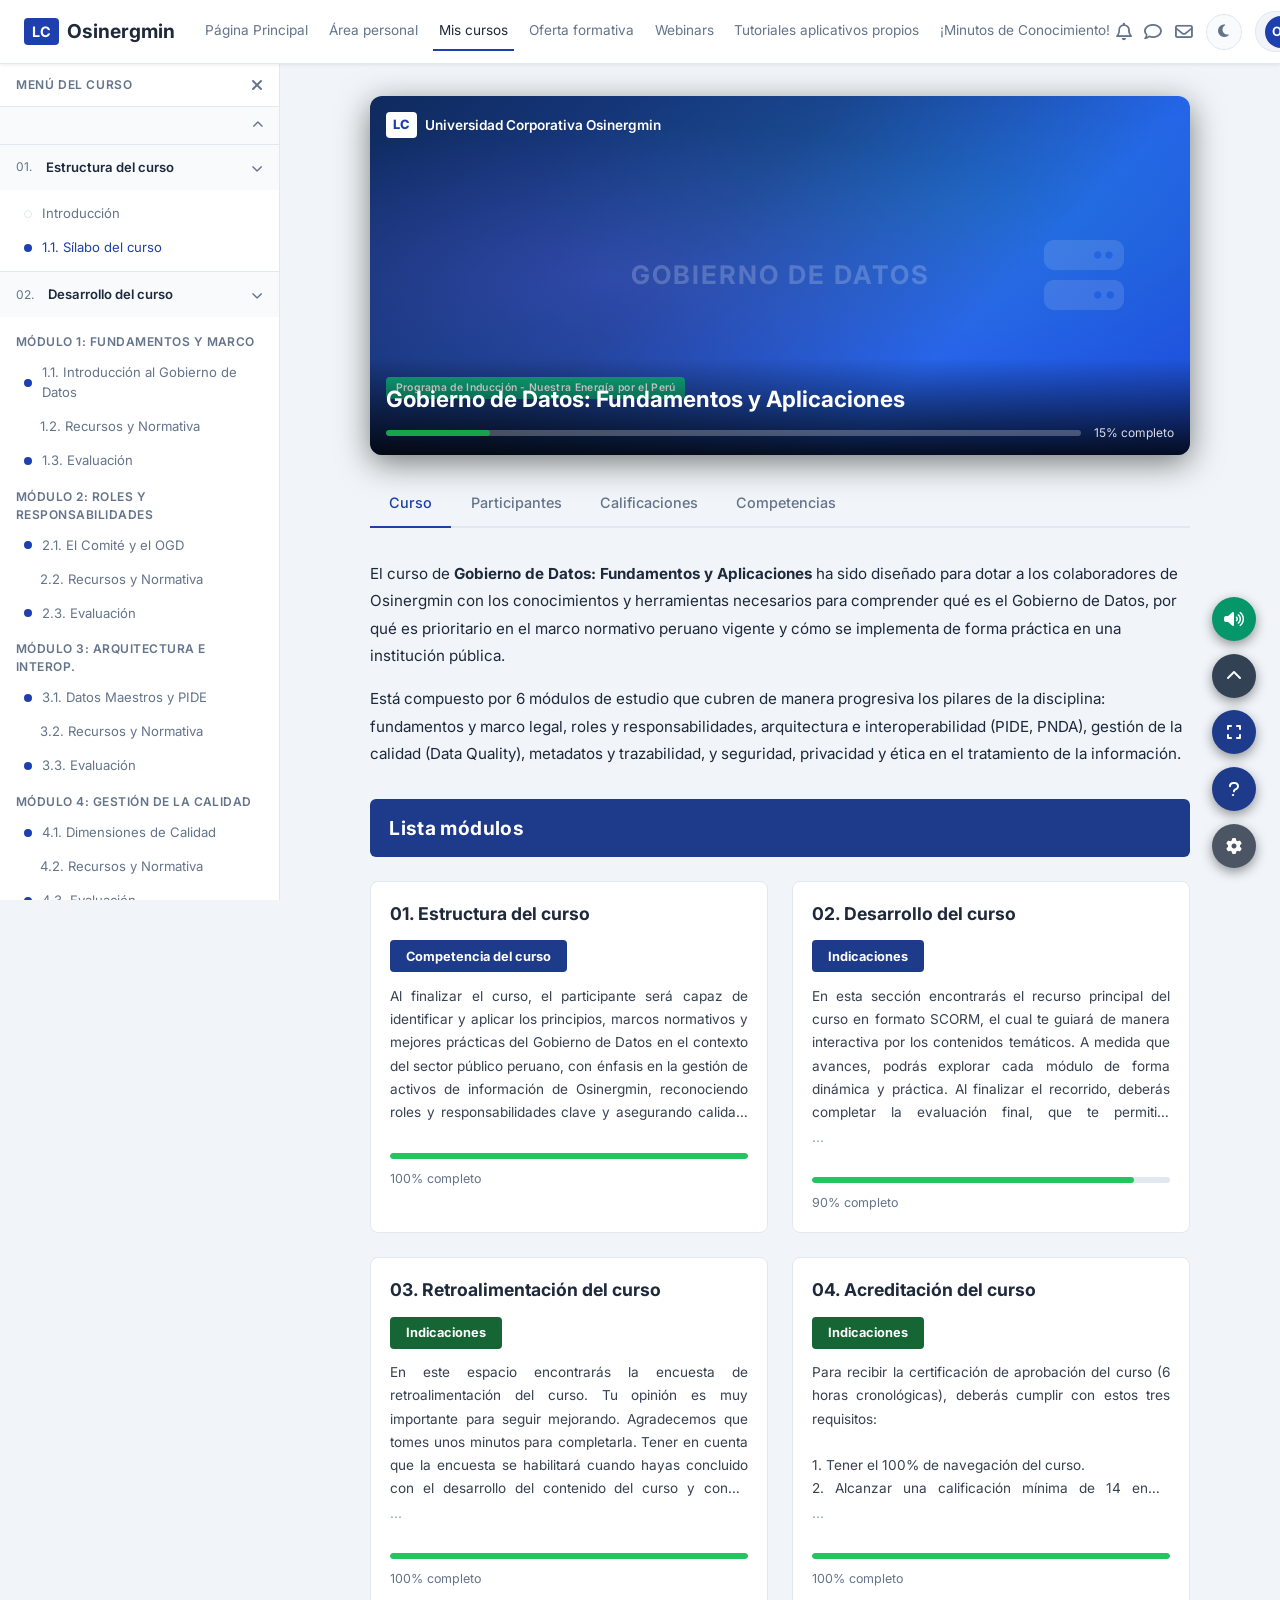
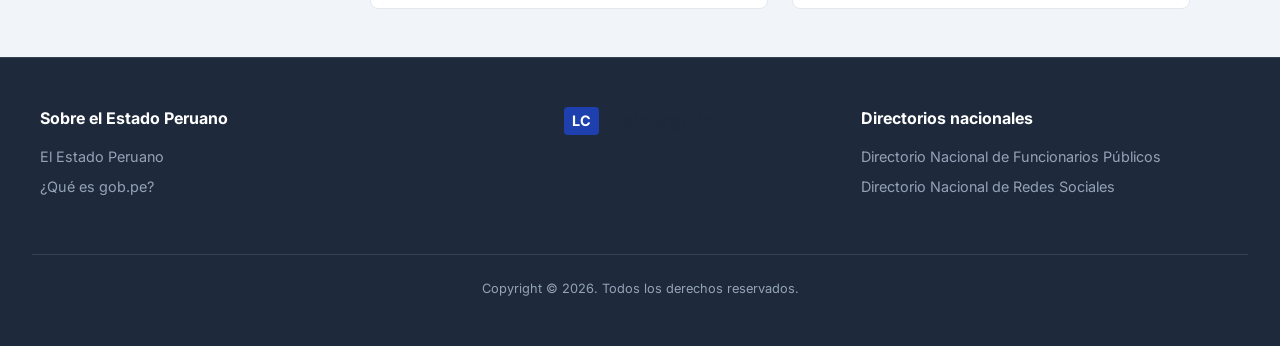
<file: curso.html>
<!DOCTYPE html>
<html lang="es">
<head>
    <meta charset="UTF-8">
    <meta name="viewport" content="width=device-width, initial-scale=1.0">
    <title>Curso: Gobierno de Datos: Fundamentos y Aplicaciones - Osinergmin</title>
    <meta name="description" content="Curso Gobierno de Datos: Fundamentos y Aplicaciones - Universidad Corporativa Osinergmin.">
    <link rel="stylesheet" href="css/theme.css">
    <link rel="stylesheet" href="css/styles.css">
    <script src="js/theme.js"></script>
    <link rel="stylesheet" href="https://cdnjs.cloudflare.com/ajax/libs/font-awesome/6.4.0/css/all.min.css">
    <link href="https://fonts.googleapis.com/css2?family=Inter:wght@300;400;500;600;700&display=swap" rel="stylesheet">
    <style>
        body { font-family: 'Inter', 'Segoe UI', sans-serif; }

        /* ── Sidebar Moodle-style ── */
        .sidebar-moodle {
            width: var(--sidebar-width);
            background-color: var(--bg-sidebar);
            border-right: 1px solid var(--border-color);
            position: fixed;
            top: var(--header-height);
            left: 0;
            height: calc(100vh - var(--header-height));
            overflow-y: auto;
            z-index: 100;
        }
        .sidebar-moodle::-webkit-scrollbar { width: 4px; }
        .sidebar-moodle::-webkit-scrollbar-track { background: transparent; }
        .sidebar-moodle::-webkit-scrollbar-thumb { background: var(--border-color); border-radius: 2px; }

        .sidebar-top-bar {
            display: flex;
            align-items: center;
            justify-content: space-between;
            padding: 0.75rem 1rem;
            border-bottom: 1px solid var(--border-color);
            background: var(--bg-sidebar);
            position: sticky;
            top: 0;
            z-index: 10;
        }
        .sidebar-top-bar span {
            font-size: 0.75rem;
            font-weight: 600;
            text-transform: uppercase;
            letter-spacing: 0.05em;
            color: var(--text-secondary);
        }
        .sidebar-top-bar .close-btn {
            cursor: pointer;
            color: var(--text-secondary);
            font-size: 1rem;
            transition: color 0.2s;
        }
        .sidebar-top-bar .close-btn:hover { color: var(--text-primary); }

        /* Collapsible section in sidebar */
        .sidebar-section {
            border-bottom: 1px solid var(--border-color);
        }
        .sidebar-section-header {
            display: flex;
            align-items: center;
            justify-content: space-between;
            padding: 0.8rem 1rem;
            cursor: pointer;
            background: var(--bg-elevated);
            transition: background 0.2s;
            user-select: none;
        }
        .sidebar-section-header:hover { background: var(--accent-blue-subtle); }
        .sidebar-section-header .sec-title {
            font-size: 0.82rem;
            font-weight: 600;
            color: var(--text-primary);
        }
        .sidebar-section-header .sec-num {
            font-size: 0.75rem;
            color: var(--text-secondary);
            margin-right: 0.5rem;
        }
        .sidebar-section-header .chevron {
            font-size: 0.7rem;
            color: var(--text-secondary);
            transition: transform 0.25s;
        }
        .sidebar-section-header.open .chevron { transform: rotate(180deg); }

        .sidebar-section-body {
            padding: 0.4rem 0;
            display: none;
        }
        .sidebar-section-body.open { display: block; }

        .sidebar-item {
            display: flex;
            align-items: center;
            gap: 0.6rem;
            padding: 0.45rem 1rem 0.45rem 1.5rem;
            font-size: 0.82rem;
            color: var(--text-secondary);
            cursor: pointer;
            transition: color 0.2s, background 0.2s;
            border-radius: 0;
        }
        .sidebar-item:hover { color: var(--text-primary); background: var(--bg-elevated); }
        .sidebar-item.active { color: var(--accent-blue); }
        .sidebar-item .dot {
            width: 8px; height: 8px;
            border-radius: 50%;
            background: var(--accent-blue);
            flex-shrink: 0;
        }
        .sidebar-item .dot.empty {
            background: transparent;
            border: 1px solid var(--border-color);
        }
        .sidebar-subgroup-label {
            padding: 0.6rem 1rem 0.3rem 1rem;
            font-size: 0.75rem;
            font-weight: 600;
            color: var(--text-secondary);
            text-transform: uppercase;
            letter-spacing: 0.04em;
        }

        /* ── Content area ── */
        .content-area {
            margin-left: var(--sidebar-width);
            padding: 0;
            background-color: var(--bg-main);
            min-height: calc(100vh - var(--header-height));
        }

        /* ── Hero Banner ── */
        .course-hero {
            position: relative;
            width: 100%;
            max-width: 820px;
            margin: 2rem auto 0;
            border-radius: 12px;
            overflow: hidden;
            box-shadow: 0 8px 32px rgba(0,0,0,0.5);
        }
        .course-hero-img {
            width: 100%;
            aspect-ratio: 16/7;
            background: linear-gradient(135deg, #0f2a5e 0%, #1a3f8f 40%, #2563eb 70%, #1d4ed8 100%);
            display: flex;
            flex-direction: column;
            align-items: center;
            justify-content: center;
            position: relative;
            overflow: hidden;
        }
        .course-hero-img::before {
            content: '';
            position: absolute;
            inset: 0;
            background:
                radial-gradient(ellipse at 30% 50%, rgba(99,102,241,0.3) 0%, transparent 60%),
                radial-gradient(ellipse at 70% 30%, rgba(16,185,129,0.15) 0%, transparent 50%);
        }
        .hero-logo-area {
            position: absolute;
            top: 1rem;
            left: 1rem;
            display: flex;
            align-items: center;
            gap: 0.5rem;
        }
        .hero-logo-area .lc-box {
            background: white;
            color: var(--accent-blue);
            font-weight: 800;
            font-size: 0.8rem;
            padding: 0.2rem 0.45rem;
            border-radius: 4px;
        }
        .hero-logo-area span:last-child {
            font-size: 0.85rem;
            font-weight: 600;
            color: white;
        }
        .hero-badge {
            position: absolute;
            bottom: 3.5rem;
            left: 1rem;
            background: rgba(16,185,129,0.9);
            color: white;
            font-size: 0.65rem;
            font-weight: 600;
            padding: 0.2rem 0.6rem;
            border-radius: 4px;
            letter-spacing: 0.03em;
        }
        .hero-title-overlay {
            position: absolute;
            bottom: 0;
            left: 0;
            right: 0;
            background: linear-gradient(to top, rgba(0,0,0,0.85) 0%, transparent 100%);
            padding: 1.5rem 1rem 0.8rem;
        }
        .hero-title-overlay h1 {
            font-size: 1.4rem;
            font-weight: 700;
            color: white;
            margin-bottom: 0.5rem;
        }
        .hero-progress-wrap {
            display: flex;
            align-items: center;
            gap: 0.8rem;
        }
        .hero-progress-bar {
            flex: 1;
            height: 6px;
            background: rgba(255,255,255,0.25);
            border-radius: 3px;
            overflow: hidden;
        }
        .hero-progress-fill {
            height: 100%;
            background: var(--accent-green);
            border-radius: 3px;
            width: 15%;
        }
        .hero-progress-text {
            font-size: 0.75rem;
            color: rgba(255,255,255,0.85);
            white-space: nowrap;
        }
        /* Big icon overlay in center */
        .hero-center-icon {
            font-size: 5rem;
            color: rgba(255,255,255,0.12);
            position: absolute;
            right: 8%;
            top: 50%;
            transform: translateY(-50%);
        }
        .hero-center-text {
            text-align: center;
            z-index: 1;
        }
        .hero-center-text p {
            font-size: 1.6rem;
            font-weight: 700;
            color: white;
            opacity: 0.2;
            letter-spacing: 2px;
            text-transform: uppercase;
        }

        /* ── Tabs ── */
        .course-tabs {
            max-width: 820px;
            margin: 0 auto;
            display: flex;
            gap: 0;
            border-bottom: 2px solid var(--border-color);
            margin-top: 1.5rem;
        }
        .course-tab {
            padding: 0.8rem 1.2rem;
            font-size: 0.9rem;
            color: var(--text-secondary);
            cursor: pointer;
            border-bottom: 2px solid transparent;
            margin-bottom: -2px;
            transition: color 0.2s, border-color 0.2s;
            font-weight: 500;
        }
        .course-tab:hover { color: var(--text-primary); }
        .course-tab.active {
            color: var(--accent-blue);
            border-bottom-color: var(--accent-blue);
        }

        /* ── Tab Content ── */
        .tab-content { display: none; }
        .tab-content.active { display: block; }

        .course-body {
            max-width: 820px;
            margin: 0 auto;
            padding: 0 0 3rem;
        }

        /* Description text */
        .course-description {
            margin-top: 2rem;
            color: var(--text-primary);
            line-height: 1.8;
            font-size: 0.95rem;
        }
        .course-description p + p { margin-top: 1rem; }

        /* "Lista módulos" section header */
        .section-header-bar {
            background: #1e3a8a;
            color: white;
            font-size: 1.2rem;
            font-weight: 700;
            padding: 0.9rem 1.2rem;
            border-radius: 6px;
            margin: 2rem 0 1.5rem;
            letter-spacing: 0.02em;
        }

        /* Module grid */
        .module-grid {
            display: grid;
            grid-template-columns: 1fr 1fr;
            gap: 1.5rem;
        }
        @media (max-width: 700px) { .module-grid { grid-template-columns: 1fr; } }

        .module-card {
            background: var(--bg-card);
            border-radius: 8px;
            overflow: hidden;
            border: 1px solid var(--border-color);
            color: var(--text-primary);
            transition: box-shadow var(--transition), transform var(--transition);
            cursor: pointer;
        }
        .module-card:hover {
            box-shadow: var(--shadow-md);
            transform: translateY(-2px);
        }
        .module-card-title {
            font-size: 1.1rem;
            font-weight: 700;
            color: var(--text-primary);
            padding: 1.2rem 1.2rem 0.8rem;
        }
        .module-card-badge {
            display: inline-block;
            background: var(--badge-dark-bg);
            color: var(--badge-dark-txt);
            font-size: 0.8rem;
            font-weight: 700;
            padding: 0.4rem 1rem;
            margin: 0 1.2rem 0.8rem;
            border-radius: 4px;
        }
        .module-card-badge.green { background: #166534; }
        .module-card-body {
            padding: 0 1.2rem 1rem;
        }
        .module-card-body p {
            font-size: 0.85rem;
            color: var(--text-body);
            line-height: 1.7;
            text-align: justify;
            display: -webkit-box;
            -webkit-line-clamp: 6;
            -webkit-box-orient: vertical;
            overflow: hidden;
        }
        .module-card-body .ellipsis {
            color: var(--text-muted);
            font-size: 0.85rem;
            margin-top: 0.3rem;
        }
        .module-card-progress {
            padding: 0.8rem 1.2rem 1.2rem;
        }
        .module-card-progress .prog-bar { background: var(--progress-bg); }
        .module-card-progress .prog-fill { background: var(--progress-fill); }
        .module-card-progress .prog-label { color: var(--text-secondary); }
        .module-card-progress .prog-bar {
            height: 6px;
            background: #e2e8f0;
            border-radius: 3px;
            overflow: hidden;
            margin-bottom: 0.4rem;
        }
        .module-card-progress .prog-fill {
            height: 100%;
            background: #22c55e;
            border-radius: 3px;
        }
        .module-card-progress .prog-label {
            font-size: 0.78rem;
            color: #64748b;
        }

        /* Wrapper scroll inner */
        .content-scroll {
            padding: 0 2.5rem 0;
        }

        /* Floating buttons */
        .float-btns {
            position: fixed;
            right: 1.5rem;
            bottom: 2rem;
            display: flex;
            flex-direction: column;
            gap: 0.8rem;
            z-index: 200;
        }
        .float-btn {
            width: 44px;
            height: 44px;
            border-radius: 50%;
            background: #1e3a8a;
            color: white;
            display: flex;
            align-items: center;
            justify-content: center;
            cursor: pointer;
            box-shadow: 0 4px 12px rgba(0,0,0,0.4);
            font-size: 1rem;
            transition: background 0.2s, transform 0.2s;
            border: none;
        }
        .float-btn:hover { background: #2563eb; transform: scale(1.08); }
        .float-btn.scroll-top { background: #334155; }
    </style>
</head>
<body>
    <!-- ══ HEADER ══ -->
    <header class="header">
        <div class="header-left">
            <div class="logo">
                <span class="lc-box">LC</span>
                <span>Osinergmin</span>
            </div>
            <nav class="nav-menu">
                <a href="index.html" class="nav-item">Página Principal</a>
                <a href="area-personal.html" class="nav-item">Área personal</a>
                <a href="mis-cursos.html" class="nav-item active">Mis cursos</a>
                <a href="#" class="nav-item">Oferta formativa</a>
                <a href="#" class="nav-item">Webinars</a>
                <a href="#" class="nav-item">Tutoriales aplicativos propios</a>
                <a href="#" class="nav-item">¡Minutos de Conocimiento!</a>
            </nav>
        </div>
        <div class="header-right">
            <i class="fa-regular fa-bell icon-btn"></i>
            <i class="fa-regular fa-comment icon-btn"></i>
            <i class="fa-regular fa-envelope icon-btn"></i>
            <button id="theme-toggle" class="theme-toggle-btn" onclick="toggleTheme()"><i class="fa-solid fa-moon"></i></button>
            <div class="user-profile">
                <div class="avatar">OP</div>
                <i class="fa-solid fa-chevron-down" style="font-size:0.7rem;"></i>
            </div>
        </div>
    </header>

    <div class="main-wrapper">
        <!-- ══ SIDEBAR ══ -->
        <aside class="sidebar-moodle" id="course-sidebar">
            <div class="sidebar-top-bar">
                <span>Menú del curso</span>
                <i class="fa-solid fa-xmark close-btn" id="sidebar-close"></i>
            </div>

            <!-- Top blank collapsible (like real Moodle) -->
            <div class="sidebar-section">
                <div class="sidebar-section-header" onclick="toggleSection(this)">
                    <span class="sec-title" style="color:var(--text-secondary);"></span>
                    <i class="fa-solid fa-chevron-up chevron"></i>
                </div>
            </div>

            <!-- 01. Estructura del curso -->
            <div class="sidebar-section">
                <div class="sidebar-section-header open" onclick="toggleSection(this)">
                    <div style="display:flex;align-items:center;gap:0.4rem;">
                        <span class="sec-num">01.</span>
                        <span class="sec-title">Estructura del curso</span>
                    </div>
                    <i class="fa-solid fa-chevron-up chevron"></i>
                </div>
                <div class="sidebar-section-body open">
                    <div class="sidebar-item" onclick="window.location.href='seccion-01.html'" style="cursor:pointer;">
                        <span class="dot empty"></span>
                        Introducción
                    </div>
                    <div class="sidebar-item active" onclick="window.location.href='curso.html'" style="cursor:pointer;">
                        <span class="dot"></span>
                        1.1. Sílabo del curso
                    </div>
                </div>
            </div>

            <!-- 02. Desarrollo del curso -->
            <div class="sidebar-section">
                <div class="sidebar-section-header open" onclick="toggleSection(this)">
                    <div style="display:flex;align-items:center;gap:0.4rem;">
                        <span class="sec-num">02.</span>
                        <span class="sec-title">Desarrollo del curso</span>
                    </div>
                    <i class="fa-solid fa-chevron-up chevron"></i>
                </div>
                <div class="sidebar-section-body open">
                    <div class="sidebar-subgroup-label">Módulo 1: Fundamentos y Marco</div>
                    <div class="sidebar-item" onclick="window.location.href='index.html?module=1'">
                        <span class="dot"></span>
                        1.1. Introducción al Gobierno de Datos
                    </div>
                    <div class="sidebar-item" onclick="window.location.href='seccion-02.html#mod1_2'">
                        &nbsp;&nbsp;&nbsp;&nbsp;1.2. Recursos y Normativa
                    </div>
                    <div class="sidebar-item" onclick="window.location.href='evaluacion.html?module=1'">
                        <span class="dot"></span>
                        1.3. Evaluación
                    </div>

                    <div class="sidebar-subgroup-label">Módulo 2: Roles y Responsabilidades</div>
                    <div class="sidebar-item" onclick="window.location.href='index.html?module=2'">
                        <span class="dot"></span>
                        2.1. El Comité y el OGD
                    </div>
                    <div class="sidebar-item" onclick="window.location.href='seccion-02.html#mod2_2'">
                        &nbsp;&nbsp;&nbsp;&nbsp;2.2. Recursos y Normativa
                    </div>
                    <div class="sidebar-item" onclick="window.location.href='evaluacion.html?module=2'">
                        <span class="dot"></span>
                        2.3. Evaluación
                    </div>

                    <div class="sidebar-subgroup-label">Módulo 3: Arquitectura e Interop.</div>
                    <div class="sidebar-item" onclick="window.location.href='index.html?module=3'">
                        <span class="dot"></span>
                        3.1. Datos Maestros y PIDE
                    </div>
                    <div class="sidebar-item" onclick="window.location.href='seccion-02.html#mod3_2'">
                        &nbsp;&nbsp;&nbsp;&nbsp;3.2. Recursos y Normativa
                    </div>
                    <div class="sidebar-item" onclick="window.location.href='evaluacion.html?module=3'">
                        <span class="dot"></span>
                        3.3. Evaluación
                    </div>

                    <div class="sidebar-subgroup-label">Módulo 4: Gestión de la Calidad</div>
                    <div class="sidebar-item" onclick="window.location.href='index.html?module=4'">
                        <span class="dot"></span>
                        4.1. Dimensiones de Calidad
                    </div>
                    <div class="sidebar-item" onclick="window.location.href='seccion-02.html#mod4_2'">
                        &nbsp;&nbsp;&nbsp;&nbsp;4.2. Recursos y Normativa
                    </div>
                    <div class="sidebar-item" onclick="window.location.href='evaluacion.html?module=4'">
                        <span class="dot"></span>
                        4.3. Evaluación
                    </div>

                    <div class="sidebar-subgroup-label">Módulo 5: Metadatos y Trazabilidad</div>
                    <div class="sidebar-item" onclick="window.location.href='index.html?module=5'">
                        <span class="dot"></span>
                        5.1. ADN del Dato
                    </div>
                    <div class="sidebar-item" onclick="window.location.href='seccion-02.html#mod5_2'">
                        &nbsp;&nbsp;&nbsp;&nbsp;5.2. Recursos y Normativa
                    </div>
                    <div class="sidebar-item" onclick="window.location.href='evaluacion.html?module=5'">
                        <span class="dot"></span>
                        5.3. Evaluación
                    </div>

                    <div class="sidebar-subgroup-label">Módulo 6: Seguridad y Ética</div>
                    <div class="sidebar-item" onclick="window.location.href='index.html?module=6'">
                        <span class="dot empty"></span>
                        6.1. Anonimización y Privacidad
                    </div>
                    <div class="sidebar-item" onclick="window.location.href='seccion-02.html#mod6_2'">
                        &nbsp;&nbsp;&nbsp;&nbsp;6.2. Recursos y Normativa
                    </div>
                    <div class="sidebar-item" onclick="window.location.href='evaluacion.html?module=6'">
                        <span class="dot"></span>
                        6.3. Evaluación
                    </div>
                </div>
            </div>

            <!-- 03. Retroalimentación -->
            <div class="sidebar-section">
                <div class="sidebar-section-header open" onclick="toggleSection(this)">
                    <div style="display:flex;align-items:center;gap:0.4rem;">
                        <span class="sec-num">03.</span>
                        <span class="sec-title">Retroalimentación del cu...</span>
                    </div>
                    <i class="fa-solid fa-chevron-up chevron"></i>
                </div>
                <div class="sidebar-section-body open">
                    <div class="sidebar-item">
                        <span class="dot"></span>
                        3.1. Encuesta de valoración del c...
                    </div>
                </div>
            </div>

            <!-- 04. Acreditación -->
            <div class="sidebar-section">
                <div class="sidebar-section-header open" onclick="toggleSection(this)">
                    <div style="display:flex;align-items:center;gap:0.4rem;">
                        <span class="sec-num">04.</span>
                        <span class="sec-title">Acreditación del curso</span>
                    </div>
                    <i class="fa-solid fa-chevron-up chevron"></i>
                </div>
                <div class="sidebar-section-body open">
                    <div class="sidebar-item">
                        <span class="dot"></span>
                        Certificado de 6 horas cronológi...
                    </div>
                </div>
            </div>
        </aside>

        <!-- ══ MAIN CONTENT ══ -->
        <main class="content-area">
            <div class="content-scroll">

                <!-- Hero Banner -->
                <div class="course-hero">
                    <div class="course-hero-img">
                        <div class="hero-logo-area">
                            <span class="lc-box">LC</span>
                            <span>Universidad Corporativa Osinergmin</span>
                        </div>
                        <i class="fa-solid fa-server hero-center-icon"></i>
                        <div class="hero-center-text">
                            <p>Gobierno de Datos</p>
                        </div>
                        <div class="hero-badge">Programa de Inducción - Nuestra Energía por el Perú</div>
                        <div class="hero-title-overlay">
                            <h1>Gobierno de Datos: Fundamentos y Aplicaciones</h1>
                            <div class="hero-progress-wrap">
                                <div class="hero-progress-bar">
                                    <div class="hero-progress-fill" style="width:15%;"></div>
                                </div>
                                <span class="hero-progress-text">15% completo</span>
                            </div>
                        </div>
                    </div>
                </div>

                <!-- Tabs -->
                <div class="course-tabs" id="course-tabs">
                    <div class="course-tab active" data-tab="curso" onclick="switchTab(this, 'curso')">Curso</div>
                    <div class="course-tab" data-tab="participantes" onclick="switchTab(this, 'participantes')">Participantes</div>
                    <div class="course-tab" data-tab="calificaciones" onclick="switchTab(this, 'calificaciones')">Calificaciones</div>
                    <div class="course-tab" data-tab="competencias" onclick="switchTab(this, 'competencias')">Competencias</div>
                </div>

                <!-- ══ TAB: Curso ══ -->
                <div class="course-body">
                    <div id="tab-curso" class="tab-content active">
                        <div class="course-description">
                            <p>El curso de <strong>Gobierno de Datos: Fundamentos y Aplicaciones</strong> ha sido diseñado para dotar a los colaboradores de Osinergmin con los conocimientos y herramientas necesarios para comprender qué es el Gobierno de Datos, por qué es prioritario en el marco normativo peruano vigente y cómo se implementa de forma práctica en una institución pública.</p>
                            <p>Está compuesto por 6 módulos de estudio que cubren de manera progresiva los pilares de la disciplina: fundamentos y marco legal, roles y responsabilidades, arquitectura e interoperabilidad (PIDE, PNDA), gestión de la calidad (Data Quality), metadatos y trazabilidad, y seguridad, privacidad y ética en el tratamiento de la información.</p>
                        </div>

                        <!-- Lista módulos -->
                        <div class="section-header-bar">Lista módulos</div>

                        <div class="module-grid">

                            <!-- Módulo 01 -->
                            <div class="module-card" onclick="window.location.href='seccion-01.html'">
                                <div class="module-card-title">01. Estructura del curso</div>
                                <div class="module-card-badge">Competencia del curso</div>
                                <div class="module-card-body">
                                    <p>Al finalizar el curso, el participante será capaz de identificar y aplicar los principios, marcos normativos y mejores prácticas del Gobierno de Datos en el contexto del sector público peruano, con énfasis en la gestión de activos de información de Osinergmin, reconociendo roles y responsabilidades clave y asegurando calidad, trazabilidad y seguridad ética...</p>
                                </div>
                                <div class="module-card-progress">
                                    <div class="prog-bar"><div class="prog-fill" style="width:100%;"></div></div>
                                    <span class="prog-label">100% completo</span>
                                </div>
                            </div>

                            <!-- Módulo 02 -->
                            <div class="module-card" onclick="window.location.href='seccion-02.html'">
                                <div class="module-card-title">02. Desarrollo del curso</div>
                                <div class="module-card-badge">Indicaciones</div>
                                <div class="module-card-body">
                                    <p>En esta sección encontrarás el recurso principal del curso en formato SCORM, el cual te guiará de manera interactiva por los contenidos temáticos. A medida que avances, podrás explorar cada módulo de forma dinámica y práctica. Al finalizar el recorrido, deberás completar la evaluación final, que te permitirá demostrar los conocimientos adquiridos y avanzar hacia la acreditación del curso.</p>
                                    <span class="ellipsis">...</span>
                                </div>
                                <div class="module-card-progress">
                                    <div class="prog-bar"><div class="prog-fill" style="width:90%;"></div></div>
                                    <span class="prog-label">90% completo</span>
                                </div>
                            </div>

                            <!-- Módulo 03 -->
                            <div class="module-card" onclick="window.location.href='modulo.html?m=3'">
                                <div class="module-card-title">03. Retroalimentación del curso</div>
                                <div class="module-card-badge green">Indicaciones</div>
                                <div class="module-card-body">
                                    <p>En este espacio encontrarás la encuesta de retroalimentación del curso. Tu opinión es muy importante para seguir mejorando. Agradecemos que tomes unos minutos para completarla. Tener en cuenta que la encuesta se habilitará cuando hayas concluido con el desarrollo del contenido del curso y con la evaluación.</p>
                                    <span class="ellipsis">...</span>
                                </div>
                                <div class="module-card-progress">
                                    <div class="prog-bar"><div class="prog-fill" style="width:100%;"></div></div>
                                    <span class="prog-label">100% completo</span>
                                </div>
                            </div>

                            <!-- Módulo 04 -->
                            <div class="module-card" onclick="window.location.href='modulo.html?m=4'">
                                <div class="module-card-title">04. Acreditación del curso</div>
                                <div class="module-card-badge green">Indicaciones</div>
                                <div class="module-card-body">
                                    <p>Para recibir la certificación de aprobación del curso (6 horas cronológicas), deberás cumplir con estos tres requisitos:<br><br>1. Tener el 100% de navegación del curso.<br>2. Alcanzar una calificación mínima de 14 en la evaluación del curso.<br>3. Responder la encuesta de valoración del curso.</p>
                                    <span class="ellipsis">...</span>
                                </div>
                                <div class="module-card-progress">
                                    <div class="prog-bar"><div class="prog-fill" style="width:100%;"></div></div>
                                    <span class="prog-label">100% completo</span>
                                </div>
                            </div>

                        </div>
                    </div>

                    <!-- ══ TAB: Participantes ══ -->
                    <div id="tab-participantes" class="tab-content">
                        <div class="course-description">
                            <p style="color:var(--text-secondary);font-style:italic;">Vista de participantes del curso — pendiente de contenido.</p>
                        </div>
                    </div>

                    <!-- ══ TAB: Calificaciones ══ -->
                    <div id="tab-calificaciones" class="tab-content">
                        <div class="course-description">
                            <p style="color:var(--text-secondary);font-style:italic;">Vista de calificaciones — pendiente de contenido.</p>
                        </div>
                    </div>

                    <!-- ══ TAB: Competencias ══ -->
                    <div id="tab-competencias" class="tab-content">
                        <div class="course-description">
                            <p style="color:var(--text-secondary);font-style:italic;">Vista de competencias — pendiente de contenido.</p>
                        </div>
                    </div>
                </div>
            </div>
        </main>
    </div>

    <!-- Footer -->
    <footer class="footer">
        <div class="footer-content">
            <div class="footer-section">
                <h4>Sobre el Estado Peruano</h4>
                <ul>
                    <li>El Estado Peruano</li>
                    <li>¿Qué es gob.pe?</li>
                </ul>
            </div>
            <div class="footer-section" style="text-align:center;">
                <div class="logo" style="justify-content:center;margin-bottom:1rem;">
                    <span class="lc-box">LC</span>
                    <span>Osinergmin</span>
                </div>
            </div>
            <div class="footer-section">
                <h4>Directorios nacionales</h4>
                <ul>
                    <li>Directorio Nacional de Funcionarios Públicos</li>
                    <li>Directorio Nacional de Redes Sociales</li>
                </ul>
            </div>
        </div>
        <div class="footer-bottom">
            Copyright © 2026. Todos los derechos reservados.
        </div>
    </footer>

    <!-- Floating buttons -->
    <div class="float-btns">
        <button class="float-btn tts-btn" onclick="TTS.toggle(TTS.getPageText())" title="Escuchar contenido" style="background:#059669;">
            <i class="fa-solid fa-volume-high"></i>
        </button>
        <button class="float-btn scroll-top" onclick="window.scrollTo({top:0,behavior:'smooth'})" title="Volver arriba">
            <i class="fa-solid fa-chevron-up"></i>
        </button>
        <button class="float-btn" title="Pantalla completa">
            <i class="fa-solid fa-expand"></i>
        </button>
        <button class="float-btn" title="Ayuda">
            <i class="fa-solid fa-question"></i>
        </button>
        <button class="float-btn" onclick="TTS.configure()" title="Configurar TTS" style="background:#4b5563;">
            <i class="fa-solid fa-gear"></i>
        </button>
    </div>

    <script src="js/tts.js"></script>
    <script src="js/script.js"></script>
    <script>
        // ── Tab switching ──
        function switchTab(el, tabId) {
            document.querySelectorAll('.course-tab').forEach(t => t.classList.remove('active'));
            document.querySelectorAll('.tab-content').forEach(t => t.classList.remove('active'));
            el.classList.add('active');
            document.getElementById('tab-' + tabId).classList.add('active');
        }

        // ── Sidebar section toggle ──
        function toggleSection(headerEl) {
            headerEl.classList.toggle('open');
            const body = headerEl.nextElementSibling;
            if (body && body.classList.contains('sidebar-section-body')) {
                body.classList.toggle('open');
            }
        }

        // Hover lift on course cards
        document.querySelectorAll('.module-card').forEach(card => {
            card.addEventListener('mouseenter', () => card.style.boxShadow = '0 8px 28px rgba(30,58,138,0.18)');
            card.addEventListener('mouseleave', () => card.style.boxShadow = '');
        });
    </script>
</body>
</html>
</file>
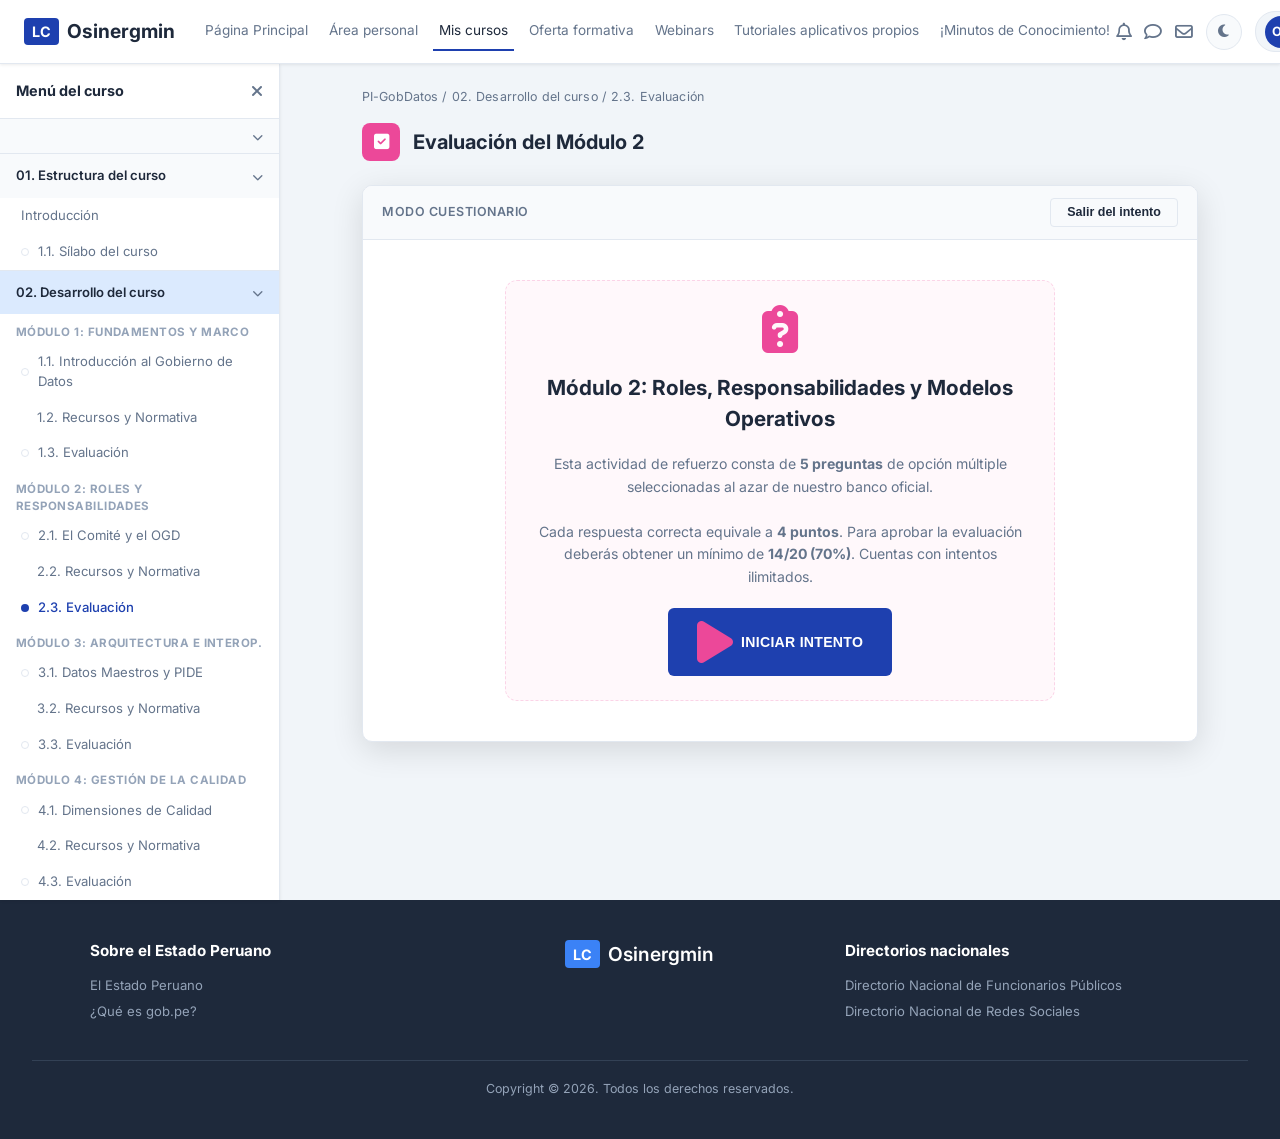
<file: evaluacion.html>
<!DOCTYPE html>
<html lang="es">
<head>
    <meta charset="UTF-8">
    <meta name="viewport" content="width=device-width, initial-scale=1.0">
    <title>Evaluación - Gobierno de Datos | Osinergmin</title>
    <meta name="description" content="Evaluación de refuerzo del curso de Gobierno de Datos: Fundamentos y Aplicaciones - Universidad Corporativa Osinergmin.">
    <link rel="stylesheet" href="css/theme.css">
    <link rel="stylesheet" href="css/styles.css">
    <script src="js/theme.js"></script>
    <link rel="stylesheet" href="https://cdnjs.cloudflare.com/ajax/libs/font-awesome/6.4.0/css/all.min.css">
    <link href="https://fonts.googleapis.com/css2?family=Inter:wght@300;400;500;600;700&display=swap" rel="stylesheet">
    <style>
        body { font-family: 'Inter', 'Segoe UI', sans-serif; background: var(--bg-main); color: var(--text-primary); }

        /* ── Sidebar ── */
        .sidebar-moodle {
            width: var(--sidebar-width);
            background: var(--bg-sidebar);
            border-right: 1px solid var(--border-color);
            position: fixed; top: var(--header-height); left: 0;
            height: calc(100vh - var(--header-height));
            overflow-y: auto; z-index: 100;
            box-shadow: var(--shadow-sm);
        }
        .sidebar-moodle::-webkit-scrollbar { width: 4px; }
        .sidebar-moodle::-webkit-scrollbar-thumb { background: var(--border-color); border-radius: 2px; }

        .sidebar-top-bar {
            display: flex; align-items: center; justify-content: space-between;
            padding: 1rem; border-bottom: 1px solid var(--border-color);
            position: sticky; top: 0; background: var(--bg-sidebar); z-index: 10;
        }
        .sidebar-top-bar h3 { font-size: 0.9rem; font-weight: 700; color: var(--text-primary); }
        .sidebar-top-bar .close-btn { cursor: pointer; color: var(--text-secondary); font-size: 1rem; }

        .sidebar-section { border-bottom: 1px solid var(--border-color); }
        .sidebar-section-header {
            display: flex; align-items: center; justify-content: space-between;
            padding: 0.75rem 1rem; cursor: pointer;
            background: var(--bg-elevated); transition: background var(--transition); user-select: none;
        }
        .sidebar-section-header:hover { background: var(--accent-blue-subtle); }
        .sidebar-section-header.active-section { background: var(--accent-blue-subtle); }
        .sec-label { font-size: 0.82rem; font-weight: 600; color: var(--text-primary); }
        .chevron { font-size: 0.68rem; color: var(--text-secondary); transition: transform 0.25s; }
        .sidebar-section-header.open .chevron { transform: rotate(180deg); }
        .sidebar-section-body { display: none; background: var(--bg-sidebar); }
        .sidebar-section-body.open { display: block; }
        .sidebar-item {
            display: flex; align-items: center; gap: 0.6rem;
            padding: 0.5rem 1rem 0.5rem 1.3rem;
            font-size: 0.82rem; color: var(--text-secondary);
            cursor: pointer; transition: background var(--transition);
        }
        .sidebar-item:hover { background: var(--bg-elevated); color: var(--text-primary); }
        .sidebar-item.active { color: var(--accent-blue); font-weight: 500; }
        .dot { width: 8px; height: 8px; border-radius: 50%; background: var(--accent-blue); flex-shrink: 0; }
        .dot.empty { background: transparent; border: 1.5px solid var(--border-color); }
        .subgroup-label { padding: 0.6rem 1rem 0.2rem 1rem; font-size: 0.72rem; font-weight: 700; color: var(--text-muted); text-transform: uppercase; letter-spacing: 0.04em; }

        /* ── Layout ── */
        .main-wrapper { display: flex; margin-top: var(--header-height); min-height: calc(100vh - var(--header-height)); }
        .content-area { flex: 1; margin-left: var(--sidebar-width); padding: 0; background: var(--bg-main); }

        .player-container {
            max-width: 900px;
            margin: 0 auto;
            padding: 1.5rem 2rem 4rem;
        }

        .player-breadcrumb {
            font-size: 0.78rem;
            color: var(--text-secondary);
            margin-bottom: 1rem;
            letter-spacing: 0.01em;
        }

        .activity-header {
            display: flex;
            align-items: center;
            gap: 0.8rem;
            margin-bottom: 1.5rem;
        }
        .activity-header-icon {
            width: 38px;
            height: 38px;
            background-color: #ec4899;
            color: white;
            border-radius: 8px;
            display: flex;
            align-items: center;
            justify-content: center;
            font-size: 1.1rem;
        }
        .activity-header-title {
            font-size: 1.25rem;
            font-weight: 700;
            color: var(--text-primary);
        }

        /* ── Player Box ── */
        .player-frame {
            background: var(--bg-card);
            border: 1px solid var(--border-color);
            border-radius: 10px;
            overflow: hidden;
            box-shadow: var(--shadow-lg);
            display: flex;
            flex-direction: column;
            min-height: 480px;
        }
        .player-frame-top {
            display: flex;
            align-items: center;
            justify-content: space-between;
            padding: 0.75rem 1.2rem;
            background: var(--bg-elevated);
            border-bottom: 1px solid var(--border-color);
        }
        .mode-label {
            font-size: 0.78rem;
            font-weight: 600;
            color: var(--text-secondary);
            text-transform: uppercase;
            letter-spacing: 0.04em;
        }
        .btn-exit-activity {
            background: transparent;
            border: 1px solid var(--border-color);
            color: var(--text-primary);
            font-size: 0.78rem;
            font-weight: 600;
            padding: 0.4rem 1rem;
            border-radius: 4px;
            cursor: pointer;
            transition: all var(--transition);
        }
        .btn-exit-activity:hover {
            background: var(--bg-elevated);
            border-color: var(--text-secondary);
        }

        .quiz-body {
            flex: 1;
            padding: 2.5rem 2rem;
            display: flex;
            flex-direction: column;
            align-items: center;
            justify-content: center;
            background: linear-gradient(180deg, var(--bg-card) 0%, rgba(255,255,255,0.01) 100%);
            position: relative;
        }

        /* ── Cover Card ── */
        .cover-card {
            max-width: 550px;
            text-align: center;
            display: flex;
            flex-direction: column;
            align-items: center;
            gap: 1.2rem;
            padding: 1.5rem;
            background: rgba(236,72,153,0.04);
            border: 1px dashed rgba(236,72,153,0.2);
            border-radius: 12px;
        }
        .cover-card i {
            font-size: 3rem;
            color: #ec4899;
        }
        .cover-card h3 {
            font-size: 1.3rem;
            font-weight: 700;
            margin: 0;
            color: var(--text-primary);
        }
        .cover-card p {
            font-size: 0.88rem;
            line-height: 1.6;
            color: var(--text-secondary);
            margin: 0;
        }
        .btn-primary-action {
            background: var(--accent-blue);
            color: white;
            font-size: 0.88rem;
            font-weight: 600;
            padding: 0.65rem 1.8rem;
            border-radius: 6px;
            border: none;
            cursor: pointer;
            transition: background var(--transition);
            display: flex;
            align-items: center;
            gap: 0.5rem;
            text-transform: uppercase;
            letter-spacing: 0.02em;
        }
        .btn-primary-action:hover {
            background: var(--accent-blue-hover);
        }

        /* ── Question Card ── */
        .question-box {
            width: 100%;
            max-width: 680px;
            display: flex;
            flex-direction: column;
            gap: 1.2rem;
        }
        .question-header {
            display: flex;
            align-items: center;
            justify-content: space-between;
            font-size: 0.72rem;
            font-weight: 700;
            color: var(--text-muted);
            text-transform: uppercase;
            letter-spacing: 0.04em;
        }
        .question-title {
            font-size: 1.05rem;
            font-weight: 600;
            line-height: 1.5;
            color: var(--text-primary);
            margin: 0;
        }
        .options-list {
            display: flex;
            flex-direction: column;
            gap: 0.8rem;
            margin-top: 0.4rem;
        }
        .option-btn {
            background: var(--bg-elevated);
            border: 1px solid var(--border-color);
            border-radius: 8px;
            padding: 0.9rem 1.2rem;
            font-size: 0.88rem;
            color: var(--text-primary);
            text-align: left;
            cursor: pointer;
            transition: all var(--transition);
            display: flex;
            align-items: center;
            justify-content: space-between;
            gap: 1rem;
        }
        .option-btn:hover {
            border-color: var(--accent-blue);
            background: var(--bg-card);
        }
        .option-btn.selected {
            border-color: var(--accent-blue);
            background: rgba(59,130,246,0.08);
            font-weight: 500;
        }
        .option-btn.selected i {
            color: var(--accent-blue);
        }
        .option-btn i {
            color: var(--text-muted);
            font-size: 1.05rem;
            transition: color var(--transition);
        }

        .action-row {
            display: flex;
            justify-content: flex-end;
            margin-top: 1.5rem;
            width: 100%;
            max-width: 680px;
        }

        /* ── Progress and Score ── */
        .quiz-progress-bar {
            width: 100%;
            height: 4px;
            background: var(--border-color);
            position: absolute;
            bottom: 0;
            left: 0;
        }
        .quiz-progress-fill {
            height: 100%;
            background: var(--accent-blue);
            width: 0%;
            transition: width 0.3s ease;
        }

        /* ── Results view ── */
        .results-box {
            width: 100%;
            max-width: 680px;
            display: flex;
            flex-direction: column;
            gap: 2rem;
            align-items: center;
        }
        .score-circle-container {
            display: flex;
            flex-direction: column;
            align-items: center;
            gap: 0.8rem;
        }
        .score-circle {
            width: 130px;
            height: 130px;
            border-radius: 50%;
            display: flex;
            flex-direction: column;
            align-items: center;
            justify-content: center;
            font-weight: 800;
            box-shadow: var(--shadow-md);
            position: relative;
        }
        .score-circle.approved {
            background: rgba(16,185,129,0.08);
            border: 4px solid #10b981;
            color: #10b981;
        }
        .score-circle.failed {
            background: rgba(239,68,68,0.08);
            border: 4px solid #ef4444;
            color: #ef4444;
        }
        .score-num { font-size: 2.2rem; line-height: 1; }
        .score-total { font-size: 0.88rem; color: var(--text-secondary); font-weight: 500; margin-top: 0.2rem; }
        .score-label {
            font-size: 0.72rem;
            font-weight: 700;
            padding: 0.25rem 0.75rem;
            border-radius: 20px;
            text-transform: uppercase;
            letter-spacing: 0.04em;
        }
        .score-label.approved { background: #10b981; color: white; }
        .score-label.failed { background: #ef4444; color: white; }

        .review-section {
            width: 100%;
            display: flex;
            flex-direction: column;
            gap: 1.2rem;
            border-top: 1px solid var(--border-color);
            padding-top: 1.5rem;
        }
        .review-section h4 {
            font-size: 0.95rem;
            font-weight: 700;
            color: var(--text-primary);
            margin: 0;
        }
        .review-card {
            background: var(--bg-elevated);
            border: 1px solid var(--border-color);
            border-radius: 8px;
            padding: 1.2rem;
            display: flex;
            flex-direction: column;
            gap: 0.8rem;
        }
        .review-q-title {
            font-size: 0.88rem;
            font-weight: 600;
            color: var(--text-primary);
        }
        .review-opt {
            font-size: 0.82rem;
            padding: 0.5rem 0.8rem;
            border-radius: 6px;
            display: flex;
            align-items: center;
            justify-content: space-between;
            gap: 0.8rem;
        }
        .review-opt.correct-choice {
            background: rgba(16,185,129,0.06);
            border: 1px solid rgba(16,185,129,0.25);
            color: #10b981;
        }
        .review-opt.incorrect-choice {
            background: rgba(239,68,68,0.06);
            border: 1px solid rgba(239,68,68,0.25);
            color: #ef4444;
        }
        .review-opt.normal {
            background: transparent;
            border: 1px solid transparent;
            color: var(--text-secondary);
        }
        .review-feedback {
            font-size: 0.78rem;
            color: var(--text-secondary);
            font-style: italic;
            border-left: 2px solid var(--border-color);
            padding-left: 0.6rem;
            margin-top: 0.2rem;
        }

        /* ── Downloads Modal ── */
        .modal-overlay {
            position: fixed; inset: 0;
            background: rgba(0, 0, 0, 0.5);
            backdrop-filter: blur(4px);
            display: none; align-items: center; justify-content: center;
            z-index: 1000; opacity: 0; transition: opacity 0.3s ease;
        }
        .modal-overlay.open { display: flex; opacity: 1; }
        .modal-container {
            background: var(--bg-card);
            border: 1px solid var(--border-color);
            border-radius: 12px; width: 90%; max-width: 550px;
            box-shadow: var(--shadow-xl); overflow: hidden;
            transform: scale(0.95); transition: transform 0.3s ease;
            display: flex; flex-direction: column;
        }
        .modal-overlay.open .modal-container { transform: scale(1); }
        .modal-header {
            display: flex; align-items: center; justify-content: space-between;
            padding: 1rem 1.25rem; border-bottom: 1px solid var(--border-color);
            background: var(--bg-elevated);
        }
        .modal-header h3 { font-size: 1rem; font-weight: 700; color: var(--text-primary); margin: 0; }
        .modal-close-btn { cursor: pointer; color: var(--text-secondary); font-size: 1.2rem; background: none; border: none; }
        .modal-close-btn:hover { color: var(--text-primary); }
        .modal-body { padding: 1.25rem; display: flex; flex-direction: column; gap: 0.8rem; max-height: 400px; overflow-y: auto; }
        .download-item-card {
            background: var(--bg-main);
            border: 1px solid var(--border-color);
            border-radius: 8px; padding: 0.8rem 1rem;
            display: flex; align-items: center; justify-content: space-between;
            gap: 1rem; transition: border-color var(--transition);
        }
        .download-item-card:hover { border-color: var(--accent-blue); }
        .download-item-info { display: flex; align-items: flex-start; gap: 0.6rem; }
        .download-item-info i { font-size: 1.2rem; color: var(--accent-blue); margin-top: 0.15rem; }
        .download-item-title { font-size: 0.85rem; font-weight: 600; color: var(--text-primary); }
        .download-item-desc { font-size: 0.72rem; color: var(--text-muted); margin-top: 0.15rem; }
        .download-action-btn {
            background: var(--accent-blue); color: white;
            font-size: 0.75rem; font-weight: 600; padding: 0.4rem 0.8rem;
            border-radius: 4px; border: none; cursor: pointer;
            display: flex; align-items: center; gap: 0.3rem; transition: background var(--transition);
        }
        .download-action-btn:hover { background: var(--accent-blue-hover); }

        /* Footer */
        footer { background: var(--footer-bg); padding: 2.5rem 2rem; color: var(--footer-text); }
        .footer-content { max-width: 1100px; margin: 0 auto; display: grid; grid-template-columns: repeat(3,1fr); gap: 2rem; }
        .footer-content h4 { color: white; font-size: 0.95rem; margin-bottom: 0.8rem; }
        .footer-content li { font-size: 0.82rem; margin-bottom: 0.4rem; color: var(--footer-text); }
        .footer-bottom { text-align: center; margin-top: 2rem; padding-top: 1.2rem; border-top: 1px solid var(--footer-border); font-size: 0.78rem; }
    </style>
</head>
<body>

<!-- ══ HEADER ══ -->
<header class="header">
    <div class="header-left">
        <div class="logo">
            <span class="lc-box">LC</span>
            <span>Osinergmin</span>
        </div>
        <nav class="nav-menu">
            <a href="index.html" class="nav-item">Página Principal</a>
            <a href="area-personal.html" class="nav-item">Área personal</a>
            <a href="mis-cursos.html" class="nav-item active">Mis cursos</a>
            <a href="#" class="nav-item">Oferta formativa</a>
            <a href="#" class="nav-item">Webinars</a>
            <a href="#" class="nav-item">Tutoriales aplicativos propios</a>
            <a href="#" class="nav-item">¡Minutos de Conocimiento!</a>
        </nav>
    </div>
    <div class="header-right">
        <i class="fa-regular fa-bell icon-btn"></i>
        <i class="fa-regular fa-comment icon-btn"></i>
        <i class="fa-regular fa-envelope icon-btn"></i>
        <button id="theme-toggle" class="theme-toggle-btn" onclick="toggleTheme()"><i class="fa-solid fa-moon"></i></button>
        <div class="user-profile">
            <div class="avatar">OP</div>
            <i class="fa-solid fa-chevron-down" style="font-size:0.65rem;"></i>
        </div>
    </div>
</header>

<div class="main-wrapper">

    <!-- ══ SIDEBAR ══ -->
    <aside class="sidebar-moodle">
        <div class="sidebar-top-bar">
            <h3>Menú del curso</h3>
            <i class="fa-solid fa-xmark close-btn"></i>
        </div>

        <div class="sidebar-section">
            <div class="sidebar-section-header open" onclick="toggleSection(this)">
                <span class="sec-label" style="color:#94a3b8;font-size:0.7rem;"></span>
                <i class="fa-solid fa-chevron-up chevron"></i>
            </div>
        </div>

        <!-- 01. Estructura -->
        <div class="sidebar-section">
            <div class="sidebar-section-header open" onclick="toggleSection(this)">
                <span class="sec-label">01. Estructura del curso</span>
                <i class="fa-solid fa-chevron-up chevron"></i>
            </div>
            <div class="sidebar-section-body open">
                <div class="sidebar-item" onclick="window.location.href='seccion-01.html'">Introducción</div>
                <div class="sidebar-item" onclick="window.location.href='curso.html'">
                    <span class="dot empty"></span>
                    1.1. Sílabo del curso
                </div>
            </div>
        </div>

        <!-- 02. Desarrollo -->
        <div class="sidebar-section">
            <div class="sidebar-section-header open active-section" onclick="toggleSection(this)">
                <span class="sec-label">02. Desarrollo del curso</span>
                <i class="fa-solid fa-chevron-up chevron"></i>
            </div>
            <div class="sidebar-section-body open">
                <div class="subgroup-label">Módulo 1: Fundamentos y Marco</div>
                <div class="sidebar-item" id="side-mod1_1" onclick="window.location.href='index.html?module=1'"><span class="dot empty"></span>1.1. Introducción al Gobierno de Datos</div>
                <div class="sidebar-item" onclick="openDownloadsModal('1')">&nbsp;&nbsp;&nbsp;&nbsp;1.2. Recursos y Normativa</div>
                <div class="sidebar-item" id="side-mod1_3" onclick="window.location.href='evaluacion.html?module=1'"><span class="dot empty"></span>1.3. Evaluación</div>

                <div class="subgroup-label">Módulo 2: Roles y Responsabilidades</div>
                <div class="sidebar-item" id="side-mod2_1" onclick="window.location.href='index.html?module=2'"><span class="dot empty"></span>2.1. El Comité y el OGD</div>
                <div class="sidebar-item" onclick="openDownloadsModal('2')">&nbsp;&nbsp;&nbsp;&nbsp;2.2. Recursos y Normativa</div>
                <div class="sidebar-item" id="side-mod2_3" onclick="window.location.href='evaluacion.html?module=2'"><span class="dot empty"></span>2.3. Evaluación</div>

                <div class="subgroup-label">Módulo 3: Arquitectura e Interop.</div>
                <div class="sidebar-item" id="side-mod3_1" onclick="window.location.href='index.html?module=3'"><span class="dot empty"></span>3.1. Datos Maestros y PIDE</div>
                <div class="sidebar-item" onclick="openDownloadsModal('3')">&nbsp;&nbsp;&nbsp;&nbsp;3.2. Recursos y Normativa</div>
                <div class="sidebar-item" id="side-mod3_3" onclick="window.location.href='evaluacion.html?module=3'"><span class="dot empty"></span>3.3. Evaluación</div>

                <div class="subgroup-label">Módulo 4: Gestión de la Calidad</div>
                <div class="sidebar-item" id="side-mod4_1" onclick="window.location.href='index.html?module=4'"><span class="dot empty"></span>4.1. Dimensiones de Calidad</div>
                <div class="sidebar-item" onclick="openDownloadsModal('4')">&nbsp;&nbsp;&nbsp;&nbsp;4.2. Recursos y Normativa</div>
                <div class="sidebar-item" id="side-mod4_3" onclick="window.location.href='evaluacion.html?module=4'"><span class="dot empty"></span>4.3. Evaluación</div>

                <div class="subgroup-label">Módulo 5: Metadatos y Trazabilidad</div>
                <div class="sidebar-item" id="side-mod5_1" onclick="window.location.href='index.html?module=5'"><span class="dot empty"></span>5.1. ADN del Dato</div>
                <div class="sidebar-item" onclick="openDownloadsModal('5')">&nbsp;&nbsp;&nbsp;&nbsp;5.2. Recursos y Normativa</div>
                <div class="sidebar-item" id="side-mod5_3" onclick="window.location.href='evaluacion.html?module=5'"><span class="dot empty"></span>5.3. Evaluación</div>

                <div class="subgroup-label">Módulo 6: Seguridad y Ética del Dato</div>
                <div class="sidebar-item" id="side-mod6_1" onclick="window.location.href='index.html?module=6'"><span class="dot empty"></span>6.1. Anonimización y Privacidad</div>
                <div class="sidebar-item" onclick="openDownloadsModal('6')">&nbsp;&nbsp;&nbsp;&nbsp;6.2. Recursos y Normativa</div>
                <div class="sidebar-item" id="side-mod6_3" onclick="window.location.href='evaluacion.html?module=6'"><span class="dot empty"></span>6.3. Evaluación</div>
            </div>
        </div>
    </aside>

    <!-- ══ MAIN CONTENT ══ -->
    <main class="content-area">
        <div class="player-container">
            
            <!-- Breadcrumb -->
            <div class="player-breadcrumb" id="player-breadcrumb">
                PI-GobDatos / 02. Desarrollo del curso / Evaluación del Módulo
            </div>

            <!-- Activity Header -->
            <div class="activity-header">
                <div class="activity-header-icon">
                    <i class="fa-solid fa-square-check"></i>
                </div>
                <div class="activity-header-title" id="activity-title">
                    Evaluación de Refuerzo
                </div>
            </div>

            <!-- Quiz Box Panel -->
            <div class="player-frame">
                <div class="player-frame-top">
                    <span class="mode-label">Modo Cuestionario</span>
                    <button class="btn-exit-activity" id="btn-exit" onclick="exitActivity()">Salir del intento</button>
                </div>

                <!-- Slide Screen Area -->
                <div class="quiz-body" id="quiz-body">
                    <!-- Dynamic Content Loaded here -->
                </div>
            </div>

        </div>
    </main>
</div>

<!-- Footer -->
<footer>
    <div class="footer-content">
        <div>
            <h4>Sobre el Estado Peruano</h4>
            <ul>
                <li>El Estado Peruano</li>
                <li>¿Qué es gob.pe?</li>
            </ul>
        </div>
        <div style="text-align:center;">
            <div class="logo" style="justify-content:center; margin-bottom:0.8rem;">
                <span class="lc-box" style="background:#3b82f6;color:white;">LC</span>
                <span style="color:white;font-weight:600;">Osinergmin</span>
            </div>
        </div>
        <div>
            <h4>Directorios nacionales</h4>
            <ul>
                <li>Directorio Nacional de Funcionarios Públicos</li>
                <li>Directorio Nacional de Redes Sociales</li>
            </ul>
        </div>
    </div>
    <div class="footer-bottom">Copyright © 2026. Todos los derechos reservados.</div>
</footer>

<script>
    // ── DATABASE OF EVALUATION QUESTIONS (From .md files) ──
    const moduleQuizzes = {
        "1": {
            moduleName: "Módulo 1: Fundamentos y Marco de Gobierno de Datos",
            salirHash: "#mod1_1",
            pool: [
                {
                    q: "¿Cuál es el beneficio principal de implementar un modelo de Gobierno de Datos en una entidad pública?",
                    opts: ["Incrementar el consumo de papel en las oficinas administrativas.", "Mantener la información en silos aislados para mayor seguridad.", "Generar valor público mediante decisiones basadas en evidencia y eficiencia operativa.", "Eliminar la necesidad de personal en el área de TI."],
                    correct: 2,
                    feedback: "El Gobierno de Datos transforma la información en un activo que genera valor público y eficiencia institucional."
                },
                {
                    q: "Cuando decimos que el Gobierno de Datos mejora la 'Eficiencia Operativa', nos referimos a:",
                    opts: ["Que los servidores funcionan más rápido sin necesidad de mantenimiento.", "La reducción de costos y tiempo al eliminar la duplicidad de datos y automatizar procesos manuales.", "Que los funcionarios deben trabajar más horas para ingresar datos al sistema.", "La compra de computadoras más modernas para todos los empleados."],
                    correct: 1,
                    feedback: "La gobernanza elimina el retrabajo y los procesos manuales, optimizando el uso de recursos."
                },
                {
                    q: "La normativa peruana que establece formalmente el marco de gobernanza y gestión de datos como activos estratégicos es:",
                    opts: ["La Ley del Teletrabajo.", "La Ley de Transparencia Económica.", "La Ley de Gobierno Digital (Decreto Legislativo N° 1412).", "El Decreto Legislativo de Ciberdefensa."],
                    correct: 2,
                    feedback: "El Decreto Legislativo N° 1412 (Ley de Gobierno Digital) establece la obligatoriedad legal de gobernar y gestionar la información pública como activo."
                },
                {
                    q: "Si una entidad busca compartir información estructurada para que la ciudadanía e investigadores la descarguen y reutilicen libremente, debe publicarla en:",
                    opts: ["La Plataforma de Interoperabilidad del Estado (PIDE).", "La Plataforma Nacional de Datos Abiertos (PNDA).", "El Sistema Nacional de Archivos del Estado.", "Su intranet institucional privada."],
                    correct: 1,
                    feedback: "La PNDA es el portal central del Estado peruano para la publicación de conjuntos de datos en formatos abiertos (reutilizables)."
                },
                {
                    q: "¿Qué plataforma nacional permite el intercambio de información y la comunicación segura en tiempo real entre los sistemas de diferentes entidades públicas (ej. consultas a RENIEC)?",
                    opts: ["La plataforma GeoPerú.", "La Plataforma de Interoperabilidad del Estado (PIDE).", "La Plataforma Nacional de Datos Abiertos.", "La Mesa de Partes Virtual unificada."],
                    correct: 1,
                    feedback: "La PIDE es el engranaje de interoperabilidad del Estado, que permite consumir servicios web (APIs) de otras entidades públicas."
                },
                {
                    q: "Según la Estrategia Nacional de Gobierno de Datos (2026-2030), el Perú busca posicionarse como referente regional. ¿Cuál es el enfoque que se le debe dar al dato según esta estrategia?",
                    opts: ["Un residuo o subproducto burocrático del trámite.", "Un elemento exclusivamente a cargo del departamento de TI.", "Un activo estratégico que genera valor socioeconómico y público.", "Un archivo temporal a ser depurado cada año de forma obligatoria."],
                    correct: 2,
                    feedback: "La Estrategia Nacional propone tratar los datos como activos estratégicos de información generadores de valor público."
                },
                {
                    q: "Según los estándares internacionales de DAMA Internacional, ¿cómo se define formalmente el Gobierno de Datos?",
                    opts: ["La compra y mantenimiento de servidores y licencias de software de bases de datos.", "El ejercicio de autoridad y control (planificación, supervisión y cumplimiento) sobre la gestión de los activos de datos.", "La digitalización y eliminación de todos los registros históricos físicos en papel.", "La publicación irrestricta de datos personales de los ciudadanos por transparencia."],
                    correct: 1,
                    feedback: "DAMA define Data Governance como el ejercicio de autoridad y control político y operacional sobre la gestión de los datos."
                },
                {
                    q: "La falta de Gobierno de Datos suele generar \"Silos de Información\". ¿Qué significa esto?",
                    opts: ["Almacenar datos críticos en nubes públicas sin cifrar.", "Departamentos que gestionan y guardan sus datos en sistemas aislados sin integrarlos ni compartirlos con el resto de la entidad.", "Borrar información valiosa cada 30 días de forma automática para ahorrar espacio.", "Un repositorio centralizado y colaborativo de acceso universal."],
                    correct: 1,
                    feedback: "Los silos ocurren cuando las áreas guardan celosamente sus datos en sistemas propios que no conversan con los sistemas de otras áreas."
                },
                {
                    q: "El Gobierno de Datos no es un proyecto de Tecnologías de la Información (TI), es una transformación que involucra fundamentalmente a:",
                    opts: ["Hardware, Software y Redes.", "Personas, Procesos y Cultura (Visión Estratégica).", "Presupuesto, Auditoría y Sanciones reguladoras.", "Inteligencia Artificial y Algoritmos Predictivos."],
                    correct: 1,
                    feedback: "Al ser una estrategia de negocio, la gobernanza de datos gira en torno al cambio cultural de las personas y la normalización de procesos."
                },
                {
                    q: "A diferencia de los recursos tradicionales (como el petróleo), un dato bien gobernado:",
                    opts: ["Es más costoso de extraer, refinar and almacenar.", "Se gasta rápidamente con el uso y desaparece de la base de datos.", "Es expansivo y genera más valor cuanto más se utiliza, se analiza y se cruza con otros datos.", "No representa ningún valor en el largo plazo para las decisiones del Estado."],
                    correct: 2,
                    feedback: "A diferencia de los recursos físicos, la información es inagotable: su valor aumenta exponencialmente al cruzarse y analizarse."
                }
            ]
        },
        "2": {
            moduleName: "Módulo 2: Roles, Responsabilidades y Modelos Operativos",
            salirHash: "#mod2_3",
            pool: [
                {
                    q: "En la analogía de la cadena de suministro, ¿qué rol corporativo representa el \"Transportista/Logística\" que administra el almacenamiento seguro de la infraestructura?",
                    opts: ["El Equipo BI / Analítica.", "El Usuario de Datos.", "El Custodio Técnico de Datos (Data Custodian), responsable de bases de datos, seguridad e infraestructura.", "El Oficial de Datos Personales."],
                    correct: 2,
                    feedback: "El Transportista representa al Custodio Técnico (Data Custodian), quien da soporte, almacenamiento e infraestructura de bases de datos al dato."
                },
                {
                    q: "De acuerdo con las mejores prácticas internacionales de gobernanza de datos, ¿qué característica define a un modelo operativo de gobernanza \"Federado o Híbrido\"?",
                    opts: ["Cada departamento actúa con autonomía absoluta sin responder ante una estrategia común.", "El departamento de TI toma el 100% de las decisiones y definiciones de negocio.", "La Oficina central aporta la estrategia y herramientas comunes, pero permite a las líneas de negocio implementar la gobernanza de forma flexible según sus necesidades.", "Está estrictamente diseñado para organizaciones que no tienen ningún nivel de madurez técnica."],
                    correct: 2,
                    feedback: "El modelo federado combina lineamientos estratégicos comunes desde el centro con adaptabilidad e implementación local."
                },
                {
                    q: "¿Cuál es el equivalente al \"Chef\" (quien limpia, prepara y cocina el ingrediente para obtener un resultado final de alto valor) en el ecosistema de roles de datos?",
                    opts: ["El dueño de la infraestructura física del centro de datos.", "El Equipo BI / Analítica, que utiliza los datos limpios para generar reportes, dashboards e insights analíticos.", "El colaborador que introduce datos desde ventanillas de atención.", "El Asesor Legal de la entidad."],
                    correct: 1,
                    feedback: "El Equipo BI / Analítica es el Chef: toma la información gobernada (ingrediente limpio) y la procesa para servir visualizaciones o modelos avanzados."
                },
                {
                    q: "Si una entidad pública utiliza un modelo operativo de gobernanza \"Centralizado\", ¿cuál es uno de sus principales retos a medida que la organización crece?",
                    opts: ["Aumenta la anarquía en los procesos operativos de datos.", "Puede percibirse como demasiado burocrático y convertirse en un cuello de botella para la agilidad y eficiencia del negocio.", "Elimina automáticamente todos los requerimientos técnicos de ciberseguridad.", "Obliga a la institución a prescindir de la figura del OGD."],
                    correct: 1,
                    feedback: "El exceso de control centralizado tiende a ralentizar la respuesta ágil de las áreas operativas, convirtiéndose en cuello de botella."
                },
                {
                    q: "Según el procedimiento interno PI-59 y las mejores prácticas, ¿quién asume la máxima responsabilidad funcional por definir el propósito y aprobar las reglas de calidad de los datos de su gerencia?",
                    opts: ["El Administrador de Base de Datos (DBA).", "El Analista de Business Intelligence (BI).", "El Dueño de Datos (Data Owner).", "El desarrollador del software transaccional."],
                    correct: 2,
                    feedback: "El Dueño de Datos (Data Owner) es el máximo responsable político e institucional de definir reglas y usos del dato."
                },
                {
                    q: "¿Qué función asume el Oficial de Gobierno de Datos (OGD) en relación con el ecosistema humano de la entidad?",
                    opts: ["Modificar y programar los códigos de acceso de la base de datos principal.", "Reemplazar funcionalmente al Jefe de la Oficina de TI.", "Actuar como \"director de orquesta\", articulando, facilitando y supervisando el cumplimiento de la estrategia de datos sin ser el dueño de la información.", "Borrar de forma manual los registros históricos de los ciudadanos para ahorrar espacio."],
                    correct: 2,
                    feedback: "El OGD es el director de orquesta transversal; no es dueño ni operador, sino el facilitador estratégico de la gobernanza."
                },
                {
                    q: "¿Qué fenómeno organizacional se busca erradicar con la asignación clara de roles en el Gobierno de Datos?",
                    opts: ["La transformación digital acelerada del Estado.", "La \"Propiedad Difusa\", donde todos usan un dato pero nadie se responsabiliza formalmente por su calidad.", "La interoperabilidad técnica y simplificación de trámites.", "Las políticas de seguridad de la información."],
                    correct: 1,
                    feedback: "La propiedad difusa provoca reprocesos y errores porque todos usan el dato de forma rutinaria pero nadie asume su definición semántica ni su calidad."
                },
                {
                    q: "Según la normativa peruana, ¿quién es responsable de aprobar formalmente el Plan de Acción de Gobierno de Datos en la entidad pública?",
                    opts: ["El Ministerio de Justicia y Derechos Humanos.", "El Comité de Gobierno y Transformación Digital de la entidad.", "El Jefe de la Oficina de Recursos Humanos.", "El Custodio Técnico del Dato."],
                    correct: 1,
                    feedback: "La Resolución PCM dictamina que es el Comité de Gobierno y Transformación Digital quien valida e institucionaliza el Plan de Acción."
                },
                {
                    q: "De acuerdo con el enfoque de \"Gobierno de Datos No Invasivo\" de Robert S. Seiner, ¿qué es un \"Data Steward\" (Gestor de Datos)?",
                    opts: ["Un puesto de trabajo completamente nuevo que debe ser contratado externamente.", "Un software que limpia bases de datos de forma automática.", "Cualquier colaborador en la organización evaluado por su relación con los datos (quien los define, produce o usa) y que asume responsabilidad por ellos.", "El auditor externo del Gobierno encargado de las multas."],
                    correct: 2,
                    feedback: "En la gobernanza no invasiva, el steward o gestor de datos es un rol funcional que formaliza las tareas que el colaborador ya realiza con los datos en su día a día."
                },
                {
                    q: "¿Por qué el departamento de Tecnologías de la Información (TI) NO debe ser considerado el \"Dueño de Datos\" (Owner) de los datos del negocio?",
                    opts: ["Porque el área de TI no cuenta con presupuesto propio de gobernanza.", "En la cadena de suministro, TI gestiona la infraestructura y los sistemas (el transporte/almacenamiento), pero son las áreas de negocio quienes entienden el contexto y propósito de la información.", "Porque TI únicamente procesa datos no estructurados de redes sociales.", "Porque los lineamientos de la PCM le prohíben a los ingenieros de TI de forma expresa tomar decisiones de base de datos."],
                    correct: 1,
                    feedback: "TI custodia el contenedor técnico; el Negocio domina y define el contenido porque conoce el flujo y las reglas operacionales del trámite."
                }
            ]
        },
        "3": {
            moduleName: "Módulo 3: Arquitectura, Plataformas e Interoperabilidad",
            salirHash: "#mod3_3",
            pool: [
                {
                    q: "Según los estándares internacionales de gobernanza de datos, ¿cuál es la principal diferencia entre un Glosario de Negocio y un Diccionario de Datos?",
                    opts: ["El glosario es físico en papel y el diccionario es exclusivamente digital en la nube.", "No hay diferencia técnica ni organizativa, son sinónimos del mismo estándar.", "El glosario contiene descripciones en lenguaje empresarial para todos los usuarios, mientras que el diccionario contiene parámetros técnicos (formatos, tipos de datos) para los sistemas.", "El glosario lo define el área legal y el diccionario la Contraloría General."],
                    correct: 2,
                    feedback: "El Glosario está enfocado en definiciones claras para humanos (negocio); el Diccionario detalla tipos SQL, longitudes y campos para técnicos."
                },
                {
                    q: "¿Qué herramienta tecnológica actúa como un \"mercado\" o \"biblioteca\" centralizada que enlaza el vocabulario de negocio con los metadatos técnicos para facilitar las búsquedas?",
                    opts: ["La red privada virtual de TI (VPN).", "El cortafuegos (Firewall) perimetral.", "El Catálogo de Datos.", "La Plataforma de Mesa de Partes Virtual."],
                    correct: 2,
                    feedback: "El Catálogo de Datos es la ventanilla única de búsqueda donde convergen los términos de negocio y las tablas del diccionario técnico."
                },
                {
                    q: "Si un científico de datos necesita saber por qué procesos de limpieza y transformación pasó un dato desde que se originó en la base de datos transaccional hasta que llegó a su dashboard, ¿qué herramienta de gobernanza debe consultar?",
                    opts: ["El Glosario de Negocio corporativo.", "El Linaje de Datos (Data Lineage).", "El Registro de Compras Institucional.", "El Código de Ética de la institución."],
                    correct: 1,
                    feedback: "El Linaje de Datos (Data Lineage) provee la trazabilidad y procedencia de la información a lo largo de los sistemas."
                },
                {
                    q: "De acuerdo con los enfoques de implementación descritos por la literatura especializada en gobernanza de datos, ¿qué caracteriza al enfoque \"Colaborativo\"?",
                    opts: ["Centraliza todo el poder y acceso de las bases de datos exclusivamente en un pequeño grupo de TI.", "Libera todos los datos en bruto a cualquier usuario sin aplicar reglas de privacidad ni seguridad.", "Equilibra las necesidades defensivas (control y cumplimiento normativo) con las ofensivas (analítica y democratización del dato) involucrando a los usuarios de negocio.", "Prohíbe totalmente el intercambio de información entre diferentes gerencias."],
                    correct: 2,
                    feedback: "El enfoque colaborativo es el balance ideal: asegura el cumplimiento regulatorio (defensa) y a la vez empodera la innovación (ofensiva)."
                },
                {
                    q: "Para evitar pedirle a un ciudadano el mismo documento dos veces (como validar su identidad mediante DNI), ¿qué plataforma de la arquitectura digital peruana debemos integrar a nuestros sistemas?",
                    opts: ["La Plataforma Nacional de Datos Abiertos (PNDA).", "La plataforma geográfica GeoPerú.", "La Plataforma de Interoperabilidad del Estado (PIDE).", "El Diario Oficial El Peruano."],
                    correct: 2,
                    feedback: "La PIDE habilita la interoperabilidad transaccional directa entre las entidades estatales peruanas de manera automática."
                },
                {
                    q: "De acuerdo con el modelo de madurez y arquitectura de Osinergmin (PI-59), ¿qué sucede en la \"Capa Verde\" (Zona Plata/Trusted) de la pirámide de datos?",
                    opts: ["Se archivan los expedientes físicos en cajas de cartón.", "Ingresan los datos crudos exactamente como vienen de las fuentes externas.", "Se alojan los datos que ya pasaron por procesos de limpieza, estandarización y eliminación de duplicados, formando la fuente única de verdad.", "Se eliminan todos los datos automáticamente a los 30 días para ahorrar espacio."],
                    correct: 2,
                    feedback: "La Capa Verde (Plata) es la zona de datos de confianza, limpia de inconsistencias semánticas e integrada bajo reglas de calidad."
                },
                {
                    q: "Dentro de la arquitectura de datos, ¿qué se entiende por \"Datos Maestros\" (Master Data)?",
                    opts: ["Datos temporales o residuales que se eliminan al final de cada jornada.", "Los datos críticos e indispensables (como DNI, RUC o Ubigeo) que representan el núcleo operativo y de información de una entidad.", "Exclusivamente las coordenadas de mapas y límites departamentales.", "Los manuales impresos de la institución y guías de usuario."],
                    correct: 1,
                    feedback: "Los Datos Maestros son los núcleos estables de información indispensables para que la organización opere de forma consistente."
                },
                {
                    q: "A nivel de arquitectura de integración de datos, el estándar DMBOK2 recomienda un diseño \"Hub-and-Spoke\" (Centro y Radios) frente al \"Point-to-Point\" (Punto a Punto) porque:",
                    opts: ["Es técnicamente más lento y consume más ancho de banda.", "Consolida los datos compartidos en un centro (Hub), reduciendo drásticamente la cantidad de interfaces requeridas y la complejidad técnica.", "Elimina la necesidad de contar con servidores de bases de datos.", "Permite que los ciudadanos modifiquen las bases de datos libremente desde la web."],
                    correct: 1,
                    feedback: "El modelo Hub-and-Spoke canaliza las integraciones de forma ordenada y escalable en lugar de crear conexiones caóticas cruzadas."
                },
                {
                    q: "¿Qué problema principal soluciona el uso efectivo de la Plataforma de Interoperabilidad del Estado (PIDE) de cara al ciudadano?",
                    opts: ["Permite descargar contenidos multimedia de forma gratuita.", "Evita requerirle al ciudadano documentos o información que el Estado ya posee en sus bases de datos, reduciendo las trabas burocráticas.", "Sirve como una red social interna para coordinar reuniones presenciales.", "Publica automáticamente las actas de contratación del presupuesto nacional."],
                    correct: 1,
                    feedback: "La PIDE implementa el principio de simplicidad: el ciudadano no debe entregar en ventanilla requisitos que ya existen en otra base de datos estatal."
                },
                {
                    q: "De acuerdo con el modelo de Osinergmin, la \"Capa Azul\" (Oro / Refinada) del repositorio de datos se destina específicamente para:",
                    opts: ["El consumo de datos por parte de Científicos de Datos para modelos predictivos, analítica avanzada, Inteligencia Artificial y Dashboards directivos.", "La recepción de datos crudos (Raw Data) desde las ventanillas de atención.", "Archivar expedientes físicos inactivos o listos para destrucción.", "Alojar copias de seguridad de sistemas legados."],
                    correct: 0,
                    feedback: "La Capa Azul (Oro) contiene los Productos de Datos terminados y optimizados listos para su explotación inteligente analítica."
                },
                {
                    q: "¿Qué plataforma tecnológica del Estado peruano permite el intercambio automático y seguro de datos entre los sistemas de diferentes instituciones públicas?",
                    opts: ["La Plataforma Nacional de Datos Abiertos (PNDA).", "GeoPerú.", "La Plataforma de Interoperabilidad del Estado (PIDE).", "El Sistema Nacional de Archivos."],
                    correct: 2,
                    feedback: "La PIDE es la plataforma central de interoperabilidad que conecta los sistemas de las entidades del Estado peruano de forma automática y segura mediante APIs."
                },
                {
                    q: "Si una entidad pública necesita realizar un análisis territorial y cruzar capas de información geoespacial (como ubicación de hospitales y carreteras), ¿qué plataforma nacional debe alimentar o consultar?",
                    opts: ["PIDE.", "El portal de Datos Abiertos.", "GeoPerú.", "El catálogo de Datos Maestros de la SUNAT."],
                    correct: 2,
                    feedback: "GeoPerú es la plataforma nacional de análisis territorial que integra capas geoespaciales para visualizar y cruzar información sobre el mapa del Perú."
                },
                {
                    q: "En el contexto de la interoperabilidad técnica y los servicios web (APIs), ¿cuáles son los formatos estándar abiertos más utilizados para intercambiar información estructurada?",
                    opts: ["Archivos PDF y documentos DOCX de Word.", "Archivos JSON y documentos XML.", "Formatos de video MP4 y AVI.", "Archivos CAD y ejecutables EXE."],
                    correct: 1,
                    feedback: "JSON y XML son los formatos de texto universales y ligeros que permiten el intercambio estructurado de datos entre sistemas a través de APIs."
                },
                {
                    q: "Según la normativa peruana, ¿qué entidad es la administradora dueña del Dato Maestro referente a la 'Actividad Económica' y los códigos de 'Ubigeo'?",
                    opts: ["El Registro Nacional de Identificación y Estado Civil (RENIEC).", "La Superintendencia Nacional de Aduanas y de Administración Tributaria (SUNAT).", "El Instituto Nacional de Estadística e Informática (INEI).", "El Ministerio de Economía y Finanzas."],
                    correct: 2,
                    feedback: "El INEI es la entidad rectora del Dato Maestro de Ubigeo y los códigos de actividad económica a nivel nacional."
                },
                {
                    q: "¿Cuál es el beneficio de publicar bases de datos en la Plataforma Nacional de Datos Abiertos (PNDA) para el ecosistema tecnológico?",
                    opts: ["Ocultar la información ante auditorías o revisiones periodísticas.", "Limitar las descargas únicamente a empresas internacionales autorizadas.", "Democratizar la información, permitiendo que investigadores, la academia y el sector privado reutilicen los datos para crear soluciones que generen valor público.", "Asegurar que solo el área de TI pueda leer la base de datos institucional."],
                    correct: 2,
                    feedback: "La PNDA permite que la información pública no confidencial sea reutilizada por la sociedad para generar innovación, investigación y valor público."
                }
            ]
        },
        "4": {
            moduleName: "Módulo 4: Gestión de la Calidad y Estandarización de Datos",
            salirHash: "#mod4_3",
            pool: [
                {
                    q: "Utilizando la analogía de la compra de un coche nuevo, ¿qué debemos exigir al momento de plantearnos usar datos en nuestra organización?",
                    opts: ["Que los datos se almacenen en servidores físicos desconectados de internet.", "Asegurar una alta calidad evaluando la completitud, la exactitud, la consistencia, la validez, la puntualidad y la integridad.", "Que los datos sean propiedad exclusiva del departamento de TI.", "Que todos los datos se recopilen de forma manual sin intervención de software."],
                    correct: 1,
                    feedback: "La analogía exige no conducir a ciegas: no podemos tomar decisiones estratégicas de alto riesgo sin garantías y métricas de calidad de datos."
                },
                {
                    q: "De acuerdo con los estándares internacionales de calidad de datos, ¿qué dimensión se encarga específicamente de garantizar que el dato sea exactamente el mismo en todos los sistemas de la empresa (evitando contradicciones)?",
                    opts: ["Puntualidad (Timeliness).", "Validez (Validity).", "Coherencia / Consistencia.", "Integridad (Integrity)."],
                    correct: 2,
                    feedback: "La consistencia o coherencia exige que las variables tengan la misma definición y valor lógico a través de todas las plataformas."
                },
                {
                    q: "¿Cuál es la recomendación principal de las mejores prácticas internacionales para lograr sostener y escalar un programa de gobierno del dato a nivel de calidad?",
                    opts: ["Contratar a más personal para corregir errores a mano en Excel los fines de semana.", "Imprimir todos los reportes de calidad para su revisión física y firma.", "Utilizar soluciones adecuadas y automatizadas mediante la creación de reglas, métricas e informes de excepciones, evitando los procesos manuales.", "Eliminar los estándares y dimensiones de calidad para que los datos fluyan rápido."],
                    correct: 2,
                    feedback: "Las mejores prácticas recalcan que la calidad es insostenible si depende de revisiones y correcciones manuales; exige automatización de reglas."
                },
                {
                    q: "Si una entidad pública implementa controles de validación en su sistema web para detectar \"errores operativos como los de introducción manual de datos\" en las ventanillas de atención, ¿qué dimensión de calidad está asegurando principalmente?",
                    opts: ["La validez.", "La puntualidad.", "La protección.", "La privacidad."],
                    correct: 0,
                    feedback: "La validez de formato (ej. RUC de 11 dígitos, solo números en DNI) detiene e impide el ingreso del error operativo en origen."
                },
                {
                    q: "Según el estándar ISO/IEC 25000 y el PI-59, ¿por qué es crítico realizar un análisis de \"causa raíz\" cuando detectamos valores nulos o inconsistentes?",
                    opts: ["Para identificar y culpar públicamente al ciudadano o funcionario que digitó el campo.", "Para implementar una validación en el origen y pasar de un ciclo reactivo (corregir el error) a un ciclo de mejora continua proactivo (evitar que el error ingrese al sistema).", "Para justificar técnicamente la compra de una nueva base de datos.", "Para borrar la tabla de datos completa de la base de datos relacional."],
                    correct: 1,
                    feedback: "El objetivo de la causa raíz es arreglar el origen del problema (ej. cambiar el formulario) para prevenir errores futuros indefinidamente."
                },
                {
                    q: "En el contexto del sector público (Eje 2 de la Estrategia Nacional), ¿qué impacto directo tiene la mala calidad de un dato maestro, como un DNI o un RUC mal digitado?",
                    opts: ["Solo genera una alerta visual inofensiva en los servidores de TI.", "Acelera el tiempo de respuesta y la entrega de subsidios al saltar validaciones.", "Afecta directamente el derecho del ciudadano, pudiendo impedirle cobrar un bono, validar su identidad o realizar un trámite oficial.", "Mejora la privacidad de los usuarios al hacer inubicables sus registros."],
                    correct: 2,
                    feedback: "Un error en el dato maestro interrumpe el derecho del administrado, bloqueando trámites y provocando exclusiones dolorosas."
                },
                {
                    q: "¿A qué se refiere la dimensión de \"Exactitud\" dentro de la calidad de datos?",
                    opts: ["A que el dato esté almacenado localmente en computadoras portátiles.", "A que el dato represente, describa y refleje la realidad correctamente y sin errores.", "A que el dataset no tenga ningún valor duplicado en toda la columna.", "A que el dato sea compartido de forma abierta en redes sociales."],
                    correct: 1,
                    feedback: "Exactitud significa que los datos almacenados en los registros describen fielmente la realidad física del fenómeno de negocio."
                },
                {
                    q: "Si en el formulario oficial de denuncias en línea el ciudadano deja en blanco el campo obligatorio \"Dirección del Incidente\", estamos ante un problema de:",
                    opts: ["Consistencia.", "Completitud.", "Seguridad.", "Trazabilidad."],
                    correct: 1,
                    feedback: "Completitud exige que la información obligatoria requerida esté efectivamente registrada en las bases de datos."
                },
                {
                    q: "¿Qué es el \"Perfilamiento de Datos\" (Data Profiling) dentro del ciclo de calidad?",
                    opts: ["El proceso de borrar la base de datos al final de cada año.", "El análisis proactivo para identificar anomalías, formatos incorrectos, valores nulos o duplicados en un dataset antes de usarlo.", "La publicación obligatoria del dato en el portal de transparencia.", "Asignar contraseñas seguras a los administradores del sistema."],
                    correct: 1,
                    feedback: "El perfilamiento es el examen preventivo de los datos para diagnosticar y catalogar las anomalías del dataset."
                },
                {
                    q: "¿Por qué la calidad de datos es un requisito indispensable para implementar Inteligencia Artificial (IA) de manera exitosa?",
                    opts: ["Reflejar en origen y luego automatizar la limpieza.", "Porque si la IA se entrena con datos sesgados o de mala calidad, las predicciones o decisiones automatizadas también serán erróneas (GIGO).", "Porque la calidad de datos aumenta el ancho de banda de red del servidor.", "Porque los algoritmos de IA exigen que todos los datos sean textos libres y sin estructura."],
                    correct: 1,
                    feedback: "El principio GIGO dictamina que un algoritmo inteligente entrenado con basura decidirá de forma errónea o sesgada."
                }
            ]
        },
        "5": {
            moduleName: "Módulo 5: Metadatos, Documentación y Trazabilidad",
            salirHash: "#mod5_1",
            pool: [
                {
                    q: "¿Qué advierten los expertos en gobernanza de datos sobre la gestión de metadatos y documentación a medida que los datos de una institución crecen en volumen y complejidad?",
                    opts: ["Que se debe contratar a más personal para llenar registros y Exceles manualmente.", "Que los metadatos deben ser eliminados periódicamente para ahorrar espacio en servidor.", "Que aumenta la necesidad de contar con soluciones técnicas integrales que ayuden a gestionar y gobernar los datos de forma automatizada.", "Que se debe imprimir toda la documentación en papel para mayor seguridad."],
                    correct: 2,
                    feedback: "Los expertos advierten que la documentación manual en Excel es insostenible al crecer el volumen; exige herramientas de catálogo automáticas."
                },
                {
                    q: "¿Qué son exactamente los \"Metadatos\" en el contexto del Gobierno de Datos según las definiciones de ILDA y DAMA?",
                    opts: ["La infraestructura física de cableado de los servidores.", "Los datos acerca de los datos; información que describe el contexto, versión, origen, significado y calidad de un conjunto de datos.", "Los datos obsoletos o erróneos que deben ser depurados.", "Un software antivirus encargado de proteger la red institucional."],
                    correct: 1,
                    feedback: "Los metadatos proveen el ADN: le dan significado, procedencia y contexto a los datos crudos."
                },
                {
                    q: "Si un Oficial de Gobierno de Datos necesita auditar la historia de un dato, desde el sistema origen donde se capturó hasta el dashboard donde se consumió, ¿qué concepto está aplicando?",
                    opts: ["Encriptación de extremo a extremo.", "Trazabilidad o Linaje del dato (Data Lineage).", "Eliminación de duplicados.", "Seudonimización."],
                    correct: 1,
                    feedback: "El linaje de datos es el mapa visual de la procedencia y transformaciones del dato en su flujo por los sistemas."
                },
                {
                    q: "De acuerdo con ILDA, ¿por qué es vital conocer el \"versionado\" (la versión exacta) de un conjunto de datos en el contexto de la Inteligencia Artificial?",
                    opts: ["Porque los datos más antiguos siempre garantizan una mayor eficiencia en el entrenamiento.", "Para saber qué versión específica del dataset alimentó el algoritmo y comprender con precisión cómo el modelo está tomando sus decisiones.", "Para asegurar que la Inteligencia Artificial borre de forma permanente las versiones anteriores.", "El versionado no tiene ninguna importancia práctica en el modelado de IA."],
                    correct: 1,
                    feedback: "Para auditar un algoritmo predictivo, es necesario saber qué versión de metadatos y variables lo alimentó originalmente."
                },
                {
                    q: "¿Cuál es el estándar o vocabulario de catálogo de datos que la Secretaría de Gobierno y Transformación Digital (SGTD) de la PCM promueve para estructurar metadatos en la Plataforma Nacional de Datos Abiertos?",
                    opts: ["ISO 9001.", "XML Básico de Datos.", "DCAT-AP.", "HTML5 estructurado."],
                    correct: 2,
                    feedback: "El lineamiento peruano exige basar la catalogación del PNDA en el estándar interoperable DCAT-AP."
                }
            ]
        },
        "6": {
            moduleName: "Módulo 6: Seguridad, Privacidad, Anonimización y Ética",
            salirHash: "#mod6_1",
            pool: [
                {
                    q: "¿Qué norma peruana establece las directrices y sanciones (de 5 a 100 UIT) para proteger la intimidad personal frente al uso informático de los datos?",
                    opts: ["La Ley de Transparencia y Acceso a la Información Pública.", "La Ley N° 29733 de Protección de Datos Personales.", "La Ley del Teletrabajo.", "El Decreto de Urgencia de Ciberdefensa."],
                    correct: 1,
                    feedback: "La Ley N° 29733 regula la protección de datos de carácter personal y es fiscalizada por la Autoridad Nacional de Datos Personales (ANPD)."
                },
                {
                    q: "¿Cuál es la principal diferencia normativa entre anonimizar y seudonimizar un conjunto de datos?",
                    opts: ["La anonimización es temporal y la seudonimización es permanente.", "Son exactamente lo mismo a nivel técnico y legal.", "La anonimización es irreversible y queda fuera de la Ley N° 29733; la seudonimización es reversible (con llave) y el dato sigue considerándose personal.", "La seudonimización es exclusiva para bases de datos físicas en papel."],
                    correct: 2,
                    feedback: "Al ser irreversible, la anonimización desliga al dato del ámbito de control restrictivo de la Ley 29733; el seudónimo conserva la llave de reversión."
                },
                {
                    q: "Dentro de las dimensiones de seguridad de DAMA (Las 4 A's), ¿qué significa la \"Auditoría\" (Audit)?",
                    opts: ["Permitir que cualquier persona modifique los datos sin control.", "Validar el nombre de usuario y contraseña al ingresar.", "Revisar las acciones de seguridad y el historial de actividad de los usuarios para asegurar el cumplimiento de normativas.", "Ocultar los logs del sistema a la alta gerencia."],
                    correct: 2,
                    feedback: "La Auditoría consiste en la inspección y verificación sistemática de logs para registrar quién, cómo y cuándo accedió a la información."
                },
                {
                    q: "Si un Oficial de Gobierno de Datos decide reemplazar la fecha de nacimiento exacta \"15/04/1990\" por \"Abril 1990\", ¿qué técnica de protección está utilizando?",
                    opts: ["Supresión de variables.", "Generalización.", "Encriptación de disco duro.", "Firma digital."],
                    correct: 1,
                    feedback: "La generalización sustituye valores exactos por rangos de valores para proteger identidades manteniendo el análisis estadístico."
                },
                {
                    q: "El concepto de \"Linkage Attack\" (Ataque de enlace) representa un riesgo en la apertura de datos. ¿En qué consiste?",
                    opts: ["Enviar miles de correos fraudulentos (phishing) a la entidad.", "Robar físicamente las cintas de backup de la institución.", "Combinar y cruzar diferentes conjuntos de datos presuntamente anónimos con fuentes externas para lograr reidentificar a las personas.", "Borrar los metadatos del catálogo nacional de datos abiertos."],
                    correct: 2,
                    feedback: "El linkage attack busca la reidentificación de personas al cruzar datos supuestamente anónimos con bases de datos complementarias públicas."
                },
                {
                    q: "En el ecosistema de la entidad pública, ¿qué rol es el principal encargado de ser el enlace con el Ministerio de Justicia (ANPD) para velar por el cumplimiento de la Ley N° 29733?",
                    opts: ["El Oficial de Gobierno de Datos.", "El Administrador de Base de Datos (DBA).", "El Oficial de Datos Personales (o Delegado de Protección de Datos).", "El Jefe de Recursos Humanos."],
                    correct: 2,
                    feedback: "El Oficial de Datos Personales o Delegado es el articulador del cumplimiento normativo de la ley de protección de datos personales."
                },
                {
                    q: "¿Qué sucede si un modelo de Inteligencia Artificial (IA) para la selección de personal se entrena con datos históricos que excluyen o subrepresentan a cierto grupo demográfico?",
                    opts: ["El modelo se vuelve automáticamente un 100% más preciso.", "El modelo hereda y amplifica los sesgos (discriminación) que venían implícitos en los datos de origen.", "La IA limpia los sesgos históricos de forma automática sin intervención humana.", "La base de datos del modelo se bloquea automáticamente por seguridad."],
                    correct: 1,
                    feedback: "Los modelos algorítmicos heredan los prejuicios humanos del pasado contenidos en las bases de datos históricas (efecto de sesgo)."
                },
                {
                    q: "¿Por qué la técnica de \"Supresión de variables\" (ej. borrar solo el DNI y Nombre) suele ser insuficiente por sí sola para proteger un conjunto de datos público?",
                    opts: ["Porque borra demasiada información útil y el archivo pierde validez.", "Porque mediante la combinación de variables indirectas restantes (ej. edad exacta + profesión poco común + distrito) se puede reidentificar a una persona.", "Porque la Ley prohíbe eliminar columnas de cualquier base de datos pública.", "Porque los metadatos de linaje se vuelven corruptos."],
                    correct: 1,
                    feedback: "La presencia de variables cuasi-identificadoras indirectas permite reconstruir la identidad mediante cruces analíticos."
                },
                {
                    q: "El Decreto de Urgencia N° 007-2020 estructura el \"Marco de Confianza Digital\" en pilares fundamentales. ¿Cuál de los siguientes es uno de ellos?",
                    opts: ["El aumento de recaudación tributaria digital.", "La eliminación de sistemas operativos de código abierto.", "La protección de datos personales y la ciberseguridad.", "La exportación y venta de datos a servidores extranjeros."],
                    correct: 2,
                    feedback: "El Marco de Confianza Digital de la PCM prioriza la ciberseguridad, la confianza, y la salvaguarda de la privacidad del ciudadano."
                },
                {
                    q: "¿Qué dimensión de la seguridad (El pilar \"E\" moderno de DAMA) se enfoca en determinar si un individuo tiene el derecho o la necesidad legítima de acceder a un dato por la naturaleza de su trabajo, antes de otorgarle autorización?",
                    opts: ["Encriptación (Encryption).", "Evaluación (Evaluation).", "Derecho/Adjudicación (Entitlement).", "Extracción (Extraction)."],
                    correct: 2,
                    feedback: "El Entitlement es el derecho reglamentario o necesidad comercial real que valida si el usuario debe acceder a la información."
                }
            ]
        }
    };

    // ── INTERACTIVE QUIZ LOGIC ──
    const urlParams = new URLSearchParams(window.location.search);
    const moduleId = urlParams.get('module') && moduleQuizzes[urlParams.get('module')] ? urlParams.get('module') : "2";
    const quizData = moduleQuizzes[moduleId];

    let quizQuestions = [];
    let currentQuestionIndex = 0;
    let selectedOptionIndex = null;
    let userAnswers = [];

    // Helper to extract 5 random questions
    function initializeQuiz() {
        const fullPool = [...quizData.pool];
        quizQuestions = [];
        
        // Shuffle pool
        for (let i = fullPool.length - 1; i > 0; i--) {
            const j = Math.floor(Math.random() * (i + 1));
            [fullPool[i], fullPool[j]] = [fullPool[j], fullPool[i]];
        }
        
        // Take up to 5 questions
        quizQuestions = fullPool.slice(0, Math.min(5, fullPool.length));
        currentQuestionIndex = 0;
        selectedOptionIndex = null;
        userAnswers = Array(quizQuestions.length).fill(null);
    }

    // Set UI Header Info
    document.getElementById('activity-title').textContent = `Evaluación del Módulo ${moduleId}`;
    document.getElementById('player-breadcrumb').textContent = `PI-GobDatos / 02. Desarrollo del curso / ${moduleId}.3. Evaluación`;
    
    // Highlight sidebar active item
    document.querySelectorAll('.sidebar-item').forEach(item => {
        item.classList.remove('active');
        const dot = item.querySelector('.dot');
        if (dot) dot.className = 'dot empty';
    });
    const activeSideItem = document.getElementById('side-mod' + moduleId + '_3');
    if (activeSideItem) {
        activeSideItem.classList.add('active');
        const activeDot = activeSideItem.querySelector('.dot');
        if (activeDot) activeDot.className = 'dot';
    }

    const quizBody = document.getElementById('quiz-body');

    // Render Welcome cover card
    function renderCover() {
        quizBody.innerHTML = `
            <div class="cover-card">
                <i class="fa-solid fa-clipboard-question"></i>
                <h3>${quizData.moduleName}</h3>
                <p>Esta actividad de refuerzo consta de <strong>5 preguntas</strong> de opción múltiple seleccionadas al azar de nuestro banco oficial.<br><br>
                Cada respuesta correcta equivale a <strong>4 puntos</strong>. Para aprobar la evaluación deberás obtener un mínimo de <strong>14/20 (70%)</strong>. Cuentas con intentos ilimitados.</p>
                <button class="btn-primary-action" onclick="startQuiz()">
                    <i class="fa-solid fa-play"></i> Iniciar Intento
                </button>
            </div>
        `;
    }

    // Start Quiz
    function startQuiz() {
        initializeQuiz();
        renderQuestion();
    }

    // Render single question
    function renderQuestion() {
        const q = quizQuestions[currentQuestionIndex];
        selectedOptionIndex = null;

        let optionsHtml = '';
        q.opts.forEach((opt, idx) => {
            optionsHtml += `
                <button class="option-btn" id="opt-${idx}" onclick="selectOption(${idx})">
                    <span>${opt}</span>
                    <i class="fa-regular fa-circle" id="opt-icon-${idx}"></i>
                </button>
            `;
        });

        // Set content
        quizBody.innerHTML = `
            <div class="question-box">
                <div class="question-header">
                    <span>Pregunta ${currentQuestionIndex + 1} de ${quizQuestions.length}</span>
                    <span>Puntaje: 4.00</span>
                </div>
                <h4 class="question-title">${q.q}</h4>
                <div class="options-list">
                    ${optionsHtml}
                </div>
            </div>
            
            <div class="action-row">
                <button class="btn-primary-action" id="btn-next" onclick="nextQuestion()" style="opacity: 0.6; pointer-events: none;">
                    ${currentQuestionIndex === quizQuestions.length - 1 ? 'Enviar Examen' : 'Siguiente'} <i class="fa-solid fa-chevron-right"></i>
                </button>
            </div>

            <div class="quiz-progress-bar">
                <div class="quiz-progress-fill" style="width: ${(currentQuestionIndex / quizQuestions.length) * 100}%"></div>
            </div>
        `;
    }

    // Handle Option Selection
    function selectOption(index) {
        selectedOptionIndex = index;
        userAnswers[currentQuestionIndex] = index;

        // Reset option styles
        document.querySelectorAll('.option-btn').forEach((btn, idx) => {
            btn.classList.remove('selected');
            const icon = document.getElementById(`opt-icon-${idx}`);
            if (icon) {
                icon.className = 'fa-regular fa-circle';
            }
        });

        // Highlight selected
        const selectedBtn = document.getElementById(`opt-${index}`);
        if (selectedBtn) {
            selectedBtn.classList.add('selected');
        }
        const selectedIcon = document.getElementById(`opt-icon-${index}`);
        if (selectedIcon) {
            selectedIcon.className = 'fa-regular fa-circle-dot';
        }

        // Enable next button
        const nextBtn = document.getElementById('btn-next');
        if (nextBtn) {
            nextBtn.style.opacity = '1';
            nextBtn.style.pointerEvents = 'auto';
        }
    }

    // Advance to next question or submit
    function nextQuestion() {
        if (selectedOptionIndex === null) return;

        currentQuestionIndex++;
        if (currentQuestionIndex < quizQuestions.length) {
            renderQuestion();
        } else {
            renderResults();
        }
    }

    // Calculate score and show detailed review
    function renderResults() {
        let correctCount = 0;
        let reviewHtml = '';

        quizQuestions.forEach((q, idx) => {
            const userAns = userAnswers[idx];
            const isCorrect = userAns === q.correct;
            if (isCorrect) correctCount++;

            let optsReviewHtml = '';
            q.opts.forEach((opt, optIdx) => {
                let optClass = 'normal';
                let iconHtml = '<i class="fa-regular fa-circle" style="font-size:0.75rem;"></i>';

                if (optIdx === q.correct) {
                    optClass = 'correct-choice';
                    iconHtml = '<i class="fa-solid fa-circle-check" style="font-size:0.85rem;color:#10b981;"></i>';
                } else if (optIdx === userAns) {
                    optClass = 'incorrect-choice';
                    iconHtml = '<i class="fa-solid fa-circle-xmark" style="font-size:0.85rem;color:#ef4444;"></i>';
                }

                optsReviewHtml += `
                    <div class="review-opt ${optClass}">
                        <span>${opt}</span>
                        ${iconHtml}
                    </div>
                `;
            });

            reviewHtml += `
                <div class="review-card">
                    <div style="font-size: 0.68rem; font-weight:700; color:${isCorrect ? '#10b981' : '#ef4444'}; text-transform:uppercase;">
                        Pregunta ${idx + 1}: ${isCorrect ? 'Correcta' : 'Incorrecta'}
                    </div>
                    <div class="review-q-title">${q.q}</div>
                    <div style="display:flex; flex-direction:column; gap:0.4rem; margin-top:0.3rem;">
                        ${optsReviewHtml}
                    </div>
                    <div class="review-feedback">
                        <strong>Explicación:</strong> ${q.feedback}
                    </div>
                </div>
            `;
        });

        const score = correctCount * 4;
        const isApproved = score >= 14;

        // Render Results UI
        quizBody.innerHTML = `
            <div class="results-box">
                <div class="score-circle-container">
                    <div class="score-circle ${isApproved ? 'approved' : 'failed'}">
                        <span class="score-num">${score}</span>
                        <span class="score-total">/ 20</span>
                    </div>
                    <span class="score-label ${isApproved ? 'approved' : 'failed'}">
                        ${isApproved ? 'Aprobado' : 'Desaprobado'}
                    </span>
                </div>

                <p style="text-align:center; font-size:0.88rem; color:var(--text-secondary); margin: 0; max-width: 480px;">
                    ${isApproved 
                        ? '¡Excelente trabajo! Has demostrado una comprensión sólida de los conceptos de este módulo.' 
                        : 'No has alcanzado la nota mínima aprobatoria (14/20). Te recomendamos revisar el material interactivo e intentarlo nuevamente.'}
                </p>

                <div style="display:flex; gap:0.8rem;">
                    <button class="btn-primary-action" onclick="startQuiz()" style="background:#64748b;">
                        <i class="fa-solid fa-rotate-right"></i> Volver a Intentar
                    </button>
                    <button class="btn-primary-action" onclick="exitActivity()">
                        <i class="fa-solid fa-arrow-left"></i> Regresar al Curso
                    </button>
                </div>

                <div class="review-section">
                    <h4>Revisión del Intento</h4>
                    ${reviewHtml}
                </div>
            </div>

            <div class="quiz-progress-bar">
                <div class="quiz-progress-fill" style="width: 100%; background: ${isApproved ? '#10b981' : '#ef4444'};"></div>
            </div>
        `;
    }

    // Go back to course dashboard
    function exitActivity() {
        window.location.href = `seccion-02.html#mod${moduleId}_3`;
    }

    // Show initial cover
    renderCover();

    // ── SIDEBAR INTERACTION HELPER ──
    function toggleSection(el) {
        el.classList.toggle('open');
        const body = el.nextElementSibling;
        if (body && body.classList.contains('sidebar-section-body')) {
            body.classList.toggle('open');
        }
    }
</script>

<!-- ── DOWNLOADS MODAL SYSTEM ── -->
<script>
    const moduleDownloads = {
        "1": {
            title: "Descargables - Módulo 1: Fundamentos y Marco",
            items: [
                { title: "Guía Internacional: DAMA-DMBOK2 - Capítulo 3", desc: "Data Management Body of Knowledge (Gobernanza de Datos)", type: "pdf" },
                { title: "Marco Normativo de Referencia: Ley de Gobierno Digital", desc: "Decreto Legislativo N° 1412 y su marco de gobernanza y gestión", type: "pdf" },
                { title: "Manual Interno: Procedimiento PI-59 Osinergmin", desc: "Procedimiento Interno de Gestión de Gobernanza de Datos adaptado", type: "pdf" }
            ]
        },
        "2": {
            title: "Descargables - Módulo 2: Roles y Responsabilidades",
            items: [
                { title: "Resolución de SGTD N° 001-2022-PCM/SGTD", desc: "Perfil y Responsabilidades del Oficial de Gobierno de Datos", type: "pdf" },
                { title: "Resolución de SGTD N° 002-2023-PCM/SGTD", desc: "Perfil y Responsabilidades del Oficial de Seguridad y Confianza Digital", type: "pdf" },
                { title: "Manual Corporativo Osinergmin: PI-59", desc: "Procedimiento Interno de Gestión de Gobernanza de Datos (Osinergmin)", type: "pdf" },
                { title: "Lectura Complementaria: Non-Invasive Data Governance", desc: "Robert S. Seiner - Capítulos 7, 8 y 9 sobre capas de gobernanza", type: "pdf" }
            ]
        },
        "3": {
            title: "Descargables - Módulo 3: Arquitectura, Plataformas e Interoperabilidad",
            items: [
                { title: "Guía Internacional: DAMA-DMBOK2", desc: "Capítulo sobre Arquitectura e Integración de Datos", type: "pdf" },
                { title: "Marco Legal: Decreto Legislativo N° 1246", desc: "Medidas de Simplificación Administrativa y lineamientos de PIDE", type: "pdf" },
                { title: "Manual Corporativo Osinergmin: Procedimiento PI-59", desc: "Flujograma de implementación de Productos de Datos en Osinergmin", type: "pdf" }
            ]
        },
        "4": {
            title: "Descargables - Módulo 4: Gestión de la Calidad y Estandarización",
            items: [
                { title: "Guía Internacional: DAMA-DMBOK2 - Capítulo 13", desc: "Data Quality Management (Gestión de Calidad del Dato)", type: "pdf" },
                { title: "Estándar Internacional: ISO/IEC 25000", desc: "Modelo general y dimensiones de calidad de datos", type: "pdf" },
                { title: "Marco Legal Peruano: Estrategia Nacional de Gobierno de Datos 2026-2030", desc: "Eje 2: Calidad, gestión y privacidad en el Estado", type: "pdf" },
                { title: "Manual Corporativo Osinergmin: PI-59 (Calidad)", desc: "Definiciones de Calidad de Datos Gobernados", type: "pdf" }
            ]
        },
        "5": {
            title: "Descargables - Módulo 5: Metadatos, Documentación y Trazabilidad",
            items: [
                { title: "Guía Internacional: DAMA-DMBOK2 - Capítulo 11", desc: "Metadata Management (Gestión de Metadatos)", type: "pdf" },
                { title: "Estándar Peruano: Lineamientos para el uso del estándar DCAT-AP", desc: "Uso de DCAT-AP en la Plataforma Nacional de Datos Abiertos (PNDA)", type: "pdf" },
                { title: "Manual Corporativo Osinergmin: Procedimiento PI-59", desc: "Gestión de Metadatos y Linajes en Osinergmin", type: "pdf" },
                { title: "Documento de Referencia: Guías de la Iniciativa Latinoamericana (ILDA)", desc: "Estudio sobre el ciclo de vida del dato", type: "pdf" }
            ]
        },
        "6": {
            title: "Descargables - Módulo 6: Seguridad, Privacidad, Anonimización y Ética",
            items: [
                { title: "Guía Internacional: DAMA-DMBOK2 - Capítulo 7", desc: "Data Security (Las 4 A's de la Seguridad)", type: "pdf" },
                { title: "Marco Legal Peruano: Ley N° 29733 & D.U. N° 007-2020", desc: "Ley de Protección de Datos Personales y Marco de Confianza Digital", type: "pdf" },
                { title: "Manual Corporativo Osinergmin: Políticas PI-59", desc: "Políticas de Seguridad de la Información (SGI-PO-01) en Osinergmin", type: "pdf" }
            ]
        }
    };

    function openDownloadsModal(moduleId) {
        const data = moduleDownloads[moduleId];
        if (!data) return;
        
        let overlay = document.getElementById('downloads-modal-overlay');
        if (!overlay) {
            overlay = document.createElement('div');
            overlay.id = 'downloads-modal-overlay';
            overlay.className = 'modal-overlay';
            overlay.innerHTML = `
                <div class="modal-container">
                    <div class="modal-header">
                        <h3 id="downloads-modal-title">Descargables</h3>
                        <button class="modal-close-btn" onclick="closeDownloadsModal()">&times;</button>
                    </div>
                    <div class="modal-body" id="downloads-modal-body">
                    </div>
                </div>
            `;
            document.body.appendChild(overlay);
            
            overlay.addEventListener('click', (e) => {
                if (e.target === overlay) closeDownloadsModal();
            });
        }
        
        document.getElementById('downloads-modal-title').textContent = data.title;
        
        const body = document.getElementById('downloads-modal-body');
        let html = '';
        data.items.forEach(item => {
            html += `
                <div class="download-item-card">
                    <div class="download-item-info">
                        <i class="fa-solid fa-file-pdf"></i>
                        <div>
                            <div class="download-item-title">${item.title}</div>
                            <div class="download-item-desc">${item.desc}</div>
                        </div>
                    </div>
                    <button class="download-action-btn" onclick="simulateDownload('${item.title}')">
                        <i class="fa-solid fa-download"></i> Descargar
                    </button>
                </div>
            `;
        });
        body.innerHTML = html;
        
        overlay.style.display = 'flex';
        setTimeout(() => {
            overlay.classList.add('open');
        }, 10);
    }

    function closeDownloadsModal() {
        const overlay = document.getElementById('downloads-modal-overlay');
        if (overlay) {
            overlay.classList.remove('open');
            setTimeout(() => {
                overlay.style.display = 'none';
            }, 300);
        }
    }

    function simulateDownload(title) {
        const filename = title.replace(/[^a-zA-Z0-9]/g, '_') + '.pdf';
        const blob = new Blob([`Mockup PDF de descarga para: ${title}\nUniversidad Corporativa Osinergmin\nCurso: Gobierno de Datos: Fundamentos y Aplicaciones (Gobierno de Datos)`], { type: 'text/plain' });
        const url = URL.createObjectURL(blob);
        const a = document.createElement('a');
        a.href = url;
        a.download = filename;
        document.body.appendChild(a);
        a.click();
        document.body.removeChild(a);
        URL.revokeObjectURL(url);
    }
</script>

</body>
</html>
</file>
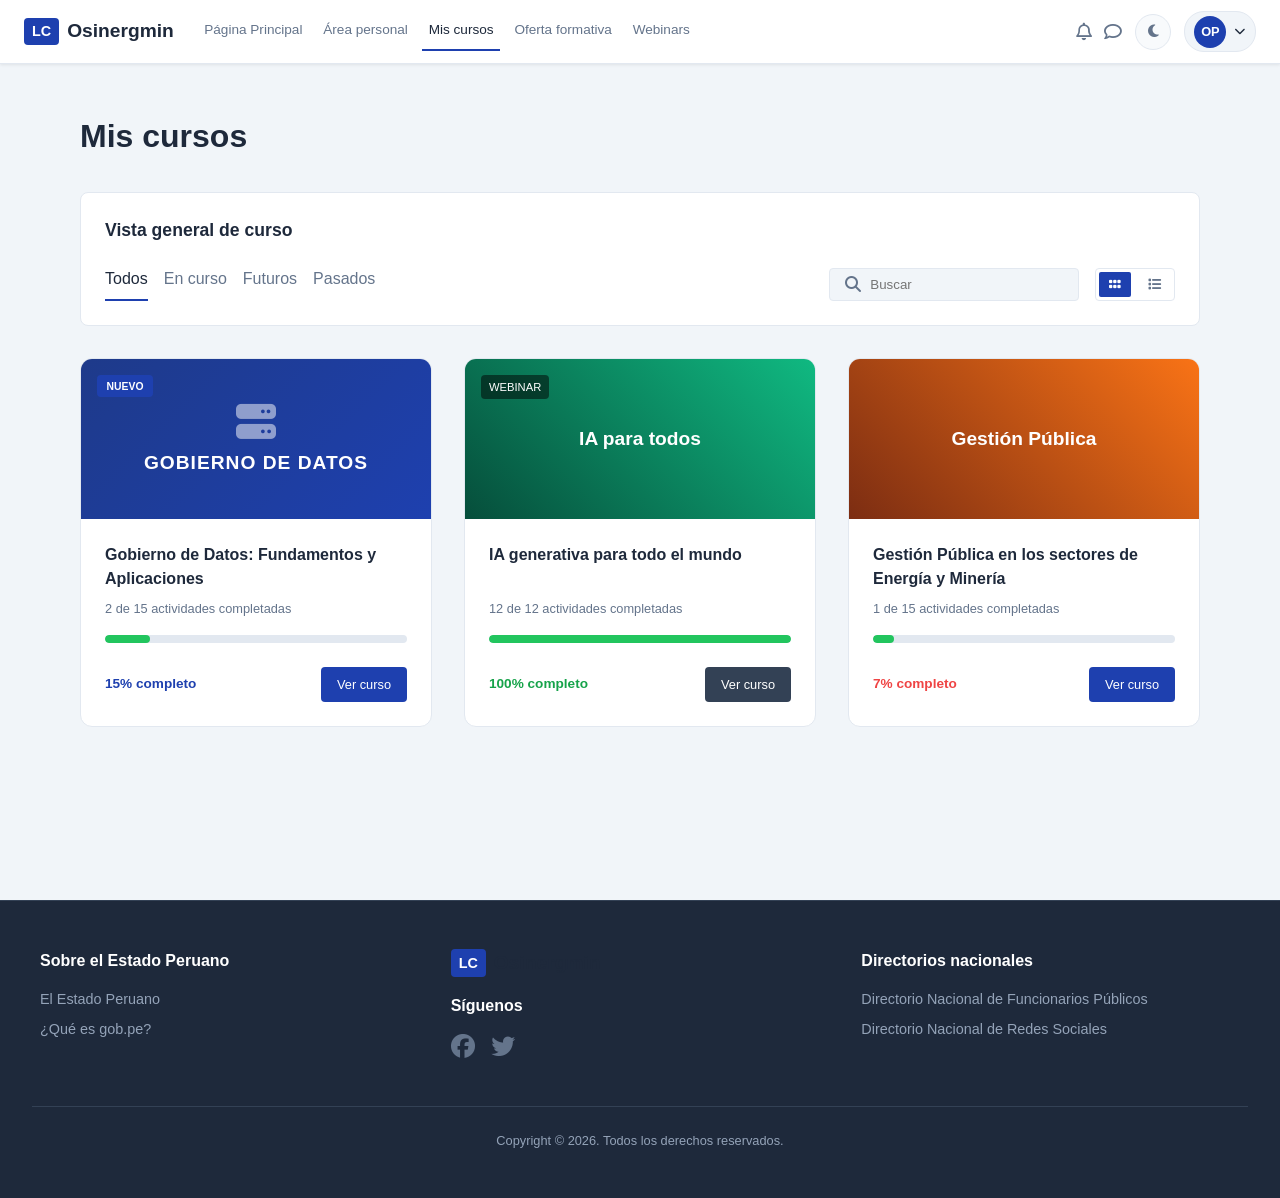
<file: mis-cursos.html>
<!DOCTYPE html>
<html lang="es">
<head>
    <meta charset="UTF-8">
    <meta name="viewport" content="width=device-width, initial-scale=1.0">
    <title>Mis Cursos - Osinergmin Mockup</title>
    <link rel="stylesheet" href="css/theme.css">
    <link rel="stylesheet" href="css/styles.css">
    <link rel="stylesheet" href="https://cdnjs.cloudflare.com/ajax/libs/font-awesome/6.4.0/css/all.min.css">
    <script src="js/theme.js"></script>
</head>
<body>
    <header class="header">
        <div class="header-left">
            <div class="logo">
                <span class="lc-box">LC</span>
                <span>Osinergmin</span>
            </div>
            <nav class="nav-menu">
                <a href="index.html" class="nav-item">Página Principal</a>
                <a href="area-personal.html" class="nav-item">Área personal</a>
                <a href="mis-cursos.html" class="nav-item active">Mis cursos</a>
                <a href="#" class="nav-item">Oferta formativa</a>
                <a href="#" class="nav-item">Webinars</a>
            </nav>
        </div>
        <div class="header-right">
            <i class="fa-regular fa-bell icon-btn"></i>
            <i class="fa-regular fa-comment icon-btn"></i>
            <button id="theme-toggle" class="theme-toggle-btn" onclick="toggleTheme()"><i class="fa-solid fa-moon"></i></button>
            <div class="user-profile">
                <div class="avatar">OP</div>
                <i class="fa-solid fa-chevron-down" style="font-size: 0.7rem;"></i>
            </div>
        </div>
    </header>

    <div class="main-wrapper" style="display: block;">
        <main class="content-area" style="margin-left: 0; padding: 3rem 5rem;">
            <h1 style="font-size: 2rem; margin-bottom: 2rem;">Mis cursos</h1>
            
            <div style="background-color: var(--bg-card); padding: 1.5rem; border-radius: 8px; border: 1px solid var(--border-color); margin-bottom: 2rem;">
                <h3 style="font-size: 1.1rem; margin-bottom: 1.5rem;">Vista general de curso</h3>
                
                <div style="display: flex; justify-content: space-between; align-items: center; gap: 1rem; flex-wrap: wrap;">
                    <div style="display: flex; gap: 1rem;">
                        <span style="color: var(--text-primary); border-bottom: 2px solid var(--accent-blue); padding-bottom: 0.5rem; cursor: pointer;">Todos</span>
                        <span style="color: var(--text-secondary); cursor: pointer;">En curso</span>
                        <span style="color: var(--text-secondary); cursor: pointer;">Futuros</span>
                        <span style="color: var(--text-secondary); cursor: pointer;">Pasados</span>
                    </div>
                    
                    <div style="display: flex; gap: 1rem; align-items: center;">
                        <div style="position: relative;">
                            <input type="text" placeholder="Buscar" style="background: var(--bg-main); border: 1px solid var(--border-color); color: white; padding: 0.5rem 1rem 0.5rem 2.5rem; border-radius: 4px; width: 250px;">
                            <i class="fa-solid fa-magnifying-glass" style="position: absolute; left: 1rem; top: 50%; transform: translateY(-50%); color: var(--text-secondary);"></i>
                        </div>
                        <div style="display: flex; gap: 0.5rem; border: 1px solid var(--border-color); border-radius: 4px; padding: 0.2rem;">
                            <button style="background: var(--accent-blue); color: white; border: none; padding: 0.3rem 0.6rem; border-radius: 2px; cursor: pointer;"><i class="fa-solid fa-grip"></i></button>
                            <button style="background: transparent; border: none; color: var(--text-secondary); padding: 0.3rem 0.6rem; border-radius: 2px; cursor: pointer;"><i class="fa-solid fa-list"></i></button>
                        </div>
                    </div>
                </div>
            </div>

            <div style="display: grid; grid-template-columns: repeat(auto-fill, minmax(280px, 1fr)); gap: 2rem;">
                <!-- Card 1: Gobierno de Datos -->
                <div onclick="window.location.href='curso.html'" style="background-color: var(--bg-card); border-radius: 12px; overflow: hidden; border: 1px solid var(--border-color); transition: transform 0.3s; cursor: pointer; position: relative;">
                    <div style="height: 160px; background: linear-gradient(135deg, #1e3a8a 0%, #1e40af 100%); position: relative; display: flex; flex-direction: column; align-items: center; justify-content: center; color: white; text-align: center; padding: 1rem;">
                        <i class="fa-solid fa-server" style="font-size: 2.5rem; margin-bottom: 0.5rem; opacity: 0.5;"></i>
                        <p style="font-weight: bold; font-size: 1.2rem; text-transform: uppercase; letter-spacing: 1px;">Gobierno de Datos</p>
                        <div style="position: absolute; top: 1rem; left: 1rem; background: var(--accent-blue); padding: 0.2rem 0.6rem; border-radius: 4px; font-size: 0.65rem; font-weight: bold; text-transform: uppercase;">Nuevo</div>
                    </div>
                    <div style="padding: 1.5rem;">
                        <h4 style="font-size: 1rem; margin-bottom: 0.5rem; height: 3rem; overflow: hidden;">Gobierno de Datos: Fundamentos y Aplicaciones</h4>
                        <p style="font-size: 0.8rem; color: var(--text-secondary); margin-bottom: 1rem;">2 de 15 actividades completadas</p>
                        <div class="progress-bar" style="margin-bottom: 1.5rem;">
                            <div class="progress-fill" style="width: 15%;"></div>
                        </div>
                        <div style="display: flex; justify-content: space-between; align-items: center;">
                            <span style="font-size: 0.85rem; font-weight: bold; color: var(--accent-blue);">15% completo</span>
                            <a href="curso.html" class="btn-primary" style="font-size: 0.8rem;">Ver curso</a>
                        </div>
                    </div>
                </div>

                <!-- Card 2 -->
                <div style="background-color: var(--bg-card); border-radius: 12px; overflow: hidden; border: 1px solid var(--border-color); transition: transform 0.3s; cursor: pointer;">
                    <div style="height: 160px; background: linear-gradient(45deg, #064e3b, #10b981); position: relative; display: flex; align-items: center; justify-content: center; color: white; text-align: center; padding: 1rem;">
                        <p style="font-weight: bold; font-size: 1.2rem;">IA para todos</p>
                        <div style="position: absolute; top: 1rem; left: 1rem; background: rgba(0,0,0,0.5); padding: 0.2rem 0.5rem; border-radius: 4px; font-size: 0.7rem; text-transform: uppercase;">Webinar</div>
                    </div>
                    <div style="padding: 1.5rem;">
                        <h4 style="font-size: 1rem; margin-bottom: 0.5rem; height: 3rem;">IA generativa para todo el mundo</h4>
                        <p style="font-size: 0.8rem; color: var(--text-secondary); margin-bottom: 1rem;">12 de 12 actividades completadas</p>
                        <div class="progress-bar" style="margin-bottom: 1.5rem;">
                            <div class="progress-fill" style="width: 100%;"></div>
                        </div>
                        <div style="display: flex; justify-content: space-between; align-items: center;">
                            <span style="font-size: 0.85rem; font-weight: bold; color: var(--accent-green);">100% completo</span>
                            <a href="#" class="btn-primary" style="font-size: 0.8rem; background-color: #334155;">Ver curso</a>
                        </div>
                    </div>
                </div>

                <!-- Card 3 -->
                <div style="background-color: var(--bg-card); border-radius: 12px; overflow: hidden; border: 1px solid var(--border-color); transition: transform 0.3s; cursor: pointer;">
                    <div style="height: 160px; background: linear-gradient(45deg, #7c2d12, #f97316); position: relative; display: flex; align-items: center; justify-content: center; color: white; text-align: center; padding: 1rem;">
                        <p style="font-weight: bold; font-size: 1.2rem;">Gestión Pública</p>
                    </div>
                    <div style="padding: 1.5rem;">
                        <h4 style="font-size: 1rem; margin-bottom: 0.5rem; height: 3rem;">Gestión Pública en los sectores de Energía y Minería</h4>
                        <p style="font-size: 0.8rem; color: var(--text-secondary); margin-bottom: 1rem;">1 de 15 actividades completadas</p>
                        <div class="progress-bar" style="margin-bottom: 1.5rem;">
                            <div class="progress-fill" style="width: 7%;"></div>
                        </div>
                        <div style="display: flex; justify-content: space-between; align-items: center;">
                            <span style="font-size: 0.85rem; font-weight: bold; color: #ef4444;">7% completo</span>
                            <a href="#" class="btn-primary" style="font-size: 0.8rem;">Ver curso</a>
                        </div>
                    </div>
                </div>
            </div>
        </main>
    </div>

    <footer class="footer">
        <!-- Same footer as index.html -->
        <div class="footer-content">
            <div class="footer-section">
                <h4>Sobre el Estado Peruano</h4>
                <ul>
                    <li>El Estado Peruano</li>
                    <li>¿Qué es gob.pe?</li>
                </ul>
            </div>
            <div class="footer-section">
                <div class="logo" style="margin-bottom: 1rem;">
                    <span class="lc-box">LC</span>
                    <span>Osinergmin</span>
                </div>
                <h4>Síguenos</h4>
                <div style="display: flex; gap: 1rem; font-size: 1.5rem; color: var(--text-secondary);">
                    <i class="fa-brands fa-facebook"></i>
                    <i class="fa-brands fa-twitter"></i>
                </div>
            </div>
            <div class="footer-section">
                <h4>Directorios nacionales</h4>
                <ul>
                    <li>Directorio Nacional de Funcionarios Públicos</li>
                    <li>Directorio Nacional de Redes Sociales</li>
                </ul>
            </div>
        </div>
        <div class="footer-bottom">
            Copyright © 2026. Todos los derechos reservados.
        </div>
    </footer>

    <script src="js/script.js"></script>
</body>
</html>
</file>
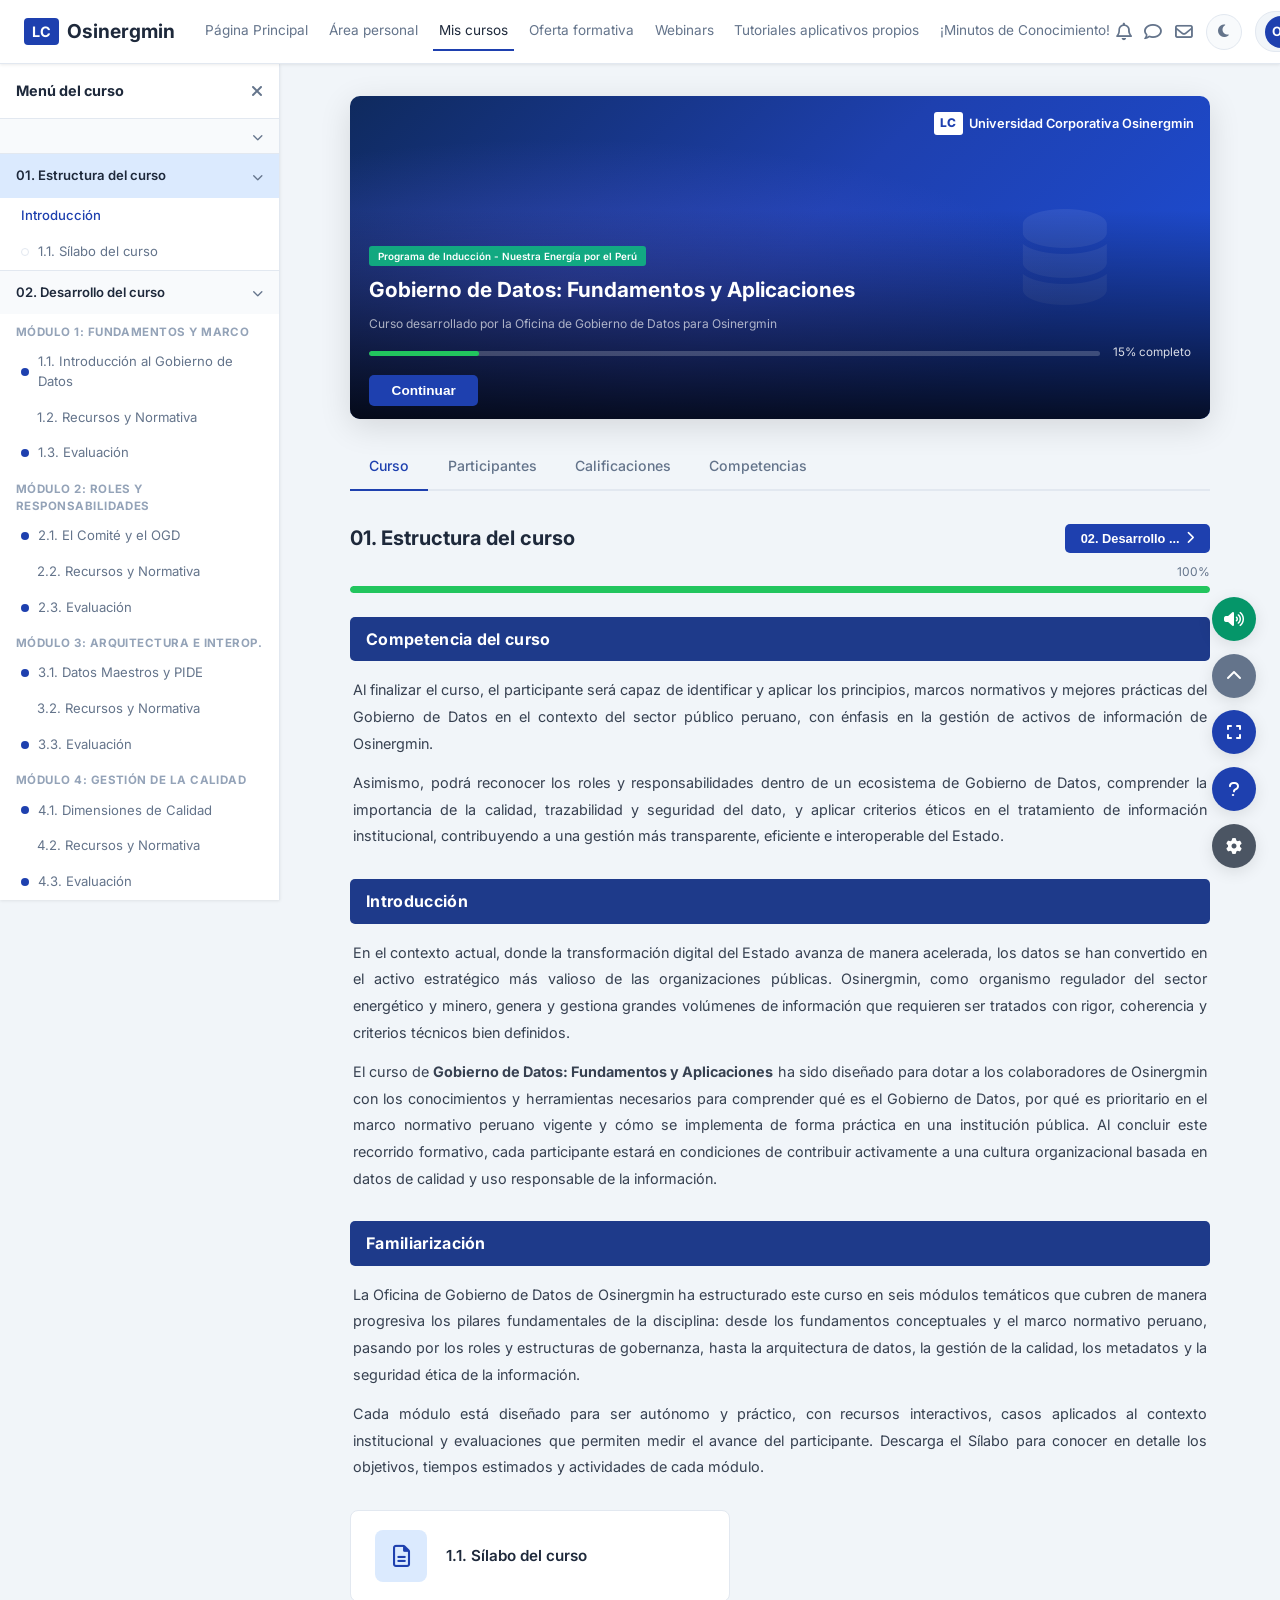
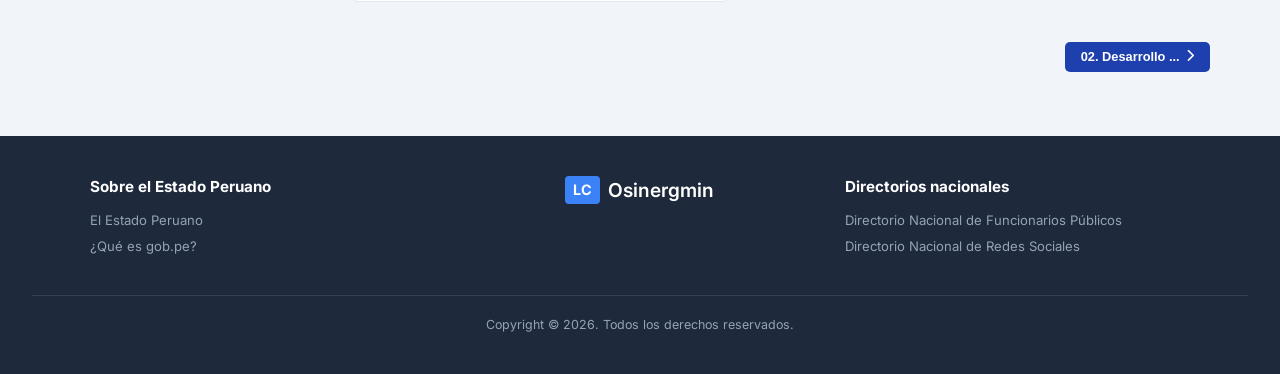
<file: seccion-01.html>
<!DOCTYPE html>
<html lang="es">
<head>
    <meta charset="UTF-8">
    <meta name="viewport" content="width=device-width, initial-scale=1.0">
    <title>01. Estructura del Curso - Gobierno de Datos | Osinergmin</title>
    <meta name="description" content="Sección 01: Estructura del curso de Gobierno de Datos: Fundamentos y Aplicaciones - Universidad Corporativa Osinergmin.">
    <link rel="stylesheet" href="css/theme.css">
    <link rel="stylesheet" href="css/styles.css">
    <script src="js/theme.js"></script>
    <link rel="stylesheet" href="https://cdnjs.cloudflare.com/ajax/libs/font-awesome/6.4.0/css/all.min.css">
    <link href="https://fonts.googleapis.com/css2?family=Inter:wght@300;400;500;600;700&display=swap" rel="stylesheet">
    <style>
        body { font-family: 'Inter', 'Segoe UI', sans-serif; background: var(--bg-main); color: var(--text-primary); }

        /* ── Sidebar ── */
        .sidebar-moodle {
            width: var(--sidebar-width);
            background: var(--bg-sidebar);
            border-right: 1px solid var(--border-color);
            position: fixed; top: var(--header-height); left: 0;
            height: calc(100vh - var(--header-height));
            overflow-y: auto; z-index: 100;
            box-shadow: var(--shadow-sm);
        }
        .sidebar-moodle::-webkit-scrollbar { width: 4px; }
        .sidebar-moodle::-webkit-scrollbar-thumb { background: var(--border-color); border-radius: 2px; }

        .sidebar-top-bar {
            display: flex; align-items: center; justify-content: space-between;
            padding: 1rem; border-bottom: 1px solid var(--border-color);
            position: sticky; top: 0; background: var(--bg-sidebar); z-index: 10;
        }
        .sidebar-top-bar h3 { font-size: 0.9rem; font-weight: 700; color: var(--text-primary); }
        .sidebar-top-bar .close-btn { cursor: pointer; color: var(--text-secondary); font-size: 1rem; }

        .sidebar-section { border-bottom: 1px solid var(--border-color); }
        .sidebar-section-header {
            display: flex; align-items: center; justify-content: space-between;
            padding: 0.75rem 1rem; cursor: pointer;
            background: var(--bg-elevated); transition: background var(--transition); user-select: none;
        }
        .sidebar-section-header:hover { background: var(--accent-blue-subtle); }
        .sidebar-section-header.active-section { background: var(--accent-blue-subtle); }
        .sec-label { font-size: 0.82rem; font-weight: 600; color: var(--text-primary); }
        .chevron { font-size: 0.68rem; color: var(--text-secondary); transition: transform 0.25s; }
        .sidebar-section-header.open .chevron { transform: rotate(180deg); }

        .sidebar-section-body { display: none; background: var(--bg-sidebar); }
        .sidebar-section-body.open { display: block; }

        .sidebar-item {
            display: flex; align-items: center; gap: 0.6rem;
            padding: 0.5rem 1rem 0.5rem 1.3rem;
            font-size: 0.82rem; color: var(--text-secondary);
            cursor: pointer; transition: background var(--transition);
        }
        .sidebar-item:hover { background: var(--bg-elevated); color: var(--text-primary); }
        .sidebar-item.active { color: var(--accent-blue); font-weight: 500; }
        .dot { width: 8px; height: 8px; border-radius: 50%; background: var(--accent-blue); flex-shrink: 0; }
        .dot.empty { background: transparent; border: 1.5px solid var(--border-color); }
        .subgroup-label { padding: 0.6rem 1rem 0.2rem 1rem; font-size: 0.72rem; font-weight: 700; color: var(--text-muted); text-transform: uppercase; letter-spacing: 0.04em; }

        /* ── Layout ── */
        .main-wrapper { display: flex; margin-top: var(--header-height); min-height: calc(100vh - var(--header-height)); }
        .content-area { flex: 1; margin-left: var(--sidebar-width); padding: 0; background: var(--bg-main); }

        /* ── Hero (siempre oscuro — imagen de fondo) ── */
        .course-hero { max-width: 860px; margin: 2rem auto 0; border-radius: 10px; overflow: hidden; box-shadow: var(--shadow-lg); }
        .hero-img-area {
            position: relative; width: 100%; aspect-ratio: 16/6;
            background: linear-gradient(135deg, #0f2a5e 0%, #1e40af 50%, #1d4ed8 100%);
            display: flex; align-items: center; justify-content: center; overflow: hidden;
        }
        .hero-img-area::before {
            content: ''; position: absolute; inset: 0;
            background: radial-gradient(ellipse at 25% 60%, rgba(99,102,241,0.35) 0%, transparent 55%);
        }
        .hero-lc { position: absolute; top: 1rem; right: 1rem; display: flex; align-items: center; gap: 0.4rem; }
        .hero-lc .lc-box { background: white; color: #1e40af; font-weight: 800; font-size: 0.75rem; padding: 0.15rem 0.4rem; border-radius: 3px; }
        .hero-lc span:last-child { font-size: 0.8rem; font-weight: 600; color: white; }
        .hero-center-icon { font-size: 6rem; color: rgba(255,255,255,0.08); position: absolute; right: 12%; }
        .hero-bottom {
            position: absolute; bottom: 0; left: 0; right: 0;
            background: linear-gradient(to top, rgba(0,0,0,0.82) 0%, transparent 100%);
            padding: 2rem 1.2rem 0.8rem;
        }
        .hero-badge { display: inline-block; background: rgba(16,185,129,0.88); color: white; font-size: 0.62rem; font-weight: 600; padding: 0.18rem 0.55rem; border-radius: 3px; margin-bottom: 0.5rem; }
        .hero-bottom h2 { font-size: 1.3rem; font-weight: 700; color: white; margin-bottom: 0.6rem; }
        .hero-sub { font-size: 0.75rem; color: rgba(255,255,255,0.65); margin-bottom: 0.7rem; }
        .hero-progress-row { display: flex; align-items: center; gap: 0.8rem; margin-bottom: 0.8rem; }
        .hero-bar { flex: 1; height: 5px; background: rgba(255,255,255,0.2); border-radius: 3px; overflow: hidden; }
        .hero-bar-fill { height: 100%; background: #22c55e; border-radius: 3px; }
        .hero-pct { font-size: 0.73rem; color: rgba(255,255,255,0.85); white-space: nowrap; }
        .btn-continuar {
            display: inline-block; background: var(--accent-blue); color: white;
            font-size: 0.85rem; font-weight: 600; padding: 0.5rem 1.4rem; border-radius: 5px;
            cursor: pointer; border: none; transition: background var(--transition);
        }
        .btn-continuar:hover { background: var(--accent-blue-hover); }

        /* ── Tabs ── */
        .course-tabs { max-width: 860px; margin: 0 auto; display: flex; border-bottom: 2px solid var(--border-color); margin-top: 1.5rem; }
        .tab {
            padding: 0.8rem 1.2rem; font-size: 0.88rem; color: var(--text-secondary);
            cursor: pointer; border-bottom: 2px solid transparent; margin-bottom: -2px;
            font-weight: 500; transition: color var(--transition), border-color var(--transition);
        }
        .tab:hover { color: var(--text-primary); }
        .tab.active { color: var(--accent-blue); border-bottom-color: var(--accent-blue); }

        /* ── Section content ── */
        .section-body { max-width: 860px; margin: 0 auto; padding: 0 0 4rem; }
        .section-title-row { display: flex; align-items: center; justify-content: space-between; margin-top: 2rem; margin-bottom: 0.6rem; }
        .section-title-row h2 { font-size: 1.25rem; font-weight: 700; color: var(--text-primary); }
        .btn-next-section {
            background: var(--accent-blue); color: white; font-size: 0.8rem; font-weight: 600;
            padding: 0.45rem 1rem; border-radius: 5px; border: none; cursor: pointer;
            display: flex; align-items: center; gap: 0.4rem; white-space: nowrap;
            transition: background var(--transition);
        }
        .btn-next-section:hover { background: var(--accent-blue-hover); }
        .section-progress-bar { height: 7px; background: var(--progress-bg); border-radius: 4px; overflow: hidden; margin-bottom: 1.5rem; }
        .section-progress-fill { height: 100%; background: var(--progress-fill); border-radius: 4px; }
        .section-progress-pct { font-size: 0.75rem; color: var(--text-secondary); margin-left: auto; width: fit-content; display: block; margin-bottom: 0.3rem; text-align: right; }

        /* ── Content blocks ── */
        .content-block { margin-bottom: 1.8rem; }
        .block-badge {
            display: block; width: 100%;
            background: var(--badge-dark-bg); color: var(--badge-dark-txt);
            font-size: 1rem; font-weight: 700;
            padding: 0.65rem 1rem; border-radius: 5px;
            margin-bottom: 1rem; letter-spacing: 0.02em;
        }
        .block-text { font-size: 0.9rem; color: var(--text-body); line-height: 1.85; text-align: justify; padding: 0 0.2rem; }
        .block-text + .block-text { margin-top: 0.8rem; }
        .block-text a { color: var(--accent-blue); text-decoration: underline; }

        /* ── Syllabus card ── */
        .syllabus-card {
            display: flex; align-items: center; gap: 1.2rem;
            background: var(--bg-card); border: 1px solid var(--border-color);
            border-radius: 8px; padding: 1.2rem 1.5rem;
            margin-top: 1.5rem; cursor: pointer;
            transition: box-shadow var(--transition), border-color var(--transition);
            max-width: 380px;
        }
        .syllabus-card:hover { box-shadow: var(--shadow-md); border-color: var(--border-focus); }
        .syllabus-icon {
            width: 52px; height: 52px; background: var(--accent-blue-subtle); border-radius: 8px;
            display: flex; align-items: center; justify-content: center;
            font-size: 1.4rem; color: var(--accent-blue); flex-shrink: 0;
        }
        .syllabus-label { font-size: 0.95rem; font-weight: 600; color: var(--text-primary); }

        /* ── Misc ── */
        .bottom-nav { display: flex; justify-content: flex-end; margin-top: 2.5rem; }
        .content-scroll { padding: 0 2.5rem 0; }
        .float-btns { position: fixed; right: 1.5rem; bottom: 2rem; display: flex; flex-direction: column; gap: 0.8rem; z-index: 200; }
        .float-btn {
            width: 44px; height: 44px; border-radius: 50%;
            display: flex; align-items: center; justify-content: center;
            cursor: pointer; box-shadow: var(--shadow-md);
            font-size: 1rem; border: none; color: white;
            transition: transform 0.2s;
        }
        .float-btn:hover { transform: scale(1.08); }
        .float-btn.up { background: var(--text-secondary); }
        .float-btn.expand, .float-btn.help { background: var(--accent-blue); }

        footer { background: var(--footer-bg); padding: 2.5rem 2rem; }
        .footer-content { max-width: 1100px; margin: 0 auto; display: grid; grid-template-columns: repeat(3,1fr); gap: 2rem; }
        .footer-content h4 { color: white; font-size: 0.95rem; margin-bottom: 0.8rem; }
        .footer-content li { font-size: 0.82rem; margin-bottom: 0.4rem; color: var(--footer-text); }
        .footer-bottom { text-align: center; margin-top: 2rem; padding-top: 1.2rem; border-top: 1px solid var(--footer-border); font-size: 0.78rem; color: var(--footer-text); }
    </style>
</head>
<body>

<!-- ══ HEADER ══ -->
<header class="header">
    <div class="header-left">
        <div class="logo">
            <span class="lc-box">LC</span>
            <span>Osinergmin</span>
        </div>
        <nav class="nav-menu">
            <a href="index.html" class="nav-item">Página Principal</a>
            <a href="area-personal.html" class="nav-item">Área personal</a>
            <a href="mis-cursos.html" class="nav-item active">Mis cursos</a>
            <a href="#" class="nav-item">Oferta formativa</a>
            <a href="#" class="nav-item">Webinars</a>
            <a href="#" class="nav-item">Tutoriales aplicativos propios</a>
            <a href="#" class="nav-item">¡Minutos de Conocimiento!</a>
        </nav>
    </div>
    <div class="header-right">
        <i class="fa-regular fa-bell icon-btn"></i>
        <i class="fa-regular fa-comment icon-btn"></i>
        <i class="fa-regular fa-envelope icon-btn"></i>
        <button id="theme-toggle" class="theme-toggle-btn" onclick="toggleTheme()"><i class="fa-solid fa-moon"></i></button>
        <div class="user-profile">
            <div class="avatar">OP</div>
            <i class="fa-solid fa-chevron-down" style="font-size:0.65rem;"></i>
        </div>
    </div>
</header>

<div class="main-wrapper">

    <!-- ══ SIDEBAR ══ -->
    <aside class="sidebar-moodle">
        <div class="sidebar-top-bar">
            <h3>Menú del curso</h3>
            <i class="fa-solid fa-xmark close-btn"></i>
        </div>

        <!-- Top blank section -->
        <div class="sidebar-section">
            <div class="sidebar-section-header open" onclick="toggleSection(this)">
                <span class="sec-label" style="color:#94a3b8;font-size:0.7rem;"></span>
                <i class="fa-solid fa-chevron-up chevron"></i>
            </div>
        </div>

        <!-- 01. Estructura -->
        <div class="sidebar-section">
            <div class="sidebar-section-header open active-section" onclick="toggleSection(this)">
                <span class="sec-label">01. Estructura del curso</span>
                <i class="fa-solid fa-chevron-up chevron"></i>
            </div>
            <div class="sidebar-section-body open">
                <div class="sidebar-item active" onclick="window.location.href='seccion-01.html'">Introducción</div>
                <div class="sidebar-item" onclick="window.location.href='curso.html'">
                    <span class="dot empty"></span>
                    1.1. Sílabo del curso
                </div>
            </div>
        </div>

        <!-- 02. Desarrollo -->
        <div class="sidebar-section">
            <div class="sidebar-section-header open" onclick="toggleSection(this)">
                <span class="sec-label">02. Desarrollo del curso</span>
                <i class="fa-solid fa-chevron-up chevron"></i>
            </div>
            <div class="sidebar-section-body open">
                <div class="subgroup-label">Módulo 1: Fundamentos y Marco</div>
                <div class="sidebar-item" onclick="window.location.href='index.html?module=1'"><span class="dot"></span>1.1. Introducción al Gobierno de Datos</div>
                <div class="sidebar-item" onclick="window.location.href='seccion-02.html#mod1_2'">&nbsp;&nbsp;&nbsp;&nbsp;1.2. Recursos y Normativa</div>
                <div class="sidebar-item" onclick="window.location.href='evaluacion.html?module=1'"><span class="dot"></span>1.3. Evaluación</div>
 
                <div class="subgroup-label">Módulo 2: Roles y Responsabilidades</div>
                <div class="sidebar-item" onclick="window.location.href='index.html?module=2'"><span class="dot"></span>2.1. El Comité y el OGD</div>
                <div class="sidebar-item" onclick="window.location.href='seccion-02.html#mod2_2'">&nbsp;&nbsp;&nbsp;&nbsp;2.2. Recursos y Normativa</div>
                <div class="sidebar-item" onclick="window.location.href='evaluacion.html?module=2'"><span class="dot"></span>2.3. Evaluación</div>
 
                <div class="subgroup-label">Módulo 3: Arquitectura e Interop.</div>
                <div class="sidebar-item" onclick="window.location.href='index.html?module=3'"><span class="dot"></span>3.1. Datos Maestros y PIDE</div>
                <div class="sidebar-item" onclick="window.location.href='seccion-02.html#mod3_2'">&nbsp;&nbsp;&nbsp;&nbsp;3.2. Recursos y Normativa</div>
                <div class="sidebar-item" onclick="window.location.href='evaluacion.html?module=3'"><span class="dot"></span>3.3. Evaluación</div>
 
                <div class="subgroup-label">Módulo 4: Gestión de la Calidad</div>
                <div class="sidebar-item" onclick="window.location.href='index.html?module=4'"><span class="dot"></span>4.1. Dimensiones de Calidad</div>
                <div class="sidebar-item" onclick="window.location.href='seccion-02.html#mod4_2'">&nbsp;&nbsp;&nbsp;&nbsp;4.2. Recursos y Normativa</div>
                <div class="sidebar-item" onclick="window.location.href='evaluacion.html?module=4'"><span class="dot"></span>4.3. Evaluación</div>
 
                <div class="subgroup-label">Módulo 5: Metadatos y Trazabilidad</div>
                <div class="sidebar-item" onclick="window.location.href='index.html?module=5'"><span class="dot"></span>5.1. ADN del Dato</div>
                <div class="sidebar-item" onclick="window.location.href='seccion-02.html#mod5_2'">&nbsp;&nbsp;&nbsp;&nbsp;5.2. Recursos y Normativa</div>
                <div class="sidebar-item" onclick="window.location.href='evaluacion.html?module=5'"><span class="dot"></span>5.3. Evaluación</div>
 
                <div class="subgroup-label">Módulo 6: Seguridad y Ética del Dato</div>
                <div class="sidebar-item" onclick="window.location.href='index.html?module=6'"><span class="dot empty"></span>6.1. Anonimización y Privacidad</div>
                <div class="sidebar-item" onclick="window.location.href='seccion-02.html#mod6_2'">&nbsp;&nbsp;&nbsp;&nbsp;6.2. Recursos y Normativa</div>
                <div class="sidebar-item" onclick="window.location.href='evaluacion.html?module=6'"><span class="dot"></span>6.3. Evaluación</div>
            </div>
        </div>

        <!-- 03. Retroalimentación -->
        <div class="sidebar-section">
            <div class="sidebar-section-header open" onclick="toggleSection(this)">
                <span class="sec-label">03. Retroalimentación del cu...</span>
                <i class="fa-solid fa-chevron-up chevron"></i>
            </div>
            <div class="sidebar-section-body open">
                <div class="sidebar-item"><span class="dot"></span>3.1. Encuesta de valoración del c...</div>
            </div>
        </div>

        <!-- 04. Acreditación -->
        <div class="sidebar-section">
            <div class="sidebar-section-header open" onclick="toggleSection(this)">
                <span class="sec-label">04. Acreditación del curso</span>
                <i class="fa-solid fa-chevron-up chevron"></i>
            </div>
            <div class="sidebar-section-body open">
                <div class="sidebar-item"><span class="dot"></span>Certificado de 6 horas cronológi...</div>
            </div>
        </div>
    </aside>

    <!-- ══ MAIN CONTENT ══ -->
    <main class="content-area">
        <div class="content-scroll">

            <!-- Hero -->
            <div class="course-hero">
                <div class="hero-img-area">
                    <div class="hero-lc">
                        <span class="lc-box">LC</span>
                        <span>Universidad Corporativa Osinergmin</span>
                    </div>
                    <i class="fa-solid fa-database hero-center-icon"></i>
                    <div class="hero-bottom">
                        <span class="hero-badge">Programa de Inducción - Nuestra Energía por el Perú</span>
                        <h2>Gobierno de Datos: Fundamentos y Aplicaciones</h2>
                        <p class="hero-sub">Curso desarrollado por la Oficina de Gobierno de Datos para Osinergmin</p>
                        <div class="hero-progress-row">
                            <div class="hero-bar"><div class="hero-bar-fill" style="width:15%;"></div></div>
                            <span class="hero-pct">15% completo</span>
                        </div>
                        <button class="btn-continuar">Continuar</button>
                    </div>
                </div>
            </div>

            <!-- Tabs -->
            <div class="course-tabs">
                <div class="tab active">Curso</div>
                <div class="tab">Participantes</div>
                <div class="tab">Calificaciones</div>
                <div class="tab">Competencias</div>
            </div>

            <!-- ── Section body ── -->
            <div class="section-body">

                <!-- Title row -->
                <div class="section-title-row">
                    <h2>01. Estructura del curso</h2>
                    <button class="btn-next-section" onclick="window.location.href='seccion-02.html'">
                        02. Desarrollo ... <i class="fa-solid fa-chevron-right"></i>
                    </button>
                </div>

                <span class="section-progress-pct">100%</span>
                <div class="section-progress-bar">
                    <div class="section-progress-fill" style="width:100%;"></div>
                </div>

                <!-- BLOQUE 1: Competencia del curso -->
                <div class="content-block">
                    <span class="block-badge">Competencia del curso</span>
                    <p class="block-text">
                        Al finalizar el curso, el participante será capaz de identificar y aplicar los principios, marcos normativos y mejores prácticas del Gobierno de Datos en el contexto del sector público peruano, con énfasis en la gestión de activos de información de Osinergmin.
                    </p>
                    <p class="block-text">
                        Asimismo, podrá reconocer los roles y responsabilidades dentro de un ecosistema de Gobierno de Datos, comprender la importancia de la calidad, trazabilidad y seguridad del dato, y aplicar criterios éticos en el tratamiento de información institucional, contribuyendo a una gestión más transparente, eficiente e interoperable del Estado.
                    </p>
                </div>

                <!-- BLOQUE 2: Introducción -->
                <div class="content-block">
                    <span class="block-badge">Introducción</span>
                    <p class="block-text">
                        En el contexto actual, donde la transformación digital del Estado avanza de manera acelerada, los datos se han convertido en el activo estratégico más valioso de las organizaciones públicas. Osinergmin, como organismo regulador del sector energético y minero, genera y gestiona grandes volúmenes de información que requieren ser tratados con rigor, coherencia y criterios técnicos bien definidos.
                    </p>
                    <p class="block-text">
                        El curso de <strong>Gobierno de Datos: Fundamentos y Aplicaciones</strong> ha sido diseñado para dotar a los colaboradores de Osinergmin con los conocimientos y herramientas necesarios para comprender qué es el Gobierno de Datos, por qué es prioritario en el marco normativo peruano vigente y cómo se implementa de forma práctica en una institución pública. Al concluir este recorrido formativo, cada participante estará en condiciones de contribuir activamente a una cultura organizacional basada en datos de calidad y uso responsable de la información.
                    </p>
                </div>

                <!-- BLOQUE 3: Familiarización -->
                <div class="content-block">
                    <span class="block-badge">Familiarización</span>
                    <p class="block-text">
                        La Oficina de Gobierno de Datos de Osinergmin ha estructurado este curso en seis módulos temáticos que cubren de manera progresiva los pilares fundamentales de la disciplina: desde los fundamentos conceptuales y el marco normativo peruano, pasando por los roles y estructuras de gobernanza, hasta la arquitectura de datos, la gestión de la calidad, los metadatos y la seguridad ética de la información.
                    </p>
                    <p class="block-text">
                        Cada módulo está diseñado para ser autónomo y práctico, con recursos interactivos, casos aplicados al contexto institucional y evaluaciones que permiten medir el avance del participante. Descarga el Sílabo para conocer en detalle los objetivos, tiempos estimados y actividades de cada módulo.
                    </p>
                </div>

                <!-- TARJETA SÍLABO -->
                <div class="syllabus-card" title="Descargar Sílabo del curso">
                    <div class="syllabus-icon">
                        <i class="fa-regular fa-file-lines"></i>
                    </div>
                    <span class="syllabus-label">1.1. Sílabo del curso</span>
                </div>

                <!-- Bottom next button -->
                <div class="bottom-nav">
                    <button class="btn-next-section" onclick="window.location.href='seccion-02.html'">
                        02. Desarrollo ... <i class="fa-solid fa-chevron-right"></i>
                    </button>
                </div>

            </div><!-- /section-body -->
        </div><!-- /content-scroll -->
    </main>
</div>

<!-- Footer -->
<footer>
    <div class="footer-content">
        <div>
            <h4>Sobre el Estado Peruano</h4>
            <ul>
                <li>El Estado Peruano</li>
                <li>¿Qué es gob.pe?</li>
            </ul>
        </div>
        <div style="text-align:center;">
            <div class="logo" style="justify-content:center; margin-bottom:0.8rem;">
                <span class="lc-box" style="background:#3b82f6;color:white;">LC</span>
                <span style="color:white;font-weight:600;">Osinergmin</span>
            </div>
        </div>
        <div>
            <h4>Directorios nacionales</h4>
            <ul>
                <li>Directorio Nacional de Funcionarios Públicos</li>
                <li>Directorio Nacional de Redes Sociales</li>
            </ul>
        </div>
    </div>
    <div class="footer-bottom">Copyright © 2026. Todos los derechos reservados.</div>
</footer>

<!-- Floating buttons -->
    <div class="float-btns">
        <button class="float-btn tts-btn" onclick="TTS.toggle(TTS.getPageText())" title="Escuchar contenido" style="background:#059669;">
            <i class="fa-solid fa-volume-high"></i>
        </button>
        <button class="float-btn up" onclick="window.scrollTo({top:0,behavior:'smooth'})" title="Volver arriba">
            <i class="fa-solid fa-chevron-up"></i>
        </button>
        <button class="float-btn expand" title="Pantalla completa">
            <i class="fa-solid fa-expand"></i>
        </button>
        <button class="float-btn help" title="Ayuda">
            <i class="fa-solid fa-question"></i>
        </button>
        <button class="float-btn" onclick="TTS.configure()" title="Configurar TTS" style="background:#4b5563;">
            <i class="fa-solid fa-gear"></i>
        </button>
    </div>

    <script src="js/tts.js"></script>
    <script>
    function toggleSection(el) {
        el.classList.toggle('open');
        const body = el.nextElementSibling;
        if (body && body.classList.contains('sidebar-section-body')) {
            body.classList.toggle('open');
        }
    }
</script>
</body>
</html>
</file>
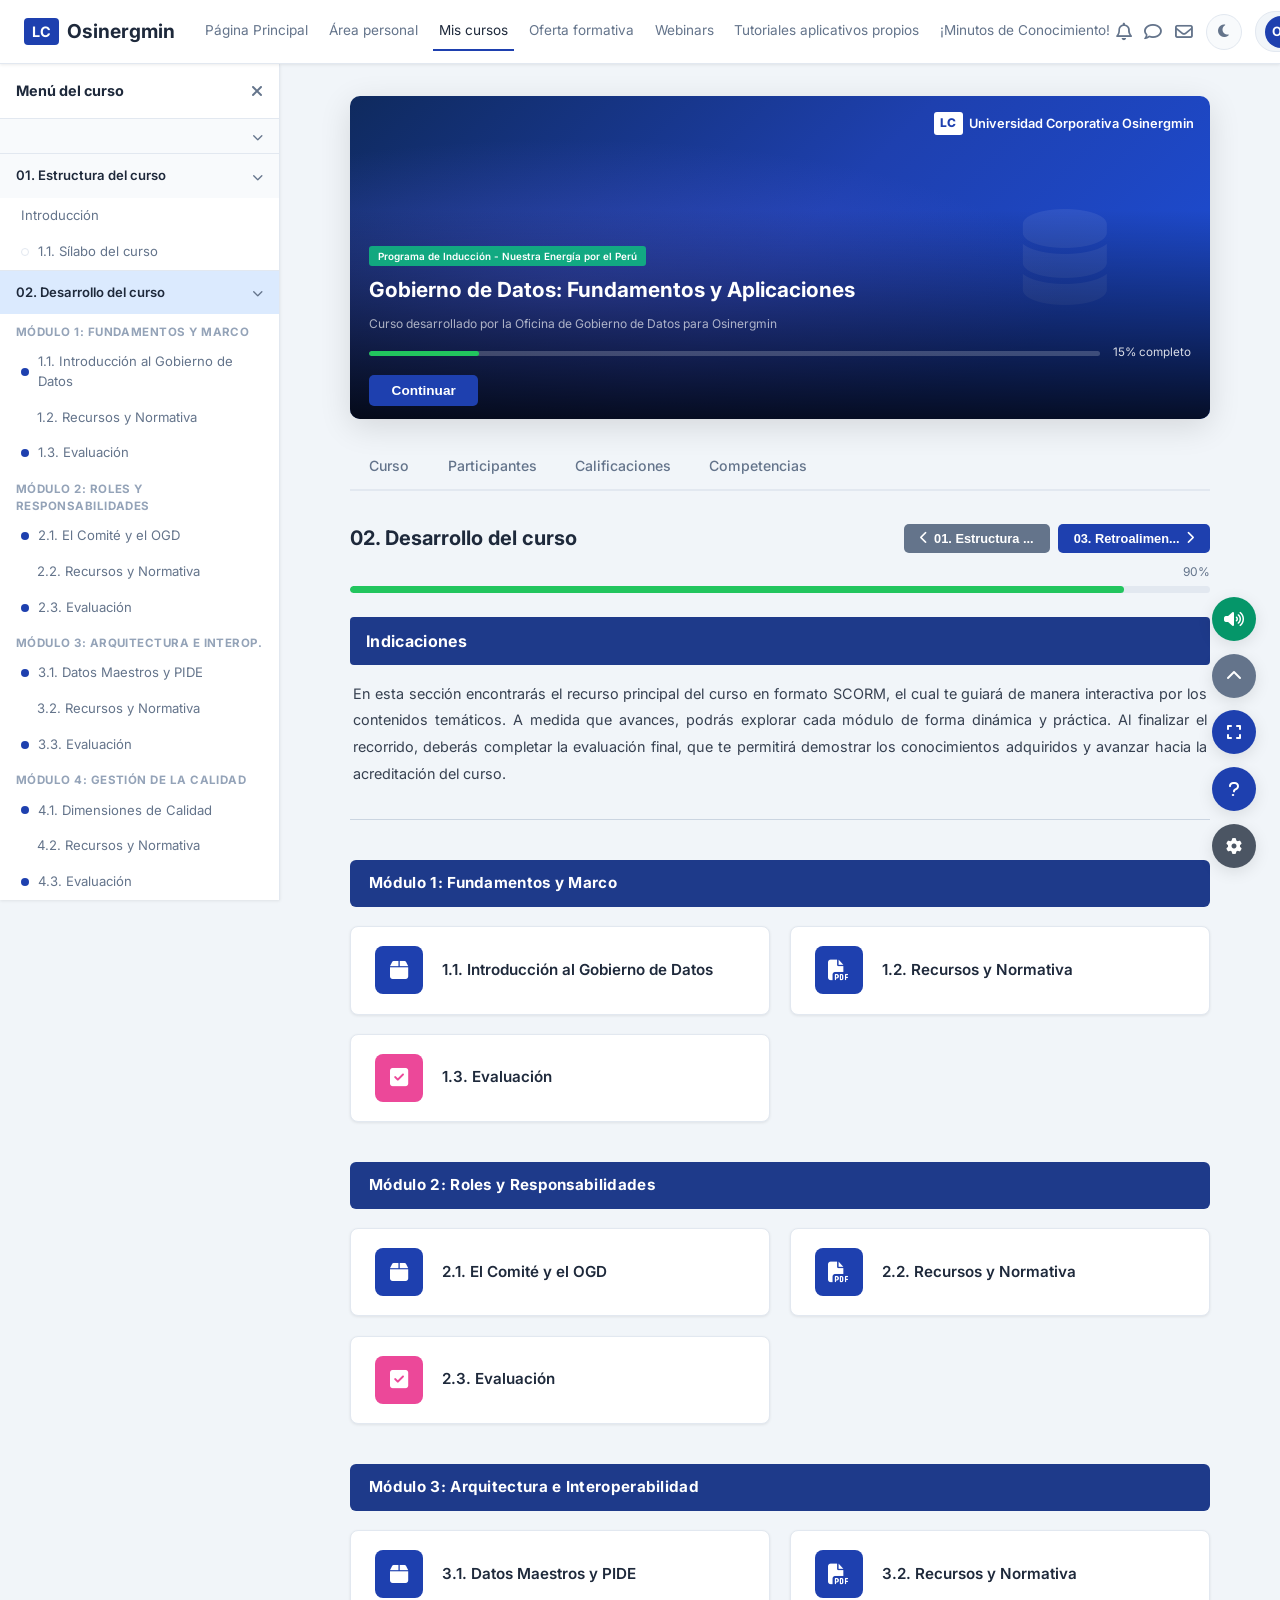
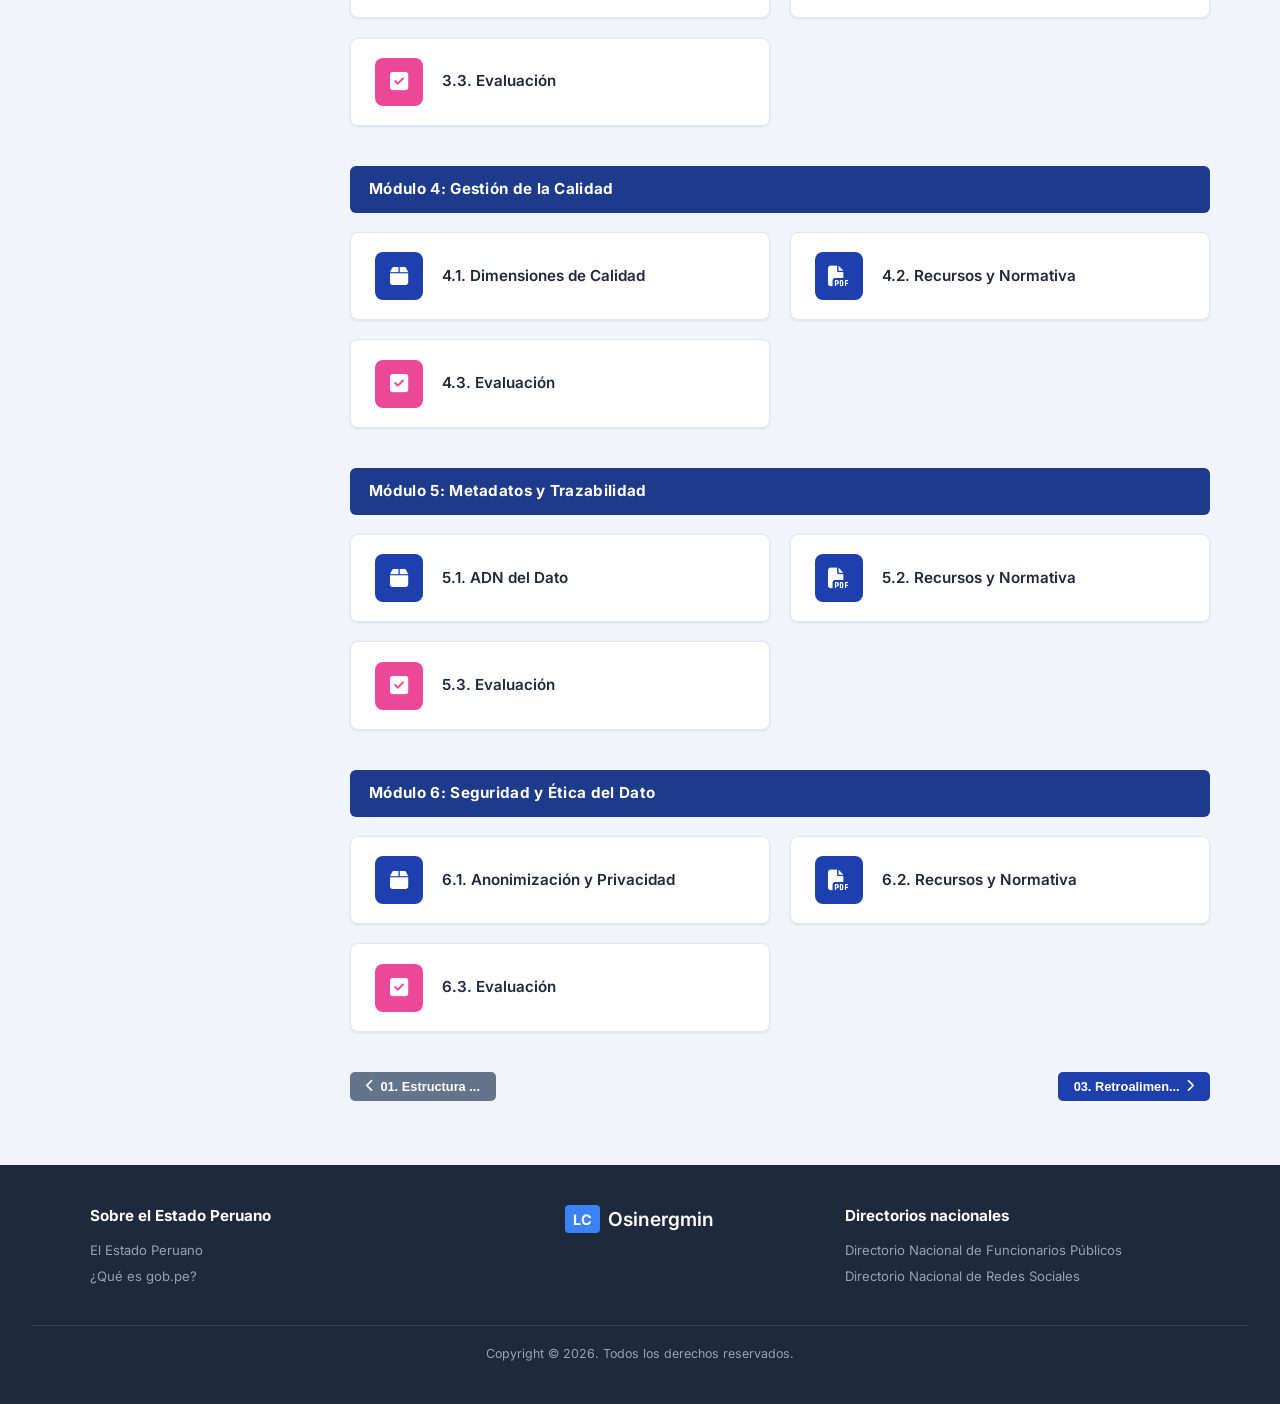
<file: seccion-02.html>
<!DOCTYPE html>
<html lang="es">
<head>
    <meta charset="UTF-8">
    <meta name="viewport" content="width=device-width, initial-scale=1.0">
    <title>02. Desarrollo del Curso - Gobierno de Datos | Osinergmin</title>
    <meta name="description" content="Sección 02: Desarrollo del curso de Gobierno de Datos: Fundamentos y Aplicaciones - Universidad Corporativa Osinergmin.">
    <link rel="stylesheet" href="css/theme.css">
    <link rel="stylesheet" href="css/styles.css">
    <script src="js/theme.js"></script>
    <link rel="stylesheet" href="https://cdnjs.cloudflare.com/ajax/libs/font-awesome/6.4.0/css/all.min.css">
    <link href="https://fonts.googleapis.com/css2?family=Inter:wght@300;400;500;600;700&display=swap" rel="stylesheet">
    <style>
        body { font-family: 'Inter', 'Segoe UI', sans-serif; background: var(--bg-main); color: var(--text-primary); }

        /* ── Sidebar ── */
        .sidebar-moodle {
            width: var(--sidebar-width);
            background: var(--bg-sidebar);
            border-right: 1px solid var(--border-color);
            position: fixed; top: var(--header-height); left: 0;
            height: calc(100vh - var(--header-height));
            overflow-y: auto; z-index: 100;
            box-shadow: var(--shadow-sm);
        }
        .sidebar-moodle::-webkit-scrollbar { width: 4px; }
        .sidebar-moodle::-webkit-scrollbar-thumb { background: var(--border-color); border-radius: 2px; }

        .sidebar-top-bar {
            display: flex; align-items: center; justify-content: space-between;
            padding: 1rem; border-bottom: 1px solid var(--border-color);
            position: sticky; top: 0; background: var(--bg-sidebar); z-index: 10;
        }
        .sidebar-top-bar h3 { font-size: 0.9rem; font-weight: 700; color: var(--text-primary); }
        .sidebar-top-bar .close-btn { cursor: pointer; color: var(--text-secondary); font-size: 1rem; }

        .sidebar-section { border-bottom: 1px solid var(--border-color); }
        .sidebar-section-header {
            display: flex; align-items: center; justify-content: space-between;
            padding: 0.75rem 1rem; cursor: pointer;
            background: var(--bg-elevated); transition: background var(--transition); user-select: none;
        }
        .sidebar-section-header:hover { background: var(--accent-blue-subtle); }
        .sidebar-section-header.active-section { background: var(--accent-blue-subtle); }
        .sec-label { font-size: 0.82rem; font-weight: 600; color: var(--text-primary); }
        .chevron { font-size: 0.68rem; color: var(--text-secondary); transition: transform 0.25s; }
        .sidebar-section-header.open .chevron { transform: rotate(180deg); }
        .sidebar-section-body { display: none; background: var(--bg-sidebar); }
        .sidebar-section-body.open { display: block; }
        .sidebar-item {
            display: flex; align-items: center; gap: 0.6rem;
            padding: 0.5rem 1rem 0.5rem 1.3rem;
            font-size: 0.82rem; color: var(--text-secondary);
            cursor: pointer; transition: background var(--transition);
        }
        .sidebar-item:hover { background: var(--bg-elevated); color: var(--text-primary); }
        .sidebar-item.active { color: var(--accent-blue); font-weight: 500; }
        .dot { width: 8px; height: 8px; border-radius: 50%; background: var(--accent-blue); flex-shrink: 0; }
        .dot.empty { background: transparent; border: 1.5px solid var(--border-color); }
        .subgroup-label { padding: 0.6rem 1rem 0.2rem 1rem; font-size: 0.72rem; font-weight: 700; color: var(--text-muted); text-transform: uppercase; letter-spacing: 0.04em; }

        /* ── Layout ── */
        .main-wrapper { display: flex; margin-top: var(--header-height); min-height: calc(100vh - var(--header-height)); }
        .content-area { flex: 1; margin-left: var(--sidebar-width); padding: 0; background: var(--bg-main); }

        /* ── Hero (siempre oscuro) ── */
        .course-hero { max-width: 860px; margin: 2rem auto 0; border-radius: 10px; overflow: hidden; box-shadow: var(--shadow-lg); }
        .hero-img-area {
            position: relative; width: 100%; aspect-ratio: 16/6;
            background: linear-gradient(135deg, #0f2a5e 0%, #1e40af 50%, #1d4ed8 100%);
            display: flex; align-items: center; justify-content: center; overflow: hidden;
        }
        .hero-img-area::before { content: ''; position: absolute; inset: 0; background: radial-gradient(ellipse at 25% 60%, rgba(99,102,241,0.35) 0%, transparent 55%); }
        .hero-lc { position: absolute; top: 1rem; right: 1rem; display: flex; align-items: center; gap: 0.4rem; }
        .hero-lc .lc-box { background: white; color: #1e40af; font-weight: 800; font-size: 0.75rem; padding: 0.15rem 0.4rem; border-radius: 3px; }
        .hero-lc span:last-child { font-size: 0.8rem; font-weight: 600; color: white; }
        .hero-center-icon { font-size: 6rem; color: rgba(255,255,255,0.08); position: absolute; right: 12%; }
        .hero-bottom { position: absolute; bottom: 0; left: 0; right: 0; background: linear-gradient(to top, rgba(0,0,0,0.82) 0%, transparent 100%); padding: 2rem 1.2rem 0.8rem; }
        .hero-badge { display: inline-block; background: rgba(16,185,129,0.88); color: white; font-size: 0.62rem; font-weight: 600; padding: 0.18rem 0.55rem; border-radius: 3px; margin-bottom: 0.5rem; }
        .hero-bottom h2 { font-size: 1.3rem; font-weight: 700; color: white; margin-bottom: 0.6rem; }
        .hero-sub { font-size: 0.75rem; color: rgba(255,255,255,0.65); margin-bottom: 0.7rem; }
        .hero-progress-row { display: flex; align-items: center; gap: 0.8rem; margin-bottom: 0.8rem; }
        .hero-bar { flex: 1; height: 5px; background: rgba(255,255,255,0.2); border-radius: 3px; overflow: hidden; }
        .hero-bar-fill { height: 100%; background: #22c55e; border-radius: 3px; }
        .hero-pct { font-size: 0.73rem; color: rgba(255,255,255,0.85); white-space: nowrap; }
        .btn-continuar { display: inline-block; background: var(--accent-blue); color: white; font-size: 0.85rem; font-weight: 600; padding: 0.5rem 1.4rem; border-radius: 5px; cursor: pointer; border: none; transition: background var(--transition); }
        .btn-continuar:hover { background: var(--accent-blue-hover); }

        /* ── Tabs ── */
        .course-tabs { max-width: 860px; margin: 0 auto; display: flex; border-bottom: 2px solid var(--border-color); margin-top: 1.5rem; }
        .tab { padding: 0.8rem 1.2rem; font-size: 0.88rem; color: var(--text-secondary); cursor: pointer; border-bottom: 2px solid transparent; margin-bottom: -2px; font-weight: 500; transition: color var(--transition), border-color var(--transition); }
        .tab:hover { color: var(--text-primary); }
        .tab.active { color: var(--accent-blue); border-bottom-color: var(--accent-blue); }

        /* ── Section content ── */
        .section-body { max-width: 860px; margin: 0 auto; padding: 0 0 4rem; }
        .section-title-row { display: flex; align-items: center; justify-content: space-between; margin-top: 2rem; margin-bottom: 0.6rem; }
        .section-title-row h2 { font-size: 1.25rem; font-weight: 700; color: var(--text-primary); }
        .btn-next-section { background: var(--accent-blue); color: white; font-size: 0.8rem; font-weight: 600; padding: 0.45rem 1rem; border-radius: 5px; border: none; cursor: pointer; display: flex; align-items: center; gap: 0.4rem; white-space: nowrap; transition: background var(--transition); }
        .btn-next-section:hover { background: var(--accent-blue-hover); }
        .section-progress-bar { height: 7px; background: var(--progress-bg); border-radius: 4px; overflow: hidden; margin-bottom: 1.5rem; }
        .section-progress-fill { height: 100%; background: var(--progress-fill); border-radius: 4px; }
        .section-progress-pct { font-size: 0.75rem; color: var(--text-secondary); margin-left: auto; width: fit-content; display: block; margin-bottom: 0.3rem; text-align: right; }

        /* ── Content blocks ── */
        .content-block { margin-bottom: 1.8rem; }
        .block-badge { display: block; width: 100%; background: var(--badge-dark-bg); color: var(--badge-dark-txt); font-size: 1rem; font-weight: 700; padding: 0.65rem 1rem; border-radius: 5px; margin-bottom: 1rem; letter-spacing: 0.02em; }
        .block-text { font-size: 0.9rem; color: var(--text-body); line-height: 1.85; text-align: justify; padding: 0 0.2rem; }

        /* ── Activity cards grid ── */
        .module-section-header { background: var(--badge-dark-bg); color: var(--badge-dark-txt); font-weight: 700; padding: 0.75rem 1.2rem; border-radius: 6px; margin-top: 2.5rem; margin-bottom: 1.2rem; font-size: 0.95rem; letter-spacing: 0.02em; }
        .module-cards-grid { display: grid; grid-template-columns: repeat(2, 1fr); gap: 1.2rem; margin-bottom: 2.5rem; }
        @media (max-width: 768px) { .module-cards-grid { grid-template-columns: 1fr; } }

        .moodle-activity-card {
            background: var(--bg-card);
            border: 1px solid var(--border-color);
            border-radius: 8px; padding: 1.2rem 1.5rem;
            display: flex; align-items: center; gap: 1.2rem;
            cursor: pointer; transition: all var(--transition);
            box-shadow: var(--shadow-sm);
            scroll-margin-top: 100px;
        }
        .moodle-activity-card:hover { transform: translateY(-2px); box-shadow: var(--shadow-md); border-color: var(--accent-blue); }
        .activity-icon { width: 48px; height: 48px; border-radius: 8px; display: flex; align-items: center; justify-content: center; font-size: 1.3rem; flex-shrink: 0; }
        .activity-icon.scorm, .activity-icon.pdf { background-color: var(--accent-blue); color: white; }
        .activity-icon.evaluation { background-color: #ec4899; color: white; }
        .activity-title { font-size: 0.95rem; font-weight: 600; color: var(--text-primary); }

        /* Highlight animation */
        .moodle-activity-card.highlighted { animation: highlight-pulse 2s ease-out; }
        @keyframes highlight-pulse {
            0%   { border-color: var(--accent-blue); box-shadow: 0 0 0 4px var(--accent-blue-subtle); background: var(--accent-blue-subtle); }
            100% { border-color: var(--border-color); box-shadow: var(--shadow-sm); background: var(--bg-card); }
        }

        /* ── Misc ── */
        .bottom-nav { display: flex; justify-content: space-between; margin-top: 2.5rem; }
        .content-scroll { padding: 0 2.5rem 0; }
        .float-btns { position: fixed; right: 1.5rem; bottom: 2rem; display: flex; flex-direction: column; gap: 0.8rem; z-index: 200; }
        .float-btn { width: 44px; height: 44px; border-radius: 50%; display: flex; align-items: center; justify-content: center; cursor: pointer; box-shadow: var(--shadow-md); font-size: 1rem; border: none; color: white; transition: transform 0.2s; }
        .float-btn:hover { transform: scale(1.08); }
        .float-btn.up { background: var(--text-secondary); }
        .float-btn.expand, .float-btn.help { background: var(--accent-blue); }

        footer { background: var(--footer-bg); padding: 2.5rem 2rem; }
        .footer-content { max-width: 1100px; margin: 0 auto; display: grid; grid-template-columns: repeat(3,1fr); gap: 2rem; }
        .footer-content h4 { color: white; font-size: 0.95rem; margin-bottom: 0.8rem; }
        .footer-content li { font-size: 0.82rem; margin-bottom: 0.4rem; color: var(--footer-text); }
        .footer-bottom { text-align: center; margin-top: 2rem; padding-top: 1.2rem; border-top: 1px solid var(--footer-border); font-size: 0.78rem; color: var(--footer-text); }

        /* ── Modal de Descargas ── */
        .modal-overlay {
            position: fixed;
            top: 0; left: 0; right: 0; bottom: 0;
            background: rgba(0, 0, 0, 0.5);
            display: none;
            align-items: center;
            justify-content: center;
            z-index: 1000;
            backdrop-filter: blur(4px);
        }
        .modal-overlay.open {
            display: flex;
        }
        .modal-card {
            background: var(--bg-card);
            border: 1px solid var(--border-color);
            border-radius: 8px;
            width: 90%;
            max-width: 550px;
            box-shadow: var(--shadow-lg);
            overflow: hidden;
            animation: modalFadeIn 0.3s ease;
        }
        @keyframes modalFadeIn {
            from { transform: translateY(10px); opacity: 0; }
            to { transform: translateY(0); opacity: 1; }
        }
        .modal-header {
            background: var(--bg-elevated);
            padding: 1rem 1.25rem;
            border-bottom: 1px solid var(--border-color);
            display: flex;
            align-items: center;
            justify-content: space-between;
        }
        .modal-header h3 {
            font-size: 0.95rem;
            font-weight: 700;
            color: var(--text-primary);
            margin: 0;
            display: flex;
            align-items: center;
            gap: 0.5rem;
        }
        .modal-close-btn {
            background: transparent;
            border: none;
            color: var(--text-secondary);
            font-size: 1.1rem;
            cursor: pointer;
            transition: color var(--transition);
        }
        .modal-close-btn:hover {
            color: var(--text-primary);
        }
        .modal-body {
            padding: 1.25rem;
            max-height: 400px;
            overflow-y: auto;
        }
        .downloads-list {
            display: flex;
            flex-direction: column;
            gap: 0.8rem;
        }
        .download-item {
            background: var(--bg-main);
            border: 1px solid var(--border-color);
            border-radius: 6px;
            padding: 0.75rem 1rem;
            display: flex;
            align-items: center;
            justify-content: space-between;
            transition: background var(--transition), border-color var(--transition);
        }
        .download-item:hover {
            background: var(--accent-blue-subtle);
            border-color: var(--accent-blue);
        }
        .download-info {
            display: flex;
            align-items: flex-start;
            gap: 0.8rem;
            flex: 1;
            margin-right: 1rem;
        }
        .download-info i {
            font-size: 1.3rem;
            color: #ef4444;
            margin-top: 0.1rem;
        }
        .download-details {
            display: flex;
            flex-direction: column;
            gap: 0.15rem;
        }
        .download-name {
            font-size: 0.82rem;
            font-weight: 600;
            color: var(--text-primary);
        }
        .download-desc {
            font-size: 0.72rem;
            color: var(--text-muted);
            line-height: 1.3;
        }
        .btn-download-action {
            background: var(--accent-blue);
            color: white;
            border: none;
            border-radius: 4px;
            padding: 0.4rem 0.8rem;
            font-size: 0.75rem;
            font-weight: 600;
            cursor: pointer;
            display: flex;
            align-items: center;
            gap: 0.3rem;
            transition: background var(--transition);
            text-decoration: none;
        }
        .btn-download-action:hover {
            background: var(--accent-blue-hover);
        }
    </style>
</head>
<body>

<!-- ══ HEADER ══ -->
<header class="header">
    <div class="header-left">
        <div class="logo">
            <span class="lc-box">LC</span>
            <span>Osinergmin</span>
        </div>
        <nav class="nav-menu">
            <a href="index.html" class="nav-item">Página Principal</a>
            <a href="area-personal.html" class="nav-item">Área personal</a>
            <a href="mis-cursos.html" class="nav-item active">Mis cursos</a>
            <a href="#" class="nav-item">Oferta formativa</a>
            <a href="#" class="nav-item">Webinars</a>
            <a href="#" class="nav-item">Tutoriales aplicativos propios</a>
            <a href="#" class="nav-item">¡Minutos de Conocimiento!</a>
        </nav>
    </div>
    <div class="header-right">
        <i class="fa-regular fa-bell icon-btn"></i>
        <i class="fa-regular fa-comment icon-btn"></i>
        <i class="fa-regular fa-envelope icon-btn"></i>
        <button id="theme-toggle" class="theme-toggle-btn" onclick="toggleTheme()"><i class="fa-solid fa-moon"></i></button>
        <div class="user-profile">
            <div class="avatar">OP</div>
            <i class="fa-solid fa-chevron-down" style="font-size:0.65rem;"></i>
        </div>
    </div>
</header>

<div class="main-wrapper">

    <!-- ══ SIDEBAR ══ -->
    <aside class="sidebar-moodle">
        <div class="sidebar-top-bar">
            <h3>Menú del curso</h3>
            <i class="fa-solid fa-xmark close-btn"></i>
        </div>

        <!-- Top blank section -->
        <div class="sidebar-section">
            <div class="sidebar-section-header open" onclick="toggleSection(this)">
                <span class="sec-label" style="color:#94a3b8;font-size:0.7rem;"></span>
                <i class="fa-solid fa-chevron-up chevron"></i>
            </div>
        </div>

        <!-- 01. Estructura -->
        <div class="sidebar-section">
            <div class="sidebar-section-header open" onclick="toggleSection(this)">
                <span class="sec-label">01. Estructura del curso</span>
                <i class="fa-solid fa-chevron-up chevron"></i>
            </div>
            <div class="sidebar-section-body open">
                <div class="sidebar-item" onclick="window.location.href='seccion-01.html'">Introducción</div>
                <div class="sidebar-item" onclick="window.location.href='curso.html'">
                    <span class="dot empty"></span>
                    1.1. Sílabo del curso
                </div>
            </div>
        </div>

        <!-- 02. Desarrollo -->
        <div class="sidebar-section">
            <div class="sidebar-section-header open active-section" onclick="toggleSection(this)">
                <span class="sec-label">02. Desarrollo del curso</span>
                <i class="fa-solid fa-chevron-up chevron"></i>
            </div>
            <div class="sidebar-section-body open">
                <div class="subgroup-label">Módulo 1: Fundamentos y Marco</div>
                <div class="sidebar-item" onclick="window.location.href='index.html?module=1'"><span class="dot"></span>1.1. Introducción al Gobierno de Datos</div>
                <div class="sidebar-item" onclick="scrollToElement('mod1_2')">&nbsp;&nbsp;&nbsp;&nbsp;1.2. Recursos y Normativa</div>
                <div class="sidebar-item" onclick="scrollToElement('mod1_3')"><span class="dot"></span>1.3. Evaluación</div>

                <div class="subgroup-label">Módulo 2: Roles y Responsabilidades</div>
                <div class="sidebar-item" onclick="window.location.href='index.html?module=2'"><span class="dot"></span>2.1. El Comité y el OGD</div>
                <div class="sidebar-item" onclick="scrollToElement('mod2_2')">&nbsp;&nbsp;&nbsp;&nbsp;2.2. Recursos y Normativa</div>
                <div class="sidebar-item" onclick="scrollToElement('mod2_3')"><span class="dot"></span>2.3. Evaluación</div>

                <div class="subgroup-label">Módulo 3: Arquitectura e Interop.</div>
                <div class="sidebar-item" onclick="window.location.href='index.html?module=3'"><span class="dot"></span>3.1. Datos Maestros y PIDE</div>
                <div class="sidebar-item" onclick="scrollToElement('mod3_2')">&nbsp;&nbsp;&nbsp;&nbsp;3.2. Recursos y Normativa</div>
                <div class="sidebar-item" onclick="scrollToElement('mod3_3')"><span class="dot"></span>3.3. Evaluación</div>

                <div class="subgroup-label">Módulo 4: Gestión de la Calidad</div>
                <div class="sidebar-item" onclick="window.location.href='index.html?module=4'"><span class="dot"></span>4.1. Dimensiones de Calidad</div>
                <div class="sidebar-item" onclick="scrollToElement('mod4_2')">&nbsp;&nbsp;&nbsp;&nbsp;4.2. Recursos y Normativa</div>
                <div class="sidebar-item" onclick="scrollToElement('mod4_3')"><span class="dot"></span>4.3. Evaluación</div>

                <div class="subgroup-label">Módulo 5: Metadatos y Trazabilidad</div>
                <div class="sidebar-item" onclick="window.location.href='index.html?module=5'"><span class="dot"></span>5.1. ADN del Dato</div>
                <div class="sidebar-item" onclick="scrollToElement('mod5_2')">&nbsp;&nbsp;&nbsp;&nbsp;5.2. Recursos y Normativa</div>
                <div class="sidebar-item" onclick="scrollToElement('mod5_3')"><span class="dot"></span>5.3. Evaluación</div>

                <div class="subgroup-label">Módulo 6: Seguridad y Ética del Dato</div>
                <div class="sidebar-item" onclick="window.location.href='index.html?module=6'"><span class="dot empty"></span>6.1. Anonimización y Privacidad</div>
                <div class="sidebar-item" onclick="scrollToElement('mod6_2')">&nbsp;&nbsp;&nbsp;&nbsp;6.2. Recursos y Normativa</div>
                <div class="sidebar-item" onclick="scrollToElement('mod6_3')"><span class="dot"></span>6.3. Evaluación</div>
            </div>
        </div>

        <!-- 03. Retroalimentación -->
        <div class="sidebar-section">
            <div class="sidebar-section-header open" onclick="toggleSection(this)">
                <span class="sec-label">03. Retroalimentación del cu...</span>
                <i class="fa-solid fa-chevron-up chevron"></i>
            </div>
            <div class="sidebar-section-body open">
                <div class="sidebar-item" onclick="window.location.href='modulo.html?m=3'"><span class="dot"></span>3.1. Encuesta de valoración del c...</div>
            </div>
        </div>

        <!-- 04. Acreditación -->
        <div class="sidebar-section">
            <div class="sidebar-section-header open" onclick="toggleSection(this)">
                <span class="sec-label">04. Acreditación del curso</span>
                <i class="fa-solid fa-chevron-up chevron"></i>
            </div>
            <div class="sidebar-section-body open">
                <div class="sidebar-item" onclick="window.location.href='modulo.html?m=4'"><span class="dot"></span>Certificado de 6 horas cronológi...</div>
            </div>
        </div>
    </aside>

    <!-- ══ MAIN CONTENT ══ -->
    <main class="content-area">
        <div class="content-scroll">

            <!-- Hero -->
            <div class="course-hero">
                <div class="hero-img-area">
                    <div class="hero-lc">
                        <span class="lc-box">LC</span>
                        <span>Universidad Corporativa Osinergmin</span>
                    </div>
                    <i class="fa-solid fa-database hero-center-icon"></i>
                    <div class="hero-bottom">
                        <span class="hero-badge">Programa de Inducción - Nuestra Energía por el Perú</span>
                        <h2>Gobierno de Datos: Fundamentos y Aplicaciones</h2>
                        <p class="hero-sub">Curso desarrollado por la Oficina de Gobierno de Datos para Osinergmin</p>
                        <div class="hero-progress-row">
                            <div class="hero-bar"><div class="hero-bar-fill" style="width:15%;"></div></div>
                            <span class="hero-pct">15% completo</span>
                        </div>
                        <button class="btn-continuar" onclick="window.location.href='index.html?module=1'">Continuar</button>
                    </div>
                </div>
            </div>

            <!-- Tabs -->
            <div class="course-tabs">
                <div class="tab" onclick="window.location.href='curso.html'">Curso</div>
                <div class="tab">Participantes</div>
                <div class="tab">Calificaciones</div>
                <div class="tab">Competencias</div>
            </div>

            <!-- ── Section body ── -->
            <div class="section-body">

                <!-- Title row -->
                <div class="section-title-row">
                    <h2>02. Desarrollo del curso</h2>
                    <div style="display: flex; gap: 0.5rem;">
                        <button class="btn-next-section" style="background:#64748b;" onclick="window.location.href='seccion-01.html'">
                            <i class="fa-solid fa-chevron-left"></i> 01. Estructura ...
                        </button>
                        <button class="btn-next-section" onclick="window.location.href='modulo.html?m=3'">
                            03. Retroalimen... <i class="fa-solid fa-chevron-right"></i>
                        </button>
                    </div>
                </div>

                <span class="section-progress-pct">90%</span>
                <div class="section-progress-bar">
                    <div class="section-progress-fill" style="width:90%;"></div>
                </div>

                <!-- BLOQUE: Indicaciones -->
                <div class="content-block" style="margin-bottom: 2rem;">
                    <span class="block-badge" style="background: #1e3a8a; font-weight: bold; color: white; padding: 0.75rem 1rem; border-radius: 4px; display: block; margin-bottom: 1rem;">Indicaciones</span>
                    <p class="block-text">
                        En esta sección encontrarás el recurso principal del curso en formato SCORM, el cual te guiará de manera interactiva por los contenidos temáticos. A medida que avances, podrás explorar cada módulo de forma dinámica y práctica. Al finalizar el recorrido, deberás completar la evaluación final, que te permitirá demostrar los conocimientos adquiridos y avanzar hacia la acreditación del curso.
                    </p>
                </div>

                <hr style="border: 0; border-top: 1px solid #cbd5e1; margin: 2rem 0;">

                <!-- ════ Módulo 1 ════ -->
                <div class="module-section" id="modulo_1">
                    <div class="module-section-header">Módulo 1: Fundamentos y Marco</div>
                    <div class="module-cards-grid">
                        <div class="moodle-activity-card" id="mod1_1" onclick="window.location.href='index.html?module=1'">
                            <div class="activity-icon scorm">
                                <i class="fa-solid fa-box"></i>
                            </div>
                            <div class="activity-title">1.1. Introducción al Gobierno de Datos</div>
                        </div>
                        <div class="moodle-activity-card" id="mod1_2" onclick="openDownloadsModal('1')">
                            <div class="activity-icon pdf">
                                <i class="fa-solid fa-file-pdf"></i>
                            </div>
                            <div class="activity-title">1.2. Recursos y Normativa</div>
                        </div>
                        <div class="moodle-activity-card" id="mod1_3" onclick="window.location.href='evaluacion.html?module=1'">
                            <div class="activity-icon evaluation">
                                <i class="fa-solid fa-square-check"></i>
                            </div>
                            <div class="activity-title">1.3. Evaluación</div>
                        </div>
                    </div>
                </div>

                <!-- ════ Módulo 2 ════ -->
                <div class="module-section" id="modulo_2">
                    <div class="module-section-header">Módulo 2: Roles y Responsabilidades</div>
                    <div class="module-cards-grid">
                        <div class="moodle-activity-card" id="mod2_1" onclick="window.location.href='index.html?module=2'">
                            <div class="activity-icon scorm">
                                <i class="fa-solid fa-box"></i>
                            </div>
                            <div class="activity-title">2.1. El Comité y el OGD</div>
                        </div>
                        <div class="moodle-activity-card" id="mod2_2" onclick="openDownloadsModal('2')">
                            <div class="activity-icon pdf">
                                <i class="fa-solid fa-file-pdf"></i>
                            </div>
                            <div class="activity-title">2.2. Recursos y Normativa</div>
                        </div>
                        <div class="moodle-activity-card" id="mod2_3" onclick="window.location.href='evaluacion.html?module=2'">
                            <div class="activity-icon evaluation">
                                <i class="fa-solid fa-square-check"></i>
                            </div>
                            <div class="activity-title">2.3. Evaluación</div>
                        </div>
                    </div>
                </div>

                <!-- ════ Módulo 3 ════ -->
                <div class="module-section" id="modulo_3">
                    <div class="module-section-header">Módulo 3: Arquitectura e Interoperabilidad</div>
                    <div class="module-cards-grid">
                        <div class="moodle-activity-card" id="mod3_1" onclick="window.location.href='index.html?module=3'">
                            <div class="activity-icon scorm">
                                <i class="fa-solid fa-box"></i>
                            </div>
                            <div class="activity-title">3.1. Datos Maestros y PIDE</div>
                        </div>
                        <div class="moodle-activity-card" id="mod3_2" onclick="openDownloadsModal('3')">
                            <div class="activity-icon pdf">
                                <i class="fa-solid fa-file-pdf"></i>
                            </div>
                            <div class="activity-title">3.2. Recursos y Normativa</div>
                        </div>
                        <div class="moodle-activity-card" id="mod3_3" onclick="window.location.href='evaluacion.html?module=3'">
                            <div class="activity-icon evaluation">
                                <i class="fa-solid fa-square-check"></i>
                            </div>
                            <div class="activity-title">3.3. Evaluación</div>
                        </div>
                    </div>
                </div>

                <!-- ════ Módulo 4 ════ -->
                <div class="module-section" id="modulo_4">
                    <div class="module-section-header">Módulo 4: Gestión de la Calidad</div>
                    <div class="module-cards-grid">
                        <div class="moodle-activity-card" id="mod4_1" onclick="window.location.href='index.html?module=4'">
                            <div class="activity-icon scorm">
                                <i class="fa-solid fa-box"></i>
                            </div>
                            <div class="activity-title">4.1. Dimensiones de Calidad</div>
                        </div>
                        <div class="moodle-activity-card" id="mod4_2" onclick="openDownloadsModal('4')">
                            <div class="activity-icon pdf">
                                <i class="fa-solid fa-file-pdf"></i>
                            </div>
                            <div class="activity-title">4.2. Recursos y Normativa</div>
                        </div>
                        <div class="moodle-activity-card" id="mod4_3" onclick="window.location.href='evaluacion.html?module=4'">
                            <div class="activity-icon evaluation">
                                <i class="fa-solid fa-square-check"></i>
                            </div>
                            <div class="activity-title">4.3. Evaluación</div>
                        </div>
                    </div>
                </div>

                <!-- ════ Módulo 5 ════ -->
                <div class="module-section" id="modulo_5">
                    <div class="module-section-header">Módulo 5: Metadatos y Trazabilidad</div>
                    <div class="module-cards-grid">
                        <div class="moodle-activity-card" id="mod5_1" onclick="window.location.href='index.html?module=5'">
                            <div class="activity-icon scorm">
                                <i class="fa-solid fa-box"></i>
                            </div>
                            <div class="activity-title">5.1. ADN del Dato</div>
                        </div>
                        <div class="moodle-activity-card" id="mod5_2" onclick="openDownloadsModal('5')">
                            <div class="activity-icon pdf">
                                <i class="fa-solid fa-file-pdf"></i>
                            </div>
                            <div class="activity-title">5.2. Recursos y Normativa</div>
                        </div>
                        <div class="moodle-activity-card" id="mod5_3" onclick="window.location.href='evaluacion.html?module=5'">
                            <div class="activity-icon evaluation">
                                <i class="fa-solid fa-square-check"></i>
                            </div>
                            <div class="activity-title">5.3. Evaluación</div>
                        </div>
                    </div>
                </div>

                <!-- ════ Módulo 6 ════ -->
                <div class="module-section" id="modulo_6">
                    <div class="module-section-header">Módulo 6: Seguridad y Ética del Dato</div>
                    <div class="module-cards-grid">
                        <div class="moodle-activity-card" id="mod6_1" onclick="window.location.href='index.html?module=6'">
                            <div class="activity-icon scorm">
                                <i class="fa-solid fa-box"></i>
                            </div>
                            <div class="activity-title">6.1. Anonimización y Privacidad</div>
                        </div>
                        <div class="moodle-activity-card" id="mod6_2" onclick="openDownloadsModal('6')">
                            <div class="activity-icon pdf">
                                <i class="fa-solid fa-file-pdf"></i>
                            </div>
                            <div class="activity-title">6.2. Recursos y Normativa</div>
                        </div>
                        <div class="moodle-activity-card" id="mod6_3" onclick="window.location.href='evaluacion.html?module=6'">
                            <div class="activity-icon evaluation">
                                <i class="fa-solid fa-square-check"></i>
                            </div>
                            <div class="activity-title">6.3. Evaluación</div>
                        </div>
                    </div>
                </div>

                <!-- Bottom next button -->
                <div class="bottom-nav">
                    <button class="btn-next-section" style="background:#64748b;" onclick="window.location.href='seccion-01.html'">
                        <i class="fa-solid fa-chevron-left"></i> 01. Estructura ...
                    </button>
                    <button class="btn-next-section" onclick="window.location.href='modulo.html?m=3'">
                        03. Retroalimen... <i class="fa-solid fa-chevron-right"></i>
                    </button>
                </div>

            </div><!-- /section-body -->
        </div><!-- /content-scroll -->
    </main>
</div>

<!-- Footer -->
<footer>
    <div class="footer-content">
        <div>
            <h4>Sobre el Estado Peruano</h4>
            <ul>
                <li>El Estado Peruano</li>
                <li>¿Qué es gob.pe?</li>
            </ul>
        </div>
        <div style="text-align:center;">
            <div class="logo" style="justify-content:center; margin-bottom:0.8rem;">
                <span class="lc-box" style="background:#3b82f6;color:white;">LC</span>
                <span style="color:white;font-weight:600;">Osinergmin</span>
            </div>
        </div>
        <div>
            <h4>Directorios nacionales</h4>
            <ul>
                <li>Directorio Nacional de Funcionarios Públicos</li>
                <li>Directorio Nacional de Redes Sociales</li>
            </ul>
        </div>
    </div>
    <div class="footer-bottom">Copyright © 2026. Todos los derechos reservados.</div>
</footer>

<!-- Floating buttons -->
    <div class="float-btns">
        <button class="float-btn tts-btn" onclick="TTS.toggle(TTS.getPageText())" title="Escuchar contenido" style="background:#059669;">
            <i class="fa-solid fa-volume-high"></i>
        </button>
        <button class="float-btn up" onclick="window.scrollTo({top:0,behavior:'smooth'})" title="Volver arriba">
            <i class="fa-solid fa-chevron-up"></i>
        </button>
        <button class="float-btn expand" title="Pantalla completa">
            <i class="fa-solid fa-expand"></i>
        </button>
        <button class="float-btn help" title="Ayuda">
            <i class="fa-solid fa-question"></i>
        </button>
        <button class="float-btn" onclick="TTS.configure()" title="Configurar TTS" style="background:#4b5563;">
            <i class="fa-solid fa-gear"></i>
        </button>
    </div>

<!-- HTML Structure for Downloads Modal -->
<div class="modal-overlay" id="downloads-modal" onclick="if(event.target === this) closeDownloadsModal()">
    <div class="modal-card">
        <div class="modal-header">
            <h3><i class="fa-solid fa-folder-open" style="color: #3b82f6;"></i> <span id="modal-title-text">Recursos del Módulo</span></h3>
            <button class="modal-close-btn" onclick="closeDownloadsModal()"><i class="fa-solid fa-xmark"></i></button>
        </div>
        <div class="modal-body">
            <div class="downloads-list" id="modal-downloads-container">
                <!-- Dynamically filled -->
            </div>
        </div>
    </div>
</div>

    <script src="js/tts.js"></script>
    <script>
    function toggleSection(el) {
        el.classList.toggle('open');
        const body = el.nextElementSibling;
        if (body && body.classList.contains('sidebar-section-body')) {
            body.classList.toggle('open');
        }
    }

    // Highlight and scroll functionality
    function highlightCard(elementId) {
        const card = document.getElementById(elementId);
        if (card) {
            // Remove highlight class from all cards
            document.querySelectorAll('.moodle-activity-card').forEach(c => {
                c.classList.remove('highlighted');
            });
            
            // Add highlighted class to target
            card.classList.add('highlighted');
            
            // Scroll to card
            card.scrollIntoView({ behavior: 'smooth', block: 'center' });
        }
    }

    // Check hash on load
    window.addEventListener('DOMContentLoaded', () => {
        const hash = window.location.hash;
        if (hash) {
            const targetId = hash.substring(1);
            setTimeout(() => {
                highlightCard(targetId);
            }, 300);
        }
    });

    // Scroll helper for sidebar links
    function scrollToElement(elementId) {
        highlightCard(elementId);
    }

    // ── DATABASE OF DOWNLOADABLE RESOURCES ──
    const moduleDownloads = {
        "1": {
            title: "Descargables de Módulo 1",
            files: [
                { name: "Cap3_DAMA_Data_Governance.pdf", type: "Guía Internacional", desc: "DAMA-DMBOK2 (Data Management Body of Knowledge) - Capítulo 3: Data Governance." },
                { name: "DL_1412_Ley_Gobierno_Digital.pdf", type: "Marco Legal Principal", desc: "Decreto Legislativo N° 1412 y su marco de gobernanza y gestión de datos en el Estado." },
                { name: "DU_006_2020_Transformacion_Digital.pdf", type: "Marco Legal", desc: "Decreto de Urgencia N° 006-2020 que crea el Sistema Nacional de Transformación Digital." },
                { name: "Estrategia_Nacional_GobDatos_2026-2030.pdf", type: "Hoja de Ruta País", desc: "Estrategia oficial para posicionar al Perú como referente en gobernanza de datos." },
                { name: "PI-59_Procedimiento_Interno_Osinergmin.pdf", type: "Manual Interno", desc: "Procedimiento Interno de Gestión de Gobernanza de Datos adaptado para Osinergmin." }
            ]
        },
        "2": {
            title: "Descargables de Módulo 2",
            files: [
                { name: "Res_SGTD_001-2022_Oficial_GobDatos.pdf", type: "Marco Legal de Roles", desc: "Resolución del perfil y responsabilidades del Oficial de Gobierno de Datos." },
                { name: "Res_SGTD_002-2023_Oficial_Seguridad.pdf", type: "Marco Legal de Roles", desc: "Perfil y responsabilidades del Oficial de Seguridad y Confianza Digital." },
                { name: "PI-59_Procedimiento_Interno_Osinergmin.pdf", type: "Manual Corporativo", desc: "Procedimiento Interno de Gestión de Gobernanza de Datos (Osinergmin)." },
                { name: "Robert_Seiner_Non_Invasive_Data_Governance.pdf", type: "Lectura Complementaria", desc: "Capítulos 7, 8 y 9 sobre capas operativas, tácticas y estratégicas de la gobernanza." }
            ]
        },
        "3": {
            title: "Descargables de Módulo 3",
            files: [
                { name: "DL_1246_Simplificacion_Administrativa.pdf", type: "Marco Legal", desc: "Decreto Legislativo sobre el Principio de 'Una sola vez' (Once-Only) en trámites." },
                { name: "Lineamientos_PIDE_PNDA.pdf", type: "Marco Legal", desc: "Lineamientos oficiales de interoperabilidad y datos abiertos del Estado." },
                { name: "DAMA_DMBOK2_Data_Architecture.pdf", type: "Guía Internacional", desc: "Capítulo sobre Arquitectura e Integración de Datos de DAMA." },
                { name: "PI-59_Capas_Refinamiento_Osinergmin.pdf", type: "Manual Corporativo", desc: "Gestión de capas de datos (Bronce/Plata/Oro) de Osinergmin." },
                { name: "Flujograma_Productos_Datos_Osinergmin.pdf", type: "Manual Corporativo", desc: "Flujograma técnico de implementación de productos de datos." }
            ]
        },
        "4": {
            title: "Descargables de Módulo 4",
            files: [
                { name: "Estrategia_Nacional_GobDatos_2026-2030_Eje2.pdf", type: "Marco Legal", desc: "Eje 2 de la estrategia nacional sobre calidad, gestión y privacidad de datos." },
                { name: "ISO_IEC_25000_Calidad_Datos.pdf", type: "Estándar Internacional", desc: "Modelo general internacional de la calidad de datos." },
                { name: "Cap13_DAMA_Data_Quality.pdf", type: "Guía Internacional", desc: "Capítulo 13: Data Quality Management de DAMA-DMBOK2." },
                { name: "PI-59_Definiciones_Calidad_Osinergmin.pdf", type: "Manual Corporativo", desc: "Definiciones de calidad de datos gobernados según el procedimiento de Osinergmin." }
            ]
        },
        "5": {
            title: "Descargables de Módulo 5",
            files: [
                { name: "DAMA_DMBOK2_Metadata_Management.pdf", type: "Guía Internacional", desc: "Capítulo 11: Metadata Management del DAMA-DMBOK2." },
                { name: "Lineamientos_DCAT-AP_SGTD.pdf", type: "Estándar Normativo", desc: "Lineamientos del estándar de metadatos DCAT-AP para la Plataforma de Datos Abiertos." },
                { name: "PI-59_Procedimiento_Interno_Osinergmin.pdf", type: "Manual Corporativo", desc: "Procedimiento Interno de Gestión de Gobernanza de Datos (Osinergmin)." },
                { name: "Guias_ILDA_Ciclo_Vida_Dato.pdf", type: "Documento de Referencia", desc: "Guías de la Iniciativa Latinoamericana por los Datos Abiertos sobre ciclo de vida." }
            ]
        },
        "6": {
            title: "Descargables de Módulo 6",
            files: [
                { name: "Ley_29733_Proteccion_Datos_Personales.pdf", type: "Marco Legal", desc: "Ley peruana de protección de datos personales y sus principios rectores." },
                { name: "DU_007-2020_Confianza_Digital.pdf", type: "Marco Legal", desc: "Decreto de Urgencia que crea el Marco de Confianza Digital en el Perú." },
                { name: "Cap7_DAMA_Data_Security.pdf", type: "Guía Internacional", desc: "Capítulo 7: Data Security de DAMA-DMBOK2 (Las 4 A's de la Seguridad)." },
                { name: "PI-59_Politicas_Seguridad_Informacion.pdf", type: "Manual Corporativo", desc: "Políticas de Seguridad de la Información (SGI-PO-01) de Osinergmin." }
            ]
        }
    };

    function openDownloadsModal(moduleId) {
        const data = moduleDownloads[moduleId];
        if (!data) return;

        document.getElementById('modal-title-text').textContent = data.title;
        const container = document.getElementById('modal-downloads-container');
        container.innerHTML = '';

        data.files.forEach(file => {
            const itemHtml = `
                <div class="download-item">
                    <div class="download-info">
                        <i class="fa-solid fa-file-pdf"></i>
                        <div class="download-details">
                            <span class="download-name">${file.name}</span>
                            <span class="download-desc"><strong>${file.type}</strong>: ${file.desc}</span>
                        </div>
                    </div>
                    <button class="btn-download-action" onclick="triggerMockDownload('${file.name}', this)">
                        <i class="fa-solid fa-download"></i> <span>Descargar</span>
                    </button>
                </div>
            `;
            container.innerHTML += itemHtml;
        });

        document.getElementById('downloads-modal').classList.add('open');
    }

    function closeDownloadsModal() {
        document.getElementById('downloads-modal').classList.remove('open');
    }

    function triggerMockDownload(filename, buttonEl) {
        const originalContent = buttonEl.innerHTML;
        buttonEl.disabled = true;
        buttonEl.innerHTML = `<i class="fa-solid fa-spinner fa-spin"></i> <span>Descargando...</span>`;
        
        setTimeout(() => {
            buttonEl.innerHTML = `<i class="fa-solid fa-circle-check" style="color: #22c55e;"></i> <span>¡Listo!</span>`;
            
            const blob = new Blob([`Mockup PDF de descarga para: ${filename}\nUniversidad Corporativa Osinergmin\nCurso: Gobierno de Datos: Fundamentos y Aplicaciones (Gobierno de Datos)`], { type: 'text/plain' });
            const url = URL.createObjectURL(blob);
            const a = document.createElement('a');
            a.href = url;
            a.download = filename;
            document.body.appendChild(a);
            a.click();
            document.body.removeChild(a);
            URL.revokeObjectURL(url);

            setTimeout(() => {
                buttonEl.disabled = false;
                buttonEl.innerHTML = originalContent;
            }, 1500);
        }, 1200);
    }
</script>
</body>
</html>
</file>
<file: css/theme.css>
/* ════════════════════════════════════════════════════════════
   OSINERGMIN DESIGN SYSTEM — THEME VARIABLES
   Orden de carga: este archivo PRIMERO, luego styles.css
   ════════════════════════════════════════════════════════════ */

/* ── LIGHT MODE (default) ── */
:root {
    /* Fondos */
    --bg-main:        #f1f5f9;
    --bg-header:      #ffffff;
    --bg-sidebar:     #ffffff;
    --bg-card:        #ffffff;
    --bg-elevated:    #f8fafc;
    --bg-input:       #f8fafc;
    --bg-subtle:      rgba(0, 0, 0, 0.03);
    --bg-user-pill:   #f1f5f9;

    /* Texto */
    --text-primary:   #1e293b;
    --text-secondary: #64748b;
    --text-muted:     #94a3b8;
    --text-body:      #374151;
    --text-invert:    #ffffff;

    /* Acento */
    --accent-blue:        #1e40af;
    --accent-blue-hover:  #1d4ed8;
    --accent-blue-subtle: #dbeafe;
    --accent-green:       #16a34a;
    --accent-green-subtle:#dcfce7;

    /* Bordes y sombras */
    --border-color:   #e2e8f0;
    --border-focus:   #93c5fd;
    --shadow-sm:      0 1px 3px rgba(0,0,0,0.08);
    --shadow-md:      0 4px 16px rgba(0,0,0,0.10);
    --shadow-lg:      0 8px 32px rgba(0,0,0,0.12);

    /* Progress */
    --progress-bg:    #e2e8f0;
    --progress-fill:  #22c55e;

    /* Nav / Header */
    --nav-item-color:  #64748b;
    --nav-item-active: #1e293b;
    --icon-color:      #64748b;
    --logo-text:       #1e293b;
    --header-border:   #e2e8f0;

    /* Footer */
    --footer-bg:       #1e293b;
    --footer-text:     #94a3b8;
    --footer-border:   #334155;

    /* Badges / Pills (siempre oscuros en ambos modos) */
    --badge-dark-bg:  #1e3a8a;
    --badge-dark-txt: #ffffff;

    /* Layout */
    --header-height:  64px;
    --sidebar-width:  280px;

    /* Transición global */
    --transition: 0.22s ease;
}

/* ── DARK MODE ── */
[data-theme="dark"] {
    /* Fondos */
    --bg-main:        #0f172a;
    --bg-header:      #1e293b;
    --bg-sidebar:     #1e293b;
    --bg-card:        #1e293b;
    --bg-elevated:    #263347;
    --bg-input:       #0f172a;
    --bg-subtle:      rgba(255, 255, 255, 0.03);
    --bg-user-pill:   #334155;

    /* Texto */
    --text-primary:   #f8fafc;
    --text-secondary: #94a3b8;
    --text-muted:     #64748b;
    --text-body:      #cbd5e1;
    --text-invert:    #1e293b;

    /* Acento */
    --accent-blue:        #3b82f6;
    --accent-blue-hover:  #60a5fa;
    --accent-blue-subtle: rgba(59, 130, 246, 0.15);
    --accent-green:       #10b981;
    --accent-green-subtle:rgba(16, 185, 129, 0.15);

    /* Bordes y sombras */
    --border-color:   #334155;
    --border-focus:   #3b82f6;
    --shadow-sm:      0 1px 3px rgba(0,0,0,0.3);
    --shadow-md:      0 4px 16px rgba(0,0,0,0.4);
    --shadow-lg:      0 8px 32px rgba(0,0,0,0.5);

    /* Progress */
    --progress-bg:    #334155;
    --progress-fill:  #10b981;

    /* Nav / Header */
    --nav-item-color:  #94a3b8;
    --nav-item-active: #f8fafc;
    --icon-color:      #94a3b8;
    --logo-text:       #f8fafc;
    --header-border:   #334155;

    /* Footer (igual en ambos modos) */
    --footer-bg:       #0d1829;
    --footer-text:     #94a3b8;
    --footer-border:   #1e293b;

    /* Badges (igual en ambos modos) */
    --badge-dark-bg:  #1e3a8a;
    --badge-dark-txt: #ffffff;
}

/* ── Transición suave al cambiar tema ── */
*,
*::before,
*::after {
    transition:
        background-color var(--transition),
        border-color    var(--transition),
        color           var(--transition),
        box-shadow      var(--transition);
}

/* Excluir transición en elementos que no deben animarse */
img, video, svg, canvas,
.fa-solid, .fa-regular, .fa-brands {
    transition: none;
}

/* ── Toggle button ── */
.theme-toggle-btn {
    background: var(--bg-elevated);
    border: 1px solid var(--border-color);
    color: var(--icon-color);
    width: 36px;
    height: 36px;
    border-radius: 50%;
    cursor: pointer;
    display: flex;
    align-items: center;
    justify-content: center;
    font-size: 0.9rem;
    flex-shrink: 0;
    transition: background var(--transition), color var(--transition), transform 0.2s;
}
.theme-toggle-btn:hover {
    background: var(--accent-blue-subtle);
    color: var(--accent-blue);
    transform: rotate(15deg);
}
</file>
<file: css/styles.css>
/* ════════════════════════════════════════════════════════════
   styles.css — Componentes globales
   Requiere: theme.css cargado primero
   ════════════════════════════════════════════════════════════ */

* {
    margin: 0;
    padding: 0;
    box-sizing: border-box;
}

body {
    font-family: 'Inter', 'Segoe UI', Tahoma, Geneva, Verdana, sans-serif;
    background-color: var(--bg-main);
    color: var(--text-primary);
    line-height: 1.5;
    overflow-x: hidden;
}

a {
    text-decoration: none;
    color: inherit;
}

ul {
    list-style: none;
}

/* ── Header ── */
.header {
    height: var(--header-height);
    background-color: var(--bg-header);
    display: flex;
    align-items: center;
    justify-content: space-between;
    padding: 0 1.5rem;
    position: fixed;
    top: 0;
    left: 0;
    width: 100%;
    z-index: 1000;
    border-bottom: 1px solid var(--header-border);
    box-shadow: var(--shadow-sm);
}

.header-left {
    display: flex;
    align-items: center;
    gap: 1.5rem;
}

.logo {
    display: flex;
    align-items: center;
    gap: 0.5rem;
    font-weight: bold;
    font-size: 1.2rem;
    color: var(--logo-text);
}

.logo .lc-box {
    background-color: var(--accent-blue);
    color: #ffffff;
    padding: 0.2rem 0.5rem;
    border-radius: 4px;
    font-size: 0.9rem;
}

.nav-menu {
    display: flex;
    gap: 0.5rem;
}

.nav-item {
    color: var(--nav-item-color);
    font-size: 0.85rem;
    padding: 0.5rem 0.4rem;
    white-space: nowrap;
}

.nav-item:hover,
.nav-item.active {
    color: var(--nav-item-active);
    border-bottom: 2px solid var(--accent-blue);
}

.header-right {
    display: flex;
    align-items: center;
    gap: 0.8rem;
}

.icon-btn {
    color: var(--icon-color);
    cursor: pointer;
    font-size: 1.1rem;
}
.icon-btn:hover {
    color: var(--accent-blue);
}

.user-profile {
    display: flex;
    align-items: center;
    gap: 0.5rem;
    background-color: var(--bg-user-pill);
    border: 1px solid var(--border-color);
    padding: 0.2rem 0.6rem;
    border-radius: 20px;
    color: var(--text-primary);
}

.avatar {
    width: 32px;
    height: 32px;
    background-color: var(--accent-blue);
    border-radius: 50%;
    display: flex;
    align-items: center;
    justify-content: center;
    font-weight: bold;
    font-size: 0.8rem;
    color: #ffffff;
}

/* ── Main Layout ── */
.main-wrapper {
    display: flex;
    margin-top: var(--header-height);
    min-height: calc(100vh - var(--header-height));
}

/* ── Sidebar ── */
.sidebar {
    width: var(--sidebar-width);
    background-color: var(--bg-sidebar);
    border-right: 1px solid var(--border-color);
    padding: 1rem;
    position: fixed;
    height: calc(100vh - var(--header-height));
    overflow-y: auto;
    box-shadow: var(--shadow-sm);
}

.content-area {
    flex: 1;
    margin-left: var(--sidebar-width);
    padding: 2rem;
    background-color: var(--bg-main);
}

/* ── Footer ── */
.footer {
    background-color: var(--footer-bg);
    padding: 3rem 2rem;
    border-top: 1px solid var(--footer-border);
    margin-top: auto;
}

.footer-content {
    max-width: 1200px;
    margin: 0 auto;
    display: grid;
    grid-template-columns: repeat(auto-fit, minmax(200px, 1fr));
    gap: 2rem;
}

.footer-section h4 {
    margin-bottom: 1rem;
    font-size: 1rem;
    color: var(--text-invert);
}

.footer-section ul li {
    margin-bottom: 0.5rem;
    color: var(--footer-text);
    font-size: 0.9rem;
}

.footer-bottom {
    text-align: center;
    margin-top: 3rem;
    padding-top: 1.5rem;
    border-top: 1px solid var(--footer-border);
    font-size: 0.8rem;
    color: var(--footer-text);
}

/* ── Utilities ── */
.btn-primary {
    background-color: var(--accent-blue);
    color: #ffffff;
    padding: 0.5rem 1rem;
    border-radius: 4px;
    border: none;
    cursor: pointer;
    font-weight: 500;
    transition: background var(--transition);
}
.btn-primary:hover {
    background-color: var(--accent-blue-hover);
}

.progress-bar {
    width: 100%;
    height: 8px;
    background-color: var(--progress-bg);
    border-radius: 4px;
    overflow: hidden;
}

.progress-fill {
    height: 100%;
    background-color: var(--progress-fill);
    border-radius: 4px;
}
</file>
